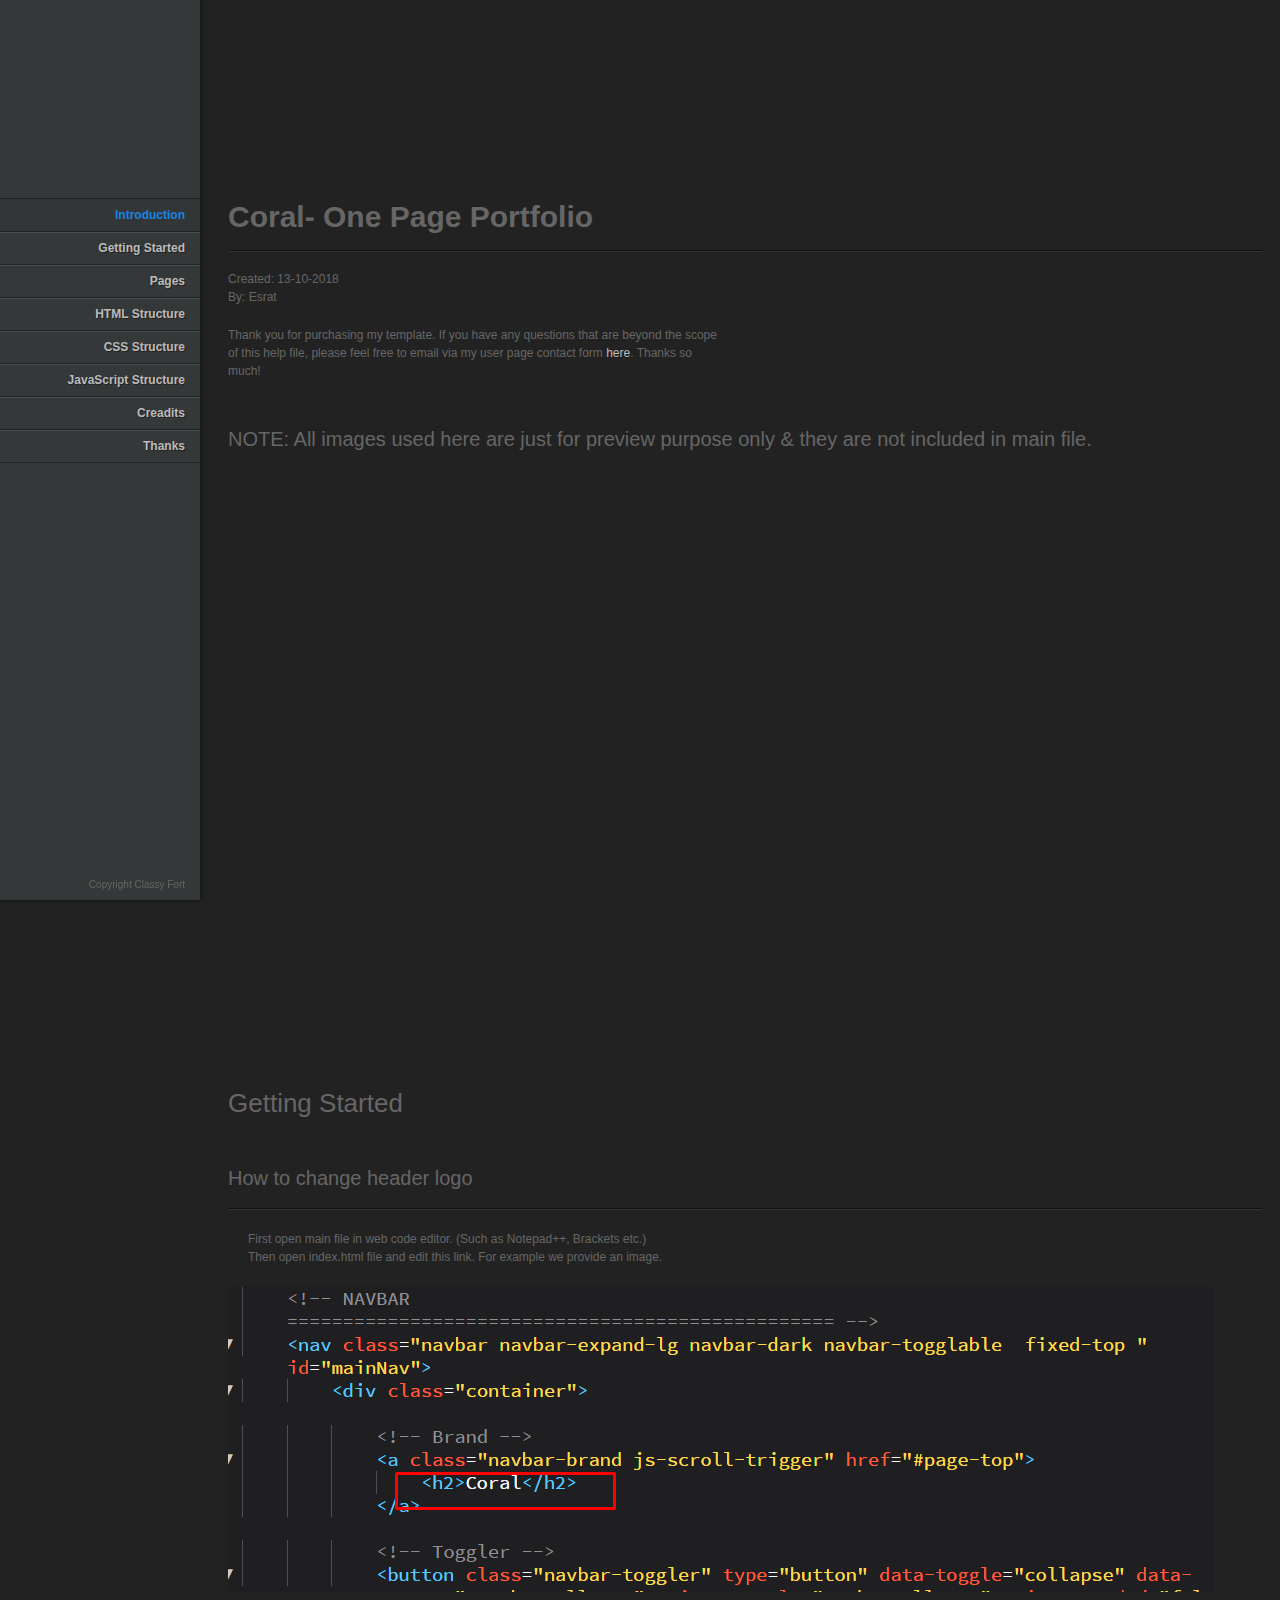
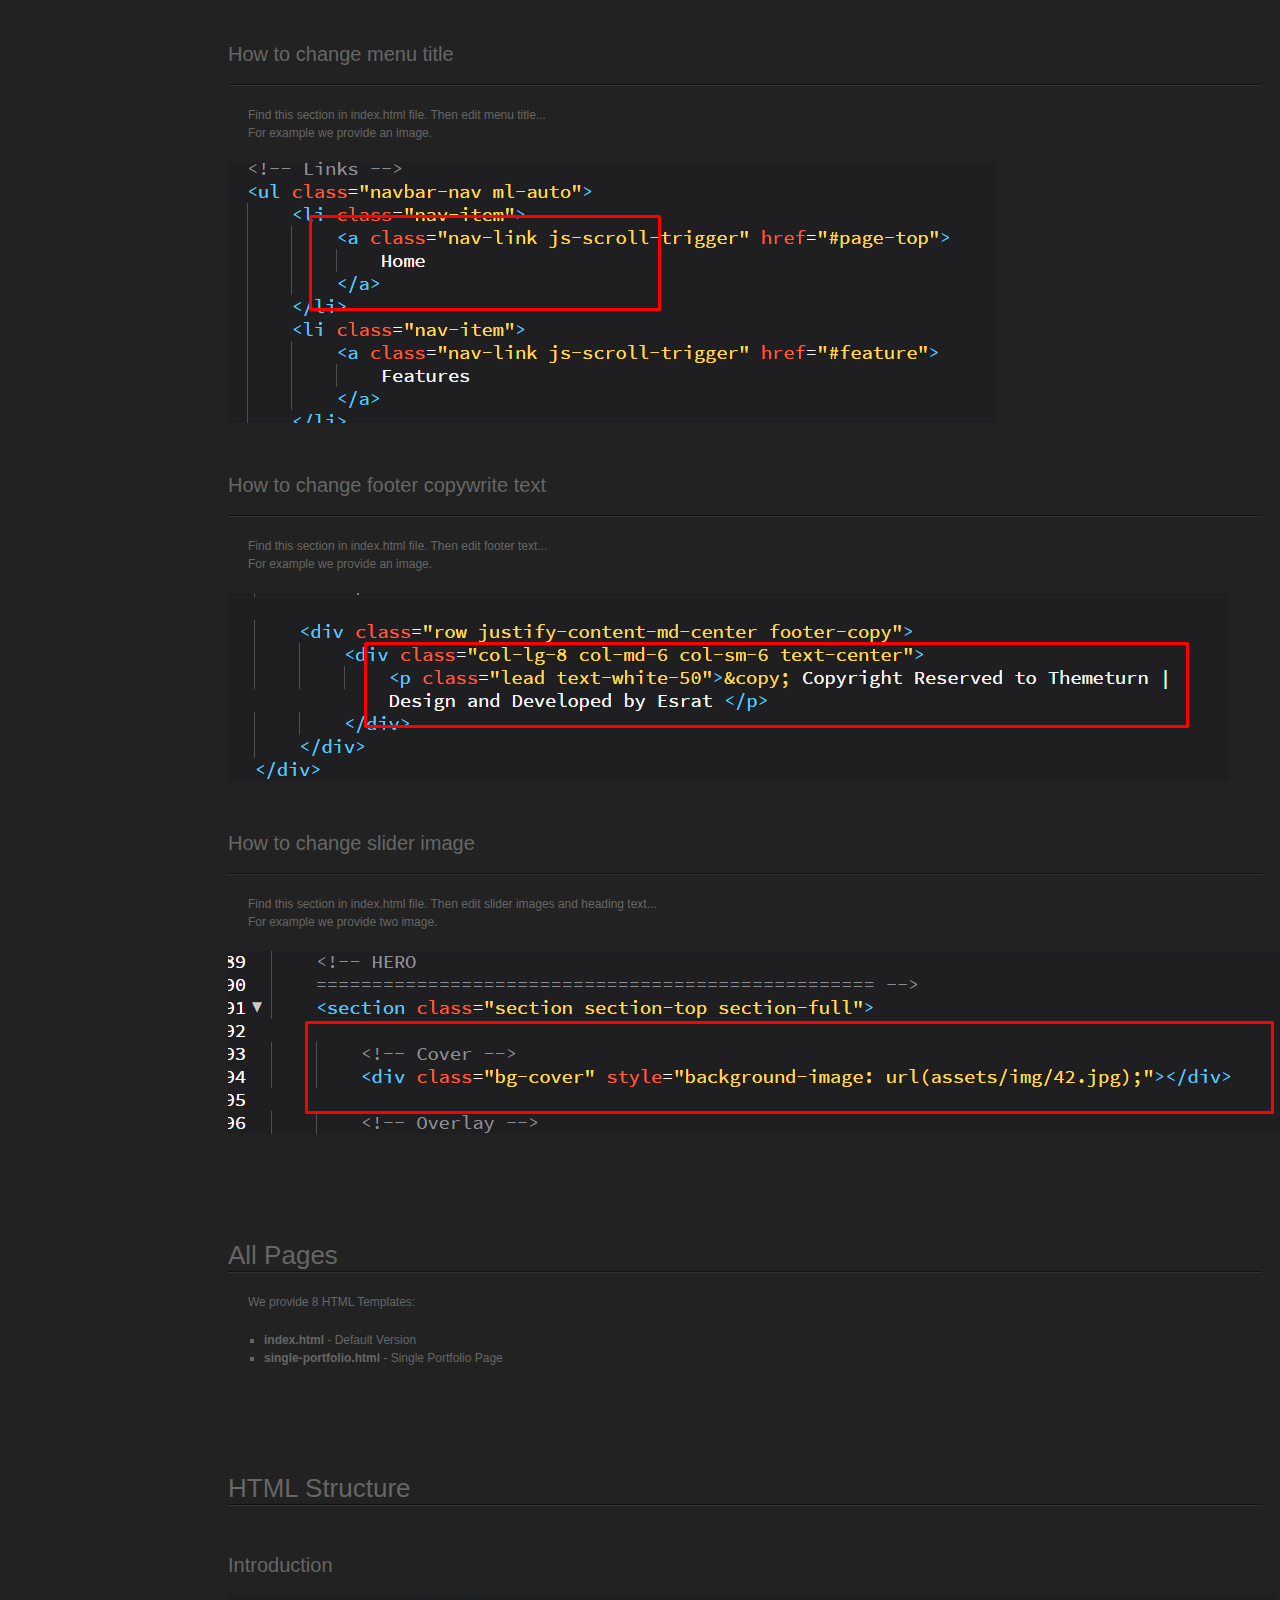
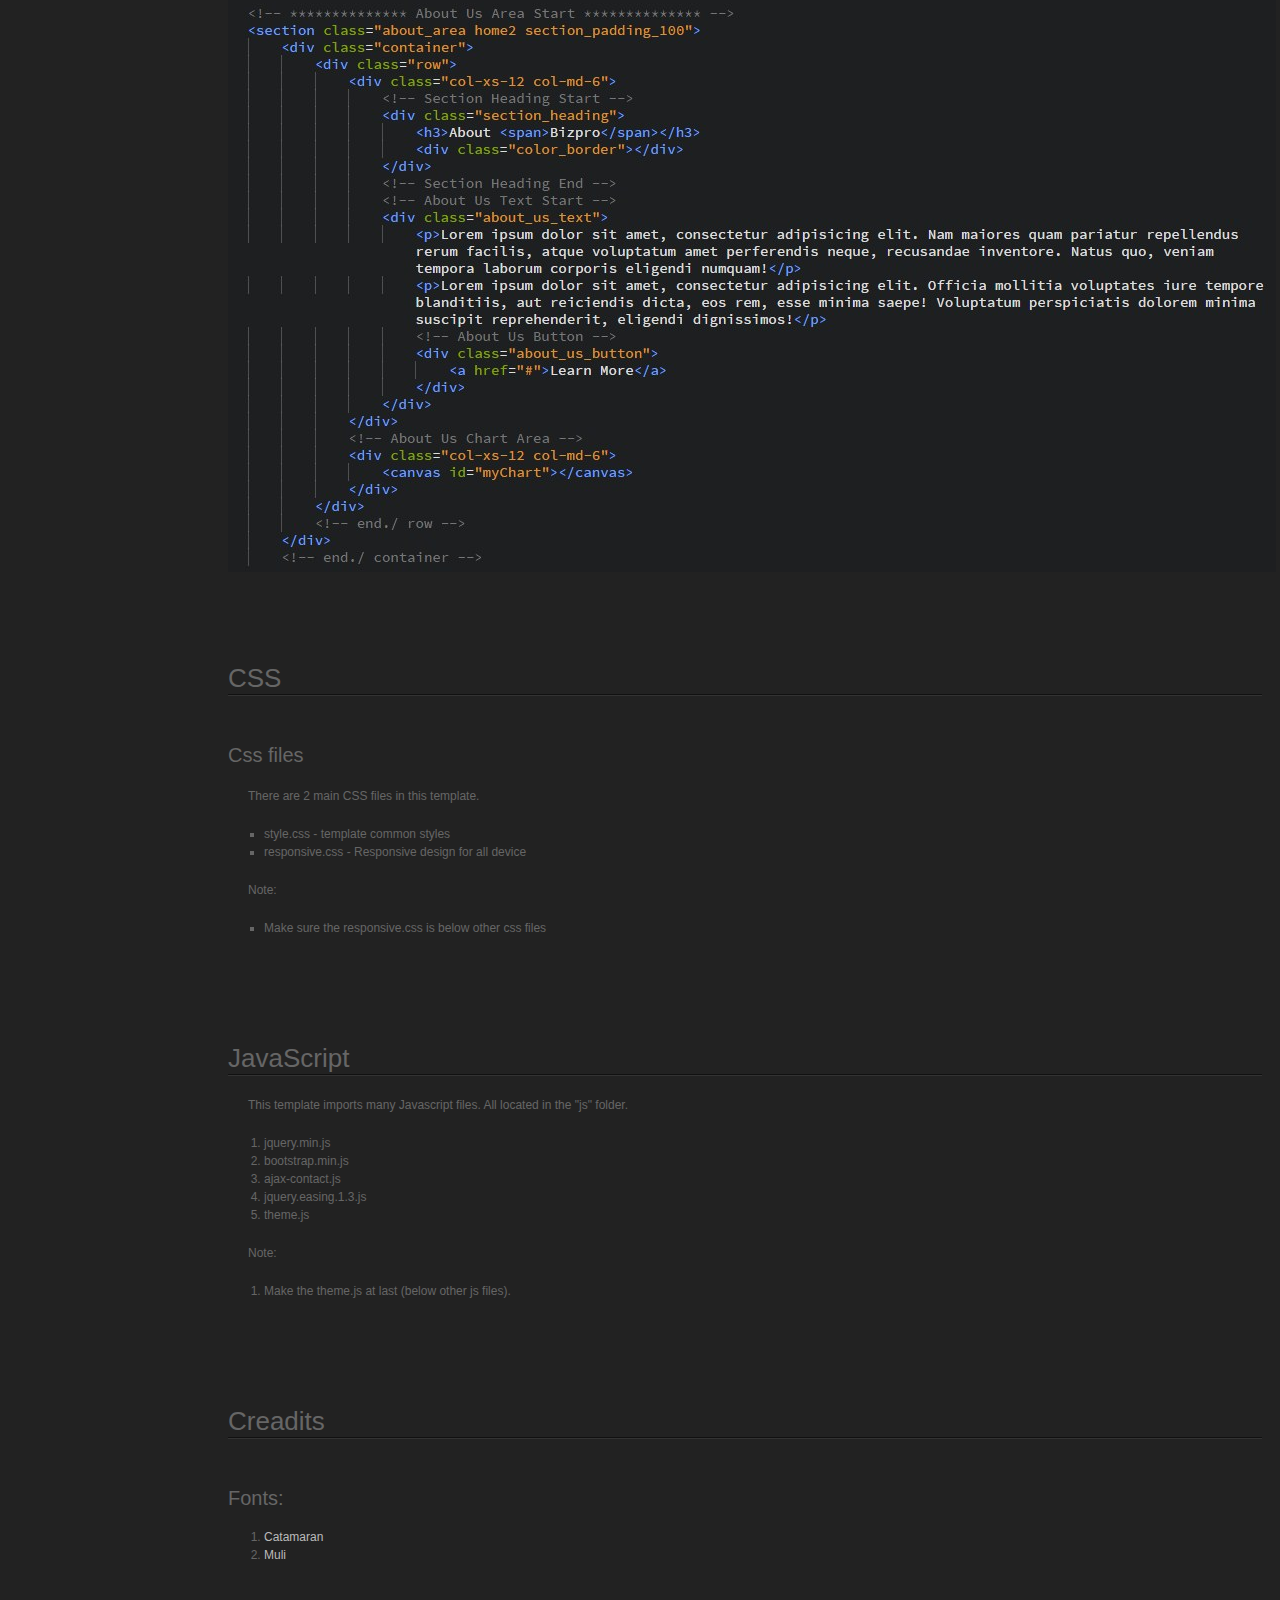
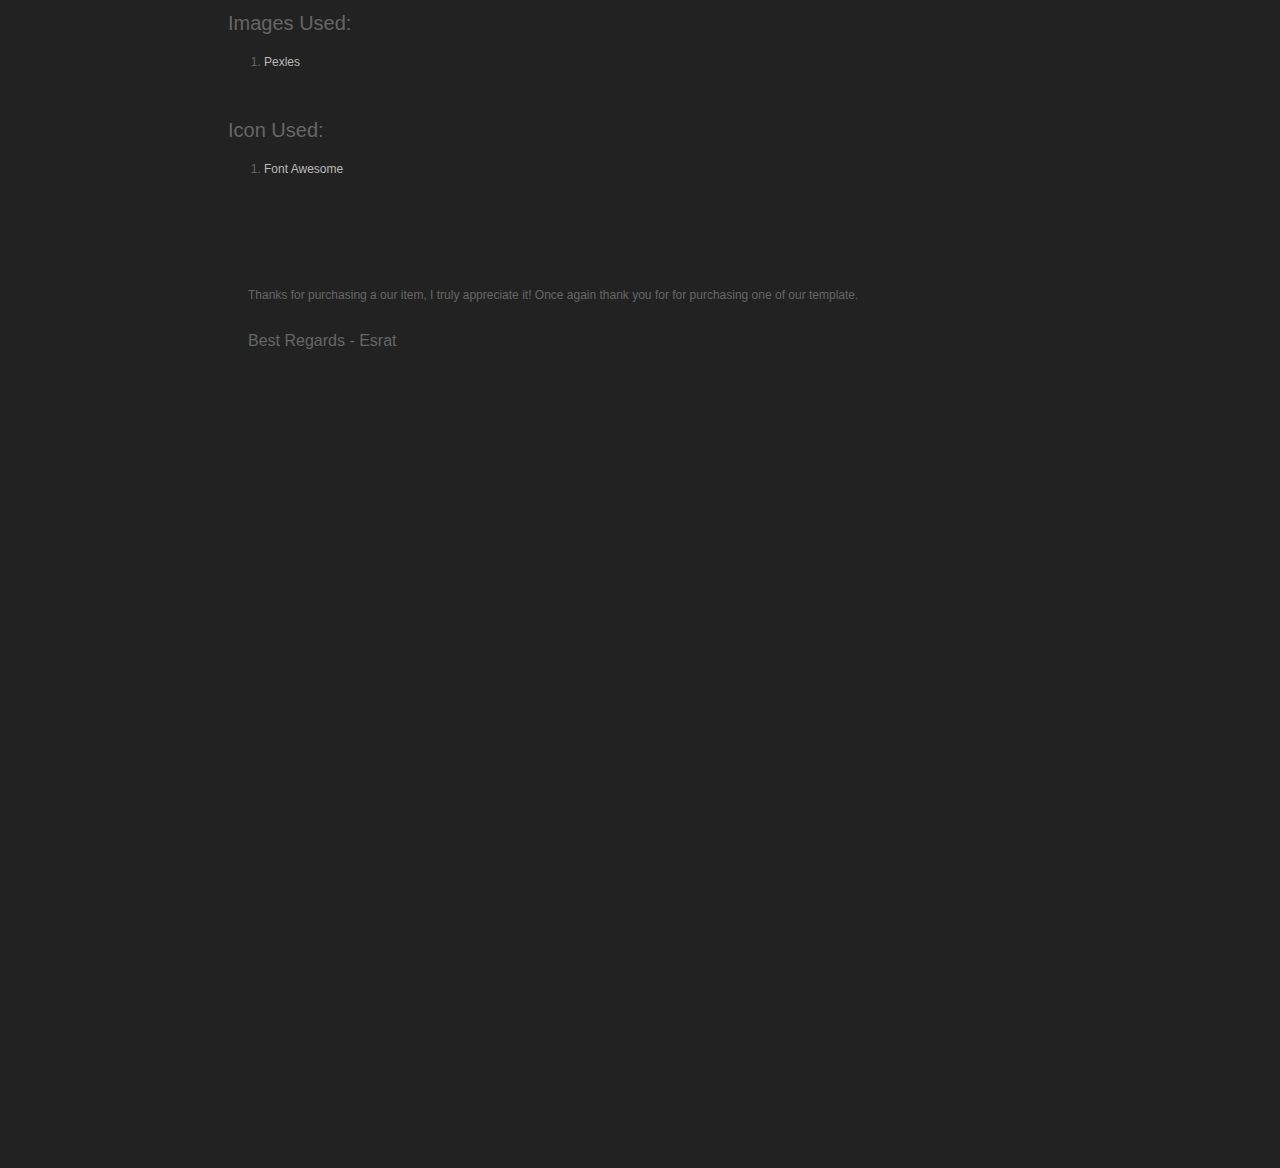
<file: documentation/index.html>
<!DOCTYPE html>
<html lang="en-us">

<head>
    <meta charset="utf-8">
    <meta name="description" content="">
    <meta http-equiv="X-UA-Compatible" content="IE=edge">
    <meta name="viewport" content="width=device-width, initial-scale=1.0">

    <title>Coral | Documentation </title>

    <link rel="stylesheet" href="assets/css/documenter_style.css">
    <script src="assets/js/jquery.js"></script>
    <script src="assets/js/jquery.scrollTo.js"></script>
    <script src="assets/js/jquery.easing.js"></script>

    <script>
        document.createElement('section');
        var duration = '500',
            easing = 'swing';
    </script>
    <script src="assets/js/script.js"></script>

    <style>
        html {
            background-color: #222222;
            color: #666666;
        }
        
        ::-moz-selection {
            background: #204E5E;
            color: #ccc;
        }
        
        ::selection {
            background: #204E5E;
            color: #ccc;
        }
        
        #documenter_sidebar #documenter_logo {
            background-image: url();
        }
        
        a {
            color: #BBBBBB;
        }
        
        .btn {
            color: #666;
            border-color: #666;
        }
        
        .btn-primary:hover,
        .btn-primary:active,
        .btn-primary.active,
        .btn-primary.disabled,
        .btn-primary[disabled] {}
        
        hr {
            border-top: 1px solid #111111;
            border-bottom: 1px solid #333333;
        }
        
        #documenter_sidebar,
        #documenter_sidebar ul a {
            background-color: #343838;
            color: #222222;
        }
        
        #documenter_sidebar ul a {
            -webkit-text-shadow: 1px 1px 0px #222222;
            -moz-text-shadow: 1px 1px 0px #222222;
            text-shadow: 1px 1px 0px #222222;
        }
        
        #documenter_sidebar ul {
            border-top: 1px solid #212424;
        }
        
        #documenter_sidebar ul a {
            border-top: 1px solid #494F4F;
            border-bottom: 1px solid #212424;
            color: #BBBBBB;
        }
        
        #documenter_sidebar ul a:hover {
            background: #333636;
            color: rgb(22, 133, 228);
            border-top: 1px solid #333636;
        }
        
        #documenter_sidebar ul a.current {
            background: #333636;
            color: rgb(22, 133, 228);
            border-top: 1px solid #333636;
        }
        
        #documenter_copyright {
            display: block !important;
            visibility: visible !important;
            color: #666;
        }
        
        #documenter_copyright a {
            color: #666;
        }
        
        #documenter_content h4 {
            margin: 48px 0 18px;
        }
        
        #documenter_content h5,
        #documenter_content h6 {
            margin: 28px 0 18px 20px;
        }
        
        .prettyprint.linenums {
            margin-left: 20px;
        }
        
        img.main {
            margin-left: 20px;
        }
        
        #documenter_content p {
            margin: 20px 0 20px 20px;
        }
        
        ol.linenums li {
            text-shadow: 0 1px 0 #111;
        }
        
        .prettyprint.linenums {
            -webkit-box-shadow: inset 30px 0 0 #444, inset 31px 0 0 #444;
            -moz-box-shadow: inset 30px 0 0 #444, inset 31px 0 0 #444;
            box-shadow: inset 30px 0 0 #444, inset 31px 0 0 #444;
        }
        
        .prettyprint {
            background-color: #222;
            border: 1px solid #444;
        }
        
        .pln {
            color: #999;
        }
        
        .kwd,
        .linenums .tag {
            color: #2B48A7;
        }
    </style>

</head>

<body>
    <div id="documenter_sidebar">
        <a href="#documenter_cover" id="documenter_logo"></a>

        <ul id="documenter_nav">
            <li><a class="current" href="#documenter_cover">Introduction</a></li>
            <li><a class="current" href="#get_start">Getting Started</a></li>
            <li><a href="#pages">Pages</a></li>
            <li><a href="#html_structure" title="HTML Structure">HTML Structure</a></li>
            <li><a href="#css_files_and_structure" title="CSS Files and Structure">CSS Structure</a></li>
            <li><a href="#javascript" title="JavaScript">JavaScript Structure</a></li>
            <li><a href="#creadits" title="JavaScript">Creadits</a></li>
            <li><a href="#help_support" title="Thanks">Thanks</a></li>

        </ul>
        <div id="documenter_copyright">Copyright <a href="#" target="_blank">Classy Fort</a>
        </div>
    </div>


    <div id="documenter_content">


        <section id="documenter_cover">
            <h1>Coral- One Page Portfolio</h1>
            <hr>
            <ul>
                <li>Created: 13-10-2018</li>
                <li>By: Esrat</li>
            </ul>
            <p style="margin-left:0">Thank you for purchasing my template. If you have any questions that are beyond the scope of this help file, please feel free to email via my user page contact form <a href="https://themeforest.net/user/themeturn">here</a>. Thanks so much!</p>
            <h4>NOTE: All images used here are just for preview purpose only &amp; they are not included in main file.</h4>
        </section>

        <section id="get_start">
            <h3>Getting Started</h3>
            <div class="single_part">
                <h4>How to change header logo</h4>
                <hr>
                <p>First open main file in web code editor. (Such as Notepad++, Brackets etc.)
                    <br> Then open index.html file and edit this link. For example we provide an image.</p>
                <img src="assets/images/logo.png" alt="" class="img-responsive">
            </div>
            <div class="single_part">
                <h4>How to change menu title</h4>
                <hr>
                <p>Find this section in index.html file. Then edit menu title...
                    <br>For example we provide an image.</p>
                <img src="assets/images/menu.jpg" alt="" class="img-responsive">
            </div>
            <div class="single_part">
                <h4>How to change footer copywrite text</h4>
                <hr>
                <p>Find this section in index.html file. Then edit footer text...
                    <br> For example we provide an image.</p>
                <img src="assets/images/footer.jpg" alt="" class="img-responsive">
            </div>
            <div class="single_part">
                <h4>How to change slider image</h4>
                <hr>
                <p>Find this section in index.html file. Then edit slider images and heading text...
                    <br>For example we provide two image.</p>
                <img src="assets/images/slider-1.jpg" alt="" class="img-responsive">
                <div class="padding" style="padding-top: 15px;"></div>
            </div>
        </section>

        <section id="pages">
            <h3>All Pages</h3>
            <hr class="notop">
            <p>We provide 8 HTML Templates:</p>
            <ul>
                <li><strong>index.html</strong> - Default  Version</li>
                <li><strong>single-portfolio.html</strong> - Single Portfolio Page</li>
                
            </ul>
        </section>

        <section id="html_structure">
            <div class="page-header">
                <h3>HTML Structure</h3>
                <hr class="notop">
            </div>

            <h4>Introduction</h4>
            <img src="assets/images/html.jpg" alt="">
        </section>

        <section id="css_files_and_structure">
            <div class="page-header">
                <h3>CSS</h3>
                <hr class="notop">
            </div>

            <h4>Css files</h4>
            <p>There are 2 main CSS files in this template.</p>
            <ul>
                <li>style.css - template common styles</li>
                <li>responsive.css - Responsive design for all device</li>
            </ul>
            <p>Note:</p>
            <ul>
                <li>Make sure the responsive.css is below other css files</li>
            </ul>
        </section>

        <section id="javascript">
            <div class="page-header">
                <h3>JavaScript</h3>
                <hr class="notop">
            </div>
            <p>This template imports many Javascript files. All located in the "<span class="file">js</span>" folder.</p>
            <ol>
                <li>jquery.min.js</li>
                <li>bootstrap.min.js</li>
                <li>ajax-contact.js</li>
                <li>jquery.easing.1.3.js</li>
                <li>theme.js</li>
            </ol>
            <p>Note:</p>
            <ol>
                <li>
                    Make the theme.js at last (below other js files).
                </li>
            </ol>
        </section>

        <section id="creadits">
            <div class="page-header">
                <h3>Creadits</h3>
                <hr class="notop">
            </div>

            <h4>Fonts:</h4>
            <ol>
                <li><a href="https://fonts.google.com">Catamaran</a></li>
                <li><a href="https://fonts.google.com">Muli</a></li>
            </ol>

            <h4>Images Used:</h4>
            <ol>
                <li><a href="https://www.pexels.com/">Pexles</a></li>
            </ol>

            <h4>Icon Used:</h4>
            <ol>
                <li><a href="http://fontawesome.com/">Font Awesome</a></li>
            </ol>
        </section>

        <section id="help_support">
            <div>
                <p>Thanks for purchasing a our item, I truly appreciate it! Once again thank you for for purchasing one of our template.</p>
                <h5>Best Regards - Esrat</h5>
            </div>
        </section>
    </div>
</body>

</html>
</file>
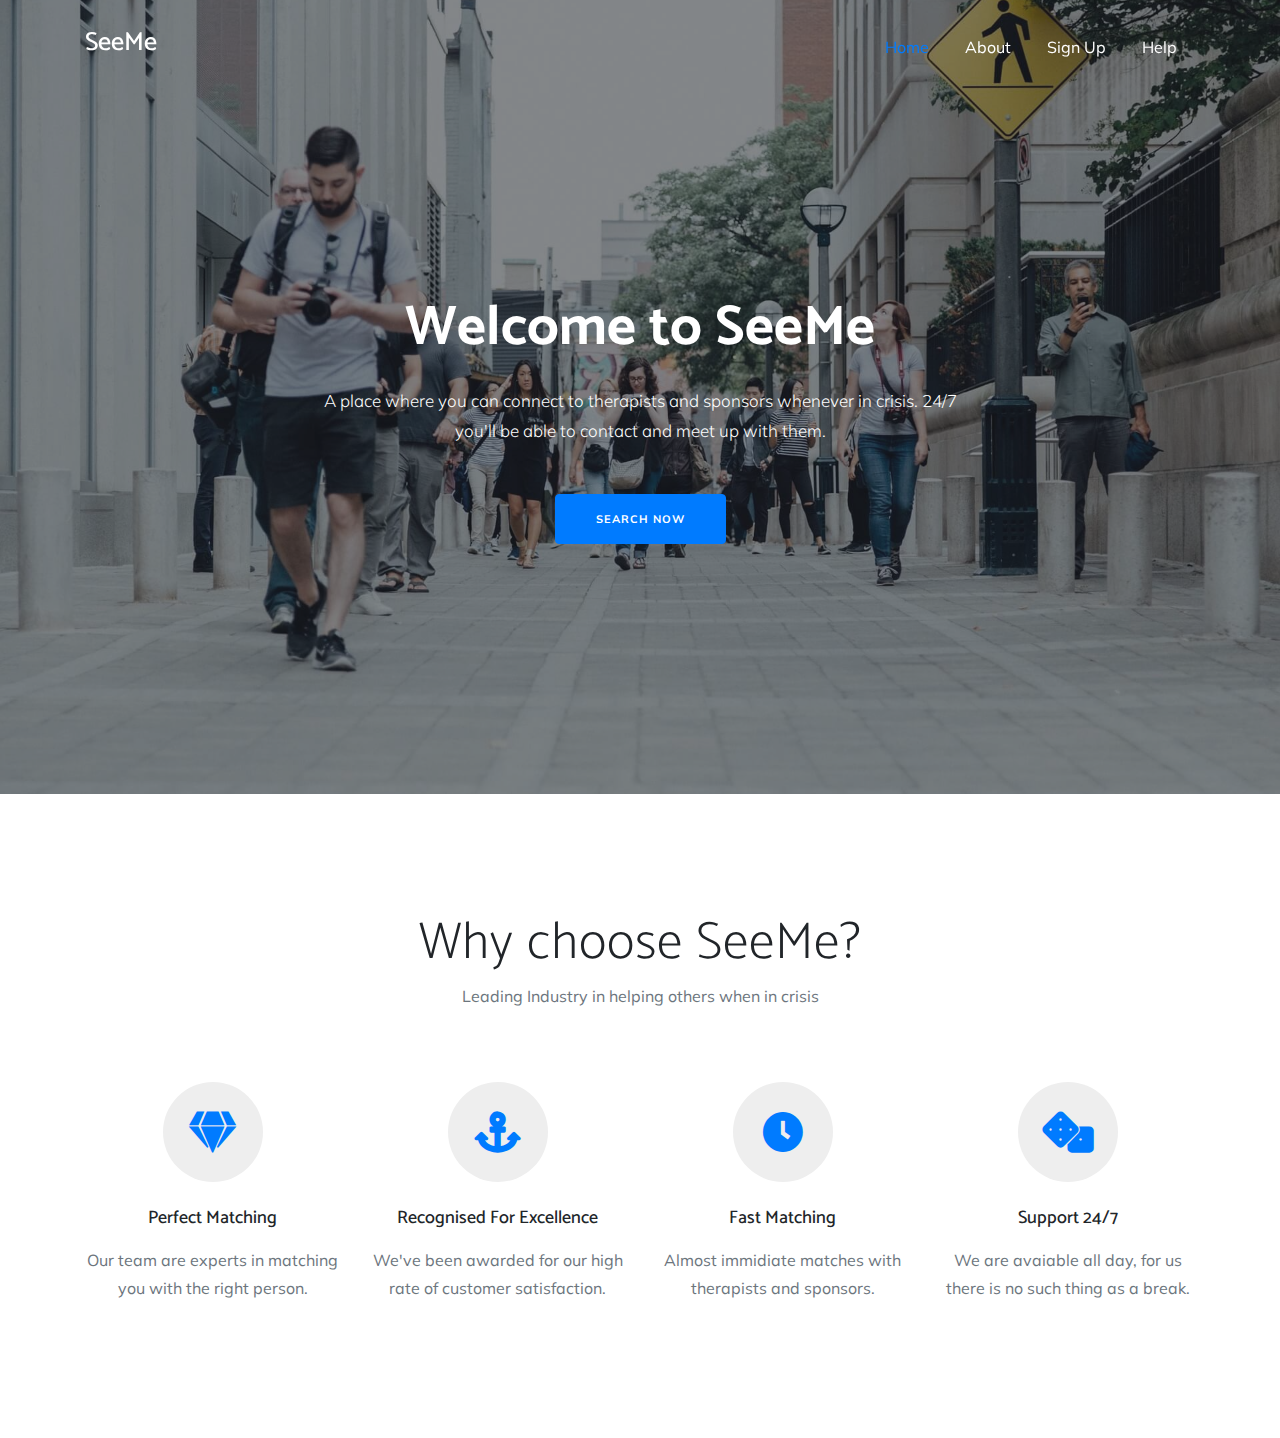
<file: File/index.html>
<!doctype html>
<html lang="en">

<head>
    <!-- Required meta tags -->
    <meta charset="utf-8">
    <meta name="viewport" content="width=device-width, initial-scale=1, shrink-to-fit=no">

    <meta name="description" content="Coral - Onepage portfolio Template">
    <meta name="author" content="esrat">

    <!-- Fontawseom Icon CSS -->
    <link rel="stylesheet" href="assets/css/all.css">

    <!-- Theme CSS -->
    <link rel="stylesheet" href="assets/css/bootstrap.min.css">
    <link rel="stylesheet" href="assets/css/style.css">
    <link rel="stylesheet" href="assets/css/responsive.css">
    <link rel="shortcut icon" type="image/x-icon" href="/Users/nataliesurielx3/Documents/GitHub/Hackathon/techHER2019/File/assets/img/modern.jpg" />

    <title>SeeMe: ...</title>
</head>

<body id="page-top">

    <!-- NAVBAR
    ================================================= -->
    <nav class="navbar navbar-expand-lg navbar-dark navbar-togglable  fixed-top " id="mainNav">
        <div class="container">

            <!-- Brand -->
            <a class="navbar-brand js-scroll-trigger" href="#page-top">
                <h2>SeeMe</h2>
            </a>

            <!-- Toggler -->
            <button class="navbar-toggler" type="button" data-toggle="collapse" data-target="#navbarCollapse" aria-controls="navbarCollapse" aria-expanded="false" aria-label="Toggle navigation">
                <span class="navbar-toggler-icon-bar">
                    <i class="fa fa-bars"></i>
                </span>
            </button>




            <!-- Collapse -->
            <div class="collapse navbar-collapse" id="navbarCollapse">
                <!-- Links -->
                <ul class="navbar-nav ml-auto">
                    <li class="nav-item">
                        <a class="nav-link js-scroll-trigger" href="#page-top">
                            Home
                        </a>
                    </li>
                    <li class="nav-item">
                        <a class="nav-link js-scroll-trigger" href="#feature">
                            About
                        </a>
                    </li>
                    <li class="nav-item">
                        <a class="nav-link js-scroll-trigger" href="/SignUp/index.html">
                            Sign Up
                        </a>
                    </li>
                    <li class="nav-item">
                        <a class="nav-link js-scroll-trigger" href="#service">
                            Help
                        </a>
                    </li>
                </ul>
            </div>
            <!-- / .navbar-collapse -->
        </div>
        <!-- / .container -->
    </nav>

    <!-- HERO
    ================================================== -->
    <section class="section section-top section-full">

        <!-- Cover -->
        <div class="bg-cover" style="background-image: url(assets/img/56.jpg);"></div>

        <!-- Overlay -->
        <div class="bg-overlay"></div>
        <!-- Content -->
        <div class="container">
            <div class="row justify-content-center align-items-center">
                <div class="col-md-10 col-lg-7 ">
                    <div class="banner-content">
                        <!-- Preheading -->
                        <!-- <p class="text-white text-uppercase text-center text-xs">
                            Meet <span>John Doe</span>
                        </p> -->

                        <!-- Heading -->
                        <h1 class="text-white text-center mb-4 display-4 font-weight-bold">
                           Welcome to SeeMe 
                        </h1>

                        <!-- Subheading -->
                        <p class="lead text-white text-center mb-5">
                            A place where you can connect to therapists and sponsors whenever in crisis. 24/7 you'll be able to contact and meet up with them.
                        </p>

                        <!-- Button -->
                        <p class="text-center mb-0" >
                            <a href="/listing/index.html" class="btn btn-primary ">
                                Search Now
                            </a>
                        </p>
                    </div>
                </div>
            </div>
            <!-- / .row -->
        </div>
        <!-- / .container -->
    </section>

    <!-- SECTIONS
    ================================================== -->
    <!-- PAGES
    ================================================== -->

    <!-- FEATURES
    ================================================== -->
    <section class="section" id="feature">
        <div class="container">
            <div class="row justify-content-center mb-4">
                <div class="col-md-8 col-lg-6 text-center">

                    <!-- Heading -->
                    <h2 class="lg-title mb-2">
                        Why choose SeeMe?
                    </h2>

                    <!-- Subheading -->
                    <p class="mb-5 ">
                        Leading Industry in helping others when in crisis
                    </p>

                </div>
            </div>
            <!-- / .row -->

            <div class="row justy-content-center">
                <div class="col-lg-3 col-md-6">
                    <div class="text-center feature-block">
                        <div class="feature-icon-block mb-4">
                            <i class="fa fa-gem"></i>
                        </div>
                        <h4 class="mb-3 ">Perfect Matching</h4>
                        <p>Our team are experts in matching you with the right person.</p>
                    </div>
                </div>

                <div class="col-lg-3 col-md-6">
                    <div class="text-center feature-block">
                        <div class="feature-icon-block mb-4">
                            <i class="fa fa-anchor"></i>
                        </div>
                        <h4 class="mb-3">Recognised for excellence</h4>
                        <p>We've been awarded for our high rate of customer satisfaction.</p>
                    </div>
                </div>

                <div class="col-lg-3 col-md-6">
                    <div class="text-center feature-block">
                        <div class="feature-icon-block mb-4">
                            <i class="fa fa-clock"></i>
                        </div>
                        <h4 class="mb-3">Fast Matching</h4>
                        <p>Almost immidiate matches with therapists and sponsors.</p>
                    </div>
                </div>

                <div class="col-lg-3 col-md-6">
                    <div class="text-center feature-block">
                        <div class="feature-icon-block mb-4">
                            <i class="fa fa-dice"></i>
                        </div>
                        <h4 class="mb-3">Support 24/7</h4>
                        <p>We are avaiable all day, for us there is no such thing as a break.</p>
                    </div>
                </div>
            </div>
        </div>
        <!-- / .container -->
    </section>


    <script src="https://static.landbot.io/landbot-widget/landbot-widget-1.0.0.js"></script>
    <script>
     var myLandbotLivechat = new LandbotLivechat({
       index: 'https://landbot.io/u/H-174683-NSTNWKIEPS3Z3RCV/index.html',
     });
    </script>
    <script>
     // Show a proactive message after 4 seconds
     setTimeout(() => {
       myLandbotLivechat.sendProactive("Hello there!");
     }, 4000);
    </script>
    

    <!-- JAVASCRIPT
    ================================================== -->
    <!-- Global JS -->
    <script src="assets/libs/jquery/jquery.min.js"></script>
    <script src="assets/libs/bootstrap/bootstrap.bundle.min.js"></script>

    <!-- Plugin JavaScript -->
    <script src="assets/js/jquery.easing.min.js"></script>
    <script src="assets/js/ajax-contact.js"></script>

    <!-- Theme JS -->
    <script src="assets/js/theme.js"></script>

</body>

</html>
</file>
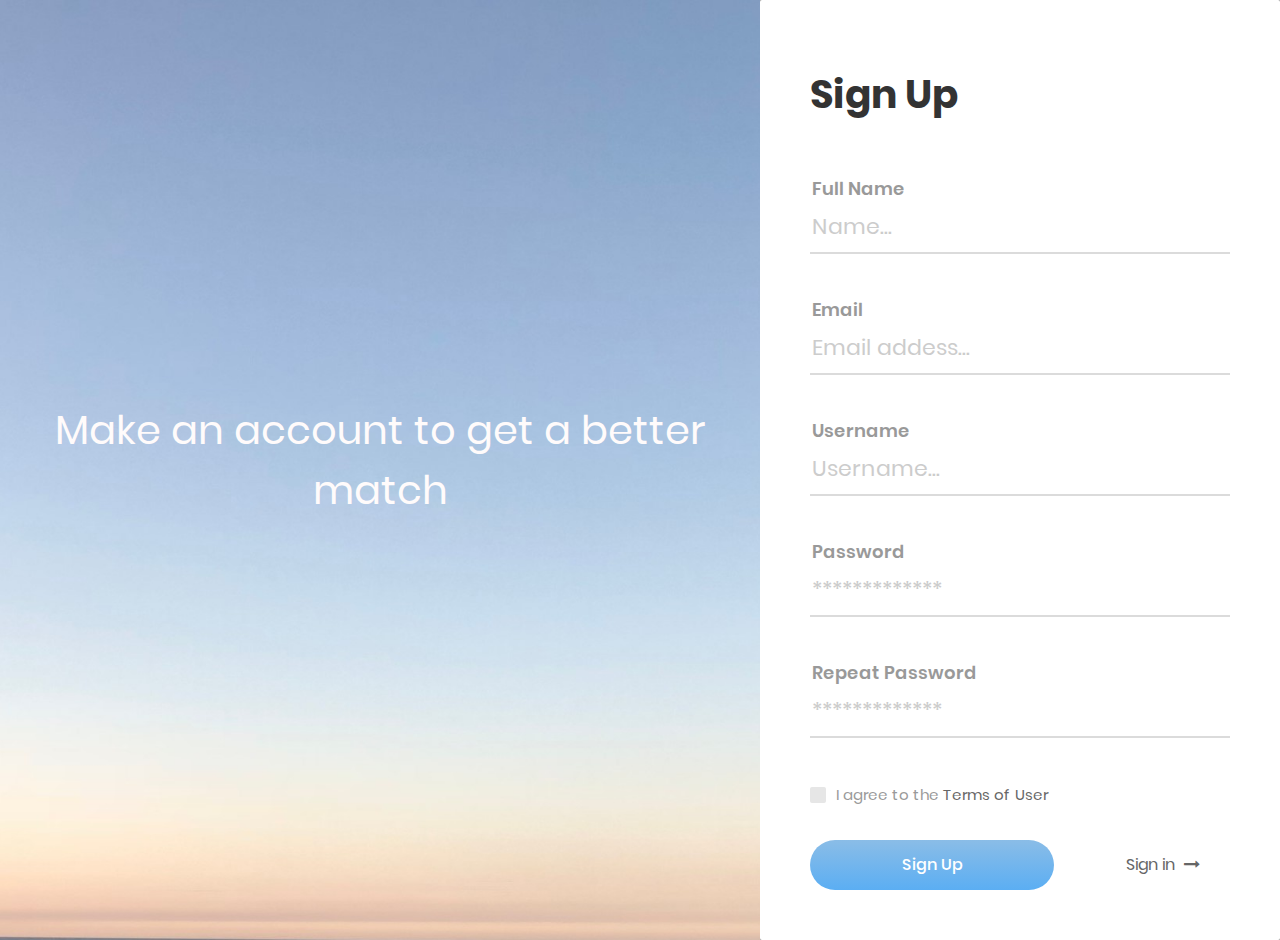
<file: SignUp/index.html>
<!DOCTYPE html>
<html lang="en">

<head>

	
	<title>Login V13</title>
	<meta charset="UTF-8">
	<meta name="viewport" content="width=device-width, initial-scale=1">
	<!--===============================================================================================-->
	<link rel="icon" type="image/png" href="images/icons/favicon.ico" />
	<!--===============================================================================================-->
	<link rel="stylesheet" type="text/css" href="vendor/bootstrap/css/bootstrap.min.css">
	<!--===============================================================================================-->
	<link rel="stylesheet" type="text/css" href="fonts/font-awesome-4.7.0/css/font-awesome.min.css">
	<!--===============================================================================================-->
	<link rel="stylesheet" type="text/css" href="fonts/Linearicons-Free-v1.0.0/icon-font.min.css">
	<!--===============================================================================================-->
	<link rel="stylesheet" type="text/css" href="fonts/iconic/css/material-design-iconic-font.min.css">
	<!--===============================================================================================-->
	<link rel="stylesheet" type="text/css" href="vendor/animate/animate.css">
	<!--===============================================================================================-->
	<link rel="stylesheet" type="text/css" href="vendor/css-hamburgers/hamburgers.min.css">
	<!--===============================================================================================-->
	<link rel="stylesheet" type="text/css" href="vendor/animsition/css/animsition.min.css">
	<!--===============================================================================================-->
	<link rel="stylesheet" type="text/css" href="vendor/select2/select2.min.css">
	<!--===============================================================================================-->
	<link rel="stylesheet" type="text/css" href="vendor/daterangepicker/daterangepicker.css">
	<!--===============================================================================================-->
	<link rel="stylesheet" type="text/css" href="css/util.css">
	<link rel="stylesheet" type="text/css" href="css/main.css">
	<!--===============================================================================================-->
</head>

<body style="background-color: #999999;">

	<div class="limiter">
		<div class="container-login100">
			<div class="login100-more" style="background-image: url('images/bg-01.jpg');">


				<div class="sign-in">Make an account to get a better match</div>
				

			

		</div>
		<div class="wrap-login100 p-l-50 p-r-50 p-t-72 p-b-50">
			<form class="login100-form validate-form">
				<span class="login100-form-title p-b-59">
					Sign Up
				</span>

				<div class="wrap-input100 validate-input" data-validate="Name is required">
					<span class="label-input100">Full Name</span>
					<input class="input100" type="text" name="name" placeholder="Name...">
					<span class="focus-input100"></span>
				</div>

				<div class="wrap-input100 validate-input" data-validate="Valid email is required: ex@abc.xyz">
					<span class="label-input100">Email</span>
					<input class="input100" type="text" name="email" placeholder="Email addess...">
					<span class="focus-input100"></span>
				</div>

				<div class="wrap-input100 validate-input" data-validate="Username is required">
					<span class="label-input100">Username</span>
					<input class="input100" type="text" name="username" placeholder="Username...">
					<span class="focus-input100"></span>
				</div>

				<div class="wrap-input100 validate-input" data-validate="Password is required">
					<span class="label-input100">Password</span>
					<input class="input100" type="text" name="pass" placeholder="*************">
					<span class="focus-input100"></span>
				</div>

				<div class="wrap-input100 validate-input" data-validate="Repeat Password is required">
					<span class="label-input100">Repeat Password</span>
					<input class="input100" type="text" name="repeat-pass" placeholder="*************">
					<span class="focus-input100"></span>
				</div>

				<div class="flex-m w-full p-b-33">
					<div class="contact100-form-checkbox">
						<input class="input-checkbox100" id="ckb1" type="checkbox" name="remember-me">
						<label class="label-checkbox100" for="ckb1">
							<span class="txt1">
								I agree to the
								<a href="#" class="txt2 hov1">
									Terms of User
								</a>
							</span>
						</label>
					</div>


				</div>

				<div class="container-login100-form-btn">
					<div class="wrap-login100-form-btn">
						<div class="login100-form-bgbtn"></div>
						<button class="login100-form-btn">
							Sign Up
						</button>
					</div>

					<a href="#" class="dis-block txt3 hov1 p-r-30 p-t-10 p-b-10 p-l-30">
						Sign in
						<i class="fa fa-long-arrow-right m-l-5"></i>
					</a>
				</div>
			</form>
		</div>
	</div>
	</div>

	<!--===============================================================================================-->
	<script src="vendor/jquery/jquery-3.2.1.min.js"></script>
	<!--===============================================================================================-->
	<script src="vendor/animsition/js/animsition.min.js"></script>
	<!--===============================================================================================-->
	<script src="vendor/bootstrap/js/popper.js"></script>
	<script src="vendor/bootstrap/js/bootstrap.min.js"></script>
	<!--===============================================================================================-->
	<script src="vendor/select2/select2.min.js"></script>
	<!--===============================================================================================-->
	<script src="vendor/daterangepicker/moment.min.js"></script>
	<script src="vendor/daterangepicker/daterangepicker.js"></script>
	<!--===============================================================================================-->
	<script src="vendor/countdowntime/countdowntime.js"></script>
	<!--===============================================================================================-->
	<script src="js/main.js"></script>

</body>

</html>
</file>
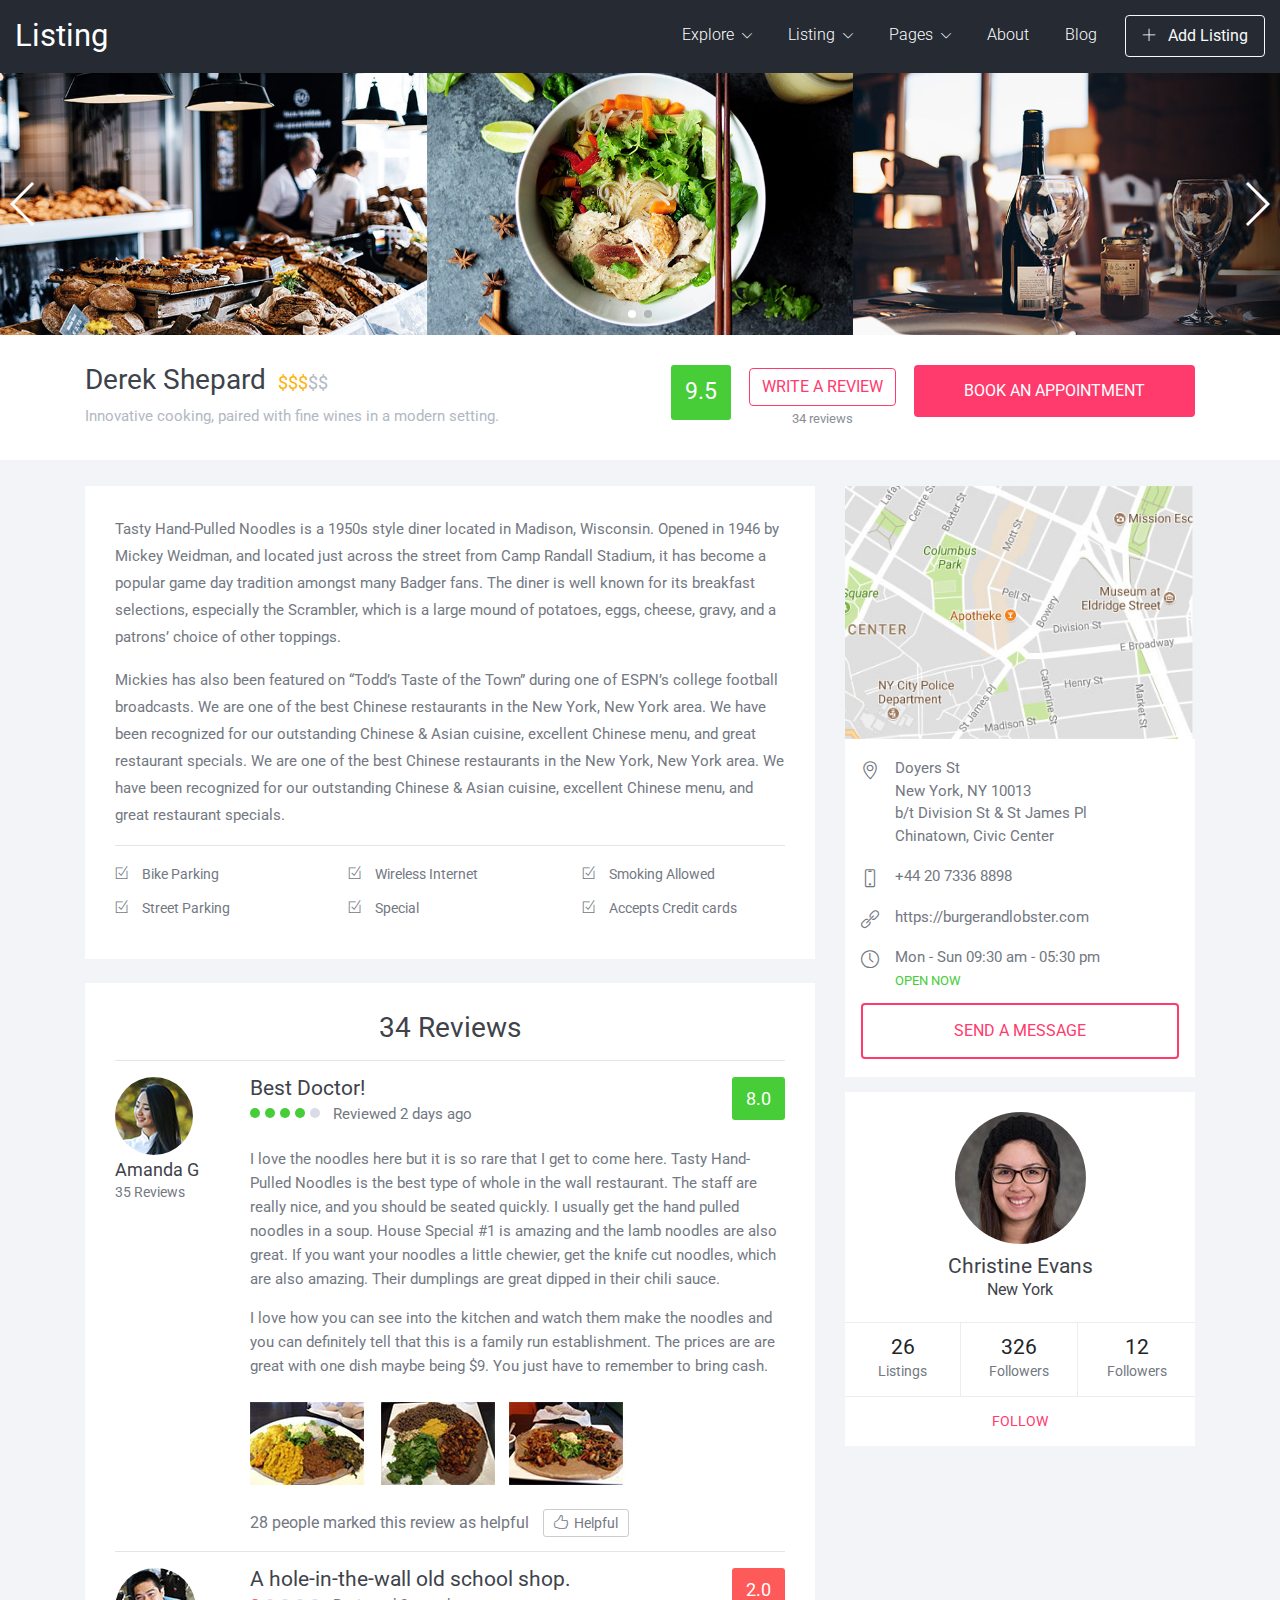
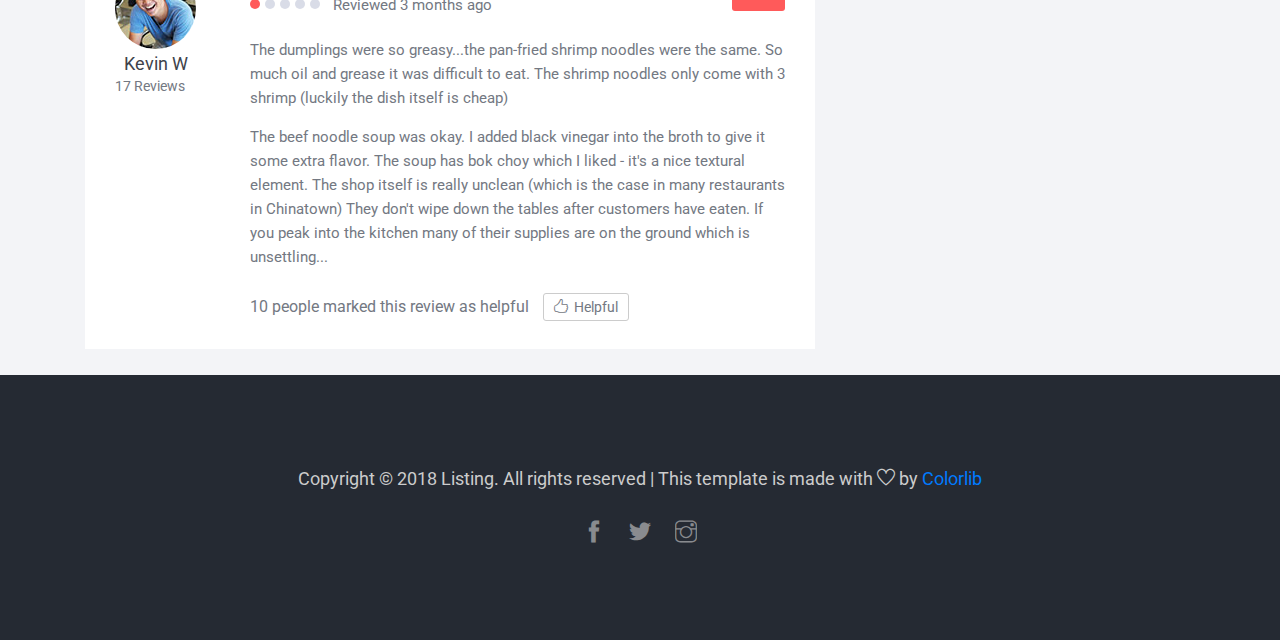
<file: listing/detail.html>
<!DOCTYPE html>
<html lang="en">

<head>
    <!-- Required meta tags -->
    <meta charset="utf-8">
    <meta http-equiv="X-UA-Compatible" content="IE=edge">
    <meta name="viewport" content="width=device-width, initial-scale=1, shrink-to-fit=no">
    <meta name="author" content="Colorlib">
    <meta name="description" content="#">
    <meta name="keywords" content="#">
    <!-- Favicons -->
    <link rel="shortcut icon" href="#">
    <!-- Page Title -->
    <title>Listing &amp; Directory Website Template</title>
    <!-- Bootstrap CSS -->
    <link rel="stylesheet" href="css/bootstrap.min.css">
    <!-- Google Fonts -->
    <link href="https://fonts.googleapis.com/css?family=Roboto:300,400,400i,500,700,900" rel="stylesheet">
    <!-- Simple line Icon -->
    <link rel="stylesheet" href="css/simple-line-icons.css">
    <!-- Themify Icon -->
    <link rel="stylesheet" href="css/themify-icons.css">
    <!-- Hover Effects -->
    <link rel="stylesheet" href="css/set1.css">
    <!-- Swipper Slider -->
    <link rel="stylesheet" href="css/swiper.min.css">
    <!-- Magnific Popup CSS -->
    <link rel="stylesheet" href="css/magnific-popup.css">
    <!-- Main CSS -->
    <link rel="stylesheet" href="css/style.css">
</head>

<body>
    <!--============================= HEADER =============================-->
    <div class="dark-bg sticky-top">
        <div class="container-fluid">
            <div class="row">
                <div class="col-md-12">
                    <nav class="navbar navbar-expand-lg navbar-light">
                        <a class="navbar-brand" href="index.html">Listing</a>
                        <button class="navbar-toggler" type="button" data-toggle="collapse" data-target="#navbarNavDropdown" aria-controls="navbarNavDropdown" aria-expanded="false" aria-label="Toggle navigation">
              <span class="icon-menu"></span>
            </button>
                        <div class="collapse navbar-collapse justify-content-end" id="navbarNavDropdown">
                            <ul class="navbar-nav">
                                <li class="nav-item dropdown">
                                    <a class="nav-link" href="#" id="navbarDropdownMenuLink" data-toggle="dropdown" aria-haspopup="true" aria-expanded="false">
                   Explore
                   <span class="icon-arrow-down"></span>
                 </a>
                                    <div class="dropdown-menu" aria-labelledby="navbarDropdownMenuLink">
                                        <a class="dropdown-item" href="#">Action</a>
                                        <a class="dropdown-item" href="#">Another action</a>
                                        <a class="dropdown-item" href="#">Something else here</a>
                                    </div>
                                </li>
                                <li class="nav-item dropdown">
                                    <a class="nav-link" href="#" id="navbarDropdownMenuLink1" data-toggle="dropdown" aria-haspopup="true" aria-expanded="false">
                  Listing
                  <span class="icon-arrow-down"></span>
                </a>
                                    <div class="dropdown-menu" aria-labelledby="navbarDropdownMenuLink">
                                        <a class="dropdown-item" href="#">Action</a>
                                        <a class="dropdown-item" href="#">Another action</a>
                                        <a class="dropdown-item" href="#">Something else here</a>
                                    </div>
                                </li>
                                <li class="nav-item dropdown">
                                    <a class="nav-link" href="#" id="navbarDropdownMenuLink2" data-toggle="dropdown" aria-haspopup="true" aria-expanded="false">
                  Pages
                  <span class="icon-arrow-down"></span>
                </a>
                                    <div class="dropdown-menu" aria-labelledby="navbarDropdownMenuLink">
                                        <a class="dropdown-item" href="#">Action</a>
                                        <a class="dropdown-item" href="#">Another action</a>
                                        <a class="dropdown-item" href="#">Something else here</a>
                                    </div>
                                </li>
                                <li class="nav-item active">
                                    <a class="nav-link" href="#">About</a>
                                </li>
                                <li class="nav-item">
                                    <a class="nav-link" href="#">Blog</a>
                                </li>
                                <li><a href="#" class="btn btn-outline-light top-btn"><span class="ti-plus"></span> Add Listing</a></li>
                            </ul>
                        </div>
                    </nav>
                </div>
            </div>
        </div>
    </div>
    <!--//END HEADER -->
    <!--============================= BOOKING =============================-->
    <div>
        <!-- Swiper -->
        <div class="swiper-container">
            <div class="swiper-wrapper">

                <div class="swiper-slide">
                    <a href="images/reserve-slide2.jpg" class="grid image-link">
                        <img src="images/reserve-slide2.jpg" class="img-fluid" alt="#">
                    </a>
                </div>
                <div class="swiper-slide">
                    <a href="images/reserve-slide1.jpg" class="grid image-link">
                        <img src="images/reserve-slide1.jpg" class="img-fluid" alt="#">
                    </a>
                </div>
                <div class="swiper-slide">
                    <a href="images/reserve-slide3.jpg" class="grid image-link">
                        <img src="images/reserve-slide3.jpg" class="img-fluid" alt="#">
                    </a>
                </div>
                <div class="swiper-slide">
                    <a href="images/reserve-slide1.jpg" class="grid image-link">
                        <img src="images/reserve-slide1.jpg" class="img-fluid" alt="#">
                    </a>
                </div>
                <div class="swiper-slide">
                    <a href="images/reserve-slide2.jpg" class="grid image-link">
                        <img src="images/reserve-slide2.jpg" class="img-fluid" alt="#">
                    </a>
                </div>
                <div class="swiper-slide">
                    <a href="images/reserve-slide3.jpg" class="grid image-link">
                        <img src="images/reserve-slide3.jpg" class="img-fluid" alt="#">
                    </a>
                </div>
            </div>
            <!-- Add Pagination -->
            <div class="swiper-pagination swiper-pagination-white"></div>
            <!-- Add Arrows -->
            <div class="swiper-button-next swiper-button-white"></div>
            <div class="swiper-button-prev swiper-button-white"></div>
        </div>
    </div>
    <!--//END BOOKING -->
    <!--============================= RESERVE A SEAT =============================-->
    <section class="reserve-block">
        <div class="container">
            <div class="row">
                <div class="col-md-6">
                    <h5>Derek Shepard</h5>
                    <p><span>$$$</span>$$</p>
                    <p class="reserve-description">Innovative cooking, paired with fine wines in a modern setting.</p>
                </div>
                <div class="col-md-6">
                    <div class="reserve-seat-block">
                        <div class="reserve-rating">
                            <span>9.5</span>
                        </div>
                        <div class="review-btn">
                            <a href="#" class="btn btn-outline-danger">WRITE A REVIEW</a>
                            <span>34 reviews</span>
                        </div>
                        <div class="reserve-btn">
                            <div class="featured-btn-wrap">
                                <a href="#" class="btn btn-danger">BOOK AN APPOINTMENT</a>
                            </div>
                        </div>
                    </div>
                </div>
            </div>
        </div>
    </section>
    <!--//END RESERVE A SEAT -->
    <!--============================= BOOKING DETAILS =============================-->
    <section class="light-bg booking-details_wrap">
        <div class="container">
            <div class="row">
                <div class="col-md-8 responsive-wrap">
                    <div class="booking-checkbox_wrap">
                        <div class="booking-checkbox">
                            <p>Tasty Hand-Pulled Noodles is a 1950s style diner located in Madison, Wisconsin. Opened in 1946 by Mickey Weidman, and located just across the street from Camp Randall Stadium, it has become a popular game day tradition amongst
                                many Badger fans. The diner is well known for its breakfast selections, especially the Scrambler, which is a large mound of potatoes, eggs, cheese, gravy, and a patrons’ choice of other toppings.</p>
                            <p>Mickies has also been featured on “Todd’s Taste of the Town” during one of ESPN’s college football broadcasts. We are one of the best Chinese restaurants in the New York, New York area. We have been recognized for our outstanding
                                Chinese & Asian cuisine, excellent Chinese menu, and great restaurant specials. We are one of the best Chinese restaurants in the New York, New York area. We have been recognized for our outstanding Chinese & Asian cuisine,
                                excellent Chinese menu, and great restaurant specials.</p>
                            <hr>
                        </div>
                        <div class="row">
                            <div class="col-md-4">
                                <label class="custom-checkbox">
                        <span class="ti-check-box"></span>
                        <span class="custom-control-description">Bike Parking</span>
                      </label> </div>
                            <div class="col-md-4">
                                <label class="custom-checkbox">
                       <span class="ti-check-box"></span>
                       <span class="custom-control-description">Wireless Internet  </span>
                     </label>
                            </div>
                            <div class="col-md-4">
                                <label class="custom-checkbox">
                     <span class="ti-check-box"></span>
                     <span class="custom-control-description">Smoking Allowed  </span>
                   </label> </div>
                            <div class="col-md-4">
                                <label class="custom-checkbox">
                    <span class="ti-check-box"></span>
                    <span class="custom-control-description">Street Parking</span>
                  </label>
                            </div>
                            <div class="col-md-4">
                                <label class="custom-checkbox">
                   <span class="ti-check-box"></span>
                   <span class="custom-control-description">Special</span>
                 </label> </div>
                            <div class="col-md-4">
                                <label class="custom-checkbox">
                  <span class="ti-check-box"></span>
                  <span class="custom-control-description">Accepts Credit cards</span>
                </label>
                            </div>
                        </div>
                    </div>
                    <div class="booking-checkbox_wrap mt-4">
                        <h5>34 Reviews</h5>
                        <hr>
                        <div class="customer-review_wrap">
                            <div class="customer-img">
                                <img src="images/customer-img1.jpg" class="img-fluid" alt="#">
                                <p>Amanda G</p>
                                <span>35 Reviews</span>
                            </div>
                            <div class="customer-content-wrap">
                                <div class="customer-content">
                                    <div class="customer-review">
                                        <h6>Best Doctor!</h6>
                                        <span></span>
                                        <span></span>
                                        <span></span>
                                        <span></span>
                                        <span class="round-icon-blank"></span>
                                        <p>Reviewed 2 days ago</p>
                                    </div>
                                    <div class="customer-rating">8.0</div>
                                </div>
                                <p class="customer-text">I love the noodles here but it is so rare that I get to come here. Tasty Hand-Pulled Noodles is the best type of whole in the wall restaurant. The staff are really nice, and you should be seated quickly. I usually get the
                                    hand pulled noodles in a soup. House Special #1 is amazing and the lamb noodles are also great. If you want your noodles a little chewier, get the knife cut noodles, which are also amazing. Their dumplings are great
                                    dipped in their chili sauce.
                                </p>
                                <p class="customer-text">I love how you can see into the kitchen and watch them make the noodles and you can definitely tell that this is a family run establishment. The prices are are great with one dish maybe being $9. You just have to remember
                                    to bring cash.
                                </p>
                                <ul>
                                    <li><img src="images/review-img1.jpg" class="img-fluid" alt="#"></li>
                                    <li><img src="images/review-img2.jpg" class="img-fluid" alt="#"></li>
                                    <li><img src="images/review-img3.jpg" class="img-fluid" alt="#"></li>
                                </ul>
                                <span>28 people marked this review as helpful</span>
                                <a href="#"><span class="icon-like"></span>Helpful</a>
                            </div>
                        </div>
                        <hr>
                        <div class="customer-review_wrap">
                            <div class="customer-img">
                                <img src="images/customer-img2.jpg" class="img-fluid" alt="#">
                                <p>Kevin W</p>
                                <span>17 Reviews</span>
                            </div>
                            <div class="customer-content-wrap">
                                <div class="customer-content">
                                    <div class="customer-review">
                                        <h6>A hole-in-the-wall old school shop.</h6>
                                        <span class="customer-rating-red"></span>
                                        <span class="round-icon-blank"></span>
                                        <span class="round-icon-blank"></span>
                                        <span class="round-icon-blank"></span>
                                        <span class="round-icon-blank"></span>
                                        <p>Reviewed 3 months ago</p>
                                    </div>
                                    <div class="customer-rating customer-rating-red">2.0</div>
                                </div>
                                <p class="customer-text">The dumplings were so greasy...the pan-fried shrimp noodles were the same. So much oil and grease it was difficult to eat. The shrimp noodles only come with 3 shrimp (luckily the dish itself is cheap) </p>
                                <p class="customer-text">The beef noodle soup was okay. I added black vinegar into the broth to give it some extra flavor. The soup has bok choy which I liked - it's a nice textural element. The shop itself is really unclean (which is the case
                                    in many restaurants in Chinatown) They don't wipe down the tables after customers have eaten. If you peak into the kitchen many of their supplies are on the ground which is unsettling... </p>
                                <span>10 people marked this review as helpful</span>
                                <a href="#"><span class="icon-like"></span>Helpful</a>
                            </div>
                        </div>
                    </div>
                </div>
                <div class="col-md-4 responsive-wrap">
                    <div class="contact-info">
                        <img src="images/map.jpg" class="img-fluid" alt="#">
                        <div class="address">
                            <span class="icon-location-pin"></span>
                            <p> Doyers St<br> New York, NY 10013<br> b/t Division St & St James Pl <br> Chinatown, Civic Center</p>
                        </div>
                        <div class="address">
                            <span class="icon-screen-smartphone"></span>
                            <p> +44 20 7336 8898</p>
                        </div>
                        <div class="address">
                            <span class="icon-link"></span>
                            <p>https://burgerandlobster.com</p>
                        </div>
                        <div class="address">
                            <span class="icon-clock"></span>
                            <p>Mon - Sun 09:30 am - 05:30 pm <br>
                                <span class="open-now">OPEN NOW</span></p>
                        </div>
                        <a href="#" class="btn btn-outline-danger btn-contact">SEND A MESSAGE</a>
                    </div>
                    <div class="follow">
                        <div class="follow-img">
                            <img src="images/follow-img.jpg" class="img-fluid" alt="#">
                            <h6>Christine Evans</h6>
                            <span>New York</span>
                        </div>
                        <ul class="social-counts">
                            <li>
                                <h6>26</h6>
                                <span>Listings</span>
                            </li>
                            <li>
                                <h6>326</h6>
                                <span>Followers</span>
                            </li>
                            <li>
                                <h6>12</h6>
                                <span>Followers</span>
                            </li>
                        </ul>
                        <a href="#">FOLLOW</a>
                    </div>
                </div>
            </div>
        </div>
    </section>
    <!--//END BOOKING DETAILS -->
    <!--============================= FOOTER =============================-->
    <footer class="main-block dark-bg">
        <div class="container">
            <div class="row">
                <div class="col-md-12">
                    <div class="copyright">
                        <!-- Link back to Colorlib can't be removed. Template is licensed under CC BY 3.0. -->
                        <p>Copyright &copy; 2018 Listing. All rights reserved | This template is made with <i class="ti-heart" aria-hidden="true"></i> by <a href="https://colorlib.com" target="_blank">Colorlib</a></p>
                        <!-- Link back to Colorlib can't be removed. Template is licensed under CC BY 3.0. -->
                        <ul>
                            <li><a href="#"><span class="ti-facebook"></span></a></li>
                            <li><a href="#"><span class="ti-twitter-alt"></span></a></li>
                            <li><a href="#"><span class="ti-instagram"></span></a></li>
                        </ul>
                    </div>
                </div>
            </div>
        </div>
    </footer>
    <!--//END FOOTER -->




    <!-- jQuery, Bootstrap JS. -->
    <!-- jQuery first, then Popper.js, then Bootstrap JS -->
    <script src="js/jquery-3.2.1.min.js"></script>
    <script src="js/popper.min.js"></script>
    <script src="js/bootstrap.min.js"></script>
    <!-- Magnific popup JS -->
    <script src="js/jquery.magnific-popup.js"></script>
    <!-- Swipper Slider JS -->
    <script src="js/swiper.min.js"></script>
    <script>
        var swiper = new Swiper('.swiper-container', {
            slidesPerView: 3,
            slidesPerGroup: 3,
            loop: true,
            loopFillGroupWithBlank: true,
            pagination: {
                el: '.swiper-pagination',
                clickable: true,
            },
            navigation: {
                nextEl: '.swiper-button-next',
                prevEl: '.swiper-button-prev',
            },
        });
    </script>
    <script>
        if ($('.image-link').length) {
            $('.image-link').magnificPopup({
                type: 'image',
                gallery: {
                    enabled: true
                }
            });
        }
        if ($('.image-link2').length) {
            $('.image-link2').magnificPopup({
                type: 'image',
                gallery: {
                    enabled: true
                }
            });
        }
    </script>
</body>

</html>
</file>
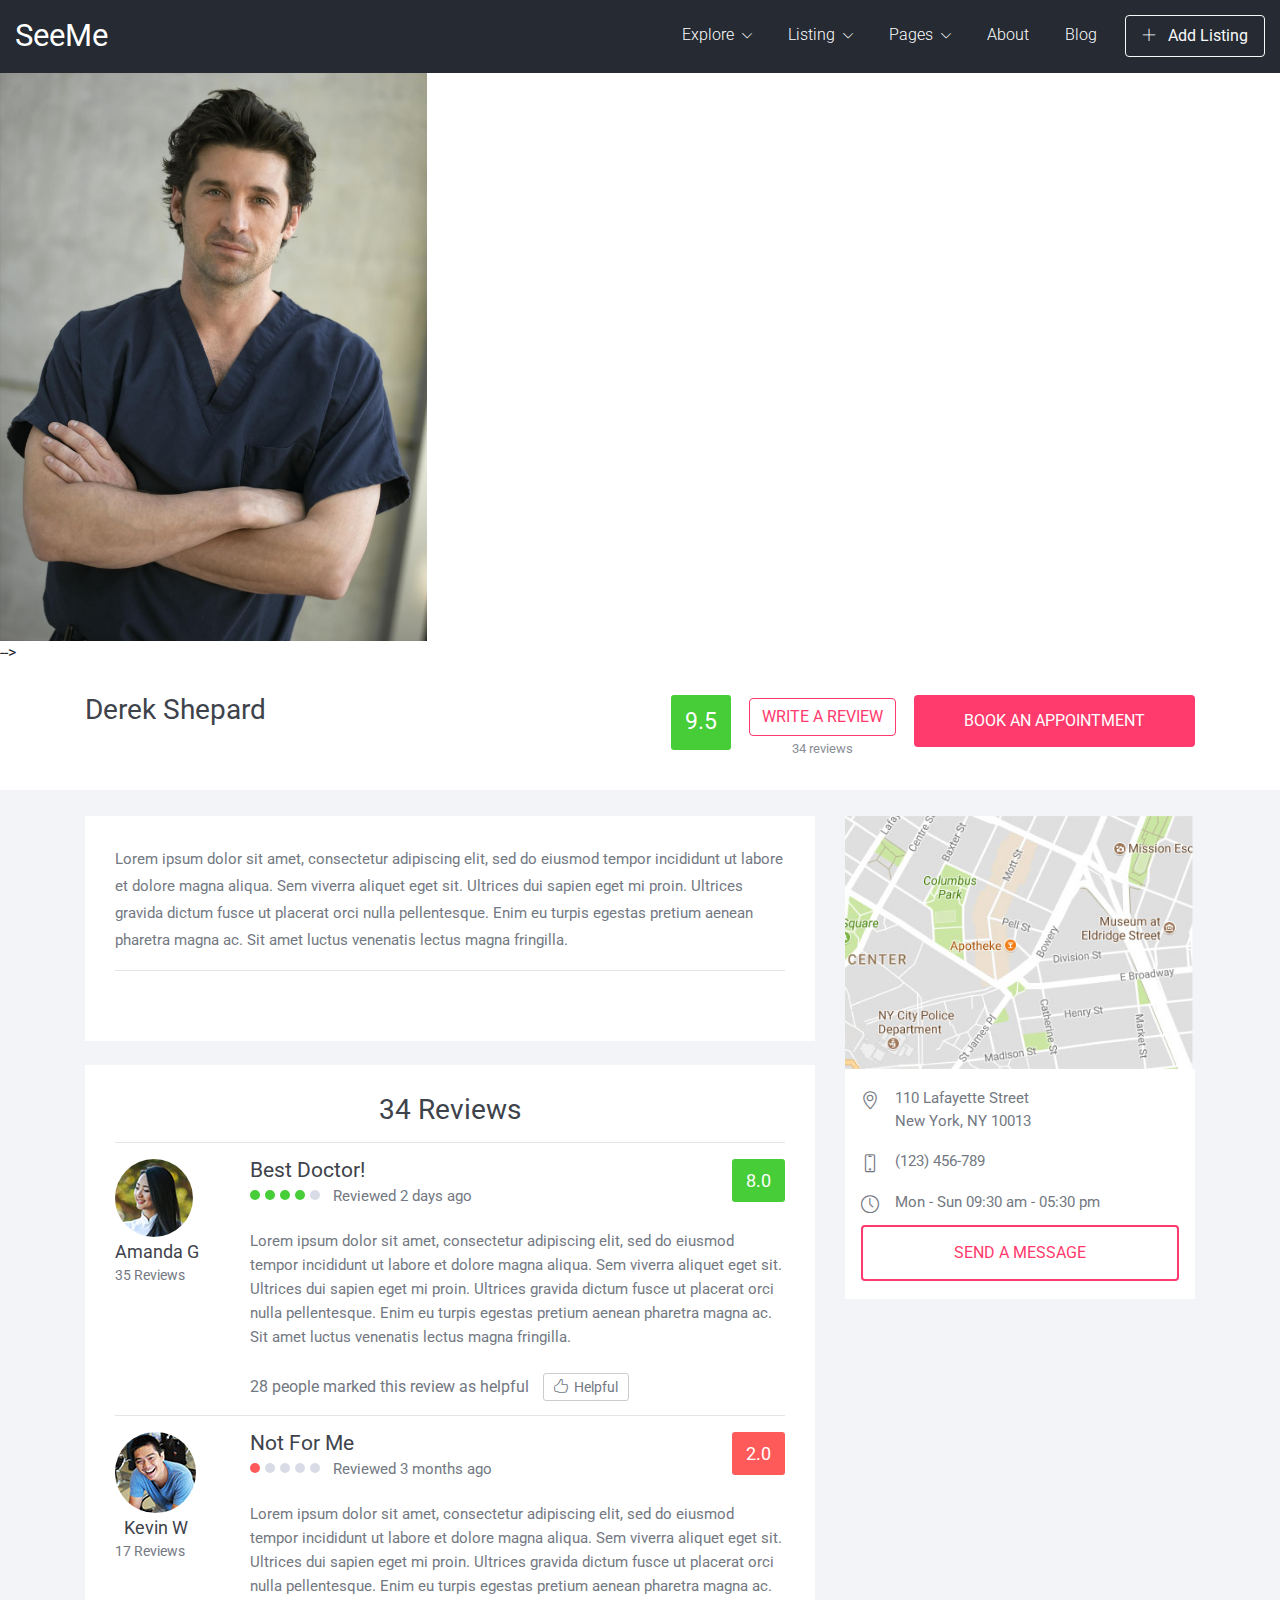
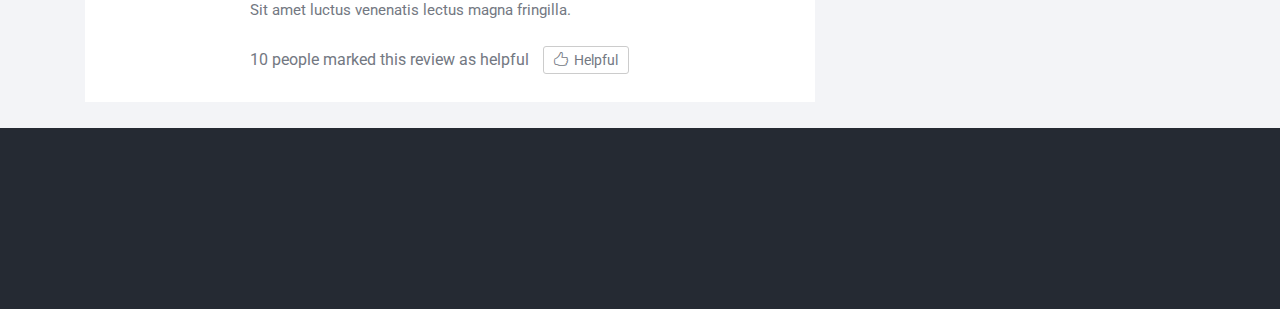
<file: listing/docpg1.html>
<!DOCTYPE html>
<html lang="en">

<head>
    <!-- Required meta tags -->
    <meta charset="utf-8">
    <meta http-equiv="X-UA-Compatible" content="IE=edge">
    <meta name="viewport" content="width=device-width, initial-scale=1, shrink-to-fit=no">
    <meta name="author" content="Colorlib">
    <meta name="description" content="#">
    <meta name="keywords" content="#">
    <!-- Favicons -->
    <link rel="shortcut icon" href="#">
    <!-- Page Title -->
    <title>Listing &amp; Directory Website Template</title>
    <!-- Bootstrap CSS -->
    <link rel="stylesheet" href="css/bootstrap.min.css">
    <!-- Google Fonts -->
    <link href="https://fonts.googleapis.com/css?family=Roboto:300,400,400i,500,700,900" rel="stylesheet">
    <!-- Simple line Icon -->
    <link rel="stylesheet" href="css/simple-line-icons.css">
    <!-- Themify Icon -->
    <link rel="stylesheet" href="css/themify-icons.css">
    <!-- Hover Effects -->
    <link rel="stylesheet" href="css/set1.css">
    <!-- Swipper Slider -->
    <link rel="stylesheet" href="css/swiper.min.css">
    <!-- Magnific Popup CSS -->
    <link rel="stylesheet" href="css/magnific-popup.css">
    <!-- Main CSS -->
    <link rel="stylesheet" href="css/style.css">
</head>

<body>
    <!--============================= HEADER =============================-->
    <div class="dark-bg sticky-top">
        <div class="container-fluid">
            <div class="row">
                <div class="col-md-12">
                    <nav class="navbar navbar-expand-lg navbar-light">
                        <a class="navbar-brand" href="index.html">SeeMe</a>
                        <button class="navbar-toggler" type="button" data-toggle="collapse" data-target="#navbarNavDropdown" aria-controls="navbarNavDropdown" aria-expanded="false" aria-label="Toggle navigation">
              <span class="icon-menu"></span>
            </button>
                        <div class="collapse navbar-collapse justify-content-end" id="navbarNavDropdown">
                            <ul class="navbar-nav">
                                <li class="nav-item dropdown">
                                    <a class="nav-link" href="#" id="navbarDropdownMenuLink" data-toggle="dropdown" aria-haspopup="true" aria-expanded="false">
                   Explore
                   <span class="icon-arrow-down"></span>
                 </a>
                                    <div class="dropdown-menu" aria-labelledby="navbarDropdownMenuLink">
                                        <a class="dropdown-item" href="#">Action</a>
                                        <a class="dropdown-item" href="#">Another action</a>
                                        <a class="dropdown-item" href="#">Something else here</a>
                                    </div>
                                </li>
                                <li class="nav-item dropdown">
                                    <a class="nav-link" href="#" id="navbarDropdownMenuLink1" data-toggle="dropdown" aria-haspopup="true" aria-expanded="false">
                  Listing
                  <span class="icon-arrow-down"></span>
                </a>
                                    <div class="dropdown-menu" aria-labelledby="navbarDropdownMenuLink">
                                        <a class="dropdown-item" href="#">Action</a>
                                        <a class="dropdown-item" href="#">Another action</a>
                                        <a class="dropdown-item" href="#">Something else here</a>
                                    </div>
                                </li>
                                <li class="nav-item dropdown">
                                    <a class="nav-link" href="#" id="navbarDropdownMenuLink2" data-toggle="dropdown" aria-haspopup="true" aria-expanded="false">
                  Pages
                  <span class="icon-arrow-down"></span>
                </a>
                                    <div class="dropdown-menu" aria-labelledby="navbarDropdownMenuLink">
                                        <a class="dropdown-item" href="#">Action</a>
                                        <a class="dropdown-item" href="#">Another action</a>
                                        <a class="dropdown-item" href="#">Something else here</a>
                                    </div>
                                </li>
                                <li class="nav-item active">
                                    <a class="nav-link" href="#">About</a>
                                </li>
                                <li class="nav-item">
                                    <a class="nav-link" href="#">Blog</a>
                                </li>
                                <li><a href="#" class="btn btn-outline-light top-btn"><span class="ti-plus"></span> Add Listing</a></li>
                            </ul>
                        </div>
                    </nav>
                </div>
            </div>
        </div>
    </div>
    <!--//END HEADER -->
    <!--============================= BOOKING =============================-->
    <div>
        <!-- Swiper -->
        <div class="swiper-container">
            <div class="swiper-wrapper">

                <div class="swiper-slide">
                    <a href="images/dr1.jpg" class="grid image-link">
                        <img src="images/dr1.jpg" class="img-fluid" alt="#">
                    </a>
                </div>
                <!-- <div class="swiper-slide">
                    <a href="images/reserve-slide1.jpg" class="grid image-link">
                        <img src="images/reserve-slide1.jpg" class="img-fluid" alt="#">
                    </a>
                </div>
                <div class="swiper-slide">
                    <a href="images/reserve-slide3.jpg" class="grid image-link">
                        <img src="images/reserve-slide3.jpg" class="img-fluid" alt="#">
                    </a>
                </div>
                <div class="swiper-slide">
                    <a href="images/reserve-slide1.jpg" class="grid image-link">
                        <img src="images/reserve-slide1.jpg" class="img-fluid" alt="#">
                    </a>
                </div>
                <div class="swiper-slide">
                    <a href="images/reserve-slide2.jpg" class="grid image-link">
                        <img src="images/reserve-slide2.jpg" class="img-fluid" alt="#">
                    </a>
                </div>
                <div class="swiper-slide">
                    <a href="images/reserve-slide3.jpg" class="grid image-link">
                        <img src="images/reserve-slide3.jpg" class="img-fluid" alt="#">
                    </a>
                </div>
            </div>
            <!-- Add Pagination -->
            <div class="swiper-pagination swiper-pagination-white"></div>
            <!-- Add Arrows -->
            <div class="swiper-button-next swiper-button-white"></div>
            <div class="swiper-button-prev swiper-button-white"></div>
        </div> -->
    </div>
    <!--//END BOOKING -->
    <!--============================= RESERVE A SEAT =============================-->
    <section class="reserve-block">
        <div class="container">
            <div class="row">
                <div class="col-md-6">
                    <h5>Derek Shepard</h5>
                </div>
                <div class="col-md-6">
                    <div class="reserve-seat-block">
                        <div class="reserve-rating">
                            <span>9.5</span>
                        </div>
                        <div class="review-btn">
                            <a href="#" class="btn btn-outline-danger">WRITE A REVIEW</a>
                            <span>34 reviews</span>
                        </div>
                        <div class="reserve-btn">
                            <div class="featured-btn-wrap">
                                <a href="#" class="btn btn-danger">BOOK AN APPOINTMENT</a>
                            </div>
                        </div>
                    </div>
                </div>
            </div>
        </div>
    </section>
    <!--//END RESERVE A SEAT -->
    <!--============================= BOOKING DETAILS =============================-->
    <section class="light-bg booking-details_wrap">
        <div class="container">
            <div class="row">
                <div class="col-md-8 responsive-wrap">
                    <div class="booking-checkbox_wrap">
                        <div class="booking-checkbox">
                            <p>Lorem ipsum dolor sit amet, consectetur adipiscing elit, sed do eiusmod tempor incididunt ut labore et dolore magna aliqua. Sem viverra aliquet eget sit. Ultrices dui sapien eget mi proin. Ultrices gravida dictum fusce ut placerat orci nulla pellentesque. Enim eu turpis egestas pretium aenean pharetra magna ac. Sit amet luctus venenatis lectus magna fringilla. </p>
                            <hr>
                        </div>
                        <div class="row">
                            <div class="col-md-4">
                                <label class="custom-checkbox">

                </label>
                            </div>
                        </div>
                    </div>
                    <div class="booking-checkbox_wrap mt-4">
                        <h5>34 Reviews</h5>
                        <hr>
                        <div class="customer-review_wrap">
                            <div class="customer-img">
                                <img src="images/customer-img1.jpg" class="img-fluid" alt="#">
                                <p>Amanda G</p>
                                <span>35 Reviews</span>
                            </div>
                            <div class="customer-content-wrap">
                                <div class="customer-content">
                                    <div class="customer-review">
                                        <h6>Best Doctor!</h6>
                                        <span></span>
                                        <span></span>
                                        <span></span>
                                        <span></span>
                                        <span class="round-icon-blank"></span>
                                        <p>Reviewed 2 days ago</p>
                                    </div>
                                    <div class="customer-rating">8.0</div>
                                </div>
                                <p class="customer-text">Lorem ipsum dolor sit amet, consectetur adipiscing elit, sed do eiusmod tempor incididunt ut labore et dolore magna aliqua. Sem viverra aliquet eget sit. Ultrices dui sapien eget mi proin. Ultrices gravida dictum fusce ut placerat orci nulla pellentesque. Enim eu turpis egestas pretium aenean pharetra magna ac. Sit amet luctus venenatis lectus magna fringilla.
                                </p>


                                <span>28 people marked this review as helpful</span>
                                <a href="#"><span class="icon-like"></span>Helpful</a>
                            </div>
                        </div>
                        <hr>
                        <div class="customer-review_wrap">
                            <div class="customer-img">
                                <img src="images/customer-img2.jpg" class="img-fluid" alt="#">
                                <p>Kevin W</p>
                                <span>17 Reviews</span>
                            </div>
                            <div class="customer-content-wrap">
                                <div class="customer-content">
                                    <div class="customer-review">
                                        <h6>Not For Me</h6>
                                        <span class="customer-rating-red"></span>
                                        <span class="round-icon-blank"></span>
                                        <span class="round-icon-blank"></span>
                                        <span class="round-icon-blank"></span>
                                        <span class="round-icon-blank"></span>
                                        <p>Reviewed 3 months ago</p>
                                    </div>
                                    <div class="customer-rating customer-rating-red">2.0</div>
                                </div>
                                <p class="customer-text"> Lorem ipsum dolor sit amet, consectetur adipiscing elit, sed do eiusmod tempor incididunt ut labore et dolore magna aliqua. Sem viverra aliquet eget sit. Ultrices dui sapien eget mi proin. Ultrices gravida dictum fusce ut placerat orci nulla pellentesque. Enim eu turpis egestas pretium aenean pharetra magna ac. Sit amet luctus venenatis lectus magna fringilla.  </p>

                                <span>10 people marked this review as helpful</span>
                                <a href="#"><span class="icon-like"></span>Helpful</a>
                            </div>
                        </div>
                    </div>
                </div>
                <div class="col-md-4 responsive-wrap">
                    <div class="contact-info">
                        <img src="images/map.jpg" class="img-fluid" alt="#">
                        <div class="address">
                            <span class="icon-location-pin"></span>
                            <p> 110 Lafayette Street<br> New York, NY 10013</p>
                        </div>
                        <div class="address">
                          
                            <span class="icon-screen-smartphone"></span>

                            <p> (123) 456-789 </p>
                        </div>

                        <div class="address">
                            <span class="icon-clock"></span>
                            <p>Mon - Sun 09:30 am - 05:30 pm <br>

                        </div>
                        <a href="#" class="btn btn-outline-danger btn-contact">SEND A MESSAGE</a>

                </div>
            </div>
        </div>
    </section>
    <!--//END BOOKING DETAILS -->
    <!--============================= FOOTER =============================-->
    <footer class="main-block dark-bg">
        <div class="container">
            <div class="row">
                <div class="col-md-12">
                    <div class="copyright">
                        <!-- Link back to Colorlib can't be removed. Template is licensed under CC BY 3.0. -->
                      <!-- Link back to Colorlib can't be removed. Template is licensed under CC BY 3.0. -->

                    </div>
                </div>
            </div>
        </div>
    </footer>
    <!--//END FOOTER -->




    <!-- jQuery, Bootstrap JS. -->
    <!-- jQuery first, then Popper.js, then Bootstrap JS -->
    <script src="js/jquery-3.2.1.min.js"></script>
    <script src="js/popper.min.js"></script>
    <script src="js/bootstrap.min.js"></script>
    <!-- Magnific popup JS -->
    <script src="js/jquery.magnific-popup.js"></script>
    <!-- Swipper Slider JS -->
    <script src="js/swiper.min.js"></script>
    <script>
        var swiper = new Swiper('.swiper-container', {
            slidesPerView: 3,
            slidesPerGroup: 3,
            loop: true,
            loopFillGroupWithBlank: true,
            pagination: {
                el: '.swiper-pagination',
                clickable: true,
            },
            navigation: {
                nextEl: '.swiper-button-next',
                prevEl: '.swiper-button-prev',
            },
        });
    </script>
    <script>
        if ($('.image-link').length) {
            $('.image-link').magnificPopup({
                type: 'image',
                gallery: {
                    enabled: true
                }
            });
        }
        if ($('.image-link2').length) {
            $('.image-link2').magnificPopup({
                type: 'image',
                gallery: {
                    enabled: true
                }
            });
        }
    </script>
</body>

</html>
</file>
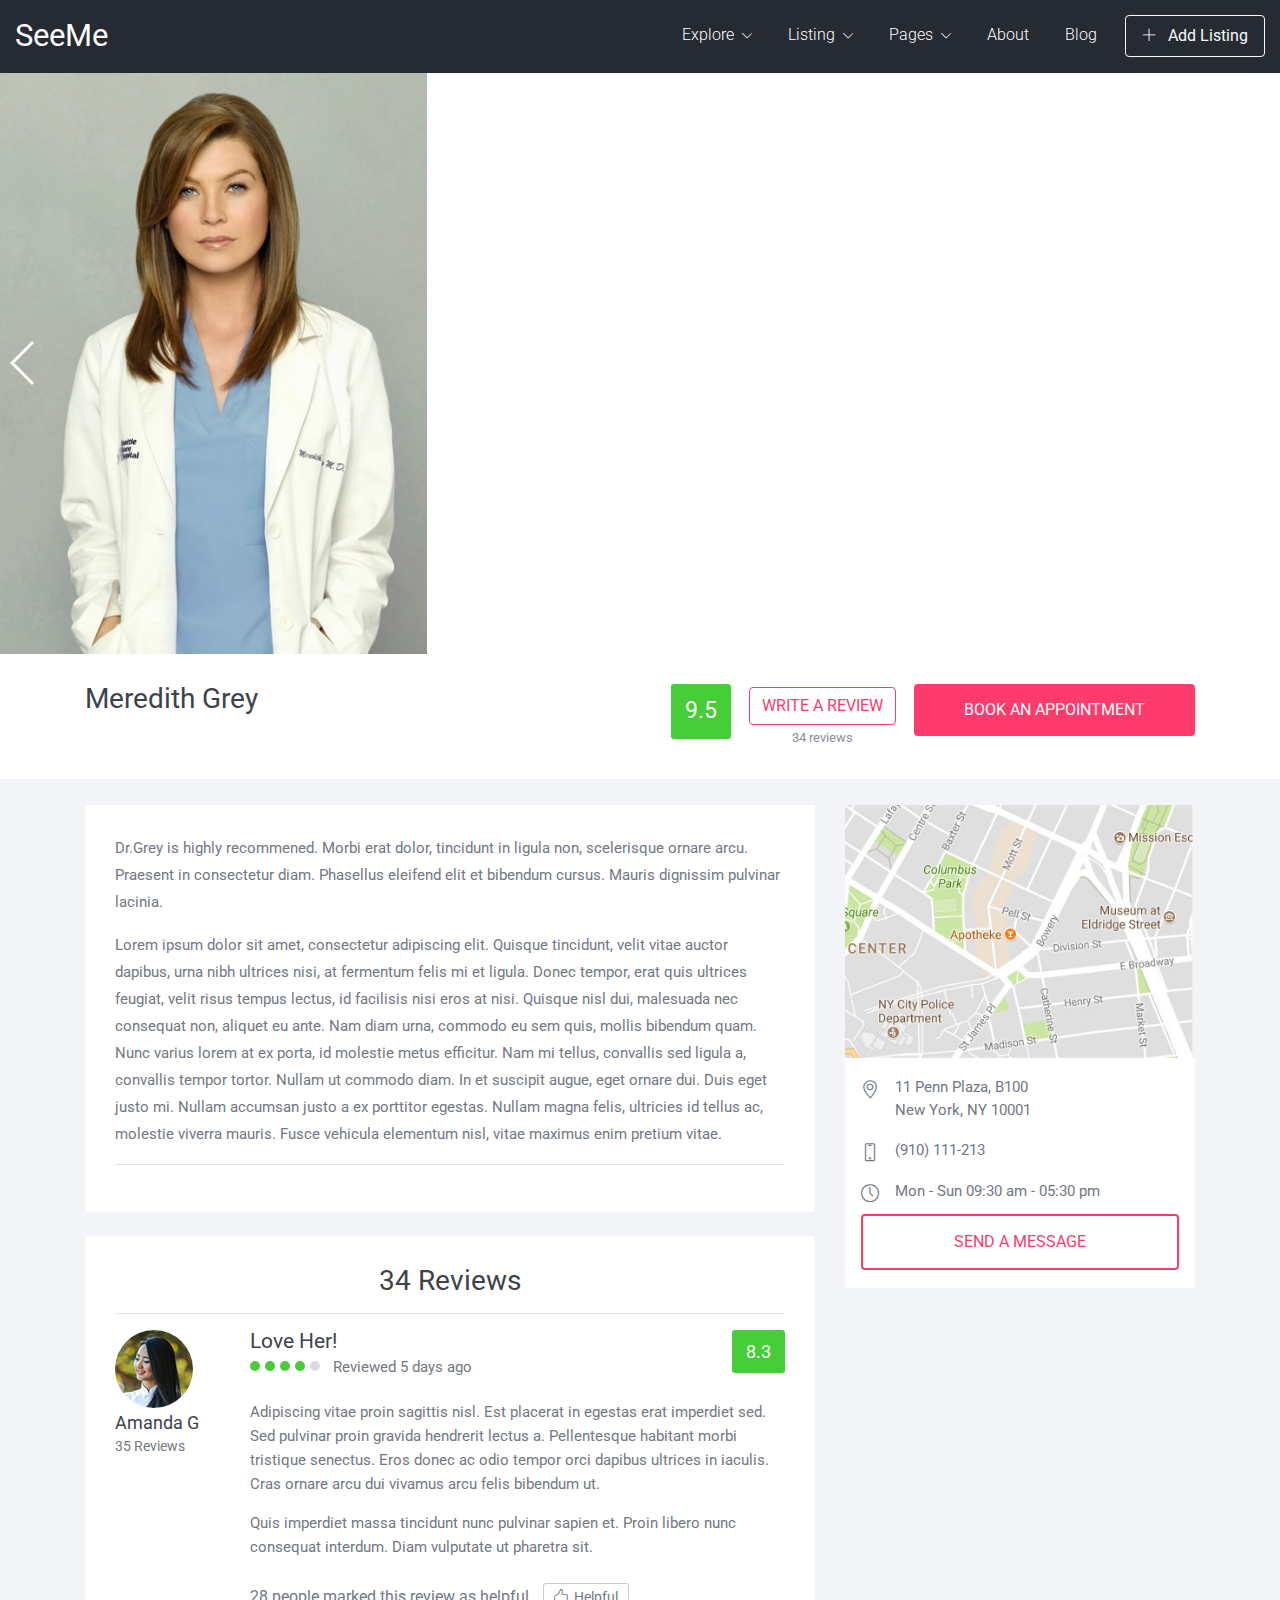
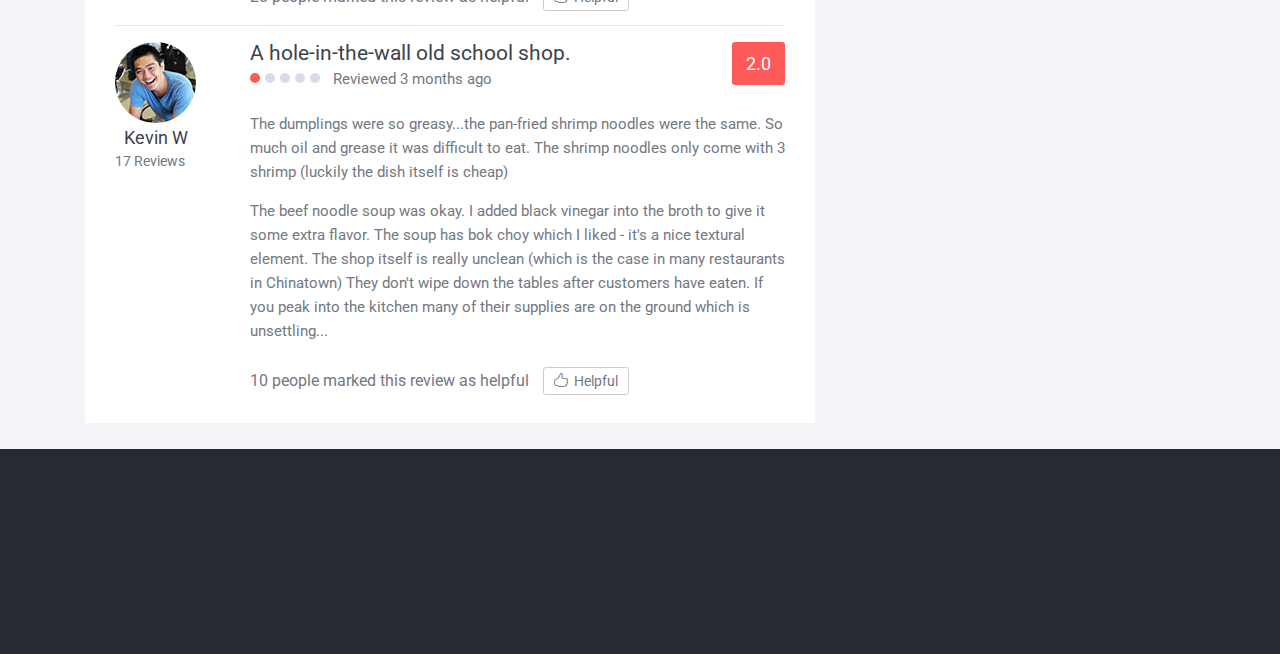
<file: listing/docpg2.html>
<!DOCTYPE html>
<html lang="en">

<head>
    <!-- Required meta tags -->
    <meta charset="utf-8">
    <meta http-equiv="X-UA-Compatible" content="IE=edge">
    <meta name="viewport" content="width=device-width, initial-scale=1, shrink-to-fit=no">
    <meta name="author" content="Colorlib">
    <meta name="description" content="#">
    <meta name="keywords" content="#">
    <!-- Favicons -->
    <link rel="shortcut icon" href="#">
    <!-- Page Title -->
    <title>Listing &amp; Directory Website Template</title>
    <!-- Bootstrap CSS -->
    <link rel="stylesheet" href="css/bootstrap.min.css">
    <!-- Google Fonts -->
    <link href="https://fonts.googleapis.com/css?family=Roboto:300,400,400i,500,700,900" rel="stylesheet">
    <!-- Simple line Icon -->
    <link rel="stylesheet" href="css/simple-line-icons.css">
    <!-- Themify Icon -->
    <link rel="stylesheet" href="css/themify-icons.css">
    <!-- Hover Effects -->
    <link rel="stylesheet" href="css/set1.css">
    <!-- Swipper Slider -->
    <link rel="stylesheet" href="css/swiper.min.css">
    <!-- Magnific Popup CSS -->
    <link rel="stylesheet" href="css/magnific-popup.css">
    <!-- Main CSS -->
    <link rel="stylesheet" href="css/style.css">
</head>

<body>
    <!--============================= HEADER =============================-->
    <div class="dark-bg sticky-top">
        <div class="container-fluid">
            <div class="row">
                <div class="col-md-12">
                    <nav class="navbar navbar-expand-lg navbar-light">
                        <a class="navbar-brand" href="index.html">SeeMe</a>
                        <button class="navbar-toggler" type="button" data-toggle="collapse" data-target="#navbarNavDropdown" aria-controls="navbarNavDropdown" aria-expanded="false" aria-label="Toggle navigation">
              <span class="icon-menu"></span>
            </button>
                        <div class="collapse navbar-collapse justify-content-end" id="navbarNavDropdown">
                            <ul class="navbar-nav">
                                <li class="nav-item dropdown">
                                    <a class="nav-link" href="#" id="navbarDropdownMenuLink" data-toggle="dropdown" aria-haspopup="true" aria-expanded="false">
                   Explore
                   <span class="icon-arrow-down"></span>
                 </a>
                                    <div class="dropdown-menu" aria-labelledby="navbarDropdownMenuLink">
                                        <a class="dropdown-item" href="#">Action</a>
                                        <a class="dropdown-item" href="#">Another action</a>
                                        <a class="dropdown-item" href="#">Something else here</a>
                                    </div>
                                </li>
                                <li class="nav-item dropdown">
                                    <a class="nav-link" href="#" id="navbarDropdownMenuLink1" data-toggle="dropdown" aria-haspopup="true" aria-expanded="false">
                  Listing
                  <span class="icon-arrow-down"></span>
                </a>
                                    <div class="dropdown-menu" aria-labelledby="navbarDropdownMenuLink">
                                        <a class="dropdown-item" href="#">Action</a>
                                        <a class="dropdown-item" href="#">Another action</a>
                                        <a class="dropdown-item" href="#">Something else here</a>
                                    </div>
                                </li>
                                <li class="nav-item dropdown">
                                    <a class="nav-link" href="#" id="navbarDropdownMenuLink2" data-toggle="dropdown" aria-haspopup="true" aria-expanded="false">
                  Pages
                  <span class="icon-arrow-down"></span>
                </a>
                                    <div class="dropdown-menu" aria-labelledby="navbarDropdownMenuLink">
                                        <a class="dropdown-item" href="#">Action</a>
                                        <a class="dropdown-item" href="#">Another action</a>
                                        <a class="dropdown-item" href="#">Something else here</a>
                                    </div>
                                </li>
                                <li class="nav-item active">
                                    <a class="nav-link" href="#">About</a>
                                </li>
                                <li class="nav-item">
                                    <a class="nav-link" href="#">Blog</a>
                                </li>
                                <li><a href="#" class="btn btn-outline-light top-btn"><span class="ti-plus"></span> Add Listing</a></li>
                            </ul>
                        </div>
                    </nav>
                </div>
            </div>
        </div>
    </div>
    <!--//END HEADER -->
    <!--============================= BOOKING =============================-->
    <div>
        <!-- Swiper -->
        <div class="swiper-container">
            <div class="swiper-wrapper">

                <div class="swiper-slide">
                    <a href="images/dr2.jpg" class="grid image-link">
                        <img src="images/dr2.jpg" class="img-fluid" alt="#">
                    </a>
                </div>
                <!-- <div class="swiper-slide">
                    <a href="images/reserve-slide1.jpg" class="grid image-link">
                        <img src="images/reserve-slide1.jpg" class="img-fluid" alt="#">
                    </a>
                </div>
                <div class="swiper-slide">
                    <a href="images/reserve-slide3.jpg" class="grid image-link">
                        <img src="images/reserve-slide3.jpg" class="img-fluid" alt="#">
                    </a>
                </div>
                <div class="swiper-slide">
                    <a href="images/reserve-slide1.jpg" class="grid image-link">
                        <img src="images/reserve-slide1.jpg" class="img-fluid" alt="#">
                    </a>
                </div>
                <div class="swiper-slide">
                    <a href="images/reserve-slide2.jpg" class="grid image-link">
                        <img src="images/reserve-slide2.jpg" class="img-fluid" alt="#">
                    </a>
                </div>
                <div class="swiper-slide">
                    <a href="images/reserve-slide3.jpg" class="grid image-link">
                        <img src="images/reserve-slide3.jpg" class="img-fluid" alt="#">
                    </a>
                </div> -->
            </div>
            <!-- Add Pagination -->
            <div class="swiper-pagination swiper-pagination-white"></div>
            <!-- Add Arrows -->
            <div class="swiper-button-next swiper-button-white"></div>
            <div class="swiper-button-prev swiper-button-white"></div>
        </div>
    </div>
    <!--//END BOOKING -->
    <!--============================= RESERVE A SEAT =============================-->
    <section class="reserve-block">
        <div class="container">
            <div class="row">
                <div class="col-md-6">
                    <h5>Meredith Grey</h5>

                    <p class="reserve-description"></p>
                </div>
                <div class="col-md-6">
                    <div class="reserve-seat-block">
                        <div class="reserve-rating">
                            <span>9.5</span>
                        </div>
                        <div class="review-btn">
                            <a href="#" class="btn btn-outline-danger">WRITE A REVIEW</a>
                            <span>34 reviews</span>
                        </div>
                        <div class="reserve-btn">
                            <div class="featured-btn-wrap">
                                <a href="#" class="btn btn-danger">BOOK AN APPOINTMENT</a>
                            </div>
                        </div>
                    </div>
                </div>
            </div>
        </div>
    </section>
    <!--//END RESERVE A SEAT -->
    <!--============================= BOOKING DETAILS =============================-->
    <section class="light-bg booking-details_wrap">
        <div class="container">
            <div class="row">
                <div class="col-md-8 responsive-wrap">
                    <div class="booking-checkbox_wrap">
                        <div class="booking-checkbox">
                            <p>Dr.Grey is highly recommened. Morbi erat dolor, tincidunt in ligula non, scelerisque ornare arcu. Praesent in consectetur diam. Phasellus eleifend elit et bibendum cursus. Mauris dignissim pulvinar lacinia.</p>
                            <p>Lorem ipsum dolor sit amet, consectetur adipiscing elit. Quisque tincidunt, velit vitae auctor dapibus, urna nibh ultrices nisi, at fermentum felis mi et ligula. Donec tempor, erat quis ultrices feugiat, velit risus tempus lectus, id facilisis nisi eros at nisi. Quisque nisl dui, malesuada nec consequat non, aliquet eu ante. Nam diam urna, commodo eu sem quis, mollis bibendum quam. Nunc varius lorem at ex porta, id molestie metus efficitur. Nam mi tellus, convallis sed ligula a, convallis tempor tortor. Nullam ut commodo diam. In et suscipit augue, eget ornare dui. Duis eget justo mi. Nullam accumsan justo a ex porttitor egestas. Nullam magna felis, ultricies id tellus ac, molestie viverra mauris. Fusce vehicula elementum nisl, vitae maximus enim pretium vitae.</p>
                            <hr>
                        </div>
                        <div class="row">
                            <div class="col-md-4">
                            </div>
                        </div>
                    </div>
                    <div class="booking-checkbox_wrap mt-4">
                        <h5>34 Reviews</h5>
                        <hr>
                        <div class="customer-review_wrap">
                            <div class="customer-img">
                                <img src="images/customer-img1.jpg" class="img-fluid" alt="#">
                                <p>Amanda G</p>
                                <span>35 Reviews</span>
                            </div>
                            <div class="customer-content-wrap">
                                <div class="customer-content">
                                    <div class="customer-review">
                                        <h6>Love Her!</h6>
                                        <span></span>
                                        <span></span>
                                        <span></span>
                                        <span></span>
                                        <span class="round-icon-blank"></span>
                                        <p>Reviewed 5 days ago</p>
                                    </div>
                                    <div class="customer-rating">8.3</div>
                                </div>
                                <p class="customer-text">Adipiscing vitae proin sagittis nisl. Est placerat in egestas erat imperdiet sed. Sed pulvinar proin gravida hendrerit lectus a. Pellentesque habitant morbi tristique senectus. Eros donec ac odio tempor orci dapibus ultrices in iaculis. Cras ornare arcu dui vivamus arcu felis bibendum ut.
                                </p>
                                <p class="customer-text">Quis imperdiet massa tincidunt nunc pulvinar sapien et. Proin libero nunc consequat interdum. Diam vulputate ut pharetra sit.
                                </p>

                                <span>28 people marked this review as helpful</span>
                                <a href="#"><span class="icon-like"></span>Helpful</a>
                            </div>
                        </div>
                        <hr>
                        <div class="customer-review_wrap">
                            <div class="customer-img">
                                <img src="images/customer-img2.jpg" class="img-fluid" alt="#">
                                <p>Kevin W</p>
                                <span>17 Reviews</span>
                            </div>
                            <div class="customer-content-wrap">
                                <div class="customer-content">
                                    <div class="customer-review">
                                        <h6>A hole-in-the-wall old school shop.</h6>
                                        <span class="customer-rating-red"></span>
                                        <span class="round-icon-blank"></span>
                                        <span class="round-icon-blank"></span>
                                        <span class="round-icon-blank"></span>
                                        <span class="round-icon-blank"></span>
                                        <p>Reviewed 3 months ago</p>
                                    </div>
                                    <div class="customer-rating customer-rating-red">2.0</div>
                                </div>
                                <p class="customer-text">The dumplings were so greasy...the pan-fried shrimp noodles were the same. So much oil and grease it was difficult to eat. The shrimp noodles only come with 3 shrimp (luckily the dish itself is cheap) </p>
                                <p class="customer-text">The beef noodle soup was okay. I added black vinegar into the broth to give it some extra flavor. The soup has bok choy which I liked - it's a nice textural element. The shop itself is really unclean (which is the case
                                    in many restaurants in Chinatown) They don't wipe down the tables after customers have eaten. If you peak into the kitchen many of their supplies are on the ground which is unsettling... </p>
                                <span>10 people marked this review as helpful</span>
                                <a href="#"><span class="icon-like"></span>Helpful</a>
                            </div>
                        </div>
                    </div>
                </div>
                <div class="col-md-4 responsive-wrap">
                    <div class="contact-info">
                        <img src="images/map.jpg" class="img-fluid" alt="#">
                        <div class="address">
                            <span class="icon-location-pin"></span>
                            <p> 11 Penn Plaza, B100<br> New York, NY 10001</p>
                        </div>
                        <div class="address">
                            <span class="icon-screen-smartphone"></span>
                            <p> (910) 111-213</p>
                        </div>

                        <div class="address">
                            <span class="icon-clock"></span>
                            <p>Mon - Sun 09:30 am - 05:30 pm <br>

                        </div>
                        <a href="#" class="btn btn-outline-danger btn-contact">SEND A MESSAGE</a>
                    </div>


                    </div>
                </div>
            </div>
        </div>
    </section>
    <!--//END BOOKING DETAILS -->
    <!--============================= FOOTER =============================-->
    <footer class="main-block dark-bg">
        <div class="container">
            <div class="row">
                <div class="col-md-12">
                    <div class="copyright">
                        <!-- Link back to Colorlib can't be removed. Template is licensed under CC BY 3.0. -->

                        <!-- Link back to Colorlib can't be removed. Template is licensed under CC BY 3.0. -->
                        <ul>

                        </ul>
                    </div>
                </div>
            </div>
        </div>
    </footer>
    <!--//END FOOTER -->




    <!-- jQuery, Bootstrap JS. -->
    <!-- jQuery first, then Popper.js, then Bootstrap JS -->
    <script src="js/jquery-3.2.1.min.js"></script>
    <script src="js/popper.min.js"></script>
    <script src="js/bootstrap.min.js"></script>
    <!-- Magnific popup JS -->
    <script src="js/jquery.magnific-popup.js"></script>
    <!-- Swipper Slider JS -->
    <script src="js/swiper.min.js"></script>
    <script>
        var swiper = new Swiper('.swiper-container', {
            slidesPerView: 3,
            slidesPerGroup: 3,
            loop: true,
            loopFillGroupWithBlank: true,
            pagination: {
                el: '.swiper-pagination',
                clickable: true,
            },
            navigation: {
                nextEl: '.swiper-button-next',
                prevEl: '.swiper-button-prev',
            },
        });
    </script>
    <script>
        if ($('.image-link').length) {
            $('.image-link').magnificPopup({
                type: 'image',
                gallery: {
                    enabled: true
                }
            });
        }
        if ($('.image-link2').length) {
            $('.image-link2').magnificPopup({
                type: 'image',
                gallery: {
                    enabled: true
                }
            });
        }
    </script>
</body>

</html>
</file>
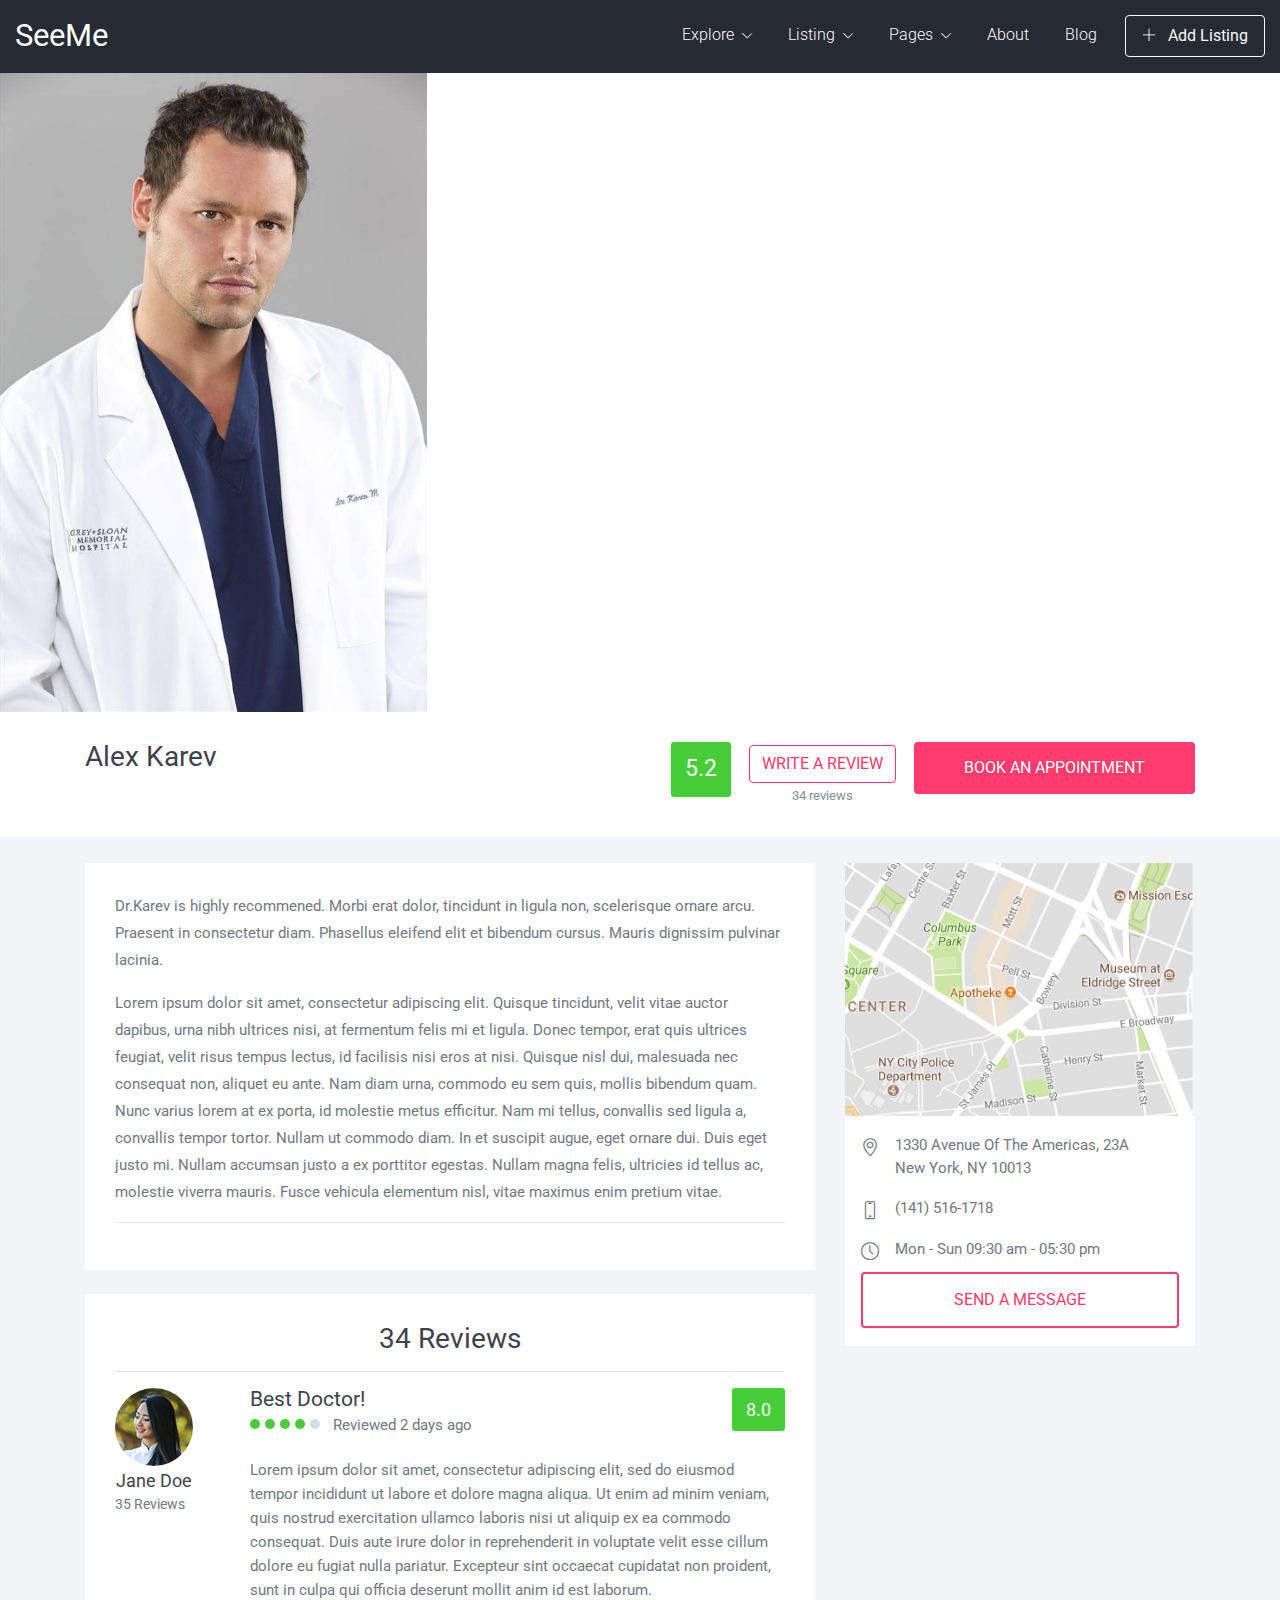
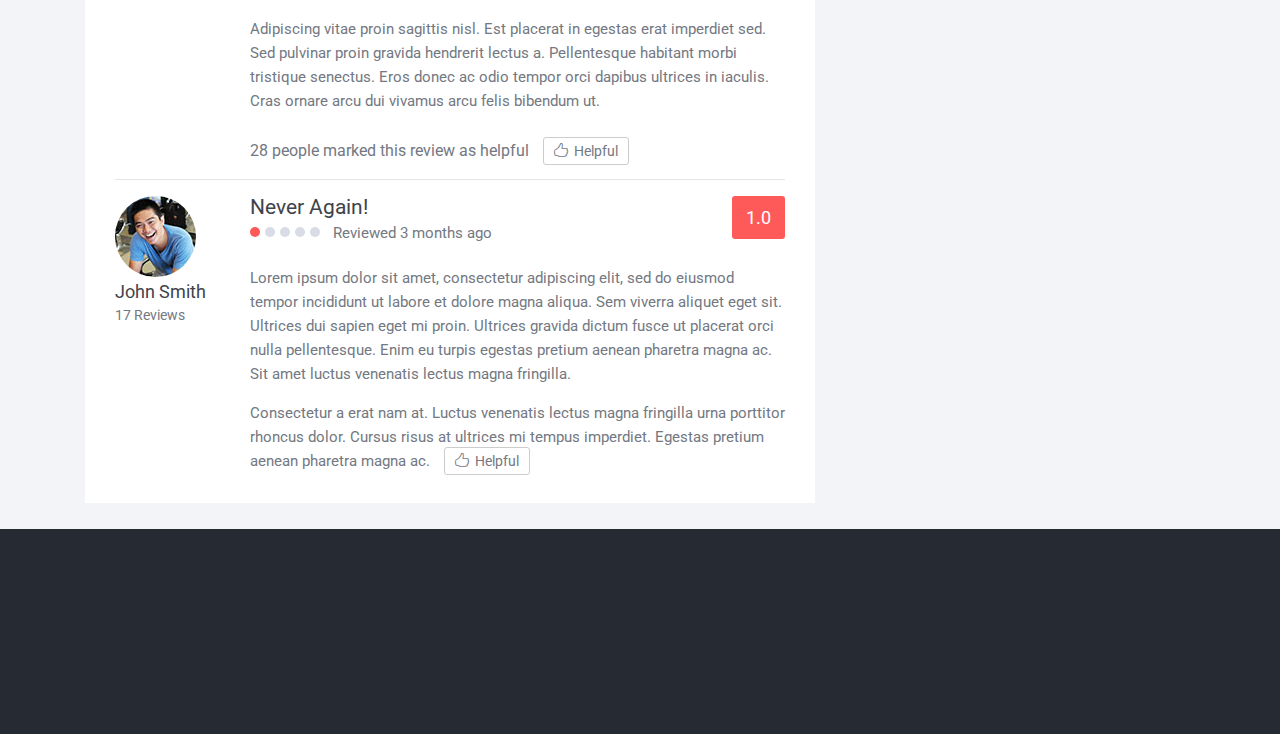
<file: listing/docpg3.html>
<!DOCTYPE html>
<html lang="en">

<head>
    <!-- Required meta tags -->
    <meta charset="utf-8">
    <meta http-equiv="X-UA-Compatible" content="IE=edge">
    <meta name="viewport" content="width=device-width, initial-scale=1, shrink-to-fit=no">
    <meta name="author" content="Colorlib">
    <meta name="description" content="#">
    <meta name="keywords" content="#">
    <!-- Favicons -->
    <link rel="shortcut icon" href="#">
    <!-- Page Title -->
    <title>SeeMe</title>
    <!-- Bootstrap CSS -->
    <link rel="stylesheet" href="css/bootstrap.min.css">
    <!-- Google Fonts -->
    <link href="https://fonts.googleapis.com/css?family=Roboto:300,400,400i,500,700,900" rel="stylesheet">
    <!-- Simple line Icon -->
    <link rel="stylesheet" href="css/simple-line-icons.css">
    <!-- Themify Icon -->
    <link rel="stylesheet" href="css/themify-icons.css">
    <!-- Hover Effects -->
    <link rel="stylesheet" href="css/set1.css">
    <!-- Swipper Slider -->
    <link rel="stylesheet" href="css/swiper.min.css">
    <!-- Magnific Popup CSS -->
    <link rel="stylesheet" href="css/magnific-popup.css">
    <!-- Main CSS -->
    <link rel="stylesheet" href="css/style.css">
</head>

<body>
    <!--============================= HEADER =============================-->
    <div class="dark-bg sticky-top">
        <div class="container-fluid">
            <div class="row">
                <div class="col-md-12">
                    <nav class="navbar navbar-expand-lg navbar-light">
                        <a class="navbar-brand" href="index.html">SeeMe</a>
                        <button class="navbar-toggler" type="button" data-toggle="collapse" data-target="#navbarNavDropdown" aria-controls="navbarNavDropdown" aria-expanded="false" aria-label="Toggle navigation">
              <span class="icon-menu"></span>
            </button>
                        <div class="collapse navbar-collapse justify-content-end" id="navbarNavDropdown">
                            <ul class="navbar-nav">
                                <li class="nav-item dropdown">
                                    <a class="nav-link" href="#" id="navbarDropdownMenuLink" data-toggle="dropdown" aria-haspopup="true" aria-expanded="false">
                   Explore
                   <span class="icon-arrow-down"></span>
                 </a>
                                    <div class="dropdown-menu" aria-labelledby="navbarDropdownMenuLink">
                                        <a class="dropdown-item" href="#">Action</a>
                                        <a class="dropdown-item" href="#">Another action</a>
                                        <a class="dropdown-item" href="#">Something else here</a>
                                    </div>
                                </li>
                                <li class="nav-item dropdown">
                                    <a class="nav-link" href="#" id="navbarDropdownMenuLink1" data-toggle="dropdown" aria-haspopup="true" aria-expanded="false">
                  Listing
                  <span class="icon-arrow-down"></span>
                </a>
                                    <div class="dropdown-menu" aria-labelledby="navbarDropdownMenuLink">
                                        <a class="dropdown-item" href="#">Action</a>
                                        <a class="dropdown-item" href="#">Another action</a>
                                        <a class="dropdown-item" href="#">Something else here</a>
                                    </div>
                                </li>
                                <li class="nav-item dropdown">
                                    <a class="nav-link" href="#" id="navbarDropdownMenuLink2" data-toggle="dropdown" aria-haspopup="true" aria-expanded="false">
                  Pages
                  <span class="icon-arrow-down"></span>
                </a>
                                    <div class="dropdown-menu" aria-labelledby="navbarDropdownMenuLink">
                                        <a class="dropdown-item" href="#">Action</a>
                                        <a class="dropdown-item" href="#">Another action</a>
                                        <a class="dropdown-item" href="#">Something else here</a>
                                    </div>
                                </li>
                                <li class="nav-item active">
                                    <a class="nav-link" href="#">About</a>
                                </li>
                                <li class="nav-item">
                                    <a class="nav-link" href="#">Blog</a>
                                </li>
                                <li><a href="#" class="btn btn-outline-light top-btn"><span class="ti-plus"></span> Add Listing</a></li>
                            </ul>
                        </div>
                    </nav>
                </div>
            </div>
        </div>
    </div>
    <!--//END HEADER -->
    <!--============================= BOOKING =============================-->
    <div>
        <!-- Swiper -->
        <div class="swiper-container">
            <div class="swiper-wrapper">

                <div class="swiper-slide">
                    <a href="images/dr3.jpg" class="grid image-link">
                        <img src="images/dr3.jpg" class="img-fluid" alt="#">
                    </a>
                </div>
                <!-- <div class="swiper-slide">
                    <a href="images/reserve-slide1.jpg" class="grid image-link">
                        <img src="images/reserve-slide1.jpg" class="img-fluid" alt="#">
                    </a>
                </div>
                <div class="swiper-slide">
                    <a href="images/reserve-slide3.jpg" class="grid image-link">
                        <img src="images/reserve-slide3.jpg" class="img-fluid" alt="#">
                    </a>
                </div>
                <div class="swiper-slide">
                    <a href="images/reserve-slide1.jpg" class="grid image-link">
                        <img src="images/reserve-slide1.jpg" class="img-fluid" alt="#">
                    </a>
                </div>
                <div class="swiper-slide">
                    <a href="images/reserve-slide2.jpg" class="grid image-link">
                        <img src="images/reserve-slide2.jpg" class="img-fluid" alt="#">
                    </a>
                </div>
                <div class="swiper-slide">
                    <a href="images/reserve-slide3.jpg" class="grid image-link">
                        <img src="images/reserve-slide3.jpg" class="img-fluid" alt="#">
                    </a>
                </div> -->
            </div>
            <!-- Add Pagination -->
            <div class="swiper-pagination swiper-pagination-white"></div>
            <!-- Add Arrows -->
            <div class="swiper-button-next swiper-button-white"></div>
            <div class="swiper-button-prev swiper-button-white"></div>
        </div>
    </div>
    <!--//END BOOKING -->
    <!--============================= RESERVE A SEAT =============================-->
    <section class="reserve-block">
        <div class="container">
            <div class="row">
                <div class="col-md-6">
                    <h5>Alex Karev</h5>
                </div>
                <div class="col-md-6">
                    <div class="reserve-seat-block">
                        <div class="reserve-rating">
                            <span>5.2</span>
                        </div>
                        <div class="review-btn">
                            <a href="#" class="btn btn-outline-danger">WRITE A REVIEW</a>
                            <span>34 reviews</span>
                        </div>
                        <div class="reserve-btn">
                            <div class="featured-btn-wrap">
                                <a href="#" class="btn btn-danger">BOOK AN APPOINTMENT</a>
                            </div>
                        </div>
                    </div>
                </div>
            </div>
        </div>
    </section>
    <!--//END RESERVE A SEAT -->
    <!--============================= BOOKING DETAILS =============================-->
    <section class="light-bg booking-details_wrap">
        <div class="container">
            <div class="row">
                <div class="col-md-8 responsive-wrap">
                    <div class="booking-checkbox_wrap">
                        <div class="booking-checkbox">
                            <p> Dr.Karev is highly recommened. Morbi erat dolor, tincidunt in ligula non, scelerisque ornare arcu. Praesent in consectetur diam. Phasellus eleifend elit et bibendum cursus. Mauris dignissim pulvinar lacinia.</p>
                            <p>Lorem ipsum dolor sit amet, consectetur adipiscing elit. Quisque tincidunt, velit vitae auctor dapibus, urna nibh ultrices nisi, at fermentum felis mi et ligula. Donec tempor, erat quis ultrices feugiat, velit risus tempus lectus, id facilisis nisi eros at nisi. Quisque nisl dui, malesuada nec consequat non, aliquet eu ante. Nam diam urna, commodo eu sem quis, mollis bibendum quam. Nunc varius lorem at ex porta, id molestie metus efficitur. Nam mi tellus, convallis sed ligula a, convallis tempor tortor. Nullam ut commodo diam. In et suscipit augue, eget ornare dui. Duis eget justo mi. Nullam accumsan justo a ex porttitor egestas. Nullam magna felis, ultricies id tellus ac, molestie viverra mauris. Fusce vehicula elementum nisl, vitae maximus enim pretium vitae.</p>
                            <hr>
                        </div>
                        <div class="row">
                            <div class="col-md-4">

                            </div>
                        </div>
                    </div>
                    <div class="booking-checkbox_wrap mt-4">
                        <h5>34 Reviews</h5>
                        <hr>
                        <div class="customer-review_wrap">
                            <div class="customer-img">
                                <img src="images/customer-img1.jpg" class="img-fluid" alt="#">
                                <p>Jane Doe </p>
                                <span>35 Reviews</span>
                            </div>
                            <div class="customer-content-wrap">
                                <div class="customer-content">
                                    <div class="customer-review">
                                        <h6>Best Doctor!</h6>
                                        <span></span>
                                        <span></span>
                                        <span></span>
                                        <span></span>
                                        <span class="round-icon-blank"></span>
                                        <p>Reviewed 2 days ago</p>
                                    </div>
                                    <div class="customer-rating">8.0</div>
                                </div>
                                <p class="customer-text">Lorem ipsum dolor sit amet, consectetur adipiscing elit, sed do eiusmod tempor incididunt ut labore et dolore magna aliqua. Ut enim ad minim veniam, quis nostrud exercitation ullamco laboris nisi ut aliquip ex ea commodo consequat. Duis aute irure dolor in reprehenderit in voluptate velit esse cillum dolore eu fugiat nulla pariatur. Excepteur sint occaecat cupidatat non proident, sunt in culpa qui officia deserunt mollit anim id est laborum.
                                </p>
                                <p class="customer-text">Adipiscing vitae proin sagittis nisl. Est placerat in egestas erat imperdiet sed. Sed pulvinar proin gravida hendrerit lectus a. Pellentesque habitant morbi tristique senectus. Eros donec ac odio tempor orci dapibus ultrices in iaculis. Cras ornare arcu dui vivamus arcu felis bibendum ut.
                                </p>

                                <span>28 people marked this review as helpful</span>
                                <a href="#"><span class="icon-like"></span>Helpful</a>
                            </div>
                        </div>
                        <hr>
                        <div class="customer-review_wrap">
                            <div class="customer-img">
                                <img src="images/customer-img2.jpg" class="img-fluid" alt="#">
                                <p>John Smith </p>
                                <span>17 Reviews</span>
                            </div>
                            <div class="customer-content-wrap">
                                <div class="customer-content">
                                    <div class="customer-review">
                                        <h6>Never Again!</h6>
                                        <span class="customer-rating-red"></span>
                                        <span class="round-icon-blank"></span>
                                        <span class="round-icon-blank"></span>
                                        <span class="round-icon-blank"></span>
                                        <span class="round-icon-blank"></span>
                                        <p>Reviewed 3 months ago</p>
                                    </div>
                                    <div class="customer-rating customer-rating-red">1.0</div>
                                </div>
                                <p class="customer-text">Lorem ipsum dolor sit amet, consectetur adipiscing elit, sed do eiusmod tempor incididunt ut labore et dolore magna aliqua. Sem viverra aliquet eget sit. Ultrices dui sapien eget mi proin. Ultrices gravida dictum fusce ut placerat orci nulla pellentesque. Enim eu turpis egestas pretium aenean pharetra magna ac. Sit amet luctus venenatis lectus magna fringilla. </p>
                                <p class="customer-text">Consectetur a erat nam at. Luctus venenatis lectus magna fringilla urna porttitor rhoncus dolor. Cursus risus at ultrices mi tempus imperdiet. Egestas pretium aenean pharetra magna ac. </span>
                                <a href="#"><span class="icon-like"></span>Helpful</a>
                            </div>
                        </div>
                    </div>
                </div>
                <div class="col-md-4 responsive-wrap">
                    <div class="contact-info">
                        <img src="images/map.jpg" class="img-fluid" alt="#">
                        <div class="address">
                            <span class="icon-location-pin"></span>
                            <p> 1330 Avenue Of The Americas, 23A <br> New York, NY 10013</p>
                        </div>
                        <div class="address">
                            <span class="icon-screen-smartphone"></span>
                            <p> (141) 516-1718 </p>
                        </div>
                        <div class="address">
                            <span class="icon-clock"></span>
                            <p>Mon - Sun 09:30 am - 05:30 pm <br>
                        </div>
                        <a href="#" class="btn btn-outline-danger btn-contact">SEND A MESSAGE</a>
                    </div>
            </div>
        </div>
    </section>
    <!--//END BOOKING DETAILS -->
    <!--============================= FOOTER =============================-->
    <footer class="main-block dark-bg">
        <div class="container">
            <div class="row">
                <div class="col-md-12">
                    <div class="copyright">
                        <!-- Link back to Colorlib can't be removed. Template is licensed under CC BY 3.0. -->

                        <!-- Link back to Colorlib can't be removed. Template is licensed under CC BY 3.0. -->
                        <ul>

                        </ul>
                    </div>
                </div>
            </div>
        </div>
    </footer>
    <!--//END FOOTER -->




    <!-- jQuery, Bootstrap JS. -->
    <!-- jQuery first, then Popper.js, then Bootstrap JS -->
    <script src="js/jquery-3.2.1.min.js"></script>
    <script src="js/popper.min.js"></script>
    <script src="js/bootstrap.min.js"></script>
    <!-- Magnific popup JS -->
    <script src="js/jquery.magnific-popup.js"></script>
    <!-- Swipper Slider JS -->
    <script src="js/swiper.min.js"></script>
    <script>
        var swiper = new Swiper('.swiper-container', {
            slidesPerView: 3,
            slidesPerGroup: 3,
            loop: true,
            loopFillGroupWithBlank: true,
            pagination: {
                el: '.swiper-pagination',
                clickable: true,
            },
            navigation: {
                nextEl: '.swiper-button-next',
                prevEl: '.swiper-button-prev',
            },
        });
    </script>
    <script>
        if ($('.image-link').length) {
            $('.image-link').magnificPopup({
                type: 'image',
                gallery: {
                    enabled: true
                }
            });
        }
        if ($('.image-link2').length) {
            $('.image-link2').magnificPopup({
                type: 'image',
                gallery: {
                    enabled: true
                }
            });
        }
    </script>
</body>

</html>
</file>
<file: documentation/assets/css/documenter_style.css>
/*!
 * Documenter 2.0
 * http://rxa.li/documenter
 *
 * Copyright 2011, Xaver Birsak
 * http://revaxarts.com
 *
 */
html,body,div,span,applet,object,iframe,h1,h2,h3,h4,h5,h6,p,blockquote,a,abbr,acronym,address,big,cite,code,del,dfn,em,font,img,ins,kbd,q,s,samp,small,strike,strong,sub,sup,tt,var,dl,dt,dd,ol,ul,li,fieldset,form,label,legend,table,caption,tbody,tfoot,thead,tr,th,td{
	margin:0;
	padding:0;
	border:0;
	outline:0;
	font-weight:inherit;
	font-style:inherit;
	font-size:100%;
	font-family:inherit;
	vertical-align:baseline;
}
html { 
	font-size:101%;
	font-family:Arial,verdana,arial,sans-serif;
	font-size:12px;
	-webkit-text-size-adjust:none;
	color:#6F6F6F;
	background-color:#efefef;
}
body{
	min-height:100%;
	height:auto;
	width:100%;
}
footer, header, section {
	display:block;
}
a{ color:#6F6F6F; text-decoration:none; cursor:pointer; }
a:hover { text-decoration:underline }
p, ul, ol{
	margin:18px 0;
	line-height:1.5em;
}
li{
	list-style:none;
}
li.placeholder{
	height:70px;
	width:100%;
	font-size:16px;
}
hr { 
	display:block;
	height:0px;
	line-height:0px;
	border:0;
	border-top:1px solid #ddd;
	border-bottom:1px solid #aaa;
	margin:16px 0;
	padding:0;
	clear:both;
	float:none;
}
hr.notop{
	margin-top:0;
}
strong{
	font-weight:700;
}
#documenter_buttons{
	position:absolute;
	right:10px;
	margin-top:-30px;
}
.btn{
	cursor:pointer;
	width:auto;
	padding:7px 7px 8px;
	border-radius:3px;
	border:1px solid #ccc;
}
.btn:hover{
	border:1px solid #B1B4B0;
	box-shadow:0px 2px 2px rgba(0,0,0,0.1);
	-moz-box-shadow:0px 2px 2px rgba(0,0,0,0.1);
	-webkit-box-shadow:0px 2px 2px rgba(0,0,0,0.1);
	text-decoration:none;
}
.btn:active{
	border:1px solid #B1B4B0;
	box-shadow:inset 0px 2px 2px rgba(0,0,0,0.1);
	-moz-box-shadow:inset 0px 2px 2px rgba(0,0,0,0.1);
	-webkit-box-shadow:inset 0px 2px 2px rgba(0,0,0,0.1);
	background-color:#eee;
}

#documenter_content{
	position:absolute;
	right:18px;
	left:218px;
	padding-left:10px;
	padding-bottom:800px;
	min-height:100%;
	height:auto;
	z-index:1;
}
#documenter_sidebar{
	-moz-box-shadow:0 0 6px rgba(3,3,3,0.6);
	-webkit-box-shadow:0 0 6px rgba(3,3,3,0.6);
	box-shadow:0 0 6px rgba(3,3,3,0.6);
	position:fixed;
	left:0;
	width:200px;
	height:100%;
	min-height:100%;
	z-index:100;
}
#documenter_sidebar a{
	position:relative;
	z-index:100;
}
img{
	border:0;
}
#documenter_copyright{
	position:absolute;
	bottom:10px;
	font-size:10px;
	right:15px;
	width:200px;
	text-align:right;
	z-index:1
}
noscript{
	display:block;
	position:absolute;
	top:238px;
	margin:0 auto;
	width:800px;
	bottom:0;
	z-index:20;
}
noscript p{
	width:800px;
	font-size:20px;
	padding-top:20px;
	margin:0 auto;
	color:#4D4D4D;
}
.small{
	font-size:10px;
	letter-spacing:0;
}

/*----------------------------------------------------------------------*/
/* Sidebar
/*----------------------------------------------------------------------*/

#documenter_sidebar #documenter_logo{
	display:block;
	height:20%;
	max-height:200px;
	min-height:70px;
	width:200px;
	background-position:center center;
	background-repeat:no-repeat;
}
#documenter_sidebar ul{
	font-size:12px;
	font-weight:700;
	min-height:150px;
	height:75%;
	overflow:auto;
}

#documenter_sidebar ul li{
	text-align:right;
	padding:0;
}
#documenter_sidebar ul a{
	display:block;
	border-top:1px solid #ddd;
	border-bottom:1px solid #aaa;
	padding:6px 15px 7px 0;
	text-align:right;
}
#documenter_sidebar ul a:hover,#documenter_sidebar ul a.current{
	-webkit-text-shadow:none;
	-moz-text-shadow:none;
	text-shadow:none;
	text-decoration:none;
}
#documenter_sidebar ul li ul{
	border-top:0;
	font-size:10px;
	min-height:10px;
	height:auto;
	overflow:auto;
	margin:0;
	display:none;
}
#documenter_sidebar ul li ul li a{
	display:block;
	padding:4px 15px 5px 0;
	text-align:right;
}

/*----------------------------------------------------------------------*/
/* Content
/*----------------------------------------------------------------------*/

#documenter_cover{
	position:relative;
	height:800px;
	padding-top:200px !important;
}
#documenter_cover li{
	list-style:none !important;
	margin-left:0 !important;
}
#documenter_cover p{
	width:500px;
}
#documenter_content section{
	padding-top:70px;
}
#documenter_content h1{
	font-size:30px;
	font-weight:700;
}
#documenter_content h2{
	font-size:20px;
	margin-bottom:18px;
	font-weight:100;
}
#documenter_content h3{
	font-size:26px;
	margin:18px 0 0;
	font-weight:100;
}
#documenter_content h4{
	font-size:20px;
	margin:18px 0;
	font-weight:100;
}
#documenter_content h5{
	font-size:16px;
	margin:18px 0;
	font-weight:100;
}
#documenter_content h6{
	font-size:14px;
	margin:18px 0;
	font-weight:100;
}
#documenter_content p{
	margin:18px 0;
}
#documenter_content ol li{
	list-style:decimal;
	margin-left:36px;
}
#documenter_content ul li{
	list-style:square;
	margin-left:36px;
}
#documenter_content dl{
}
#documenter_content dl dt{
	padding-top:12px;
	font-weight:700;
	font-size:14px;
}
#documenter_content dl dd{
	padding-top:3px;
	margin-left:18px;
}
#documenter_content table{
	border-collapse:collapse;
}
#documenter_content table th{
	font-weight:700;
}
#documenter_content table th, #documenter_content table td{
	padding:3px;
	text-align:left;
}
#documenter_content code{
	font-family:"Courier New", Courier, monospace;
	font-size:12px;
}
#documenter_content .warning{
	padding:10px 10px 10px 30px;
	border:1px solid #D5D458;
	background-color:#F0FEB1;
	background-image:url(img/warning.png);
	background-repeat:no-repeat;
	background-position: 8px 11px;
}
#documenter_content .info{
	padding:10px 10px 10px 30px;
	border:1px solid #6AB3FF;
	background-color:#A3D0FF;
	background-image:url(img/info.png);
	background-repeat:no-repeat;
	background-position: 8px 11px;
}
#documenter_content div.alert {
  padding: 8px 35px 8px 14px;
  text-shadow: 0 1px 0 rgba(255, 255, 255, 0.5);
  background-color: #fcf8e3;
  border: 1px solid #fbeed5;
  -webkit-border-radius: 4px;
  -moz-border-radius: 4px;
  border-radius: 4px;
}
#documenter_content div.alert-success,#documenter_content  div.alert-success div.alert-heading {
  color: #468847;
}
#documenter_content div.alert-danger,#documenter_content  div.alert-error {
  background-color: #f2dede;
  border-color: #eed3d7;
}
#documenter_content div.alert-danger,
#documenter_content div.alert-error,
#documenter_content div.alert-danger div.alert-heading,
#documenter_content div.alert-error div.alert-heading {
  color: #b94a48;
}
#documenter_content div.alert-info {
  background-color: #d9edf7;
  border-color: #bce8f1;
}
#documenter_content div.alert-info,#documenter_content  div.alert-info div.alert-heading {
  color: #3a87ad;
}
#documenter_content div.alert-block {
  padding-top: 14px;
  padding-bottom: 14px;
}
#documenter_content div.alert-block > p,#documenter_content  div.alert-block > ul {
  margin-bottom: 0;
}
#documenter_content div.alert-block p + p {
  margin-top: 5px;
}


span.pre{ background-color:#999; color:#333;}


/*----------------------------------------------------------------------*/
/* Print Styles
/*----------------------------------------------------------------------*/

@media print {
	 * { background: transparent !important; color: black !important; text-shadow: none !important; filter:none !important;
	-ms-filter: none !important; } /* Black prints faster: sanbeiji.com/archives/953 */
	a, a:visited { color: #444 !important; text-decoration: underline; }
	a[href]:after { content: " (" attr(href) ")"; }
	abbr[title]:after { content: " (" attr(title) ")"; }
	.ir a:after, a[href^="javascript:"]:after, a[href^="#"]:after { content: ""; }  /* Don't show links for images, or javascript/internal links */
	pre, blockquote { border: 1px solid #999; page-break-inside: avoid; }
	thead { display: table-header-group; } /* css-discuss.incutio.com/wiki/Printing_Tables */
	tr, img { page-break-inside: avoid; }
	@page { margin: 0.5cm; }
	p, h2, h3 { orphans: 3; widows: 3; }
	h2, h3{ page-break-after: avoid; }
	hr { border-top:1px solid #000 !important;border-bottom:0 !important; }
	
	#documenter_sidebar{
		-moz-box-shadow:none;
		-webkit-box-shadow:none;
		box-shadow:none;
		position:absolute;
		left:10px;
		top:0;
		width:100%;
		margin-top:500px;
	}
	#documenter_sidebar ul:before { content: "Table of Contents"; }
	
	#documenter_sidebar ul{
		border:0 !important;
	}
	#documenter_sidebar ul li{
		border:0 !important;
		text-align:left;
	}
	#documenter_sidebar ul li a{
		border:0 !important;
		text-align:left;
		padding:4px;
	}
	#documenter_sidebar ul li a:hover{
		border:0 !important;
	}
	#documenter_sidebar #documenter_logo{
		display:none;
	}
	#documenter_sidebar #documenter_copyright{
		display:none;
	}
	#documenter_content{
		left:10px;
	}
	#documenter_cover{
		margin-bottom:300px;
	}
	#documenter_content .warning{
		background-image:url(img/warning.png) !important;
		background-repeat:no-repeat !important;
		background-position: 8px 11px !important;
	}
	#documenter_content .info{
		background-image:url(img/info.png) !important;
		background-repeat:no-repeat !important;
		background-position: 8px 11px !important;
	}
}
</file>
<file: File/assets/css/style.css>
@import url('https://fonts.googleapis.com/css?family=Muli:300,400,500|Catamaran:100,200,300,400,500,600,700,800,900');


html {
    line-height: 1.15;
    -webkit-text-size-adjust: 100%;
    -ms-text-size-adjust: 100%;
    -ms-overflow-style: scrollbar;
    -webkit-tap-highlight-color: rgba(0, 0, 0, 0);
    overflow-x: hidden;
}
body {
    font-family: Muli,Helvetica,Arial,sans-serif;
    font-size: 16px;
    line-height: 1.75;
    margin: 0;
    background-color: #fff;
    font-weight: 400;
    color: #6c757d;
}

img{
    max-width: 100%;
    height: auto;
}


/*--------------------
 TYPOGRAPHY
-----------------*/

.h1,
.h2,
.h3,
.h4,
.h5,
.h6,
h1,
h2,
h3,
h4,
h5,
h6 {
    font-family: Catamaran,Helvetica,Arial,sans-serif;
    font-weight: 500;
    line-height: 1.35;
    margin-bottom: .5rem;
    color: #212529
}

.h1,
h1 {
    font-size: 2.125rem
}

.h2,
h2 {
    font-size: 1.625rem
}

.h3,
h3 {
    font-size: 1.375rem
}

.h4,
h4 {
    font-size: 1.125rem
}

.h5,
h5 {
    font-size: .9375rem
}

.h6,
h6 {
    font-size: .75rem
}

.lead {
    font-size: 1.0625rem;
    font-weight: 300
}


@media (max-width:767.98px) {
    h1 {
        font-size: 1.5rem
    }
    h2 {
        font-size: 1.375rem
    }
    h3 {
        font-size: 1.25rem
    }
    h4 {
        font-size: 1.125rem
    }
    h5 {
        font-size: .9375rem
    }
    h6 {
        font-size: .75rem
    }
}


.lg-title{
    font-size: 52px;
    font-weight: 200;
    letter-spacing: 1px;
    line-height: 60px;
    color: rgb(33, 37, 41);
}

.display-5{
    font-size: 2.5rem;
    font-weight: 300;
    line-height: 1.2;
}

/*--------------------

-----------------*/


img {
    vertical-align: middle;
    border-style: none;

}
.img-thumbnail {
    padding: .25rem;
    border: 1px solid #dee2e6;
    background-color: #fff
}


.section {
    position: relative;
    padding: 8.125rem 0;
}
@media (min-width:768px) {
    .section {
        padding: 7.5rem 0
    }
}

.section-top {
    padding-top: 8.125rem;
}

.section-bottom{
    padding-bottom: 8.125rem;
}

@media (min-width:768px) {
    .section-top {
        padding-top: 10.3125rem
    }
}



/*-------------------
  BUTTONS STYLE
----------------=----*/

.btn {
    padding: 1rem 2.5rem !important;
    transition: all 0.2s ease-in-out;
    text-transform: uppercase;
    font-size: .6875rem;
    font-weight: 700;
    letter-spacing: 1px;
}

.btn-white{
    background: #fff;
    color: #111;
}

.btn[class*=outline] {
    color: #212529
}

.btn[class*=outline].dropdown-toggle,
.btn[class*=outline]:active,
.btn[class*=outline]:active:focus,
.btn[class*=outline]:focus,
.btn[class*=outline]:hover {
    background-color: transparent
}

.btn[class*=outline][class*=primary]:active,
.btn[class*=outline][class*=primary]:active:focus,
.btn[class*=outline][class*=primary]:focus,
.btn[class*=outline][class*=primary]:hover {
    color: #f5ba4b
}

.btn-circle {
    display: inline-flex;
    width: 4.20313rem !important;
    height: 4.20313rem !important;
    padding: 0 !important;
    border-radius: 50%;
    align-items: center;
    justify-content: center
}

.btn:focus {
    box-shadow: none !important
}


/*-------------------
   MENU
----------------------*/

.navbar-toggler-icon {
    display: inline-block;
    width: 1.5em;
    height: 1.5em;
    content: "";
    vertical-align: middle;
    background: no-repeat 50%;
    background-size: 100% 100%
}


.navbar-nav .nav-link {
    padding-right: 1rem;
    padding-left: 1rem
}

.navbar-nav .nav-item {
    padding: 0px 10px;
}


.navbar-dark .navbar-nav .nav-link {
    color: #fff;
}
.navbar-light .navbar-nav .nav-link ,.navbar-light .navbar-nav .nav-link:hover,.navbar-light .navbar-nav .nav-link:focus{
    color: #111;
}


.navbar-dark .navbar-nav .active > .nav-link, .navbar-dark .navbar-nav .nav-link.active, .navbar-dark .navbar-nav .nav-link.show, .navbar-dark .navbar-nav .show > .nav-link{
    color: #007bff!important;
}
.navbar {
    position: relative;
    padding: 1.25rem 1rem;
}

.fixed-top {
    position: fixed;
    z-index: 1030;
    right: 0;
    left: 0;
}


.navbar-dark {
    color: #fff;
}
.navbar-light {
    background: #fff;
}

.navbar-light::before {
    opacity: 1;
}
.navbar-light {
    color: #212529;
}


.navbar .nav-item-divider {
    display: none
}

@media (min-width:1200px) {
    .navbar .nav-item-divider {
        display: block
    }
}

.navbar .nav-item-divider .nav-link {
    opacity: .25
}

.navbar .nav-item-divider .nav-link > span {
    border-left: 1px solid
}

@media (max-width:1199.98px) {
    .navbar .dropdown-menu {
        padding-top: 0;
        padding-bottom: 0;
        border: 0
    }
}

@media (min-width:1200px) {
    .navbar .dropdown-menu {
        transform: translateY(.5rem);
        opacity: 0
    }
    .navbar .dropdown-menu.show {
        animation: .2s forwards d
    }
    @keyframes d {
        to {
            transform: translateY(0);
            opacity: 1
        }
    }
}

.navbar-brand h2{
    color: #fff;
}


.navbar-light .navbar-brand h2{
    color: #111;
}



/*-------------------
  DROPDOWN MENU
----------------------*/


.dropdown-menu {
    opacity: 0
}

.dropdown-menu.show {
    animation: .2s forwards b
}

@keyframes b {
    to {
        opacity: 1
    }
}

.dropdown-item {
    font-size: .6875rem;
    font-weight: 500;
    padding-top: .5rem;
    padding-bottom: .5rem;
    transition: background-color .1s;
    text-transform: uppercase
}

@media (min-width:1200px) {
    .dropdown-item {
        padding-top: .75rem;
        padding-bottom: .75rem
    }
}

@media (min-width:1200px) {
    .dropdown-item + .dropdown-item {
        border-top: 1px solid rgba(0, 0, 0, .1)
    }
}


/*------------------------
 BACKGROUND
----------------------------*/


.bg-cover {
    background-repeat: no-repeat;
    background-position: 50%;
    background-size: cover
}

.bg-cover,
.bg-overlay,
.bg-overlay:before {
    position: absolute;
    top: 0;
    right: 0;
    bottom: 0;
    left: 0
}

.bg-overlay:before {
    content: "";
    opacity: .55;
    background-color: #212529
}


.box-shadow {
    box-shadow: 0 25px 100px -5px rgba(0, 0, 0, .15)
}



/*----------------------
 Banner STYLE
-----------------------*/
.banner-content{
    padding: 130px 0px;
}


/*----------------------
 FEATURE STYLE
-----------------------*/

.feature-block h4{
    text-transform: capitalize;
}
.feature-icon-block{
    font-size: 40px;
    width: 100px;
    height: 100px;
    background:#eee;
    color: #007bff;
    text-align: center;
    margin: 0 auto;
    border-radius: 100%;
    padding-top: 15px;
    -webkit-transition: all .3s ease 0s;
    -o-transition: all .3s ease 0s;
    transition:all .3s ease 0s ;
    
}

.feature-block:hover .feature-icon-block{
     background:#007bff;
    color: #fff;
}

/*----------------------
 ABOUT STYLE
-----------------------*/
.skill-list{
    padding-left: 30px;
    margin-top: 15px;
}
.skill-list li{
    position: relative;
    color: #222;
    padding: 0px 0px 7px 30px;
}
.skill-list li:before{
    position: absolute;
    content:"\f560";
    font-family: "Font Awesome 5 Free";
    left: 0px;
    top: 0px;
    color: #007bff;
}


.about-content{
    padding-left: 30px;
}
.about-content-2 {
    padding-right: 40px;
}
.about-content-2  p,.about-content p{
    margin: 20px 0px 30px;
}


.about-img{
    position: relative;
    z-index: 222;
    padding: 20px;
}


.about-img:after{
    position: absolute;
    content:"";
    right: 0px;
    bottom:0px;
    width: 150px;
    height: 150px;
    background: #fff;
    z-index: -1;
    -webkit-box-shadow: 0px 0px 20px #eee;
    box-shadow:  0px 0px 20px #eee;
}
.about-img:before{
    position: absolute;
    content:"";
    left: 0px;
    top: 0px;
    width: 150px;
    height: 150px;
    background: #fff;
    z-index: -1;
    -webkit-box-shadow: 0px 0px 20px #eee;
    box-shadow:  0px 0px 20px #eee;
}



/*----------------------
 SERVICE
-----------------------*/
.service-icon{
    font-size: 30px;
    margin-right: 25px;
    margin-top: 10px;
}
.service-content{
    margin-top: 20px;
}
.service-content h4 {
    margin-bottom: 10px;
    line-height: 26px;
    font-weight: 700;
    text-transform: uppercase;
}
.service-content h4 span{
    font-weight: 400;
}



/*----------------------
 PORTFOLIO
-----------------------*/
.portfolio-block{
    position: relative;
    text-align: center;
    -webkit-box-shadow: 0px 0px 20px #eee;
    box-shadow:  0px 0px 20px #eee;
}
.portfolio-block img{
    margin-bottom: 15px;
}


.portfolio-content{
    padding: 20px 0px 40px;
}
.work-cat{
     color: #007bff;
}



.overlay-content{
    position: absolute;
    content:"";
    margin-top: -15%;
    top: 50%;
    left: 40%;
    opacity: 0;
    visibility: hidden;
    -webkit-transition: all .3s ease-in-out;
    -o-transition: all .3s ease-in-out;
    transition:all .3s ease-in-out ;
}
.overlay-content i{
    width: 60px;
    height: 60px;
    display: block;
    background: #fff;
    text-align: center;
    padding-top: 22px;
    border-radius: 100%;
}

.portfolio-block:before{
    position: absolute;
    content:"";
    width: 100%;
    height: 100%;
    background:rgba(0,0,0,0.5);
    opacity: 0;
    visibility: hidden;
    -webkit-transition: all .3s ease-in-out;
    -o-transition: all .3s ease-in-out;
    transition:all .3s ease-in-out ;
}
.portfolio-block:hover .overlay-content,.portfolio-block:hover:before{
    opacity: 1;
    visibility: visible;
}

.overlay-content a:focus, .overlay-content a:hover{
    text-decoration: none;
}


/*----------------------
 PRICING
-----------------------*/

.pricing-block{
    text-align: center;
    padding: 30px 40px;
    border: 1px solid#ddd;
}
.price{
    font-size: 80px;
    font-weight: 700;
}

.price small{
    font-size: 18px;
}
.pricing-block ul{
    margin-bottom: 30px;
}
.pricing-block li{
    padding: 6px 0px;
    border-top: 1px solid#eee;
}

/*----------------------
 TESTIMONIAL
-----------------------*/
.test-content{
   color: #fff;
}

.test-content p.lead{
    margin: 30px 0px;
    color: #fff;
    opacity: .8;
}

.client-info{
    margin-top: 50px;
}
.client-img img{
    width: 100px;
    height: 100px;
    border-radius: 100%;
    border: 5px solid#ddd;
    text-align: center;
}

.client-text{
    margin-top: 20px;
}
.client-text h3{
    margin-bottom: 0px;
    color: #fff;
}
.client-text h6{
    color: #888;
    margin-bottom: 0px;
}

.test-content{
    margin-bottom: 80px;
}

/*----------------------
 CONTACT
-----------------------*/

.form-control{
    border-radius: 3px;
    height: 50px;
    padding-left: 15px;
    border: 1px solid#ddd;
}

.form-group {
    margin-bottom: 20px;
}


.submit{
    margin-top: 15px;
}
::-webkit-input-placeholder { /* Chrome/Opera/Safari */
  font-size: 13px;
}
::-moz-placeholder { /* Firefox 19+ */
  font-size: 13px;
}
:-ms-input-placeholder { /* IE 10+ */
  font-size: 13px;
}
:-moz-placeholder { /* Firefox 18- */
 font-size: 13px;
}



/*----------------------
 FOOTER
-----------------------*/
.top-padding{
    padding-top: 70px;
}
.footer-widget{
    margin-bottom: 50px;
}


.footer-widget a{
    font-size: 30px;
}

.footer-widget p{
    color: #eee;
}
.footer-link{
    padding-left: 0;
    list-style-type: none
}

.footer-link li{
    color: #fff;
}
.footer-link > li + li {
    margin: .5rem 0 0
}
.footer-link i{
    margin-right: 10px;
}

.footer-copy{
    padding: 40px 0px;
    border-top: 1px solid#444;
}



/*--------------------

-----------------------*/

.large-image{
    margin-bottom: 30px;
}
.portfolio-details{
    margin-top: 30px;
}

.project-meta{
    margin-bottom: 20px;
}

.feature-title{
    font-weight: 700;
    margin: 30px 0px 20px;
    font-size: 22px;
}
</file>
<file: File/assets/css/responsive.css>
/* Responsive styles
================================================== */

/* Large Devices, Wide Screens */
@media (min-width : 1200px) {
	.dropdown i{
		display: none;
	}
}


/* Medium Devices, Desktops */
@media (min-width : 992px) {
	

}

/* Small Devices, Tablets */
@media (min-width : 768px) and (max-width: 991px) {

 .navbar-light .navbar-toggler{
        color: rgba(0,0,0,.5);
        border-color: rgba(0,0,0,.1);
        padding: 10px 10px;
         border-radius: 0px;
    }
    
    .navbar-nav{
        background: #000;
    }
    
    .navbar-light .navbar-nav{
        background: #fff;
    }
    
   .navbar-light .navbar-toggler-icon-bar{
       background: #fff;
       height: auto;
    }
    
/*================
     FEATURE
    =========================*/
    
    .feature-block{
        margin-bottom: 40px;
    }
    
    .about-img,.about-content-2,.footer-link{
        margin-bottom: 30px;
    }


}

/* Small Devices Potrait */
@media (max-width : 767px){

    .navbar-light .navbar-toggler{
        color: rgba(0,0,0,.5);
        border-color: rgba(0,0,0,.1);
        padding: 10px 10px;
         border-radius: 0px;
    }
    
    .navbar-nav{
        background: #000;
    }
    
    .navbar-light .navbar-nav{
        background: #fff;
    }
    
   .navbar-light .navbar-toggler-icon-bar{
       background: #fff;
       height: auto;
    }
    
/*================
     FEATURE
    =========================*/
    
    .feature-block{
        margin-bottom: 40px;
    }
    
    .about-img,.about-content-2,.footer-link{
        margin-bottom: 30px;
    }
	
}

/* Extra Small Devices, Phones */ 
@media (min-width : 480px) and (max-width:767px){

    .navbar-light .navbar-toggler {
        color: rgba(0,0,0,.5);
        border-color: rgba(0,0,0,.1);
        padding: 10px 10px;
         border-radius: 0px;
    }
    
    .navbar-nav{
        background: #000;
    }
    
    .navbar-light .navbar-nav{
        background: #fff;
    }
    
   .navbar-light .navbar-toggler-icon-bar{
       background: #fff;
       height: auto;
    }
    
/*================
     FEATURE
    =========================*/
    
    .feature-block{
        margin-bottom: 40px;
    }
    
    .about-img,.about-content-2,.footer-link{
        margin-bottom: 30px;
    }

    
    
    .pricing-block{
        margin-bottom: 20px;
        margin-top: 30px;
    }

}

/* Custom, iPhone Retina */ 
@media (min-width : 320px) and (max-width: 478px)  {

    .navbar-light .navbar-toggler {
        color: rgba(0,0,0,.5);
        border-color: rgba(0,0,0,.1);
        padding: 10px 10px;
        border-radius: 0px;
    }
    
    .navbar-nav{
        background: #000;
    }
    
    .navbar-light .navbar-nav{
        background: #fff;
    }
    
   .navbar-light .navbar-toggler-icon-bar{
        background: #fff;
       height: auto;
    }
    
/*================
     FEATURE
    =========================*/
    
    .feature-block{
        margin-bottom: 40px;
    }
    
    .about-img,.about-content-2,.footer-link{
        margin-bottom: 30px;
    }

    
    .pricing-block{
        margin-bottom: 30px;
        margin-top: 30px;
    }



}
</file>
<file: SignUp/vendor/daterangepicker/daterangepicker.css>
.daterangepicker {
  position: absolute;
  color: inherit;
  background-color: #fff;
  border-radius: 4px;
  width: 278px;
  padding: 4px;
  margin-top: 1px;
  top: 100px;
  left: 20px;
  /* Calendars */ }
  .daterangepicker:before, .daterangepicker:after {
    position: absolute;
    display: inline-block;
    border-bottom-color: rgba(0, 0, 0, 0.2);
    content: ''; }
  .daterangepicker:before {
    top: -7px;
    border-right: 7px solid transparent;
    border-left: 7px solid transparent;
    border-bottom: 7px solid #ccc; }
  .daterangepicker:after {
    top: -6px;
    border-right: 6px solid transparent;
    border-bottom: 6px solid #fff;
    border-left: 6px solid transparent; }
  .daterangepicker.opensleft:before {
    right: 9px; }
  .daterangepicker.opensleft:after {
    right: 10px; }
  .daterangepicker.openscenter:before {
    left: 0;
    right: 0;
    width: 0;
    margin-left: auto;
    margin-right: auto; }
  .daterangepicker.openscenter:after {
    left: 0;
    right: 0;
    width: 0;
    margin-left: auto;
    margin-right: auto; }
  .daterangepicker.opensright:before {
    left: 9px; }
  .daterangepicker.opensright:after {
    left: 10px; }
  .daterangepicker.dropup {
    margin-top: -5px; }
    .daterangepicker.dropup:before {
      top: initial;
      bottom: -7px;
      border-bottom: initial;
      border-top: 7px solid #ccc; }
    .daterangepicker.dropup:after {
      top: initial;
      bottom: -6px;
      border-bottom: initial;
      border-top: 6px solid #fff; }
  .daterangepicker.dropdown-menu {
    max-width: none;
    z-index: 3001; }
  .daterangepicker.single .ranges, .daterangepicker.single .calendar {
    float: none; }
  .daterangepicker.show-calendar .calendar {
    display: block; }
  .daterangepicker .calendar {
    display: none;
    max-width: 270px;
    margin: 4px; }
    .daterangepicker .calendar.single .calendar-table {
      border: none; }
    .daterangepicker .calendar th, .daterangepicker .calendar td {
      white-space: nowrap;
      text-align: center;
      min-width: 32px; }
  .daterangepicker .calendar-table {
    border: 1px solid #fff;
    padding: 4px;
    border-radius: 4px;
    background-color: #fff; }
  .daterangepicker table {
    width: 100%;
    margin: 0; }
  .daterangepicker td, .daterangepicker th {
    text-align: center;
    width: 20px;
    height: 20px;
    border-radius: 4px;
    border: 1px solid transparent;
    white-space: nowrap;
    cursor: pointer; }
    .daterangepicker td.available:hover, .daterangepicker th.available:hover {
      background-color: #eee;
      border-color: transparent;
      color: inherit; }
    .daterangepicker td.week, .daterangepicker th.week {
      font-size: 80%;
      color: #ccc; }
  .daterangepicker td.off, .daterangepicker td.off.in-range, .daterangepicker td.off.start-date, .daterangepicker td.off.end-date {
    background-color: #fff;
    border-color: transparent;
    color: #999; }
  .daterangepicker td.in-range {
    background-color: #ebf4f8;
    border-color: transparent;
    color: #000;
    border-radius: 0; }
  .daterangepicker td.start-date {
    border-radius: 4px 0 0 4px; }
  .daterangepicker td.end-date {
    border-radius: 0 4px 4px 0; }
  .daterangepicker td.start-date.end-date {
    border-radius: 4px; }
  .daterangepicker td.active, .daterangepicker td.active:hover {
    background-color: #357ebd;
    border-color: transparent;
    color: #fff; }
  .daterangepicker th.month {
    width: auto; }
  .daterangepicker td.disabled, .daterangepicker option.disabled {
    color: #999;
    cursor: not-allowed;
    text-decoration: line-through; }
  .daterangepicker select.monthselect, .daterangepicker select.yearselect {
    font-size: 12px;
    padding: 1px;
    height: auto;
    margin: 0;
    cursor: default; }
  .daterangepicker select.monthselect {
    margin-right: 2%;
    width: 56%; }
  .daterangepicker select.yearselect {
    width: 40%; }
  .daterangepicker select.hourselect, .daterangepicker select.minuteselect, .daterangepicker select.secondselect, .daterangepicker select.ampmselect {
    width: 50px;
    margin-bottom: 0; }
  .daterangepicker .input-mini {
    border: 1px solid #ccc;
    border-radius: 4px;
    color: #555;
    height: 30px;
    line-height: 30px;
    display: block;
    vertical-align: middle;
    margin: 0 0 5px 0;
    padding: 0 6px 0 28px;
    width: 100%; }
    .daterangepicker .input-mini.active {
      border: 1px solid #08c;
      border-radius: 4px; }
  .daterangepicker .daterangepicker_input {
    position: relative; }
    .daterangepicker .daterangepicker_input i {
      position: absolute;
      left: 8px;
      top: 8px; }
  .daterangepicker.rtl .input-mini {
    padding-right: 28px;
    padding-left: 6px; }
  .daterangepicker.rtl .daterangepicker_input i {
    left: auto;
    right: 8px; }
  .daterangepicker .calendar-time {
    text-align: center;
    margin: 5px auto;
    line-height: 30px;
    position: relative;
    padding-left: 28px; }
    .daterangepicker .calendar-time select.disabled {
      color: #ccc;
      cursor: not-allowed; }

.ranges {
  font-size: 11px;
  float: none;
  margin: 4px;
  text-align: left; }
  .ranges ul {
    list-style: none;
    margin: 0 auto;
    padding: 0;
    width: 100%; }
  .ranges li {
    font-size: 13px;
    background-color: #f5f5f5;
    border: 1px solid #f5f5f5;
    border-radius: 4px;
    color: #08c;
    padding: 3px 12px;
    margin-bottom: 8px;
    cursor: pointer; }
    .ranges li:hover {
      background-color: #08c;
      border: 1px solid #08c;
      color: #fff; }
    .ranges li.active {
      background-color: #08c;
      border: 1px solid #08c;
      color: #fff; }

/*  Larger Screen Styling */
@media (min-width: 564px) {
  .daterangepicker {
    width: auto; }
    .daterangepicker .ranges ul {
      width: 160px; }
    .daterangepicker.single .ranges ul {
      width: 100%; }
    .daterangepicker.single .calendar.left {
      clear: none; }
    .daterangepicker.single.ltr .ranges, .daterangepicker.single.ltr .calendar {
      float: left; }
    .daterangepicker.single.rtl .ranges, .daterangepicker.single.rtl .calendar {
      float: right; }
    .daterangepicker.ltr {
      direction: ltr;
      text-align: left; }
      .daterangepicker.ltr .calendar.left {
        clear: left;
        margin-right: 0; }
        .daterangepicker.ltr .calendar.left .calendar-table {
          border-right: none;
          border-top-right-radius: 0;
          border-bottom-right-radius: 0; }
      .daterangepicker.ltr .calendar.right {
        margin-left: 0; }
        .daterangepicker.ltr .calendar.right .calendar-table {
          border-left: none;
          border-top-left-radius: 0;
          border-bottom-left-radius: 0; }
      .daterangepicker.ltr .left .daterangepicker_input {
        padding-right: 12px; }
      .daterangepicker.ltr .calendar.left .calendar-table {
        padding-right: 12px; }
      .daterangepicker.ltr .ranges, .daterangepicker.ltr .calendar {
        float: left; }
    .daterangepicker.rtl {
      direction: rtl;
      text-align: right; }
      .daterangepicker.rtl .calendar.left {
        clear: right;
        margin-left: 0; }
        .daterangepicker.rtl .calendar.left .calendar-table {
          border-left: none;
          border-top-left-radius: 0;
          border-bottom-left-radius: 0; }
      .daterangepicker.rtl .calendar.right {
        margin-right: 0; }
        .daterangepicker.rtl .calendar.right .calendar-table {
          border-right: none;
          border-top-right-radius: 0;
          border-bottom-right-radius: 0; }
      .daterangepicker.rtl .left .daterangepicker_input {
        padding-left: 12px; }
      .daterangepicker.rtl .calendar.left .calendar-table {
        padding-left: 12px; }
      .daterangepicker.rtl .ranges, .daterangepicker.rtl .calendar {
        text-align: right;
        float: right; } }
@media (min-width: 730px) {
  .daterangepicker .ranges {
    width: auto; }
  .daterangepicker.ltr .ranges {
    float: left; }
  .daterangepicker.rtl .ranges {
    float: right; }
  .daterangepicker .calendar.left {
    clear: none !important; } }
</file>
<file: SignUp/css/util.css>
/*[ FONT SIZE ]
///////////////////////////////////////////////////////////
*/
.fs-1 {font-size: 1px;}
.fs-2 {font-size: 2px;}
.fs-3 {font-size: 3px;}
.fs-4 {font-size: 4px;}
.fs-5 {font-size: 5px;}
.fs-6 {font-size: 6px;}
.fs-7 {font-size: 7px;}
.fs-8 {font-size: 8px;}
.fs-9 {font-size: 9px;}
.fs-10 {font-size: 10px;}
.fs-11 {font-size: 11px;}
.fs-12 {font-size: 12px;}
.fs-13 {font-size: 13px;}
.fs-14 {font-size: 14px;}
.fs-15 {font-size: 15px;}
.fs-16 {font-size: 16px;}
.fs-17 {font-size: 17px;}
.fs-18 {font-size: 18px;}
.fs-19 {font-size: 19px;}
.fs-20 {font-size: 20px;}
.fs-21 {font-size: 21px;}
.fs-22 {font-size: 22px;}
.fs-23 {font-size: 23px;}
.fs-24 {font-size: 24px;}
.fs-25 {font-size: 25px;}
.fs-26 {font-size: 26px;}
.fs-27 {font-size: 27px;}
.fs-28 {font-size: 28px;}
.fs-29 {font-size: 29px;}
.fs-30 {font-size: 30px;}
.fs-31 {font-size: 31px;}
.fs-32 {font-size: 32px;}
.fs-33 {font-size: 33px;}
.fs-34 {font-size: 34px;}
.fs-35 {font-size: 35px;}
.fs-36 {font-size: 36px;}
.fs-37 {font-size: 37px;}
.fs-38 {font-size: 38px;}
.fs-39 {font-size: 39px;}
.fs-40 {font-size: 40px;}
.fs-41 {font-size: 41px;}
.fs-42 {font-size: 42px;}
.fs-43 {font-size: 43px;}
.fs-44 {font-size: 44px;}
.fs-45 {font-size: 45px;}
.fs-46 {font-size: 46px;}
.fs-47 {font-size: 47px;}
.fs-48 {font-size: 48px;}
.fs-49 {font-size: 49px;}
.fs-50 {font-size: 50px;}
.fs-51 {font-size: 51px;}
.fs-52 {font-size: 52px;}
.fs-53 {font-size: 53px;}
.fs-54 {font-size: 54px;}
.fs-55 {font-size: 55px;}
.fs-56 {font-size: 56px;}
.fs-57 {font-size: 57px;}
.fs-58 {font-size: 58px;}
.fs-59 {font-size: 59px;}
.fs-60 {font-size: 60px;}
.fs-61 {font-size: 61px;}
.fs-62 {font-size: 62px;}
.fs-63 {font-size: 63px;}
.fs-64 {font-size: 64px;}
.fs-65 {font-size: 65px;}
.fs-66 {font-size: 66px;}
.fs-67 {font-size: 67px;}
.fs-68 {font-size: 68px;}
.fs-69 {font-size: 69px;}
.fs-70 {font-size: 70px;}
.fs-71 {font-size: 71px;}
.fs-72 {font-size: 72px;}
.fs-73 {font-size: 73px;}
.fs-74 {font-size: 74px;}
.fs-75 {font-size: 75px;}
.fs-76 {font-size: 76px;}
.fs-77 {font-size: 77px;}
.fs-78 {font-size: 78px;}
.fs-79 {font-size: 79px;}
.fs-80 {font-size: 80px;}
.fs-81 {font-size: 81px;}
.fs-82 {font-size: 82px;}
.fs-83 {font-size: 83px;}
.fs-84 {font-size: 84px;}
.fs-85 {font-size: 85px;}
.fs-86 {font-size: 86px;}
.fs-87 {font-size: 87px;}
.fs-88 {font-size: 88px;}
.fs-89 {font-size: 89px;}
.fs-90 {font-size: 90px;}
.fs-91 {font-size: 91px;}
.fs-92 {font-size: 92px;}
.fs-93 {font-size: 93px;}
.fs-94 {font-size: 94px;}
.fs-95 {font-size: 95px;}
.fs-96 {font-size: 96px;}
.fs-97 {font-size: 97px;}
.fs-98 {font-size: 98px;}
.fs-99 {font-size: 99px;}
.fs-100 {font-size: 100px;}
.fs-101 {font-size: 101px;}
.fs-102 {font-size: 102px;}
.fs-103 {font-size: 103px;}
.fs-104 {font-size: 104px;}
.fs-105 {font-size: 105px;}
.fs-106 {font-size: 106px;}
.fs-107 {font-size: 107px;}
.fs-108 {font-size: 108px;}
.fs-109 {font-size: 109px;}
.fs-110 {font-size: 110px;}
.fs-111 {font-size: 111px;}
.fs-112 {font-size: 112px;}
.fs-113 {font-size: 113px;}
.fs-114 {font-size: 114px;}
.fs-115 {font-size: 115px;}
.fs-116 {font-size: 116px;}
.fs-117 {font-size: 117px;}
.fs-118 {font-size: 118px;}
.fs-119 {font-size: 119px;}
.fs-120 {font-size: 120px;}
.fs-121 {font-size: 121px;}
.fs-122 {font-size: 122px;}
.fs-123 {font-size: 123px;}
.fs-124 {font-size: 124px;}
.fs-125 {font-size: 125px;}
.fs-126 {font-size: 126px;}
.fs-127 {font-size: 127px;}
.fs-128 {font-size: 128px;}
.fs-129 {font-size: 129px;}
.fs-130 {font-size: 130px;}
.fs-131 {font-size: 131px;}
.fs-132 {font-size: 132px;}
.fs-133 {font-size: 133px;}
.fs-134 {font-size: 134px;}
.fs-135 {font-size: 135px;}
.fs-136 {font-size: 136px;}
.fs-137 {font-size: 137px;}
.fs-138 {font-size: 138px;}
.fs-139 {font-size: 139px;}
.fs-140 {font-size: 140px;}
.fs-141 {font-size: 141px;}
.fs-142 {font-size: 142px;}
.fs-143 {font-size: 143px;}
.fs-144 {font-size: 144px;}
.fs-145 {font-size: 145px;}
.fs-146 {font-size: 146px;}
.fs-147 {font-size: 147px;}
.fs-148 {font-size: 148px;}
.fs-149 {font-size: 149px;}
.fs-150 {font-size: 150px;}
.fs-151 {font-size: 151px;}
.fs-152 {font-size: 152px;}
.fs-153 {font-size: 153px;}
.fs-154 {font-size: 154px;}
.fs-155 {font-size: 155px;}
.fs-156 {font-size: 156px;}
.fs-157 {font-size: 157px;}
.fs-158 {font-size: 158px;}
.fs-159 {font-size: 159px;}
.fs-160 {font-size: 160px;}
.fs-161 {font-size: 161px;}
.fs-162 {font-size: 162px;}
.fs-163 {font-size: 163px;}
.fs-164 {font-size: 164px;}
.fs-165 {font-size: 165px;}
.fs-166 {font-size: 166px;}
.fs-167 {font-size: 167px;}
.fs-168 {font-size: 168px;}
.fs-169 {font-size: 169px;}
.fs-170 {font-size: 170px;}
.fs-171 {font-size: 171px;}
.fs-172 {font-size: 172px;}
.fs-173 {font-size: 173px;}
.fs-174 {font-size: 174px;}
.fs-175 {font-size: 175px;}
.fs-176 {font-size: 176px;}
.fs-177 {font-size: 177px;}
.fs-178 {font-size: 178px;}
.fs-179 {font-size: 179px;}
.fs-180 {font-size: 180px;}
.fs-181 {font-size: 181px;}
.fs-182 {font-size: 182px;}
.fs-183 {font-size: 183px;}
.fs-184 {font-size: 184px;}
.fs-185 {font-size: 185px;}
.fs-186 {font-size: 186px;}
.fs-187 {font-size: 187px;}
.fs-188 {font-size: 188px;}
.fs-189 {font-size: 189px;}
.fs-190 {font-size: 190px;}
.fs-191 {font-size: 191px;}
.fs-192 {font-size: 192px;}
.fs-193 {font-size: 193px;}
.fs-194 {font-size: 194px;}
.fs-195 {font-size: 195px;}
.fs-196 {font-size: 196px;}
.fs-197 {font-size: 197px;}
.fs-198 {font-size: 198px;}
.fs-199 {font-size: 199px;}
.fs-200 {font-size: 200px;}

/*[ PADDING ]
///////////////////////////////////////////////////////////
*/
.p-t-0 {padding-top: 0px;}
.p-t-1 {padding-top: 1px;}
.p-t-2 {padding-top: 2px;}
.p-t-3 {padding-top: 3px;}
.p-t-4 {padding-top: 4px;}
.p-t-5 {padding-top: 5px;}
.p-t-6 {padding-top: 6px;}
.p-t-7 {padding-top: 7px;}
.p-t-8 {padding-top: 8px;}
.p-t-9 {padding-top: 9px;}
.p-t-10 {padding-top: 10px;}
.p-t-11 {padding-top: 11px;}
.p-t-12 {padding-top: 12px;}
.p-t-13 {padding-top: 13px;}
.p-t-14 {padding-top: 14px;}
.p-t-15 {padding-top: 15px;}
.p-t-16 {padding-top: 16px;}
.p-t-17 {padding-top: 17px;}
.p-t-18 {padding-top: 18px;}
.p-t-19 {padding-top: 19px;}
.p-t-20 {padding-top: 20px;}
.p-t-21 {padding-top: 21px;}
.p-t-22 {padding-top: 22px;}
.p-t-23 {padding-top: 23px;}
.p-t-24 {padding-top: 24px;}
.p-t-25 {padding-top: 25px;}
.p-t-26 {padding-top: 26px;}
.p-t-27 {padding-top: 27px;}
.p-t-28 {padding-top: 28px;}
.p-t-29 {padding-top: 29px;}
.p-t-30 {padding-top: 30px;}
.p-t-31 {padding-top: 31px;}
.p-t-32 {padding-top: 32px;}
.p-t-33 {padding-top: 33px;}
.p-t-34 {padding-top: 34px;}
.p-t-35 {padding-top: 35px;}
.p-t-36 {padding-top: 36px;}
.p-t-37 {padding-top: 37px;}
.p-t-38 {padding-top: 38px;}
.p-t-39 {padding-top: 39px;}
.p-t-40 {padding-top: 40px;}
.p-t-41 {padding-top: 41px;}
.p-t-42 {padding-top: 42px;}
.p-t-43 {padding-top: 43px;}
.p-t-44 {padding-top: 44px;}
.p-t-45 {padding-top: 45px;}
.p-t-46 {padding-top: 46px;}
.p-t-47 {padding-top: 47px;}
.p-t-48 {padding-top: 48px;}
.p-t-49 {padding-top: 49px;}
.p-t-50 {padding-top: 50px;}
.p-t-51 {padding-top: 51px;}
.p-t-52 {padding-top: 52px;}
.p-t-53 {padding-top: 53px;}
.p-t-54 {padding-top: 54px;}
.p-t-55 {padding-top: 55px;}
.p-t-56 {padding-top: 56px;}
.p-t-57 {padding-top: 57px;}
.p-t-58 {padding-top: 58px;}
.p-t-59 {padding-top: 59px;}
.p-t-60 {padding-top: 60px;}
.p-t-61 {padding-top: 61px;}
.p-t-62 {padding-top: 62px;}
.p-t-63 {padding-top: 63px;}
.p-t-64 {padding-top: 64px;}
.p-t-65 {padding-top: 65px;}
.p-t-66 {padding-top: 66px;}
.p-t-67 {padding-top: 67px;}
.p-t-68 {padding-top: 68px;}
.p-t-69 {padding-top: 69px;}
.p-t-70 {padding-top: 70px;}
.p-t-71 {padding-top: 71px;}
.p-t-72 {padding-top: 72px;}
.p-t-73 {padding-top: 73px;}
.p-t-74 {padding-top: 74px;}
.p-t-75 {padding-top: 75px;}
.p-t-76 {padding-top: 76px;}
.p-t-77 {padding-top: 77px;}
.p-t-78 {padding-top: 78px;}
.p-t-79 {padding-top: 79px;}
.p-t-80 {padding-top: 80px;}
.p-t-81 {padding-top: 81px;}
.p-t-82 {padding-top: 82px;}
.p-t-83 {padding-top: 83px;}
.p-t-84 {padding-top: 84px;}
.p-t-85 {padding-top: 85px;}
.p-t-86 {padding-top: 86px;}
.p-t-87 {padding-top: 87px;}
.p-t-88 {padding-top: 88px;}
.p-t-89 {padding-top: 89px;}
.p-t-90 {padding-top: 90px;}
.p-t-91 {padding-top: 91px;}
.p-t-92 {padding-top: 92px;}
.p-t-93 {padding-top: 93px;}
.p-t-94 {padding-top: 94px;}
.p-t-95 {padding-top: 95px;}
.p-t-96 {padding-top: 96px;}
.p-t-97 {padding-top: 97px;}
.p-t-98 {padding-top: 98px;}
.p-t-99 {padding-top: 99px;}
.p-t-100 {padding-top: 100px;}
.p-t-101 {padding-top: 101px;}
.p-t-102 {padding-top: 102px;}
.p-t-103 {padding-top: 103px;}
.p-t-104 {padding-top: 104px;}
.p-t-105 {padding-top: 105px;}
.p-t-106 {padding-top: 106px;}
.p-t-107 {padding-top: 107px;}
.p-t-108 {padding-top: 108px;}
.p-t-109 {padding-top: 109px;}
.p-t-110 {padding-top: 110px;}
.p-t-111 {padding-top: 111px;}
.p-t-112 {padding-top: 112px;}
.p-t-113 {padding-top: 113px;}
.p-t-114 {padding-top: 114px;}
.p-t-115 {padding-top: 115px;}
.p-t-116 {padding-top: 116px;}
.p-t-117 {padding-top: 117px;}
.p-t-118 {padding-top: 118px;}
.p-t-119 {padding-top: 119px;}
.p-t-120 {padding-top: 120px;}
.p-t-121 {padding-top: 121px;}
.p-t-122 {padding-top: 122px;}
.p-t-123 {padding-top: 123px;}
.p-t-124 {padding-top: 124px;}
.p-t-125 {padding-top: 125px;}
.p-t-126 {padding-top: 126px;}
.p-t-127 {padding-top: 127px;}
.p-t-128 {padding-top: 128px;}
.p-t-129 {padding-top: 129px;}
.p-t-130 {padding-top: 130px;}
.p-t-131 {padding-top: 131px;}
.p-t-132 {padding-top: 132px;}
.p-t-133 {padding-top: 133px;}
.p-t-134 {padding-top: 134px;}
.p-t-135 {padding-top: 135px;}
.p-t-136 {padding-top: 136px;}
.p-t-137 {padding-top: 137px;}
.p-t-138 {padding-top: 138px;}
.p-t-139 {padding-top: 139px;}
.p-t-140 {padding-top: 140px;}
.p-t-141 {padding-top: 141px;}
.p-t-142 {padding-top: 142px;}
.p-t-143 {padding-top: 143px;}
.p-t-144 {padding-top: 144px;}
.p-t-145 {padding-top: 145px;}
.p-t-146 {padding-top: 146px;}
.p-t-147 {padding-top: 147px;}
.p-t-148 {padding-top: 148px;}
.p-t-149 {padding-top: 149px;}
.p-t-150 {padding-top: 150px;}
.p-t-151 {padding-top: 151px;}
.p-t-152 {padding-top: 152px;}
.p-t-153 {padding-top: 153px;}
.p-t-154 {padding-top: 154px;}
.p-t-155 {padding-top: 155px;}
.p-t-156 {padding-top: 156px;}
.p-t-157 {padding-top: 157px;}
.p-t-158 {padding-top: 158px;}
.p-t-159 {padding-top: 159px;}
.p-t-160 {padding-top: 160px;}
.p-t-161 {padding-top: 161px;}
.p-t-162 {padding-top: 162px;}
.p-t-163 {padding-top: 163px;}
.p-t-164 {padding-top: 164px;}
.p-t-165 {padding-top: 165px;}
.p-t-166 {padding-top: 166px;}
.p-t-167 {padding-top: 167px;}
.p-t-168 {padding-top: 168px;}
.p-t-169 {padding-top: 169px;}
.p-t-170 {padding-top: 170px;}
.p-t-171 {padding-top: 171px;}
.p-t-172 {padding-top: 172px;}
.p-t-173 {padding-top: 173px;}
.p-t-174 {padding-top: 174px;}
.p-t-175 {padding-top: 175px;}
.p-t-176 {padding-top: 176px;}
.p-t-177 {padding-top: 177px;}
.p-t-178 {padding-top: 178px;}
.p-t-179 {padding-top: 179px;}
.p-t-180 {padding-top: 180px;}
.p-t-181 {padding-top: 181px;}
.p-t-182 {padding-top: 182px;}
.p-t-183 {padding-top: 183px;}
.p-t-184 {padding-top: 184px;}
.p-t-185 {padding-top: 185px;}
.p-t-186 {padding-top: 186px;}
.p-t-187 {padding-top: 187px;}
.p-t-188 {padding-top: 188px;}
.p-t-189 {padding-top: 189px;}
.p-t-190 {padding-top: 190px;}
.p-t-191 {padding-top: 191px;}
.p-t-192 {padding-top: 192px;}
.p-t-193 {padding-top: 193px;}
.p-t-194 {padding-top: 194px;}
.p-t-195 {padding-top: 195px;}
.p-t-196 {padding-top: 196px;}
.p-t-197 {padding-top: 197px;}
.p-t-198 {padding-top: 198px;}
.p-t-199 {padding-top: 199px;}
.p-t-200 {padding-top: 200px;}
.p-t-201 {padding-top: 201px;}
.p-t-202 {padding-top: 202px;}
.p-t-203 {padding-top: 203px;}
.p-t-204 {padding-top: 204px;}
.p-t-205 {padding-top: 205px;}
.p-t-206 {padding-top: 206px;}
.p-t-207 {padding-top: 207px;}
.p-t-208 {padding-top: 208px;}
.p-t-209 {padding-top: 209px;}
.p-t-210 {padding-top: 210px;}
.p-t-211 {padding-top: 211px;}
.p-t-212 {padding-top: 212px;}
.p-t-213 {padding-top: 213px;}
.p-t-214 {padding-top: 214px;}
.p-t-215 {padding-top: 215px;}
.p-t-216 {padding-top: 216px;}
.p-t-217 {padding-top: 217px;}
.p-t-218 {padding-top: 218px;}
.p-t-219 {padding-top: 219px;}
.p-t-220 {padding-top: 220px;}
.p-t-221 {padding-top: 221px;}
.p-t-222 {padding-top: 222px;}
.p-t-223 {padding-top: 223px;}
.p-t-224 {padding-top: 224px;}
.p-t-225 {padding-top: 225px;}
.p-t-226 {padding-top: 226px;}
.p-t-227 {padding-top: 227px;}
.p-t-228 {padding-top: 228px;}
.p-t-229 {padding-top: 229px;}
.p-t-230 {padding-top: 230px;}
.p-t-231 {padding-top: 231px;}
.p-t-232 {padding-top: 232px;}
.p-t-233 {padding-top: 233px;}
.p-t-234 {padding-top: 234px;}
.p-t-235 {padding-top: 235px;}
.p-t-236 {padding-top: 236px;}
.p-t-237 {padding-top: 237px;}
.p-t-238 {padding-top: 238px;}
.p-t-239 {padding-top: 239px;}
.p-t-240 {padding-top: 240px;}
.p-t-241 {padding-top: 241px;}
.p-t-242 {padding-top: 242px;}
.p-t-243 {padding-top: 243px;}
.p-t-244 {padding-top: 244px;}
.p-t-245 {padding-top: 245px;}
.p-t-246 {padding-top: 246px;}
.p-t-247 {padding-top: 247px;}
.p-t-248 {padding-top: 248px;}
.p-t-249 {padding-top: 249px;}
.p-t-250 {padding-top: 250px;}
.p-b-0 {padding-bottom: 0px;}
.p-b-1 {padding-bottom: 1px;}
.p-b-2 {padding-bottom: 2px;}
.p-b-3 {padding-bottom: 3px;}
.p-b-4 {padding-bottom: 4px;}
.p-b-5 {padding-bottom: 5px;}
.p-b-6 {padding-bottom: 6px;}
.p-b-7 {padding-bottom: 7px;}
.p-b-8 {padding-bottom: 8px;}
.p-b-9 {padding-bottom: 9px;}
.p-b-10 {padding-bottom: 10px;}
.p-b-11 {padding-bottom: 11px;}
.p-b-12 {padding-bottom: 12px;}
.p-b-13 {padding-bottom: 13px;}
.p-b-14 {padding-bottom: 14px;}
.p-b-15 {padding-bottom: 15px;}
.p-b-16 {padding-bottom: 16px;}
.p-b-17 {padding-bottom: 17px;}
.p-b-18 {padding-bottom: 18px;}
.p-b-19 {padding-bottom: 19px;}
.p-b-20 {padding-bottom: 20px;}
.p-b-21 {padding-bottom: 21px;}
.p-b-22 {padding-bottom: 22px;}
.p-b-23 {padding-bottom: 23px;}
.p-b-24 {padding-bottom: 24px;}
.p-b-25 {padding-bottom: 25px;}
.p-b-26 {padding-bottom: 26px;}
.p-b-27 {padding-bottom: 27px;}
.p-b-28 {padding-bottom: 28px;}
.p-b-29 {padding-bottom: 29px;}
.p-b-30 {padding-bottom: 30px;}
.p-b-31 {padding-bottom: 31px;}
.p-b-32 {padding-bottom: 32px;}
.p-b-33 {padding-bottom: 33px;}
.p-b-34 {padding-bottom: 34px;}
.p-b-35 {padding-bottom: 35px;}
.p-b-36 {padding-bottom: 36px;}
.p-b-37 {padding-bottom: 37px;}
.p-b-38 {padding-bottom: 38px;}
.p-b-39 {padding-bottom: 39px;}
.p-b-40 {padding-bottom: 40px;}
.p-b-41 {padding-bottom: 41px;}
.p-b-42 {padding-bottom: 42px;}
.p-b-43 {padding-bottom: 43px;}
.p-b-44 {padding-bottom: 44px;}
.p-b-45 {padding-bottom: 45px;}
.p-b-46 {padding-bottom: 46px;}
.p-b-47 {padding-bottom: 47px;}
.p-b-48 {padding-bottom: 48px;}
.p-b-49 {padding-bottom: 49px;}
.p-b-50 {padding-bottom: 50px;}
.p-b-51 {padding-bottom: 51px;}
.p-b-52 {padding-bottom: 52px;}
.p-b-53 {padding-bottom: 53px;}
.p-b-54 {padding-bottom: 54px;}
.p-b-55 {padding-bottom: 55px;}
.p-b-56 {padding-bottom: 56px;}
.p-b-57 {padding-bottom: 57px;}
.p-b-58 {padding-bottom: 58px;}
.p-b-59 {padding-bottom: 59px;}
.p-b-60 {padding-bottom: 60px;}
.p-b-61 {padding-bottom: 61px;}
.p-b-62 {padding-bottom: 62px;}
.p-b-63 {padding-bottom: 63px;}
.p-b-64 {padding-bottom: 64px;}
.p-b-65 {padding-bottom: 65px;}
.p-b-66 {padding-bottom: 66px;}
.p-b-67 {padding-bottom: 67px;}
.p-b-68 {padding-bottom: 68px;}
.p-b-69 {padding-bottom: 69px;}
.p-b-70 {padding-bottom: 70px;}
.p-b-71 {padding-bottom: 71px;}
.p-b-72 {padding-bottom: 72px;}
.p-b-73 {padding-bottom: 73px;}
.p-b-74 {padding-bottom: 74px;}
.p-b-75 {padding-bottom: 75px;}
.p-b-76 {padding-bottom: 76px;}
.p-b-77 {padding-bottom: 77px;}
.p-b-78 {padding-bottom: 78px;}
.p-b-79 {padding-bottom: 79px;}
.p-b-80 {padding-bottom: 80px;}
.p-b-81 {padding-bottom: 81px;}
.p-b-82 {padding-bottom: 82px;}
.p-b-83 {padding-bottom: 83px;}
.p-b-84 {padding-bottom: 84px;}
.p-b-85 {padding-bottom: 85px;}
.p-b-86 {padding-bottom: 86px;}
.p-b-87 {padding-bottom: 87px;}
.p-b-88 {padding-bottom: 88px;}
.p-b-89 {padding-bottom: 89px;}
.p-b-90 {padding-bottom: 90px;}
.p-b-91 {padding-bottom: 91px;}
.p-b-92 {padding-bottom: 92px;}
.p-b-93 {padding-bottom: 93px;}
.p-b-94 {padding-bottom: 94px;}
.p-b-95 {padding-bottom: 95px;}
.p-b-96 {padding-bottom: 96px;}
.p-b-97 {padding-bottom: 97px;}
.p-b-98 {padding-bottom: 98px;}
.p-b-99 {padding-bottom: 99px;}
.p-b-100 {padding-bottom: 100px;}
.p-b-101 {padding-bottom: 101px;}
.p-b-102 {padding-bottom: 102px;}
.p-b-103 {padding-bottom: 103px;}
.p-b-104 {padding-bottom: 104px;}
.p-b-105 {padding-bottom: 105px;}
.p-b-106 {padding-bottom: 106px;}
.p-b-107 {padding-bottom: 107px;}
.p-b-108 {padding-bottom: 108px;}
.p-b-109 {padding-bottom: 109px;}
.p-b-110 {padding-bottom: 110px;}
.p-b-111 {padding-bottom: 111px;}
.p-b-112 {padding-bottom: 112px;}
.p-b-113 {padding-bottom: 113px;}
.p-b-114 {padding-bottom: 114px;}
.p-b-115 {padding-bottom: 115px;}
.p-b-116 {padding-bottom: 116px;}
.p-b-117 {padding-bottom: 117px;}
.p-b-118 {padding-bottom: 118px;}
.p-b-119 {padding-bottom: 119px;}
.p-b-120 {padding-bottom: 120px;}
.p-b-121 {padding-bottom: 121px;}
.p-b-122 {padding-bottom: 122px;}
.p-b-123 {padding-bottom: 123px;}
.p-b-124 {padding-bottom: 124px;}
.p-b-125 {padding-bottom: 125px;}
.p-b-126 {padding-bottom: 126px;}
.p-b-127 {padding-bottom: 127px;}
.p-b-128 {padding-bottom: 128px;}
.p-b-129 {padding-bottom: 129px;}
.p-b-130 {padding-bottom: 130px;}
.p-b-131 {padding-bottom: 131px;}
.p-b-132 {padding-bottom: 132px;}
.p-b-133 {padding-bottom: 133px;}
.p-b-134 {padding-bottom: 134px;}
.p-b-135 {padding-bottom: 135px;}
.p-b-136 {padding-bottom: 136px;}
.p-b-137 {padding-bottom: 137px;}
.p-b-138 {padding-bottom: 138px;}
.p-b-139 {padding-bottom: 139px;}
.p-b-140 {padding-bottom: 140px;}
.p-b-141 {padding-bottom: 141px;}
.p-b-142 {padding-bottom: 142px;}
.p-b-143 {padding-bottom: 143px;}
.p-b-144 {padding-bottom: 144px;}
.p-b-145 {padding-bottom: 145px;}
.p-b-146 {padding-bottom: 146px;}
.p-b-147 {padding-bottom: 147px;}
.p-b-148 {padding-bottom: 148px;}
.p-b-149 {padding-bottom: 149px;}
.p-b-150 {padding-bottom: 150px;}
.p-b-151 {padding-bottom: 151px;}
.p-b-152 {padding-bottom: 152px;}
.p-b-153 {padding-bottom: 153px;}
.p-b-154 {padding-bottom: 154px;}
.p-b-155 {padding-bottom: 155px;}
.p-b-156 {padding-bottom: 156px;}
.p-b-157 {padding-bottom: 157px;}
.p-b-158 {padding-bottom: 158px;}
.p-b-159 {padding-bottom: 159px;}
.p-b-160 {padding-bottom: 160px;}
.p-b-161 {padding-bottom: 161px;}
.p-b-162 {padding-bottom: 162px;}
.p-b-163 {padding-bottom: 163px;}
.p-b-164 {padding-bottom: 164px;}
.p-b-165 {padding-bottom: 165px;}
.p-b-166 {padding-bottom: 166px;}
.p-b-167 {padding-bottom: 167px;}
.p-b-168 {padding-bottom: 168px;}
.p-b-169 {padding-bottom: 169px;}
.p-b-170 {padding-bottom: 170px;}
.p-b-171 {padding-bottom: 171px;}
.p-b-172 {padding-bottom: 172px;}
.p-b-173 {padding-bottom: 173px;}
.p-b-174 {padding-bottom: 174px;}
.p-b-175 {padding-bottom: 175px;}
.p-b-176 {padding-bottom: 176px;}
.p-b-177 {padding-bottom: 177px;}
.p-b-178 {padding-bottom: 178px;}
.p-b-179 {padding-bottom: 179px;}
.p-b-180 {padding-bottom: 180px;}
.p-b-181 {padding-bottom: 181px;}
.p-b-182 {padding-bottom: 182px;}
.p-b-183 {padding-bottom: 183px;}
.p-b-184 {padding-bottom: 184px;}
.p-b-185 {padding-bottom: 185px;}
.p-b-186 {padding-bottom: 186px;}
.p-b-187 {padding-bottom: 187px;}
.p-b-188 {padding-bottom: 188px;}
.p-b-189 {padding-bottom: 189px;}
.p-b-190 {padding-bottom: 190px;}
.p-b-191 {padding-bottom: 191px;}
.p-b-192 {padding-bottom: 192px;}
.p-b-193 {padding-bottom: 193px;}
.p-b-194 {padding-bottom: 194px;}
.p-b-195 {padding-bottom: 195px;}
.p-b-196 {padding-bottom: 196px;}
.p-b-197 {padding-bottom: 197px;}
.p-b-198 {padding-bottom: 198px;}
.p-b-199 {padding-bottom: 199px;}
.p-b-200 {padding-bottom: 200px;}
.p-b-201 {padding-bottom: 201px;}
.p-b-202 {padding-bottom: 202px;}
.p-b-203 {padding-bottom: 203px;}
.p-b-204 {padding-bottom: 204px;}
.p-b-205 {padding-bottom: 205px;}
.p-b-206 {padding-bottom: 206px;}
.p-b-207 {padding-bottom: 207px;}
.p-b-208 {padding-bottom: 208px;}
.p-b-209 {padding-bottom: 209px;}
.p-b-210 {padding-bottom: 210px;}
.p-b-211 {padding-bottom: 211px;}
.p-b-212 {padding-bottom: 212px;}
.p-b-213 {padding-bottom: 213px;}
.p-b-214 {padding-bottom: 214px;}
.p-b-215 {padding-bottom: 215px;}
.p-b-216 {padding-bottom: 216px;}
.p-b-217 {padding-bottom: 217px;}
.p-b-218 {padding-bottom: 218px;}
.p-b-219 {padding-bottom: 219px;}
.p-b-220 {padding-bottom: 220px;}
.p-b-221 {padding-bottom: 221px;}
.p-b-222 {padding-bottom: 222px;}
.p-b-223 {padding-bottom: 223px;}
.p-b-224 {padding-bottom: 224px;}
.p-b-225 {padding-bottom: 225px;}
.p-b-226 {padding-bottom: 226px;}
.p-b-227 {padding-bottom: 227px;}
.p-b-228 {padding-bottom: 228px;}
.p-b-229 {padding-bottom: 229px;}
.p-b-230 {padding-bottom: 230px;}
.p-b-231 {padding-bottom: 231px;}
.p-b-232 {padding-bottom: 232px;}
.p-b-233 {padding-bottom: 233px;}
.p-b-234 {padding-bottom: 234px;}
.p-b-235 {padding-bottom: 235px;}
.p-b-236 {padding-bottom: 236px;}
.p-b-237 {padding-bottom: 237px;}
.p-b-238 {padding-bottom: 238px;}
.p-b-239 {padding-bottom: 239px;}
.p-b-240 {padding-bottom: 240px;}
.p-b-241 {padding-bottom: 241px;}
.p-b-242 {padding-bottom: 242px;}
.p-b-243 {padding-bottom: 243px;}
.p-b-244 {padding-bottom: 244px;}
.p-b-245 {padding-bottom: 245px;}
.p-b-246 {padding-bottom: 246px;}
.p-b-247 {padding-bottom: 247px;}
.p-b-248 {padding-bottom: 248px;}
.p-b-249 {padding-bottom: 249px;}
.p-b-250 {padding-bottom: 250px;}
.p-l-0 {padding-left: 0px;}
.p-l-1 {padding-left: 1px;}
.p-l-2 {padding-left: 2px;}
.p-l-3 {padding-left: 3px;}
.p-l-4 {padding-left: 4px;}
.p-l-5 {padding-left: 5px;}
.p-l-6 {padding-left: 6px;}
.p-l-7 {padding-left: 7px;}
.p-l-8 {padding-left: 8px;}
.p-l-9 {padding-left: 9px;}
.p-l-10 {padding-left: 10px;}
.p-l-11 {padding-left: 11px;}
.p-l-12 {padding-left: 12px;}
.p-l-13 {padding-left: 13px;}
.p-l-14 {padding-left: 14px;}
.p-l-15 {padding-left: 15px;}
.p-l-16 {padding-left: 16px;}
.p-l-17 {padding-left: 17px;}
.p-l-18 {padding-left: 18px;}
.p-l-19 {padding-left: 19px;}
.p-l-20 {padding-left: 20px;}
.p-l-21 {padding-left: 21px;}
.p-l-22 {padding-left: 22px;}
.p-l-23 {padding-left: 23px;}
.p-l-24 {padding-left: 24px;}
.p-l-25 {padding-left: 25px;}
.p-l-26 {padding-left: 26px;}
.p-l-27 {padding-left: 27px;}
.p-l-28 {padding-left: 28px;}
.p-l-29 {padding-left: 29px;}
.p-l-30 {padding-left: 30px;}
.p-l-31 {padding-left: 31px;}
.p-l-32 {padding-left: 32px;}
.p-l-33 {padding-left: 33px;}
.p-l-34 {padding-left: 34px;}
.p-l-35 {padding-left: 35px;}
.p-l-36 {padding-left: 36px;}
.p-l-37 {padding-left: 37px;}
.p-l-38 {padding-left: 38px;}
.p-l-39 {padding-left: 39px;}
.p-l-40 {padding-left: 40px;}
.p-l-41 {padding-left: 41px;}
.p-l-42 {padding-left: 42px;}
.p-l-43 {padding-left: 43px;}
.p-l-44 {padding-left: 44px;}
.p-l-45 {padding-left: 45px;}
.p-l-46 {padding-left: 46px;}
.p-l-47 {padding-left: 47px;}
.p-l-48 {padding-left: 48px;}
.p-l-49 {padding-left: 49px;}
.p-l-50 {padding-left: 50px;}
.p-l-51 {padding-left: 51px;}
.p-l-52 {padding-left: 52px;}
.p-l-53 {padding-left: 53px;}
.p-l-54 {padding-left: 54px;}
.p-l-55 {padding-left: 55px;}
.p-l-56 {padding-left: 56px;}
.p-l-57 {padding-left: 57px;}
.p-l-58 {padding-left: 58px;}
.p-l-59 {padding-left: 59px;}
.p-l-60 {padding-left: 60px;}
.p-l-61 {padding-left: 61px;}
.p-l-62 {padding-left: 62px;}
.p-l-63 {padding-left: 63px;}
.p-l-64 {padding-left: 64px;}
.p-l-65 {padding-left: 65px;}
.p-l-66 {padding-left: 66px;}
.p-l-67 {padding-left: 67px;}
.p-l-68 {padding-left: 68px;}
.p-l-69 {padding-left: 69px;}
.p-l-70 {padding-left: 70px;}
.p-l-71 {padding-left: 71px;}
.p-l-72 {padding-left: 72px;}
.p-l-73 {padding-left: 73px;}
.p-l-74 {padding-left: 74px;}
.p-l-75 {padding-left: 75px;}
.p-l-76 {padding-left: 76px;}
.p-l-77 {padding-left: 77px;}
.p-l-78 {padding-left: 78px;}
.p-l-79 {padding-left: 79px;}
.p-l-80 {padding-left: 80px;}
.p-l-81 {padding-left: 81px;}
.p-l-82 {padding-left: 82px;}
.p-l-83 {padding-left: 83px;}
.p-l-84 {padding-left: 84px;}
.p-l-85 {padding-left: 85px;}
.p-l-86 {padding-left: 86px;}
.p-l-87 {padding-left: 87px;}
.p-l-88 {padding-left: 88px;}
.p-l-89 {padding-left: 89px;}
.p-l-90 {padding-left: 90px;}
.p-l-91 {padding-left: 91px;}
.p-l-92 {padding-left: 92px;}
.p-l-93 {padding-left: 93px;}
.p-l-94 {padding-left: 94px;}
.p-l-95 {padding-left: 95px;}
.p-l-96 {padding-left: 96px;}
.p-l-97 {padding-left: 97px;}
.p-l-98 {padding-left: 98px;}
.p-l-99 {padding-left: 99px;}
.p-l-100 {padding-left: 100px;}
.p-l-101 {padding-left: 101px;}
.p-l-102 {padding-left: 102px;}
.p-l-103 {padding-left: 103px;}
.p-l-104 {padding-left: 104px;}
.p-l-105 {padding-left: 105px;}
.p-l-106 {padding-left: 106px;}
.p-l-107 {padding-left: 107px;}
.p-l-108 {padding-left: 108px;}
.p-l-109 {padding-left: 109px;}
.p-l-110 {padding-left: 110px;}
.p-l-111 {padding-left: 111px;}
.p-l-112 {padding-left: 112px;}
.p-l-113 {padding-left: 113px;}
.p-l-114 {padding-left: 114px;}
.p-l-115 {padding-left: 115px;}
.p-l-116 {padding-left: 116px;}
.p-l-117 {padding-left: 117px;}
.p-l-118 {padding-left: 118px;}
.p-l-119 {padding-left: 119px;}
.p-l-120 {padding-left: 120px;}
.p-l-121 {padding-left: 121px;}
.p-l-122 {padding-left: 122px;}
.p-l-123 {padding-left: 123px;}
.p-l-124 {padding-left: 124px;}
.p-l-125 {padding-left: 125px;}
.p-l-126 {padding-left: 126px;}
.p-l-127 {padding-left: 127px;}
.p-l-128 {padding-left: 128px;}
.p-l-129 {padding-left: 129px;}
.p-l-130 {padding-left: 130px;}
.p-l-131 {padding-left: 131px;}
.p-l-132 {padding-left: 132px;}
.p-l-133 {padding-left: 133px;}
.p-l-134 {padding-left: 134px;}
.p-l-135 {padding-left: 135px;}
.p-l-136 {padding-left: 136px;}
.p-l-137 {padding-left: 137px;}
.p-l-138 {padding-left: 138px;}
.p-l-139 {padding-left: 139px;}
.p-l-140 {padding-left: 140px;}
.p-l-141 {padding-left: 141px;}
.p-l-142 {padding-left: 142px;}
.p-l-143 {padding-left: 143px;}
.p-l-144 {padding-left: 144px;}
.p-l-145 {padding-left: 145px;}
.p-l-146 {padding-left: 146px;}
.p-l-147 {padding-left: 147px;}
.p-l-148 {padding-left: 148px;}
.p-l-149 {padding-left: 149px;}
.p-l-150 {padding-left: 150px;}
.p-l-151 {padding-left: 151px;}
.p-l-152 {padding-left: 152px;}
.p-l-153 {padding-left: 153px;}
.p-l-154 {padding-left: 154px;}
.p-l-155 {padding-left: 155px;}
.p-l-156 {padding-left: 156px;}
.p-l-157 {padding-left: 157px;}
.p-l-158 {padding-left: 158px;}
.p-l-159 {padding-left: 159px;}
.p-l-160 {padding-left: 160px;}
.p-l-161 {padding-left: 161px;}
.p-l-162 {padding-left: 162px;}
.p-l-163 {padding-left: 163px;}
.p-l-164 {padding-left: 164px;}
.p-l-165 {padding-left: 165px;}
.p-l-166 {padding-left: 166px;}
.p-l-167 {padding-left: 167px;}
.p-l-168 {padding-left: 168px;}
.p-l-169 {padding-left: 169px;}
.p-l-170 {padding-left: 170px;}
.p-l-171 {padding-left: 171px;}
.p-l-172 {padding-left: 172px;}
.p-l-173 {padding-left: 173px;}
.p-l-174 {padding-left: 174px;}
.p-l-175 {padding-left: 175px;}
.p-l-176 {padding-left: 176px;}
.p-l-177 {padding-left: 177px;}
.p-l-178 {padding-left: 178px;}
.p-l-179 {padding-left: 179px;}
.p-l-180 {padding-left: 180px;}
.p-l-181 {padding-left: 181px;}
.p-l-182 {padding-left: 182px;}
.p-l-183 {padding-left: 183px;}
.p-l-184 {padding-left: 184px;}
.p-l-185 {padding-left: 185px;}
.p-l-186 {padding-left: 186px;}
.p-l-187 {padding-left: 187px;}
.p-l-188 {padding-left: 188px;}
.p-l-189 {padding-left: 189px;}
.p-l-190 {padding-left: 190px;}
.p-l-191 {padding-left: 191px;}
.p-l-192 {padding-left: 192px;}
.p-l-193 {padding-left: 193px;}
.p-l-194 {padding-left: 194px;}
.p-l-195 {padding-left: 195px;}
.p-l-196 {padding-left: 196px;}
.p-l-197 {padding-left: 197px;}
.p-l-198 {padding-left: 198px;}
.p-l-199 {padding-left: 199px;}
.p-l-200 {padding-left: 200px;}
.p-l-201 {padding-left: 201px;}
.p-l-202 {padding-left: 202px;}
.p-l-203 {padding-left: 203px;}
.p-l-204 {padding-left: 204px;}
.p-l-205 {padding-left: 205px;}
.p-l-206 {padding-left: 206px;}
.p-l-207 {padding-left: 207px;}
.p-l-208 {padding-left: 208px;}
.p-l-209 {padding-left: 209px;}
.p-l-210 {padding-left: 210px;}
.p-l-211 {padding-left: 211px;}
.p-l-212 {padding-left: 212px;}
.p-l-213 {padding-left: 213px;}
.p-l-214 {padding-left: 214px;}
.p-l-215 {padding-left: 215px;}
.p-l-216 {padding-left: 216px;}
.p-l-217 {padding-left: 217px;}
.p-l-218 {padding-left: 218px;}
.p-l-219 {padding-left: 219px;}
.p-l-220 {padding-left: 220px;}
.p-l-221 {padding-left: 221px;}
.p-l-222 {padding-left: 222px;}
.p-l-223 {padding-left: 223px;}
.p-l-224 {padding-left: 224px;}
.p-l-225 {padding-left: 225px;}
.p-l-226 {padding-left: 226px;}
.p-l-227 {padding-left: 227px;}
.p-l-228 {padding-left: 228px;}
.p-l-229 {padding-left: 229px;}
.p-l-230 {padding-left: 230px;}
.p-l-231 {padding-left: 231px;}
.p-l-232 {padding-left: 232px;}
.p-l-233 {padding-left: 233px;}
.p-l-234 {padding-left: 234px;}
.p-l-235 {padding-left: 235px;}
.p-l-236 {padding-left: 236px;}
.p-l-237 {padding-left: 237px;}
.p-l-238 {padding-left: 238px;}
.p-l-239 {padding-left: 239px;}
.p-l-240 {padding-left: 240px;}
.p-l-241 {padding-left: 241px;}
.p-l-242 {padding-left: 242px;}
.p-l-243 {padding-left: 243px;}
.p-l-244 {padding-left: 244px;}
.p-l-245 {padding-left: 245px;}
.p-l-246 {padding-left: 246px;}
.p-l-247 {padding-left: 247px;}
.p-l-248 {padding-left: 248px;}
.p-l-249 {padding-left: 249px;}
.p-l-250 {padding-left: 250px;}
.p-r-0 {padding-right: 0px;}
.p-r-1 {padding-right: 1px;}
.p-r-2 {padding-right: 2px;}
.p-r-3 {padding-right: 3px;}
.p-r-4 {padding-right: 4px;}
.p-r-5 {padding-right: 5px;}
.p-r-6 {padding-right: 6px;}
.p-r-7 {padding-right: 7px;}
.p-r-8 {padding-right: 8px;}
.p-r-9 {padding-right: 9px;}
.p-r-10 {padding-right: 10px;}
.p-r-11 {padding-right: 11px;}
.p-r-12 {padding-right: 12px;}
.p-r-13 {padding-right: 13px;}
.p-r-14 {padding-right: 14px;}
.p-r-15 {padding-right: 15px;}
.p-r-16 {padding-right: 16px;}
.p-r-17 {padding-right: 17px;}
.p-r-18 {padding-right: 18px;}
.p-r-19 {padding-right: 19px;}
.p-r-20 {padding-right: 20px;}
.p-r-21 {padding-right: 21px;}
.p-r-22 {padding-right: 22px;}
.p-r-23 {padding-right: 23px;}
.p-r-24 {padding-right: 24px;}
.p-r-25 {padding-right: 25px;}
.p-r-26 {padding-right: 26px;}
.p-r-27 {padding-right: 27px;}
.p-r-28 {padding-right: 28px;}
.p-r-29 {padding-right: 29px;}
.p-r-30 {padding-right: 30px;}
.p-r-31 {padding-right: 31px;}
.p-r-32 {padding-right: 32px;}
.p-r-33 {padding-right: 33px;}
.p-r-34 {padding-right: 34px;}
.p-r-35 {padding-right: 35px;}
.p-r-36 {padding-right: 36px;}
.p-r-37 {padding-right: 37px;}
.p-r-38 {padding-right: 38px;}
.p-r-39 {padding-right: 39px;}
.p-r-40 {padding-right: 40px;}
.p-r-41 {padding-right: 41px;}
.p-r-42 {padding-right: 42px;}
.p-r-43 {padding-right: 43px;}
.p-r-44 {padding-right: 44px;}
.p-r-45 {padding-right: 45px;}
.p-r-46 {padding-right: 46px;}
.p-r-47 {padding-right: 47px;}
.p-r-48 {padding-right: 48px;}
.p-r-49 {padding-right: 49px;}
.p-r-50 {padding-right: 50px;}
.p-r-51 {padding-right: 51px;}
.p-r-52 {padding-right: 52px;}
.p-r-53 {padding-right: 53px;}
.p-r-54 {padding-right: 54px;}
.p-r-55 {padding-right: 55px;}
.p-r-56 {padding-right: 56px;}
.p-r-57 {padding-right: 57px;}
.p-r-58 {padding-right: 58px;}
.p-r-59 {padding-right: 59px;}
.p-r-60 {padding-right: 60px;}
.p-r-61 {padding-right: 61px;}
.p-r-62 {padding-right: 62px;}
.p-r-63 {padding-right: 63px;}
.p-r-64 {padding-right: 64px;}
.p-r-65 {padding-right: 65px;}
.p-r-66 {padding-right: 66px;}
.p-r-67 {padding-right: 67px;}
.p-r-68 {padding-right: 68px;}
.p-r-69 {padding-right: 69px;}
.p-r-70 {padding-right: 70px;}
.p-r-71 {padding-right: 71px;}
.p-r-72 {padding-right: 72px;}
.p-r-73 {padding-right: 73px;}
.p-r-74 {padding-right: 74px;}
.p-r-75 {padding-right: 75px;}
.p-r-76 {padding-right: 76px;}
.p-r-77 {padding-right: 77px;}
.p-r-78 {padding-right: 78px;}
.p-r-79 {padding-right: 79px;}
.p-r-80 {padding-right: 80px;}
.p-r-81 {padding-right: 81px;}
.p-r-82 {padding-right: 82px;}
.p-r-83 {padding-right: 83px;}
.p-r-84 {padding-right: 84px;}
.p-r-85 {padding-right: 85px;}
.p-r-86 {padding-right: 86px;}
.p-r-87 {padding-right: 87px;}
.p-r-88 {padding-right: 88px;}
.p-r-89 {padding-right: 89px;}
.p-r-90 {padding-right: 90px;}
.p-r-91 {padding-right: 91px;}
.p-r-92 {padding-right: 92px;}
.p-r-93 {padding-right: 93px;}
.p-r-94 {padding-right: 94px;}
.p-r-95 {padding-right: 95px;}
.p-r-96 {padding-right: 96px;}
.p-r-97 {padding-right: 97px;}
.p-r-98 {padding-right: 98px;}
.p-r-99 {padding-right: 99px;}
.p-r-100 {padding-right: 100px;}
.p-r-101 {padding-right: 101px;}
.p-r-102 {padding-right: 102px;}
.p-r-103 {padding-right: 103px;}
.p-r-104 {padding-right: 104px;}
.p-r-105 {padding-right: 105px;}
.p-r-106 {padding-right: 106px;}
.p-r-107 {padding-right: 107px;}
.p-r-108 {padding-right: 108px;}
.p-r-109 {padding-right: 109px;}
.p-r-110 {padding-right: 110px;}
.p-r-111 {padding-right: 111px;}
.p-r-112 {padding-right: 112px;}
.p-r-113 {padding-right: 113px;}
.p-r-114 {padding-right: 114px;}
.p-r-115 {padding-right: 115px;}
.p-r-116 {padding-right: 116px;}
.p-r-117 {padding-right: 117px;}
.p-r-118 {padding-right: 118px;}
.p-r-119 {padding-right: 119px;}
.p-r-120 {padding-right: 120px;}
.p-r-121 {padding-right: 121px;}
.p-r-122 {padding-right: 122px;}
.p-r-123 {padding-right: 123px;}
.p-r-124 {padding-right: 124px;}
.p-r-125 {padding-right: 125px;}
.p-r-126 {padding-right: 126px;}
.p-r-127 {padding-right: 127px;}
.p-r-128 {padding-right: 128px;}
.p-r-129 {padding-right: 129px;}
.p-r-130 {padding-right: 130px;}
.p-r-131 {padding-right: 131px;}
.p-r-132 {padding-right: 132px;}
.p-r-133 {padding-right: 133px;}
.p-r-134 {padding-right: 134px;}
.p-r-135 {padding-right: 135px;}
.p-r-136 {padding-right: 136px;}
.p-r-137 {padding-right: 137px;}
.p-r-138 {padding-right: 138px;}
.p-r-139 {padding-right: 139px;}
.p-r-140 {padding-right: 140px;}
.p-r-141 {padding-right: 141px;}
.p-r-142 {padding-right: 142px;}
.p-r-143 {padding-right: 143px;}
.p-r-144 {padding-right: 144px;}
.p-r-145 {padding-right: 145px;}
.p-r-146 {padding-right: 146px;}
.p-r-147 {padding-right: 147px;}
.p-r-148 {padding-right: 148px;}
.p-r-149 {padding-right: 149px;}
.p-r-150 {padding-right: 150px;}
.p-r-151 {padding-right: 151px;}
.p-r-152 {padding-right: 152px;}
.p-r-153 {padding-right: 153px;}
.p-r-154 {padding-right: 154px;}
.p-r-155 {padding-right: 155px;}
.p-r-156 {padding-right: 156px;}
.p-r-157 {padding-right: 157px;}
.p-r-158 {padding-right: 158px;}
.p-r-159 {padding-right: 159px;}
.p-r-160 {padding-right: 160px;}
.p-r-161 {padding-right: 161px;}
.p-r-162 {padding-right: 162px;}
.p-r-163 {padding-right: 163px;}
.p-r-164 {padding-right: 164px;}
.p-r-165 {padding-right: 165px;}
.p-r-166 {padding-right: 166px;}
.p-r-167 {padding-right: 167px;}
.p-r-168 {padding-right: 168px;}
.p-r-169 {padding-right: 169px;}
.p-r-170 {padding-right: 170px;}
.p-r-171 {padding-right: 171px;}
.p-r-172 {padding-right: 172px;}
.p-r-173 {padding-right: 173px;}
.p-r-174 {padding-right: 174px;}
.p-r-175 {padding-right: 175px;}
.p-r-176 {padding-right: 176px;}
.p-r-177 {padding-right: 177px;}
.p-r-178 {padding-right: 178px;}
.p-r-179 {padding-right: 179px;}
.p-r-180 {padding-right: 180px;}
.p-r-181 {padding-right: 181px;}
.p-r-182 {padding-right: 182px;}
.p-r-183 {padding-right: 183px;}
.p-r-184 {padding-right: 184px;}
.p-r-185 {padding-right: 185px;}
.p-r-186 {padding-right: 186px;}
.p-r-187 {padding-right: 187px;}
.p-r-188 {padding-right: 188px;}
.p-r-189 {padding-right: 189px;}
.p-r-190 {padding-right: 190px;}
.p-r-191 {padding-right: 191px;}
.p-r-192 {padding-right: 192px;}
.p-r-193 {padding-right: 193px;}
.p-r-194 {padding-right: 194px;}
.p-r-195 {padding-right: 195px;}
.p-r-196 {padding-right: 196px;}
.p-r-197 {padding-right: 197px;}
.p-r-198 {padding-right: 198px;}
.p-r-199 {padding-right: 199px;}
.p-r-200 {padding-right: 200px;}
.p-r-201 {padding-right: 201px;}
.p-r-202 {padding-right: 202px;}
.p-r-203 {padding-right: 203px;}
.p-r-204 {padding-right: 204px;}
.p-r-205 {padding-right: 205px;}
.p-r-206 {padding-right: 206px;}
.p-r-207 {padding-right: 207px;}
.p-r-208 {padding-right: 208px;}
.p-r-209 {padding-right: 209px;}
.p-r-210 {padding-right: 210px;}
.p-r-211 {padding-right: 211px;}
.p-r-212 {padding-right: 212px;}
.p-r-213 {padding-right: 213px;}
.p-r-214 {padding-right: 214px;}
.p-r-215 {padding-right: 215px;}
.p-r-216 {padding-right: 216px;}
.p-r-217 {padding-right: 217px;}
.p-r-218 {padding-right: 218px;}
.p-r-219 {padding-right: 219px;}
.p-r-220 {padding-right: 220px;}
.p-r-221 {padding-right: 221px;}
.p-r-222 {padding-right: 222px;}
.p-r-223 {padding-right: 223px;}
.p-r-224 {padding-right: 224px;}
.p-r-225 {padding-right: 225px;}
.p-r-226 {padding-right: 226px;}
.p-r-227 {padding-right: 227px;}
.p-r-228 {padding-right: 228px;}
.p-r-229 {padding-right: 229px;}
.p-r-230 {padding-right: 230px;}
.p-r-231 {padding-right: 231px;}
.p-r-232 {padding-right: 232px;}
.p-r-233 {padding-right: 233px;}
.p-r-234 {padding-right: 234px;}
.p-r-235 {padding-right: 235px;}
.p-r-236 {padding-right: 236px;}
.p-r-237 {padding-right: 237px;}
.p-r-238 {padding-right: 238px;}
.p-r-239 {padding-right: 239px;}
.p-r-240 {padding-right: 240px;}
.p-r-241 {padding-right: 241px;}
.p-r-242 {padding-right: 242px;}
.p-r-243 {padding-right: 243px;}
.p-r-244 {padding-right: 244px;}
.p-r-245 {padding-right: 245px;}
.p-r-246 {padding-right: 246px;}
.p-r-247 {padding-right: 247px;}
.p-r-248 {padding-right: 248px;}
.p-r-249 {padding-right: 249px;}
.p-r-250 {padding-right: 250px;}

/*[ MARGIN ]
///////////////////////////////////////////////////////////
*/
.m-t-0 {margin-top: 0px;}
.m-t-1 {margin-top: 1px;}
.m-t-2 {margin-top: 2px;}
.m-t-3 {margin-top: 3px;}
.m-t-4 {margin-top: 4px;}
.m-t-5 {margin-top: 5px;}
.m-t-6 {margin-top: 6px;}
.m-t-7 {margin-top: 7px;}
.m-t-8 {margin-top: 8px;}
.m-t-9 {margin-top: 9px;}
.m-t-10 {margin-top: 10px;}
.m-t-11 {margin-top: 11px;}
.m-t-12 {margin-top: 12px;}
.m-t-13 {margin-top: 13px;}
.m-t-14 {margin-top: 14px;}
.m-t-15 {margin-top: 15px;}
.m-t-16 {margin-top: 16px;}
.m-t-17 {margin-top: 17px;}
.m-t-18 {margin-top: 18px;}
.m-t-19 {margin-top: 19px;}
.m-t-20 {margin-top: 20px;}
.m-t-21 {margin-top: 21px;}
.m-t-22 {margin-top: 22px;}
.m-t-23 {margin-top: 23px;}
.m-t-24 {margin-top: 24px;}
.m-t-25 {margin-top: 25px;}
.m-t-26 {margin-top: 26px;}
.m-t-27 {margin-top: 27px;}
.m-t-28 {margin-top: 28px;}
.m-t-29 {margin-top: 29px;}
.m-t-30 {margin-top: 30px;}
.m-t-31 {margin-top: 31px;}
.m-t-32 {margin-top: 32px;}
.m-t-33 {margin-top: 33px;}
.m-t-34 {margin-top: 34px;}
.m-t-35 {margin-top: 35px;}
.m-t-36 {margin-top: 36px;}
.m-t-37 {margin-top: 37px;}
.m-t-38 {margin-top: 38px;}
.m-t-39 {margin-top: 39px;}
.m-t-40 {margin-top: 40px;}
.m-t-41 {margin-top: 41px;}
.m-t-42 {margin-top: 42px;}
.m-t-43 {margin-top: 43px;}
.m-t-44 {margin-top: 44px;}
.m-t-45 {margin-top: 45px;}
.m-t-46 {margin-top: 46px;}
.m-t-47 {margin-top: 47px;}
.m-t-48 {margin-top: 48px;}
.m-t-49 {margin-top: 49px;}
.m-t-50 {margin-top: 50px;}
.m-t-51 {margin-top: 51px;}
.m-t-52 {margin-top: 52px;}
.m-t-53 {margin-top: 53px;}
.m-t-54 {margin-top: 54px;}
.m-t-55 {margin-top: 55px;}
.m-t-56 {margin-top: 56px;}
.m-t-57 {margin-top: 57px;}
.m-t-58 {margin-top: 58px;}
.m-t-59 {margin-top: 59px;}
.m-t-60 {margin-top: 60px;}
.m-t-61 {margin-top: 61px;}
.m-t-62 {margin-top: 62px;}
.m-t-63 {margin-top: 63px;}
.m-t-64 {margin-top: 64px;}
.m-t-65 {margin-top: 65px;}
.m-t-66 {margin-top: 66px;}
.m-t-67 {margin-top: 67px;}
.m-t-68 {margin-top: 68px;}
.m-t-69 {margin-top: 69px;}
.m-t-70 {margin-top: 70px;}
.m-t-71 {margin-top: 71px;}
.m-t-72 {margin-top: 72px;}
.m-t-73 {margin-top: 73px;}
.m-t-74 {margin-top: 74px;}
.m-t-75 {margin-top: 75px;}
.m-t-76 {margin-top: 76px;}
.m-t-77 {margin-top: 77px;}
.m-t-78 {margin-top: 78px;}
.m-t-79 {margin-top: 79px;}
.m-t-80 {margin-top: 80px;}
.m-t-81 {margin-top: 81px;}
.m-t-82 {margin-top: 82px;}
.m-t-83 {margin-top: 83px;}
.m-t-84 {margin-top: 84px;}
.m-t-85 {margin-top: 85px;}
.m-t-86 {margin-top: 86px;}
.m-t-87 {margin-top: 87px;}
.m-t-88 {margin-top: 88px;}
.m-t-89 {margin-top: 89px;}
.m-t-90 {margin-top: 90px;}
.m-t-91 {margin-top: 91px;}
.m-t-92 {margin-top: 92px;}
.m-t-93 {margin-top: 93px;}
.m-t-94 {margin-top: 94px;}
.m-t-95 {margin-top: 95px;}
.m-t-96 {margin-top: 96px;}
.m-t-97 {margin-top: 97px;}
.m-t-98 {margin-top: 98px;}
.m-t-99 {margin-top: 99px;}
.m-t-100 {margin-top: 100px;}
.m-t-101 {margin-top: 101px;}
.m-t-102 {margin-top: 102px;}
.m-t-103 {margin-top: 103px;}
.m-t-104 {margin-top: 104px;}
.m-t-105 {margin-top: 105px;}
.m-t-106 {margin-top: 106px;}
.m-t-107 {margin-top: 107px;}
.m-t-108 {margin-top: 108px;}
.m-t-109 {margin-top: 109px;}
.m-t-110 {margin-top: 110px;}
.m-t-111 {margin-top: 111px;}
.m-t-112 {margin-top: 112px;}
.m-t-113 {margin-top: 113px;}
.m-t-114 {margin-top: 114px;}
.m-t-115 {margin-top: 115px;}
.m-t-116 {margin-top: 116px;}
.m-t-117 {margin-top: 117px;}
.m-t-118 {margin-top: 118px;}
.m-t-119 {margin-top: 119px;}
.m-t-120 {margin-top: 120px;}
.m-t-121 {margin-top: 121px;}
.m-t-122 {margin-top: 122px;}
.m-t-123 {margin-top: 123px;}
.m-t-124 {margin-top: 124px;}
.m-t-125 {margin-top: 125px;}
.m-t-126 {margin-top: 126px;}
.m-t-127 {margin-top: 127px;}
.m-t-128 {margin-top: 128px;}
.m-t-129 {margin-top: 129px;}
.m-t-130 {margin-top: 130px;}
.m-t-131 {margin-top: 131px;}
.m-t-132 {margin-top: 132px;}
.m-t-133 {margin-top: 133px;}
.m-t-134 {margin-top: 134px;}
.m-t-135 {margin-top: 135px;}
.m-t-136 {margin-top: 136px;}
.m-t-137 {margin-top: 137px;}
.m-t-138 {margin-top: 138px;}
.m-t-139 {margin-top: 139px;}
.m-t-140 {margin-top: 140px;}
.m-t-141 {margin-top: 141px;}
.m-t-142 {margin-top: 142px;}
.m-t-143 {margin-top: 143px;}
.m-t-144 {margin-top: 144px;}
.m-t-145 {margin-top: 145px;}
.m-t-146 {margin-top: 146px;}
.m-t-147 {margin-top: 147px;}
.m-t-148 {margin-top: 148px;}
.m-t-149 {margin-top: 149px;}
.m-t-150 {margin-top: 150px;}
.m-t-151 {margin-top: 151px;}
.m-t-152 {margin-top: 152px;}
.m-t-153 {margin-top: 153px;}
.m-t-154 {margin-top: 154px;}
.m-t-155 {margin-top: 155px;}
.m-t-156 {margin-top: 156px;}
.m-t-157 {margin-top: 157px;}
.m-t-158 {margin-top: 158px;}
.m-t-159 {margin-top: 159px;}
.m-t-160 {margin-top: 160px;}
.m-t-161 {margin-top: 161px;}
.m-t-162 {margin-top: 162px;}
.m-t-163 {margin-top: 163px;}
.m-t-164 {margin-top: 164px;}
.m-t-165 {margin-top: 165px;}
.m-t-166 {margin-top: 166px;}
.m-t-167 {margin-top: 167px;}
.m-t-168 {margin-top: 168px;}
.m-t-169 {margin-top: 169px;}
.m-t-170 {margin-top: 170px;}
.m-t-171 {margin-top: 171px;}
.m-t-172 {margin-top: 172px;}
.m-t-173 {margin-top: 173px;}
.m-t-174 {margin-top: 174px;}
.m-t-175 {margin-top: 175px;}
.m-t-176 {margin-top: 176px;}
.m-t-177 {margin-top: 177px;}
.m-t-178 {margin-top: 178px;}
.m-t-179 {margin-top: 179px;}
.m-t-180 {margin-top: 180px;}
.m-t-181 {margin-top: 181px;}
.m-t-182 {margin-top: 182px;}
.m-t-183 {margin-top: 183px;}
.m-t-184 {margin-top: 184px;}
.m-t-185 {margin-top: 185px;}
.m-t-186 {margin-top: 186px;}
.m-t-187 {margin-top: 187px;}
.m-t-188 {margin-top: 188px;}
.m-t-189 {margin-top: 189px;}
.m-t-190 {margin-top: 190px;}
.m-t-191 {margin-top: 191px;}
.m-t-192 {margin-top: 192px;}
.m-t-193 {margin-top: 193px;}
.m-t-194 {margin-top: 194px;}
.m-t-195 {margin-top: 195px;}
.m-t-196 {margin-top: 196px;}
.m-t-197 {margin-top: 197px;}
.m-t-198 {margin-top: 198px;}
.m-t-199 {margin-top: 199px;}
.m-t-200 {margin-top: 200px;}
.m-t-201 {margin-top: 201px;}
.m-t-202 {margin-top: 202px;}
.m-t-203 {margin-top: 203px;}
.m-t-204 {margin-top: 204px;}
.m-t-205 {margin-top: 205px;}
.m-t-206 {margin-top: 206px;}
.m-t-207 {margin-top: 207px;}
.m-t-208 {margin-top: 208px;}
.m-t-209 {margin-top: 209px;}
.m-t-210 {margin-top: 210px;}
.m-t-211 {margin-top: 211px;}
.m-t-212 {margin-top: 212px;}
.m-t-213 {margin-top: 213px;}
.m-t-214 {margin-top: 214px;}
.m-t-215 {margin-top: 215px;}
.m-t-216 {margin-top: 216px;}
.m-t-217 {margin-top: 217px;}
.m-t-218 {margin-top: 218px;}
.m-t-219 {margin-top: 219px;}
.m-t-220 {margin-top: 220px;}
.m-t-221 {margin-top: 221px;}
.m-t-222 {margin-top: 222px;}
.m-t-223 {margin-top: 223px;}
.m-t-224 {margin-top: 224px;}
.m-t-225 {margin-top: 225px;}
.m-t-226 {margin-top: 226px;}
.m-t-227 {margin-top: 227px;}
.m-t-228 {margin-top: 228px;}
.m-t-229 {margin-top: 229px;}
.m-t-230 {margin-top: 230px;}
.m-t-231 {margin-top: 231px;}
.m-t-232 {margin-top: 232px;}
.m-t-233 {margin-top: 233px;}
.m-t-234 {margin-top: 234px;}
.m-t-235 {margin-top: 235px;}
.m-t-236 {margin-top: 236px;}
.m-t-237 {margin-top: 237px;}
.m-t-238 {margin-top: 238px;}
.m-t-239 {margin-top: 239px;}
.m-t-240 {margin-top: 240px;}
.m-t-241 {margin-top: 241px;}
.m-t-242 {margin-top: 242px;}
.m-t-243 {margin-top: 243px;}
.m-t-244 {margin-top: 244px;}
.m-t-245 {margin-top: 245px;}
.m-t-246 {margin-top: 246px;}
.m-t-247 {margin-top: 247px;}
.m-t-248 {margin-top: 248px;}
.m-t-249 {margin-top: 249px;}
.m-t-250 {margin-top: 250px;}
.m-b-0 {margin-bottom: 0px;}
.m-b-1 {margin-bottom: 1px;}
.m-b-2 {margin-bottom: 2px;}
.m-b-3 {margin-bottom: 3px;}
.m-b-4 {margin-bottom: 4px;}
.m-b-5 {margin-bottom: 5px;}
.m-b-6 {margin-bottom: 6px;}
.m-b-7 {margin-bottom: 7px;}
.m-b-8 {margin-bottom: 8px;}
.m-b-9 {margin-bottom: 9px;}
.m-b-10 {margin-bottom: 10px;}
.m-b-11 {margin-bottom: 11px;}
.m-b-12 {margin-bottom: 12px;}
.m-b-13 {margin-bottom: 13px;}
.m-b-14 {margin-bottom: 14px;}
.m-b-15 {margin-bottom: 15px;}
.m-b-16 {margin-bottom: 16px;}
.m-b-17 {margin-bottom: 17px;}
.m-b-18 {margin-bottom: 18px;}
.m-b-19 {margin-bottom: 19px;}
.m-b-20 {margin-bottom: 20px;}
.m-b-21 {margin-bottom: 21px;}
.m-b-22 {margin-bottom: 22px;}
.m-b-23 {margin-bottom: 23px;}
.m-b-24 {margin-bottom: 24px;}
.m-b-25 {margin-bottom: 25px;}
.m-b-26 {margin-bottom: 26px;}
.m-b-27 {margin-bottom: 27px;}
.m-b-28 {margin-bottom: 28px;}
.m-b-29 {margin-bottom: 29px;}
.m-b-30 {margin-bottom: 30px;}
.m-b-31 {margin-bottom: 31px;}
.m-b-32 {margin-bottom: 32px;}
.m-b-33 {margin-bottom: 33px;}
.m-b-34 {margin-bottom: 34px;}
.m-b-35 {margin-bottom: 35px;}
.m-b-36 {margin-bottom: 36px;}
.m-b-37 {margin-bottom: 37px;}
.m-b-38 {margin-bottom: 38px;}
.m-b-39 {margin-bottom: 39px;}
.m-b-40 {margin-bottom: 40px;}
.m-b-41 {margin-bottom: 41px;}
.m-b-42 {margin-bottom: 42px;}
.m-b-43 {margin-bottom: 43px;}
.m-b-44 {margin-bottom: 44px;}
.m-b-45 {margin-bottom: 45px;}
.m-b-46 {margin-bottom: 46px;}
.m-b-47 {margin-bottom: 47px;}
.m-b-48 {margin-bottom: 48px;}
.m-b-49 {margin-bottom: 49px;}
.m-b-50 {margin-bottom: 50px;}
.m-b-51 {margin-bottom: 51px;}
.m-b-52 {margin-bottom: 52px;}
.m-b-53 {margin-bottom: 53px;}
.m-b-54 {margin-bottom: 54px;}
.m-b-55 {margin-bottom: 55px;}
.m-b-56 {margin-bottom: 56px;}
.m-b-57 {margin-bottom: 57px;}
.m-b-58 {margin-bottom: 58px;}
.m-b-59 {margin-bottom: 59px;}
.m-b-60 {margin-bottom: 60px;}
.m-b-61 {margin-bottom: 61px;}
.m-b-62 {margin-bottom: 62px;}
.m-b-63 {margin-bottom: 63px;}
.m-b-64 {margin-bottom: 64px;}
.m-b-65 {margin-bottom: 65px;}
.m-b-66 {margin-bottom: 66px;}
.m-b-67 {margin-bottom: 67px;}
.m-b-68 {margin-bottom: 68px;}
.m-b-69 {margin-bottom: 69px;}
.m-b-70 {margin-bottom: 70px;}
.m-b-71 {margin-bottom: 71px;}
.m-b-72 {margin-bottom: 72px;}
.m-b-73 {margin-bottom: 73px;}
.m-b-74 {margin-bottom: 74px;}
.m-b-75 {margin-bottom: 75px;}
.m-b-76 {margin-bottom: 76px;}
.m-b-77 {margin-bottom: 77px;}
.m-b-78 {margin-bottom: 78px;}
.m-b-79 {margin-bottom: 79px;}
.m-b-80 {margin-bottom: 80px;}
.m-b-81 {margin-bottom: 81px;}
.m-b-82 {margin-bottom: 82px;}
.m-b-83 {margin-bottom: 83px;}
.m-b-84 {margin-bottom: 84px;}
.m-b-85 {margin-bottom: 85px;}
.m-b-86 {margin-bottom: 86px;}
.m-b-87 {margin-bottom: 87px;}
.m-b-88 {margin-bottom: 88px;}
.m-b-89 {margin-bottom: 89px;}
.m-b-90 {margin-bottom: 90px;}
.m-b-91 {margin-bottom: 91px;}
.m-b-92 {margin-bottom: 92px;}
.m-b-93 {margin-bottom: 93px;}
.m-b-94 {margin-bottom: 94px;}
.m-b-95 {margin-bottom: 95px;}
.m-b-96 {margin-bottom: 96px;}
.m-b-97 {margin-bottom: 97px;}
.m-b-98 {margin-bottom: 98px;}
.m-b-99 {margin-bottom: 99px;}
.m-b-100 {margin-bottom: 100px;}
.m-b-101 {margin-bottom: 101px;}
.m-b-102 {margin-bottom: 102px;}
.m-b-103 {margin-bottom: 103px;}
.m-b-104 {margin-bottom: 104px;}
.m-b-105 {margin-bottom: 105px;}
.m-b-106 {margin-bottom: 106px;}
.m-b-107 {margin-bottom: 107px;}
.m-b-108 {margin-bottom: 108px;}
.m-b-109 {margin-bottom: 109px;}
.m-b-110 {margin-bottom: 110px;}
.m-b-111 {margin-bottom: 111px;}
.m-b-112 {margin-bottom: 112px;}
.m-b-113 {margin-bottom: 113px;}
.m-b-114 {margin-bottom: 114px;}
.m-b-115 {margin-bottom: 115px;}
.m-b-116 {margin-bottom: 116px;}
.m-b-117 {margin-bottom: 117px;}
.m-b-118 {margin-bottom: 118px;}
.m-b-119 {margin-bottom: 119px;}
.m-b-120 {margin-bottom: 120px;}
.m-b-121 {margin-bottom: 121px;}
.m-b-122 {margin-bottom: 122px;}
.m-b-123 {margin-bottom: 123px;}
.m-b-124 {margin-bottom: 124px;}
.m-b-125 {margin-bottom: 125px;}
.m-b-126 {margin-bottom: 126px;}
.m-b-127 {margin-bottom: 127px;}
.m-b-128 {margin-bottom: 128px;}
.m-b-129 {margin-bottom: 129px;}
.m-b-130 {margin-bottom: 130px;}
.m-b-131 {margin-bottom: 131px;}
.m-b-132 {margin-bottom: 132px;}
.m-b-133 {margin-bottom: 133px;}
.m-b-134 {margin-bottom: 134px;}
.m-b-135 {margin-bottom: 135px;}
.m-b-136 {margin-bottom: 136px;}
.m-b-137 {margin-bottom: 137px;}
.m-b-138 {margin-bottom: 138px;}
.m-b-139 {margin-bottom: 139px;}
.m-b-140 {margin-bottom: 140px;}
.m-b-141 {margin-bottom: 141px;}
.m-b-142 {margin-bottom: 142px;}
.m-b-143 {margin-bottom: 143px;}
.m-b-144 {margin-bottom: 144px;}
.m-b-145 {margin-bottom: 145px;}
.m-b-146 {margin-bottom: 146px;}
.m-b-147 {margin-bottom: 147px;}
.m-b-148 {margin-bottom: 148px;}
.m-b-149 {margin-bottom: 149px;}
.m-b-150 {margin-bottom: 150px;}
.m-b-151 {margin-bottom: 151px;}
.m-b-152 {margin-bottom: 152px;}
.m-b-153 {margin-bottom: 153px;}
.m-b-154 {margin-bottom: 154px;}
.m-b-155 {margin-bottom: 155px;}
.m-b-156 {margin-bottom: 156px;}
.m-b-157 {margin-bottom: 157px;}
.m-b-158 {margin-bottom: 158px;}
.m-b-159 {margin-bottom: 159px;}
.m-b-160 {margin-bottom: 160px;}
.m-b-161 {margin-bottom: 161px;}
.m-b-162 {margin-bottom: 162px;}
.m-b-163 {margin-bottom: 163px;}
.m-b-164 {margin-bottom: 164px;}
.m-b-165 {margin-bottom: 165px;}
.m-b-166 {margin-bottom: 166px;}
.m-b-167 {margin-bottom: 167px;}
.m-b-168 {margin-bottom: 168px;}
.m-b-169 {margin-bottom: 169px;}
.m-b-170 {margin-bottom: 170px;}
.m-b-171 {margin-bottom: 171px;}
.m-b-172 {margin-bottom: 172px;}
.m-b-173 {margin-bottom: 173px;}
.m-b-174 {margin-bottom: 174px;}
.m-b-175 {margin-bottom: 175px;}
.m-b-176 {margin-bottom: 176px;}
.m-b-177 {margin-bottom: 177px;}
.m-b-178 {margin-bottom: 178px;}
.m-b-179 {margin-bottom: 179px;}
.m-b-180 {margin-bottom: 180px;}
.m-b-181 {margin-bottom: 181px;}
.m-b-182 {margin-bottom: 182px;}
.m-b-183 {margin-bottom: 183px;}
.m-b-184 {margin-bottom: 184px;}
.m-b-185 {margin-bottom: 185px;}
.m-b-186 {margin-bottom: 186px;}
.m-b-187 {margin-bottom: 187px;}
.m-b-188 {margin-bottom: 188px;}
.m-b-189 {margin-bottom: 189px;}
.m-b-190 {margin-bottom: 190px;}
.m-b-191 {margin-bottom: 191px;}
.m-b-192 {margin-bottom: 192px;}
.m-b-193 {margin-bottom: 193px;}
.m-b-194 {margin-bottom: 194px;}
.m-b-195 {margin-bottom: 195px;}
.m-b-196 {margin-bottom: 196px;}
.m-b-197 {margin-bottom: 197px;}
.m-b-198 {margin-bottom: 198px;}
.m-b-199 {margin-bottom: 199px;}
.m-b-200 {margin-bottom: 200px;}
.m-b-201 {margin-bottom: 201px;}
.m-b-202 {margin-bottom: 202px;}
.m-b-203 {margin-bottom: 203px;}
.m-b-204 {margin-bottom: 204px;}
.m-b-205 {margin-bottom: 205px;}
.m-b-206 {margin-bottom: 206px;}
.m-b-207 {margin-bottom: 207px;}
.m-b-208 {margin-bottom: 208px;}
.m-b-209 {margin-bottom: 209px;}
.m-b-210 {margin-bottom: 210px;}
.m-b-211 {margin-bottom: 211px;}
.m-b-212 {margin-bottom: 212px;}
.m-b-213 {margin-bottom: 213px;}
.m-b-214 {margin-bottom: 214px;}
.m-b-215 {margin-bottom: 215px;}
.m-b-216 {margin-bottom: 216px;}
.m-b-217 {margin-bottom: 217px;}
.m-b-218 {margin-bottom: 218px;}
.m-b-219 {margin-bottom: 219px;}
.m-b-220 {margin-bottom: 220px;}
.m-b-221 {margin-bottom: 221px;}
.m-b-222 {margin-bottom: 222px;}
.m-b-223 {margin-bottom: 223px;}
.m-b-224 {margin-bottom: 224px;}
.m-b-225 {margin-bottom: 225px;}
.m-b-226 {margin-bottom: 226px;}
.m-b-227 {margin-bottom: 227px;}
.m-b-228 {margin-bottom: 228px;}
.m-b-229 {margin-bottom: 229px;}
.m-b-230 {margin-bottom: 230px;}
.m-b-231 {margin-bottom: 231px;}
.m-b-232 {margin-bottom: 232px;}
.m-b-233 {margin-bottom: 233px;}
.m-b-234 {margin-bottom: 234px;}
.m-b-235 {margin-bottom: 235px;}
.m-b-236 {margin-bottom: 236px;}
.m-b-237 {margin-bottom: 237px;}
.m-b-238 {margin-bottom: 238px;}
.m-b-239 {margin-bottom: 239px;}
.m-b-240 {margin-bottom: 240px;}
.m-b-241 {margin-bottom: 241px;}
.m-b-242 {margin-bottom: 242px;}
.m-b-243 {margin-bottom: 243px;}
.m-b-244 {margin-bottom: 244px;}
.m-b-245 {margin-bottom: 245px;}
.m-b-246 {margin-bottom: 246px;}
.m-b-247 {margin-bottom: 247px;}
.m-b-248 {margin-bottom: 248px;}
.m-b-249 {margin-bottom: 249px;}
.m-b-250 {margin-bottom: 250px;}
.m-l-0 {margin-left: 0px;}
.m-l-1 {margin-left: 1px;}
.m-l-2 {margin-left: 2px;}
.m-l-3 {margin-left: 3px;}
.m-l-4 {margin-left: 4px;}
.m-l-5 {margin-left: 5px;}
.m-l-6 {margin-left: 6px;}
.m-l-7 {margin-left: 7px;}
.m-l-8 {margin-left: 8px;}
.m-l-9 {margin-left: 9px;}
.m-l-10 {margin-left: 10px;}
.m-l-11 {margin-left: 11px;}
.m-l-12 {margin-left: 12px;}
.m-l-13 {margin-left: 13px;}
.m-l-14 {margin-left: 14px;}
.m-l-15 {margin-left: 15px;}
.m-l-16 {margin-left: 16px;}
.m-l-17 {margin-left: 17px;}
.m-l-18 {margin-left: 18px;}
.m-l-19 {margin-left: 19px;}
.m-l-20 {margin-left: 20px;}
.m-l-21 {margin-left: 21px;}
.m-l-22 {margin-left: 22px;}
.m-l-23 {margin-left: 23px;}
.m-l-24 {margin-left: 24px;}
.m-l-25 {margin-left: 25px;}
.m-l-26 {margin-left: 26px;}
.m-l-27 {margin-left: 27px;}
.m-l-28 {margin-left: 28px;}
.m-l-29 {margin-left: 29px;}
.m-l-30 {margin-left: 30px;}
.m-l-31 {margin-left: 31px;}
.m-l-32 {margin-left: 32px;}
.m-l-33 {margin-left: 33px;}
.m-l-34 {margin-left: 34px;}
.m-l-35 {margin-left: 35px;}
.m-l-36 {margin-left: 36px;}
.m-l-37 {margin-left: 37px;}
.m-l-38 {margin-left: 38px;}
.m-l-39 {margin-left: 39px;}
.m-l-40 {margin-left: 40px;}
.m-l-41 {margin-left: 41px;}
.m-l-42 {margin-left: 42px;}
.m-l-43 {margin-left: 43px;}
.m-l-44 {margin-left: 44px;}
.m-l-45 {margin-left: 45px;}
.m-l-46 {margin-left: 46px;}
.m-l-47 {margin-left: 47px;}
.m-l-48 {margin-left: 48px;}
.m-l-49 {margin-left: 49px;}
.m-l-50 {margin-left: 50px;}
.m-l-51 {margin-left: 51px;}
.m-l-52 {margin-left: 52px;}
.m-l-53 {margin-left: 53px;}
.m-l-54 {margin-left: 54px;}
.m-l-55 {margin-left: 55px;}
.m-l-56 {margin-left: 56px;}
.m-l-57 {margin-left: 57px;}
.m-l-58 {margin-left: 58px;}
.m-l-59 {margin-left: 59px;}
.m-l-60 {margin-left: 60px;}
.m-l-61 {margin-left: 61px;}
.m-l-62 {margin-left: 62px;}
.m-l-63 {margin-left: 63px;}
.m-l-64 {margin-left: 64px;}
.m-l-65 {margin-left: 65px;}
.m-l-66 {margin-left: 66px;}
.m-l-67 {margin-left: 67px;}
.m-l-68 {margin-left: 68px;}
.m-l-69 {margin-left: 69px;}
.m-l-70 {margin-left: 70px;}
.m-l-71 {margin-left: 71px;}
.m-l-72 {margin-left: 72px;}
.m-l-73 {margin-left: 73px;}
.m-l-74 {margin-left: 74px;}
.m-l-75 {margin-left: 75px;}
.m-l-76 {margin-left: 76px;}
.m-l-77 {margin-left: 77px;}
.m-l-78 {margin-left: 78px;}
.m-l-79 {margin-left: 79px;}
.m-l-80 {margin-left: 80px;}
.m-l-81 {margin-left: 81px;}
.m-l-82 {margin-left: 82px;}
.m-l-83 {margin-left: 83px;}
.m-l-84 {margin-left: 84px;}
.m-l-85 {margin-left: 85px;}
.m-l-86 {margin-left: 86px;}
.m-l-87 {margin-left: 87px;}
.m-l-88 {margin-left: 88px;}
.m-l-89 {margin-left: 89px;}
.m-l-90 {margin-left: 90px;}
.m-l-91 {margin-left: 91px;}
.m-l-92 {margin-left: 92px;}
.m-l-93 {margin-left: 93px;}
.m-l-94 {margin-left: 94px;}
.m-l-95 {margin-left: 95px;}
.m-l-96 {margin-left: 96px;}
.m-l-97 {margin-left: 97px;}
.m-l-98 {margin-left: 98px;}
.m-l-99 {margin-left: 99px;}
.m-l-100 {margin-left: 100px;}
.m-l-101 {margin-left: 101px;}
.m-l-102 {margin-left: 102px;}
.m-l-103 {margin-left: 103px;}
.m-l-104 {margin-left: 104px;}
.m-l-105 {margin-left: 105px;}
.m-l-106 {margin-left: 106px;}
.m-l-107 {margin-left: 107px;}
.m-l-108 {margin-left: 108px;}
.m-l-109 {margin-left: 109px;}
.m-l-110 {margin-left: 110px;}
.m-l-111 {margin-left: 111px;}
.m-l-112 {margin-left: 112px;}
.m-l-113 {margin-left: 113px;}
.m-l-114 {margin-left: 114px;}
.m-l-115 {margin-left: 115px;}
.m-l-116 {margin-left: 116px;}
.m-l-117 {margin-left: 117px;}
.m-l-118 {margin-left: 118px;}
.m-l-119 {margin-left: 119px;}
.m-l-120 {margin-left: 120px;}
.m-l-121 {margin-left: 121px;}
.m-l-122 {margin-left: 122px;}
.m-l-123 {margin-left: 123px;}
.m-l-124 {margin-left: 124px;}
.m-l-125 {margin-left: 125px;}
.m-l-126 {margin-left: 126px;}
.m-l-127 {margin-left: 127px;}
.m-l-128 {margin-left: 128px;}
.m-l-129 {margin-left: 129px;}
.m-l-130 {margin-left: 130px;}
.m-l-131 {margin-left: 131px;}
.m-l-132 {margin-left: 132px;}
.m-l-133 {margin-left: 133px;}
.m-l-134 {margin-left: 134px;}
.m-l-135 {margin-left: 135px;}
.m-l-136 {margin-left: 136px;}
.m-l-137 {margin-left: 137px;}
.m-l-138 {margin-left: 138px;}
.m-l-139 {margin-left: 139px;}
.m-l-140 {margin-left: 140px;}
.m-l-141 {margin-left: 141px;}
.m-l-142 {margin-left: 142px;}
.m-l-143 {margin-left: 143px;}
.m-l-144 {margin-left: 144px;}
.m-l-145 {margin-left: 145px;}
.m-l-146 {margin-left: 146px;}
.m-l-147 {margin-left: 147px;}
.m-l-148 {margin-left: 148px;}
.m-l-149 {margin-left: 149px;}
.m-l-150 {margin-left: 150px;}
.m-l-151 {margin-left: 151px;}
.m-l-152 {margin-left: 152px;}
.m-l-153 {margin-left: 153px;}
.m-l-154 {margin-left: 154px;}
.m-l-155 {margin-left: 155px;}
.m-l-156 {margin-left: 156px;}
.m-l-157 {margin-left: 157px;}
.m-l-158 {margin-left: 158px;}
.m-l-159 {margin-left: 159px;}
.m-l-160 {margin-left: 160px;}
.m-l-161 {margin-left: 161px;}
.m-l-162 {margin-left: 162px;}
.m-l-163 {margin-left: 163px;}
.m-l-164 {margin-left: 164px;}
.m-l-165 {margin-left: 165px;}
.m-l-166 {margin-left: 166px;}
.m-l-167 {margin-left: 167px;}
.m-l-168 {margin-left: 168px;}
.m-l-169 {margin-left: 169px;}
.m-l-170 {margin-left: 170px;}
.m-l-171 {margin-left: 171px;}
.m-l-172 {margin-left: 172px;}
.m-l-173 {margin-left: 173px;}
.m-l-174 {margin-left: 174px;}
.m-l-175 {margin-left: 175px;}
.m-l-176 {margin-left: 176px;}
.m-l-177 {margin-left: 177px;}
.m-l-178 {margin-left: 178px;}
.m-l-179 {margin-left: 179px;}
.m-l-180 {margin-left: 180px;}
.m-l-181 {margin-left: 181px;}
.m-l-182 {margin-left: 182px;}
.m-l-183 {margin-left: 183px;}
.m-l-184 {margin-left: 184px;}
.m-l-185 {margin-left: 185px;}
.m-l-186 {margin-left: 186px;}
.m-l-187 {margin-left: 187px;}
.m-l-188 {margin-left: 188px;}
.m-l-189 {margin-left: 189px;}
.m-l-190 {margin-left: 190px;}
.m-l-191 {margin-left: 191px;}
.m-l-192 {margin-left: 192px;}
.m-l-193 {margin-left: 193px;}
.m-l-194 {margin-left: 194px;}
.m-l-195 {margin-left: 195px;}
.m-l-196 {margin-left: 196px;}
.m-l-197 {margin-left: 197px;}
.m-l-198 {margin-left: 198px;}
.m-l-199 {margin-left: 199px;}
.m-l-200 {margin-left: 200px;}
.m-l-201 {margin-left: 201px;}
.m-l-202 {margin-left: 202px;}
.m-l-203 {margin-left: 203px;}
.m-l-204 {margin-left: 204px;}
.m-l-205 {margin-left: 205px;}
.m-l-206 {margin-left: 206px;}
.m-l-207 {margin-left: 207px;}
.m-l-208 {margin-left: 208px;}
.m-l-209 {margin-left: 209px;}
.m-l-210 {margin-left: 210px;}
.m-l-211 {margin-left: 211px;}
.m-l-212 {margin-left: 212px;}
.m-l-213 {margin-left: 213px;}
.m-l-214 {margin-left: 214px;}
.m-l-215 {margin-left: 215px;}
.m-l-216 {margin-left: 216px;}
.m-l-217 {margin-left: 217px;}
.m-l-218 {margin-left: 218px;}
.m-l-219 {margin-left: 219px;}
.m-l-220 {margin-left: 220px;}
.m-l-221 {margin-left: 221px;}
.m-l-222 {margin-left: 222px;}
.m-l-223 {margin-left: 223px;}
.m-l-224 {margin-left: 224px;}
.m-l-225 {margin-left: 225px;}
.m-l-226 {margin-left: 226px;}
.m-l-227 {margin-left: 227px;}
.m-l-228 {margin-left: 228px;}
.m-l-229 {margin-left: 229px;}
.m-l-230 {margin-left: 230px;}
.m-l-231 {margin-left: 231px;}
.m-l-232 {margin-left: 232px;}
.m-l-233 {margin-left: 233px;}
.m-l-234 {margin-left: 234px;}
.m-l-235 {margin-left: 235px;}
.m-l-236 {margin-left: 236px;}
.m-l-237 {margin-left: 237px;}
.m-l-238 {margin-left: 238px;}
.m-l-239 {margin-left: 239px;}
.m-l-240 {margin-left: 240px;}
.m-l-241 {margin-left: 241px;}
.m-l-242 {margin-left: 242px;}
.m-l-243 {margin-left: 243px;}
.m-l-244 {margin-left: 244px;}
.m-l-245 {margin-left: 245px;}
.m-l-246 {margin-left: 246px;}
.m-l-247 {margin-left: 247px;}
.m-l-248 {margin-left: 248px;}
.m-l-249 {margin-left: 249px;}
.m-l-250 {margin-left: 250px;}
.m-r-0 {margin-right: 0px;}
.m-r-1 {margin-right: 1px;}
.m-r-2 {margin-right: 2px;}
.m-r-3 {margin-right: 3px;}
.m-r-4 {margin-right: 4px;}
.m-r-5 {margin-right: 5px;}
.m-r-6 {margin-right: 6px;}
.m-r-7 {margin-right: 7px;}
.m-r-8 {margin-right: 8px;}
.m-r-9 {margin-right: 9px;}
.m-r-10 {margin-right: 10px;}
.m-r-11 {margin-right: 11px;}
.m-r-12 {margin-right: 12px;}
.m-r-13 {margin-right: 13px;}
.m-r-14 {margin-right: 14px;}
.m-r-15 {margin-right: 15px;}
.m-r-16 {margin-right: 16px;}
.m-r-17 {margin-right: 17px;}
.m-r-18 {margin-right: 18px;}
.m-r-19 {margin-right: 19px;}
.m-r-20 {margin-right: 20px;}
.m-r-21 {margin-right: 21px;}
.m-r-22 {margin-right: 22px;}
.m-r-23 {margin-right: 23px;}
.m-r-24 {margin-right: 24px;}
.m-r-25 {margin-right: 25px;}
.m-r-26 {margin-right: 26px;}
.m-r-27 {margin-right: 27px;}
.m-r-28 {margin-right: 28px;}
.m-r-29 {margin-right: 29px;}
.m-r-30 {margin-right: 30px;}
.m-r-31 {margin-right: 31px;}
.m-r-32 {margin-right: 32px;}
.m-r-33 {margin-right: 33px;}
.m-r-34 {margin-right: 34px;}
.m-r-35 {margin-right: 35px;}
.m-r-36 {margin-right: 36px;}
.m-r-37 {margin-right: 37px;}
.m-r-38 {margin-right: 38px;}
.m-r-39 {margin-right: 39px;}
.m-r-40 {margin-right: 40px;}
.m-r-41 {margin-right: 41px;}
.m-r-42 {margin-right: 42px;}
.m-r-43 {margin-right: 43px;}
.m-r-44 {margin-right: 44px;}
.m-r-45 {margin-right: 45px;}
.m-r-46 {margin-right: 46px;}
.m-r-47 {margin-right: 47px;}
.m-r-48 {margin-right: 48px;}
.m-r-49 {margin-right: 49px;}
.m-r-50 {margin-right: 50px;}
.m-r-51 {margin-right: 51px;}
.m-r-52 {margin-right: 52px;}
.m-r-53 {margin-right: 53px;}
.m-r-54 {margin-right: 54px;}
.m-r-55 {margin-right: 55px;}
.m-r-56 {margin-right: 56px;}
.m-r-57 {margin-right: 57px;}
.m-r-58 {margin-right: 58px;}
.m-r-59 {margin-right: 59px;}
.m-r-60 {margin-right: 60px;}
.m-r-61 {margin-right: 61px;}
.m-r-62 {margin-right: 62px;}
.m-r-63 {margin-right: 63px;}
.m-r-64 {margin-right: 64px;}
.m-r-65 {margin-right: 65px;}
.m-r-66 {margin-right: 66px;}
.m-r-67 {margin-right: 67px;}
.m-r-68 {margin-right: 68px;}
.m-r-69 {margin-right: 69px;}
.m-r-70 {margin-right: 70px;}
.m-r-71 {margin-right: 71px;}
.m-r-72 {margin-right: 72px;}
.m-r-73 {margin-right: 73px;}
.m-r-74 {margin-right: 74px;}
.m-r-75 {margin-right: 75px;}
.m-r-76 {margin-right: 76px;}
.m-r-77 {margin-right: 77px;}
.m-r-78 {margin-right: 78px;}
.m-r-79 {margin-right: 79px;}
.m-r-80 {margin-right: 80px;}
.m-r-81 {margin-right: 81px;}
.m-r-82 {margin-right: 82px;}
.m-r-83 {margin-right: 83px;}
.m-r-84 {margin-right: 84px;}
.m-r-85 {margin-right: 85px;}
.m-r-86 {margin-right: 86px;}
.m-r-87 {margin-right: 87px;}
.m-r-88 {margin-right: 88px;}
.m-r-89 {margin-right: 89px;}
.m-r-90 {margin-right: 90px;}
.m-r-91 {margin-right: 91px;}
.m-r-92 {margin-right: 92px;}
.m-r-93 {margin-right: 93px;}
.m-r-94 {margin-right: 94px;}
.m-r-95 {margin-right: 95px;}
.m-r-96 {margin-right: 96px;}
.m-r-97 {margin-right: 97px;}
.m-r-98 {margin-right: 98px;}
.m-r-99 {margin-right: 99px;}
.m-r-100 {margin-right: 100px;}
.m-r-101 {margin-right: 101px;}
.m-r-102 {margin-right: 102px;}
.m-r-103 {margin-right: 103px;}
.m-r-104 {margin-right: 104px;}
.m-r-105 {margin-right: 105px;}
.m-r-106 {margin-right: 106px;}
.m-r-107 {margin-right: 107px;}
.m-r-108 {margin-right: 108px;}
.m-r-109 {margin-right: 109px;}
.m-r-110 {margin-right: 110px;}
.m-r-111 {margin-right: 111px;}
.m-r-112 {margin-right: 112px;}
.m-r-113 {margin-right: 113px;}
.m-r-114 {margin-right: 114px;}
.m-r-115 {margin-right: 115px;}
.m-r-116 {margin-right: 116px;}
.m-r-117 {margin-right: 117px;}
.m-r-118 {margin-right: 118px;}
.m-r-119 {margin-right: 119px;}
.m-r-120 {margin-right: 120px;}
.m-r-121 {margin-right: 121px;}
.m-r-122 {margin-right: 122px;}
.m-r-123 {margin-right: 123px;}
.m-r-124 {margin-right: 124px;}
.m-r-125 {margin-right: 125px;}
.m-r-126 {margin-right: 126px;}
.m-r-127 {margin-right: 127px;}
.m-r-128 {margin-right: 128px;}
.m-r-129 {margin-right: 129px;}
.m-r-130 {margin-right: 130px;}
.m-r-131 {margin-right: 131px;}
.m-r-132 {margin-right: 132px;}
.m-r-133 {margin-right: 133px;}
.m-r-134 {margin-right: 134px;}
.m-r-135 {margin-right: 135px;}
.m-r-136 {margin-right: 136px;}
.m-r-137 {margin-right: 137px;}
.m-r-138 {margin-right: 138px;}
.m-r-139 {margin-right: 139px;}
.m-r-140 {margin-right: 140px;}
.m-r-141 {margin-right: 141px;}
.m-r-142 {margin-right: 142px;}
.m-r-143 {margin-right: 143px;}
.m-r-144 {margin-right: 144px;}
.m-r-145 {margin-right: 145px;}
.m-r-146 {margin-right: 146px;}
.m-r-147 {margin-right: 147px;}
.m-r-148 {margin-right: 148px;}
.m-r-149 {margin-right: 149px;}
.m-r-150 {margin-right: 150px;}
.m-r-151 {margin-right: 151px;}
.m-r-152 {margin-right: 152px;}
.m-r-153 {margin-right: 153px;}
.m-r-154 {margin-right: 154px;}
.m-r-155 {margin-right: 155px;}
.m-r-156 {margin-right: 156px;}
.m-r-157 {margin-right: 157px;}
.m-r-158 {margin-right: 158px;}
.m-r-159 {margin-right: 159px;}
.m-r-160 {margin-right: 160px;}
.m-r-161 {margin-right: 161px;}
.m-r-162 {margin-right: 162px;}
.m-r-163 {margin-right: 163px;}
.m-r-164 {margin-right: 164px;}
.m-r-165 {margin-right: 165px;}
.m-r-166 {margin-right: 166px;}
.m-r-167 {margin-right: 167px;}
.m-r-168 {margin-right: 168px;}
.m-r-169 {margin-right: 169px;}
.m-r-170 {margin-right: 170px;}
.m-r-171 {margin-right: 171px;}
.m-r-172 {margin-right: 172px;}
.m-r-173 {margin-right: 173px;}
.m-r-174 {margin-right: 174px;}
.m-r-175 {margin-right: 175px;}
.m-r-176 {margin-right: 176px;}
.m-r-177 {margin-right: 177px;}
.m-r-178 {margin-right: 178px;}
.m-r-179 {margin-right: 179px;}
.m-r-180 {margin-right: 180px;}
.m-r-181 {margin-right: 181px;}
.m-r-182 {margin-right: 182px;}
.m-r-183 {margin-right: 183px;}
.m-r-184 {margin-right: 184px;}
.m-r-185 {margin-right: 185px;}
.m-r-186 {margin-right: 186px;}
.m-r-187 {margin-right: 187px;}
.m-r-188 {margin-right: 188px;}
.m-r-189 {margin-right: 189px;}
.m-r-190 {margin-right: 190px;}
.m-r-191 {margin-right: 191px;}
.m-r-192 {margin-right: 192px;}
.m-r-193 {margin-right: 193px;}
.m-r-194 {margin-right: 194px;}
.m-r-195 {margin-right: 195px;}
.m-r-196 {margin-right: 196px;}
.m-r-197 {margin-right: 197px;}
.m-r-198 {margin-right: 198px;}
.m-r-199 {margin-right: 199px;}
.m-r-200 {margin-right: 200px;}
.m-r-201 {margin-right: 201px;}
.m-r-202 {margin-right: 202px;}
.m-r-203 {margin-right: 203px;}
.m-r-204 {margin-right: 204px;}
.m-r-205 {margin-right: 205px;}
.m-r-206 {margin-right: 206px;}
.m-r-207 {margin-right: 207px;}
.m-r-208 {margin-right: 208px;}
.m-r-209 {margin-right: 209px;}
.m-r-210 {margin-right: 210px;}
.m-r-211 {margin-right: 211px;}
.m-r-212 {margin-right: 212px;}
.m-r-213 {margin-right: 213px;}
.m-r-214 {margin-right: 214px;}
.m-r-215 {margin-right: 215px;}
.m-r-216 {margin-right: 216px;}
.m-r-217 {margin-right: 217px;}
.m-r-218 {margin-right: 218px;}
.m-r-219 {margin-right: 219px;}
.m-r-220 {margin-right: 220px;}
.m-r-221 {margin-right: 221px;}
.m-r-222 {margin-right: 222px;}
.m-r-223 {margin-right: 223px;}
.m-r-224 {margin-right: 224px;}
.m-r-225 {margin-right: 225px;}
.m-r-226 {margin-right: 226px;}
.m-r-227 {margin-right: 227px;}
.m-r-228 {margin-right: 228px;}
.m-r-229 {margin-right: 229px;}
.m-r-230 {margin-right: 230px;}
.m-r-231 {margin-right: 231px;}
.m-r-232 {margin-right: 232px;}
.m-r-233 {margin-right: 233px;}
.m-r-234 {margin-right: 234px;}
.m-r-235 {margin-right: 235px;}
.m-r-236 {margin-right: 236px;}
.m-r-237 {margin-right: 237px;}
.m-r-238 {margin-right: 238px;}
.m-r-239 {margin-right: 239px;}
.m-r-240 {margin-right: 240px;}
.m-r-241 {margin-right: 241px;}
.m-r-242 {margin-right: 242px;}
.m-r-243 {margin-right: 243px;}
.m-r-244 {margin-right: 244px;}
.m-r-245 {margin-right: 245px;}
.m-r-246 {margin-right: 246px;}
.m-r-247 {margin-right: 247px;}
.m-r-248 {margin-right: 248px;}
.m-r-249 {margin-right: 249px;}
.m-r-250 {margin-right: 250px;}
.m-l-r-auto {margin-left: auto;	margin-right: auto;}
.m-l-auto {margin-left: auto;}
.m-r-auto {margin-right: auto;}



/*[ TEXT ]
///////////////////////////////////////////////////////////
*/
/* ------------------------------------ */
.text-white {color: white;}
.text-black {color: black;}

.text-hov-white:hover {color: white;}

/* ------------------------------------ */
.text-up {text-transform: uppercase;}

/* ------------------------------------ */
.text-center {text-align: center;}
.text-left {text-align: left;}
.text-right {text-align: right;}
.text-middle {vertical-align: middle;}

/* ------------------------------------ */
.lh-1-0 {line-height: 1.0;}
.lh-1-1 {line-height: 1.1;}
.lh-1-2 {line-height: 1.2;}
.lh-1-3 {line-height: 1.3;}
.lh-1-4 {line-height: 1.4;}
.lh-1-5 {line-height: 1.5;}
.lh-1-6 {line-height: 1.6;}
.lh-1-7 {line-height: 1.7;}
.lh-1-8 {line-height: 1.8;}
.lh-1-9 {line-height: 1.9;}
.lh-2-0 {line-height: 2.0;}
.lh-2-1 {line-height: 2.1;}
.lh-2-2 {line-height: 2.2;}
.lh-2-3 {line-height: 2.3;}
.lh-2-4 {line-height: 2.4;}
.lh-2-5 {line-height: 2.5;}
.lh-2-6 {line-height: 2.6;}
.lh-2-7 {line-height: 2.7;}
.lh-2-8 {line-height: 2.8;}
.lh-2-9 {line-height: 2.9;}





/*[ SHAPE ]
///////////////////////////////////////////////////////////
*/

/*[ Display ]
-----------------------------------------------------------
*/
.dis-none {display: none;}
.dis-block {display: block;}
.dis-inline {display: inline;}
.dis-inline-block {display: inline-block;}
.dis-flex {
	display: -webkit-box;
	display: -webkit-flex;
	display: -moz-box;
	display: -ms-flexbox;
	display: flex;
}

/*[ Position ]
-----------------------------------------------------------
*/
.pos-relative {position: relative;}
.pos-absolute {position: absolute;}
.pos-fixed {position: fixed;}

/*[ float ]
-----------------------------------------------------------
*/
.float-l {float: left;}
.float-r {float: right;}


/*[ Width & Height ]
-----------------------------------------------------------
*/
.sizefull {
	width: 100%;
	height: 100%;
}
.w-full {width: 100%;}
.h-full {height: 100%;}
.max-w-full {max-width: 100%;}
.max-h-full {max-height: 100%;}
.min-w-full {min-width: 100%;}
.min-h-full {min-height: 100%;}

/*[ Top Bottom Left Right ]
-----------------------------------------------------------
*/
.top-0 {top: 0;}
.bottom-0 {bottom: 0;}
.left-0 {left: 0;}
.right-0 {right: 0;}

.top-auto {top: auto;}
.bottom-auto {bottom: auto;}
.left-auto {left: auto;}
.right-auto {right: auto;}


/*[ Opacity ]
-----------------------------------------------------------
*/
.op-0-0 {opacity: 0;}
.op-0-1 {opacity: 0.1;}
.op-0-2 {opacity: 0.2;}
.op-0-3 {opacity: 0.3;}
.op-0-4 {opacity: 0.4;}
.op-0-5 {opacity: 0.5;}
.op-0-6 {opacity: 0.6;}
.op-0-7 {opacity: 0.7;}
.op-0-8 {opacity: 0.8;}
.op-0-9 {opacity: 0.9;}
.op-1-0 {opacity: 1;}

/*[ Background ]
-----------------------------------------------------------
*/
.bgwhite {background-color: white;}
.bgblack {background-color: black;}



/*[ Wrap Picture ]
-----------------------------------------------------------
*/
.wrap-pic-w img {width: 100%;}
.wrap-pic-max-w img {max-width: 100%;}

/* ------------------------------------ */
.wrap-pic-h img {height: 100%;}
.wrap-pic-max-h img {max-height: 100%;}

/* ------------------------------------ */
.wrap-pic-cir {
	border-radius: 50%;
	overflow: hidden;
}
.wrap-pic-cir img {
	width: 100%;
}



/*[ Hover ]
-----------------------------------------------------------
*/
.hov-pointer:hover {cursor: pointer;}

/* ------------------------------------ */
.hov-img-zoom {
	display: block;
	overflow: hidden;
}
.hov-img-zoom img{
	width: 100%;
	-webkit-transition: all 0.6s;
    -o-transition: all 0.6s;
    -moz-transition: all 0.6s;
    transition: all 0.6s;
}
.hov-img-zoom:hover img {
	-webkit-transform: scale(1.1);
  	-moz-transform: scale(1.1);
  	-ms-transform: scale(1.1);
  	-o-transform: scale(1.1);
	transform: scale(1.1);
}



/*[  ]
-----------------------------------------------------------
*/
.bo-cir {border-radius: 50%;}

.of-hidden {overflow: hidden;}

.visible-false {visibility: hidden;}
.visible-true {visibility: visible;}




/*[ Transition ]
-----------------------------------------------------------
*/
.trans-0-1 {
	-webkit-transition: all 0.1s;
    -o-transition: all 0.1s;
    -moz-transition: all 0.1s;
    transition: all 0.1s;
}
.trans-0-2 {
	-webkit-transition: all 0.2s;
    -o-transition: all 0.2s;
    -moz-transition: all 0.2s;
    transition: all 0.2s;
}
.trans-0-3 {
	-webkit-transition: all 0.3s;
    -o-transition: all 0.3s;
    -moz-transition: all 0.3s;
    transition: all 0.3s;
}
.trans-0-4 {
	-webkit-transition: all 0.4s;
    -o-transition: all 0.4s;
    -moz-transition: all 0.4s;
    transition: all 0.4s;
}
.trans-0-5 {
	-webkit-transition: all 0.5s;
    -o-transition: all 0.5s;
    -moz-transition: all 0.5s;
    transition: all 0.5s;
}
.trans-0-6 {
	-webkit-transition: all 0.6s;
    -o-transition: all 0.6s;
    -moz-transition: all 0.6s;
    transition: all 0.6s;
}
.trans-0-9 {
	-webkit-transition: all 0.9s;
    -o-transition: all 0.9s;
    -moz-transition: all 0.9s;
    transition: all 0.9s;
}
.trans-1-0 {
	-webkit-transition: all 1s;
    -o-transition: all 1s;
    -moz-transition: all 1s;
    transition: all 1s;
}



/*[ Layout ]
///////////////////////////////////////////////////////////
*/

/*[ Flex ]
-----------------------------------------------------------
*/
/* ------------------------------------ */
.flex-w {
	display: -webkit-box;
	display: -webkit-flex;
	display: -moz-box;
	display: -ms-flexbox;
	display: flex;
	-webkit-flex-wrap: wrap;
	-moz-flex-wrap: wrap;
	-ms-flex-wrap: wrap;
	-o-flex-wrap: wrap;
	flex-wrap: wrap;
}

/* ------------------------------------ */
.flex-l {
	display: -webkit-box;
	display: -webkit-flex;
	display: -moz-box;
	display: -ms-flexbox;
	display: flex;
	justify-content: flex-start;
}

.flex-r {
	display: -webkit-box;
	display: -webkit-flex;
	display: -moz-box;
	display: -ms-flexbox;
	display: flex;
	justify-content: flex-end;
}

.flex-c {
	display: -webkit-box;
	display: -webkit-flex;
	display: -moz-box;
	display: -ms-flexbox;
	display: flex;
	justify-content: center;
}

.flex-sa {
	display: -webkit-box;
	display: -webkit-flex;
	display: -moz-box;
	display: -ms-flexbox;
	display: flex;
	justify-content: space-around;
}

.flex-sb {
	display: -webkit-box;
	display: -webkit-flex;
	display: -moz-box;
	display: -ms-flexbox;
	display: flex;
	justify-content: space-between;
}

/* ------------------------------------ */
.flex-t {
	display: -webkit-box;
	display: -webkit-flex;
	display: -moz-box;
	display: -ms-flexbox;
	display: flex;
	-ms-align-items: flex-start;
	align-items: flex-start;
}

.flex-b {
	display: -webkit-box;
	display: -webkit-flex;
	display: -moz-box;
	display: -ms-flexbox;
	display: flex;
	-ms-align-items: flex-end;
	align-items: flex-end;
}

.flex-m {
	display: -webkit-box;
	display: -webkit-flex;
	display: -moz-box;
	display: -ms-flexbox;
	display: flex;
	-ms-align-items: center;
	align-items: center;
}

.flex-str {
	display: -webkit-box;
	display: -webkit-flex;
	display: -moz-box;
	display: -ms-flexbox;
	display: flex;
	-ms-align-items: stretch;
	align-items: stretch;
}

/* ------------------------------------ */
.flex-row {
	display: -webkit-box;
	display: -webkit-flex;
	display: -moz-box;
	display: -ms-flexbox;
	display: flex;
	-webkit-flex-direction: row;
	-moz-flex-direction: row;
	-ms-flex-direction: row;
	-o-flex-direction: row;
	flex-direction: row;
}

.flex-row-rev {
	display: -webkit-box;
	display: -webkit-flex;
	display: -moz-box;
	display: -ms-flexbox;
	display: flex;
	-webkit-flex-direction: row-reverse;
	-moz-flex-direction: row-reverse;
	-ms-flex-direction: row-reverse;
	-o-flex-direction: row-reverse;
	flex-direction: row-reverse;
}

.flex-col {
	display: -webkit-box;
	display: -webkit-flex;
	display: -moz-box;
	display: -ms-flexbox;
	display: flex;
	-webkit-flex-direction: column;
	-moz-flex-direction: column;
	-ms-flex-direction: column;
	-o-flex-direction: column;
	flex-direction: column;
}

.flex-col-rev {
	display: -webkit-box;
	display: -webkit-flex;
	display: -moz-box;
	display: -ms-flexbox;
	display: flex;
	-webkit-flex-direction: column-reverse;
	-moz-flex-direction: column-reverse;
	-ms-flex-direction: column-reverse;
	-o-flex-direction: column-reverse;
	flex-direction: column-reverse;
}

/* ------------------------------------ */
.flex-c-m {
	display: -webkit-box;
	display: -webkit-flex;
	display: -moz-box;
	display: -ms-flexbox;
	display: flex;
	justify-content: center;
	-ms-align-items: center;
	align-items: center;
}

.flex-c-t {
	display: -webkit-box;
	display: -webkit-flex;
	display: -moz-box;
	display: -ms-flexbox;
	display: flex;
	justify-content: center;
	-ms-align-items: flex-start;
	align-items: flex-start;
}

.flex-c-b {
	display: -webkit-box;
	display: -webkit-flex;
	display: -moz-box;
	display: -ms-flexbox;
	display: flex;
	justify-content: center;
	-ms-align-items: flex-end;
	align-items: flex-end;
}

.flex-c-str {
	display: -webkit-box;
	display: -webkit-flex;
	display: -moz-box;
	display: -ms-flexbox;
	display: flex;
	justify-content: center;
	-ms-align-items: stretch;
	align-items: stretch;
}

.flex-l-m {
	display: -webkit-box;
	display: -webkit-flex;
	display: -moz-box;
	display: -ms-flexbox;
	display: flex;
	justify-content: flex-start;
	-ms-align-items: center;
	align-items: center;
}

.flex-r-m {
	display: -webkit-box;
	display: -webkit-flex;
	display: -moz-box;
	display: -ms-flexbox;
	display: flex;
	justify-content: flex-end;
	-ms-align-items: center;
	align-items: center;
}

.flex-sa-m {
	display: -webkit-box;
	display: -webkit-flex;
	display: -moz-box;
	display: -ms-flexbox;
	display: flex;
	justify-content: space-around;
	-ms-align-items: center;
	align-items: center;
}

.flex-sb-m {
	display: -webkit-box;
	display: -webkit-flex;
	display: -moz-box;
	display: -ms-flexbox;
	display: flex;
	justify-content: space-between;
	-ms-align-items: center;
	align-items: center;
}

/* ------------------------------------ */
.flex-col-l {
	display: -webkit-box;
	display: -webkit-flex;
	display: -moz-box;
	display: -ms-flexbox;
	display: flex;
	-webkit-flex-direction: column;
	-moz-flex-direction: column;
	-ms-flex-direction: column;
	-o-flex-direction: column;
	flex-direction: column;
	-ms-align-items: flex-start;
	align-items: flex-start;
}

.flex-col-r {
	display: -webkit-box;
	display: -webkit-flex;
	display: -moz-box;
	display: -ms-flexbox;
	display: flex;
	-webkit-flex-direction: column;
	-moz-flex-direction: column;
	-ms-flex-direction: column;
	-o-flex-direction: column;
	flex-direction: column;
	-ms-align-items: flex-end;
	align-items: flex-end;
}

.flex-col-c {
	display: -webkit-box;
	display: -webkit-flex;
	display: -moz-box;
	display: -ms-flexbox;
	display: flex;
	-webkit-flex-direction: column;
	-moz-flex-direction: column;
	-ms-flex-direction: column;
	-o-flex-direction: column;
	flex-direction: column;
	-ms-align-items: center;
	align-items: center;
}

.flex-col-l-m {
	display: -webkit-box;
	display: -webkit-flex;
	display: -moz-box;
	display: -ms-flexbox;
	display: flex;
	-webkit-flex-direction: column;
	-moz-flex-direction: column;
	-ms-flex-direction: column;
	-o-flex-direction: column;
	flex-direction: column;
	-ms-align-items: flex-start;
	align-items: flex-start;
	justify-content: center;
}

.flex-col-r-m {
	display: -webkit-box;
	display: -webkit-flex;
	display: -moz-box;
	display: -ms-flexbox;
	display: flex;
	-webkit-flex-direction: column;
	-moz-flex-direction: column;
	-ms-flex-direction: column;
	-o-flex-direction: column;
	flex-direction: column;
	-ms-align-items: flex-end;
	align-items: flex-end;
	justify-content: center;
}

.flex-col-c-m {
	display: -webkit-box;
	display: -webkit-flex;
	display: -moz-box;
	display: -ms-flexbox;
	display: flex;
	-webkit-flex-direction: column;
	-moz-flex-direction: column;
	-ms-flex-direction: column;
	-o-flex-direction: column;
	flex-direction: column;
	-ms-align-items: center;
	align-items: center;
	justify-content: center;
}

.flex-col-str {
	display: -webkit-box;
	display: -webkit-flex;
	display: -moz-box;
	display: -ms-flexbox;
	display: flex;
	-webkit-flex-direction: column;
	-moz-flex-direction: column;
	-ms-flex-direction: column;
	-o-flex-direction: column;
	flex-direction: column;
	-ms-align-items: stretch;
	align-items: stretch;
}

.flex-col-sb {
	display: -webkit-box;
	display: -webkit-flex;
	display: -moz-box;
	display: -ms-flexbox;
	display: flex;
	-webkit-flex-direction: column;
	-moz-flex-direction: column;
	-ms-flex-direction: column;
	-o-flex-direction: column;
	flex-direction: column;
	justify-content: space-between;
}

/* ------------------------------------ */
.flex-col-rev-l {
	display: -webkit-box;
	display: -webkit-flex;
	display: -moz-box;
	display: -ms-flexbox;
	display: flex;
	-webkit-flex-direction: column-reverse;
	-moz-flex-direction: column-reverse;
	-ms-flex-direction: column-reverse;
	-o-flex-direction: column-reverse;
	flex-direction: column-reverse;
	-ms-align-items: flex-start;
	align-items: flex-start;
}

.flex-col-rev-r {
	display: -webkit-box;
	display: -webkit-flex;
	display: -moz-box;
	display: -ms-flexbox;
	display: flex;
	-webkit-flex-direction: column-reverse;
	-moz-flex-direction: column-reverse;
	-ms-flex-direction: column-reverse;
	-o-flex-direction: column-reverse;
	flex-direction: column-reverse;
	-ms-align-items: flex-end;
	align-items: flex-end;
}

.flex-col-rev-c {
	display: -webkit-box;
	display: -webkit-flex;
	display: -moz-box;
	display: -ms-flexbox;
	display: flex;
	-webkit-flex-direction: column-reverse;
	-moz-flex-direction: column-reverse;
	-ms-flex-direction: column-reverse;
	-o-flex-direction: column-reverse;
	flex-direction: column-reverse;
	-ms-align-items: center;
	align-items: center;
}

.flex-col-rev-str {
	display: -webkit-box;
	display: -webkit-flex;
	display: -moz-box;
	display: -ms-flexbox;
	display: flex;
	-webkit-flex-direction: column-reverse;
	-moz-flex-direction: column-reverse;
	-ms-flex-direction: column-reverse;
	-o-flex-direction: column-reverse;
	flex-direction: column-reverse;
	-ms-align-items: stretch;
	align-items: stretch;
}


/*[ Absolute ]
-----------------------------------------------------------
*/
.ab-c-m {
	position: absolute;
	top: 50%;
	left: 50%;
	-webkit-transform: translate(-50%, -50%);
  	-moz-transform: translate(-50%, -50%);
  	-ms-transform: translate(-50%, -50%);
  	-o-transform: translate(-50%, -50%);
	transform: translate(-50%, -50%);
}

.ab-c-t {
	position: absolute;
	top: 0px;
	left: 50%;
	-webkit-transform: translateX(-50%);
  	-moz-transform: translateX(-50%);
  	-ms-transform: translateX(-50%);
  	-o-transform: translateX(-50%);
	transform: translateX(-50%);
}

.ab-c-b {
	position: absolute;
	bottom: 0px;
	left: 50%;
	-webkit-transform: translateX(-50%);
  	-moz-transform: translateX(-50%);
  	-ms-transform: translateX(-50%);
  	-o-transform: translateX(-50%);
	transform: translateX(-50%);
}

.ab-l-m {
	position: absolute;
	left: 0px;
	top: 50%;
	-webkit-transform: translateY(-50%);
  	-moz-transform: translateY(-50%);
  	-ms-transform: translateY(-50%);
  	-o-transform: translateY(-50%);
	transform: translateY(-50%);
}

.ab-r-m {
	position: absolute;
	right: 0px;
	top: 50%;
	-webkit-transform: translateY(-50%);
  	-moz-transform: translateY(-50%);
  	-ms-transform: translateY(-50%);
  	-o-transform: translateY(-50%);
	transform: translateY(-50%);
}

.ab-t-l {
	position: absolute;
	left: 0px;
	top: 0px;
}

.ab-t-r {
	position: absolute;
	right: 0px;
	top: 0px;
}

.ab-b-l {
	position: absolute;
	left: 0px;
	bottom: 0px;
}

.ab-b-r {
	position: absolute;
	right: 0px;
	bottom: 0px;
}
</file>
<file: SignUp/css/main.css>
/*//////////////////////////////////////////////////////////////////
[ FONT ]*/

@font-face {
  font-family: Poppins-Regular;
  src: url('../fonts/poppins/Poppins-Regular.ttf'); 
}

@font-face {
  font-family: Poppins-Medium;
  src: url('../fonts/poppins/Poppins-Medium.ttf'); 
}

@font-face {
  font-family: Poppins-Bold;
  src: url('../fonts/poppins/Poppins-Bold.ttf'); 
}

@font-face {
  font-family: Poppins-SemiBold;
  src: url('../fonts/poppins/Poppins-SemiBold.ttf'); 
}


/*//////////////////////////////////////////////////////////////////
[ RESTYLE TAG ]*/

* {
	margin: 0px; 
	padding: 0px; 
	box-sizing: border-box;
}

body, html {
	height: 100%;
	font-family: Poppins-Regular, sans-serif;
}
.sign-in{
 text-align: center;
 margin-top: 400px;
 font-family: Poppins-Regular, sans-serif;
 font-size: 40px;
 color: #fffbfb
 
}
.sign-up{
  text-align:top;
  margin-top: 400px;
  font-family: Poppins-Regular, sans-serif;
  font-size: 35px;
  color: #fffbfb
  
 }
}
/*---------------------------------------------*/
a {
	font-family: Poppins-Regular;
	font-size: 14px;
	line-height: 1.7;
	color: #666666;
	margin: 0px;
	transition: all 0.4s;
	-webkit-transition: all 0.4s;
  -o-transition: all 0.4s;
  -moz-transition: all 0.4s;
}

a:focus {
	outline: none !important;
}

a:hover {
	text-decoration: none;
}

/*---------------------------------------------*/
h1,h2,h3,h4,h5,h6 {
	margin: 0px;
}

p {
	font-family: Poppins-Regular;
	font-size: 14px;
	line-height: 1.7;
	color: #666666;
	margin: 0px;
}

ul, li {
	margin: 0px;
	list-style-type: none;
}


/*---------------------------------------------*/
input {
	outline: none;
	border: none;
}

input[type="number"] {
    -moz-appearance: textfield;
    appearance: none;
    -webkit-appearance: none;
}

input[type="number"]::-webkit-outer-spin-button,
input[type="number"]::-webkit-inner-spin-button {
    -webkit-appearance: none;
}

textarea {
  outline: none;
  border: none;
}

textarea:focus, input:focus {
  border-color: transparent !important;
}

input:focus::-webkit-input-placeholder { color:transparent; }
input:focus:-moz-placeholder { color:transparent; }
input:focus::-moz-placeholder { color:transparent; }
input:focus:-ms-input-placeholder { color:transparent; }

textarea:focus::-webkit-input-placeholder { color:transparent; }
textarea:focus:-moz-placeholder { color:transparent; }
textarea:focus::-moz-placeholder { color:transparent; }
textarea:focus:-ms-input-placeholder { color:transparent; }

input::-webkit-input-placeholder {color: #cccccc;}
input:-moz-placeholder {color: #cccccc;}
input::-moz-placeholder {color: #cccccc;}
input:-ms-input-placeholder {color: #cccccc;}

textarea::-webkit-input-placeholder {color: #cccccc;}
textarea:-moz-placeholder {color: #cccccc;}
textarea::-moz-placeholder {color: #cccccc;}
textarea:-ms-input-placeholder {color: #cccccc;}

/*---------------------------------------------*/
button {
	outline: none !important;
	border: none;
	background: transparent;
}

button:hover {
	cursor: pointer;
}

iframe {
	border: none !important;
}


/*//////////////////////////////////////////////////////////////////
[ Utility ]*/
.txt1 {
  font-family: Poppins-Regular;
  font-size: 15px;
  color: #999999;
  line-height: 1.4;
}

.txt2 {
  font-family: Poppins-Regular;
  font-size: 15px;
  color: #666666;
  line-height: 1.4;
}

.txt3 {
  font-family: Poppins-Regular;
  font-size: 16px;
  color: #666666;
  line-height: 1.4;
}

.hov1:hover {
  color: #c87ef0;
}



/*//////////////////////////////////////////////////////////////////
[ login ]*/
.limiter {
  width: 100%;
  margin: 0 auto;
}

.container-login100 {
  width: 100%;  
  display: -webkit-box;
  display: -webkit-flex;
  display: -moz-box;
  display: -ms-flexbox;
  display: flex;
  flex-wrap: wrap;
  align-items: stretch;
  flex-wrap: wrap;
}


.wrap-login100 {
  width: 520px;
  min-height: 100vh;
  background: #fff;
  border-radius: 2px;
  position: relative;
}

/*------------------------------------------------------------------
[ Login100 more ]*/
.login100-more {
  background-repeat: no-repeat;
  background-position: center;
  background-size: cover;
  width: calc(100% - 520px);
  position: relative;
  z-index: 1;
}

.login100-more::before {
  content: "";
  display: block;
  position: absolute;
  z-index: -1;
  width: 100%;
  height: 100%;
  top: 0;
  left: 0;
  opacity: 0.8;
}

/*==================================================================
[ Form ]*/

.login100-form {
  width: 100%;
  display: -webkit-box;
  display: -webkit-flex;
  display: -moz-box;
  display: -ms-flexbox;
  display: flex;
  flex-wrap: wrap;
  justify-content: space-between;
}

.login100-form-title {
  display: block;
  width: 100%;
  font-family: Poppins-Bold;
  font-size: 39px;
  color: #333333;
  line-height: 1.2;
  text-align: left;
}



/*------------------------------------------------------------------
[ Input ]*/

.wrap-input100 {
  width: 100%;
  position: relative;
  border-bottom: 2px solid #dbdbdb;
  margin-bottom: 45px;
}

.label-input100 {
  font-family: Poppins-SemiBold;
  font-size: 18px;
  color: #999999;
  line-height: 1.2;
  padding-left: 2px;
}

.input100 {
  display: block;
  width: 100%;
  height: 50px;
  background: transparent;
  font-family: Poppins-Regular;
  font-size: 22px;
  color: #555555;
  line-height: 1.2;
  padding: 0 2px;
}

.focus-input100 {
  position: absolute;
  display: block;
  width: 100%;
  height: 100%;
  top: 0;
  left: 0;
  pointer-events: none;
}

.focus-input100::before {
  content: "";
  display: block;
  position: absolute;
  bottom: -2px;
  left: 0;
  width: 0;
  height: 2px;

  -webkit-transition: all 0.4s;
  -o-transition: all 0.4s;
  -moz-transition: all 0.4s;
  transition: all 0.4s;

  background: #d5007d;
  background: -webkit-linear-gradient(45deg, #d5007d, #e53935);
  background: -o-linear-gradient(45deg, #d5007d, #e53935);
  background: -moz-linear-gradient(45deg, #d5007d, #e53935);
  background: linear-gradient(45deg, #d5007d, #e53935);
}


.input100:focus + .focus-input100::before {
  width: 100%;
}

.has-val.input100 + .focus-input100::before {
  width: 100%;
}

/*==================================================================
[ Restyle Checkbox ]*/

.input-checkbox100 {
  display: none;
}

.label-checkbox100 {
  margin: 0;

  display: block;
  position: relative;
  padding-left: 26px;
  cursor: pointer;
}

.label-checkbox100::before {
  content: "\f00c";
  font-family: FontAwesome;
  font-size: 13px;
  color: transparent;

  display: -webkit-box;
  display: -webkit-flex;
  display: -moz-box;
  display: -ms-flexbox;
  display: flex;
  justify-content: center;
  align-items: center;
  position: absolute;
  width: 16px;
  height: 16px;
  border-radius: 2px;
  background: #e6e6e6;
  left: 0;
  top: 50%;
  -webkit-transform: translateY(-50%);
  -moz-transform: translateY(-50%);
  -ms-transform: translateY(-50%);
  -o-transform: translateY(-50%);
  transform: translateY(-50%);
}

.input-checkbox100:checked + .label-checkbox100::before {
  color: #c87ef0;
}

/*------------------------------------------------------------------
[ Button ]*/
.container-login100-form-btn {
  width: 100%;
  display: -webkit-box;
  display: -webkit-flex;
  display: -moz-box;
  display: -ms-flexbox;
  display: flex;
  flex-wrap: wrap;
  justify-content: space-between;
  align-items: center;
}

.wrap-login100-form-btn {
  display: block;
  position: relative;
  z-index: 1;
  border-radius: 25px;
  overflow: hidden;
}

.login100-form-bgbtn {
  position: absolute;
  z-index: -1;
  width: 100%;
  height: 300%;
  background:#5baef3;
  background: -webkit-linear-gradient(top, #64a7dfc0,#64a7dfc0,#5baef3, #64a7dfc0);
  background: -o-linear-gradient(top, #64a7dfc0, #64a7dfc0, #5baef3,#64a7dfc0);
  background: -moz-linear-gradient(top,#64a7dfc0,#64a7dfc0, #5baef3,#64a7dfc0);
  background: linear-gradient(top ,#64a7dfc0, #64a7dfc0,#5baef3, #64a7dfc0);
  bottom: -100%;
  left: 0;

  -webkit-transition: all 0.4s;
  -o-transition: all 0.4s;
  -moz-transition: all 0.4s;
  transition: all 0.4s;
}

.login100-form-btn {
  display: -webkit-box;
  display: -webkit-flex;
  display: -moz-box;
  display: -ms-flexbox;
  display: flex;
  justify-content: center;
  align-items: center;
  padding: 0 20px;
  min-width: 244px;
  height: 50px;

  font-family: Poppins-Medium;
  font-size: 16px;
  color: #fff;
  line-height: 1.2;
}

.wrap-login100-form-btn:hover .login100-form-bgbtn {
  bottom: 0;
}


/*------------------------------------------------------------------
[ Alert validate ]*/

.validate-input {
  position: relative;
}

.alert-validate::before {
  content: attr(data-validate);
  position: absolute;
  max-width: 70%;
  background-color: #fff;
  border: 1px solid #c80000;
  border-radius: 2px;
  padding: 4px 30px 4px 10px;
  bottom: calc((100% - 25px) / 2);
  -webkit-transform: translateY(50%);
  -moz-transform: translateY(50%);
  -ms-transform: translateY(50%);
  -o-transform: translateY(50%);
  transform: translateY(50%);
  right: 2px;
  pointer-events: none;

  font-family: Poppins-Medium;
  color: #c80000;
  font-size: 14px;
  line-height: 1.4;
  text-align: left;

  visibility: hidden;
  opacity: 0;

  -webkit-transition: opacity 0.4s;
  -o-transition: opacity 0.4s;
  -moz-transition: opacity 0.4s;
  transition: opacity 0.4s;
}

.alert-validate::after {
  content: "\f06a";
  font-family: FontAwesome;
  display: block;
  position: absolute;
  color: #c80000;
  font-size: 18px;
  bottom: calc((100% - 25px) / 2);
  -webkit-transform: translateY(50%);
  -moz-transform: translateY(50%);
  -ms-transform: translateY(50%);
  -o-transform: translateY(50%);
  transform: translateY(50%);
  right: 8px;
}

.alert-validate:hover:before {
  visibility: visible;
  opacity: 1;
}

@media (max-width: 992px) {
  .alert-validate::before {
    visibility: visible;
    opacity: 1;
  }
}

.true-validate::after {
  content: "\f26b";
  font-family: Material-Design-Iconic-Font;
  font-size: 22px;
  color: #00ad5f;
  display: -webkit-box;
  display: -webkit-flex;
  display: -moz-box;
  display: -ms-flexbox;
  display: flex;
  align-items: center;
  justify-content: center;
  position: absolute;
  bottom: calc((100% - 25px) / 2);
  -webkit-transform: translateY(50%);
  -moz-transform: translateY(50%);
  -ms-transform: translateY(50%);
  -o-transform: translateY(50%);
  transform: translateY(50%);
  right: 5px;
}

/*//////////////////////////////////////////////////////////////////
[ Responsive ]*/

@media (max-width: 576px) {
  .wrap-login100 {
    padding-left: 15px;
    padding-right: 15px;
  }
}
</file>
<file: listing/css/simple-line-icons.css>
@font-face {
  font-family: 'simple-line-icons';
  src: url('../fonts/Simple-Line-Icons.eot?v=2.4.0');
  src: url('../fonts/Simple-Line-Icons.eot?v=2.4.0#iefix') format('embedded-opentype'), url('../fonts/Simple-Line-Icons.woff2?v=2.4.0') format('woff2'), url('../fonts/Simple-Line-Icons.ttf?v=2.4.0') format('truetype'), url('../fonts/Simple-Line-Icons.woff?v=2.4.0') format('woff'), url('../fonts/Simple-Line-Icons.svg?v=2.4.0#simple-line-icons') format('svg');
  font-weight: normal;
  font-style: normal;
}
/*
 Use the following CSS code if you want to have a class per icon.
 Instead of a list of all class selectors, you can use the generic [class*="icon-"] selector, but it's slower:
*/
.icon-user,
.icon-people,
.icon-user-female,
.icon-user-follow,
.icon-user-following,
.icon-user-unfollow,
.icon-login,
.icon-logout,
.icon-emotsmile,
.icon-phone,
.icon-call-end,
.icon-call-in,
.icon-call-out,
.icon-map,
.icon-location-pin,
.icon-direction,
.icon-directions,
.icon-compass,
.icon-layers,
.icon-menu,
.icon-list,
.icon-options-vertical,
.icon-options,
.icon-arrow-down,
.icon-arrow-left,
.icon-arrow-right,
.icon-arrow-up,
.icon-arrow-up-circle,
.icon-arrow-left-circle,
.icon-arrow-right-circle,
.icon-arrow-down-circle,
.icon-check,
.icon-clock,
.icon-plus,
.icon-minus,
.icon-close,
.icon-event,
.icon-exclamation,
.icon-organization,
.icon-trophy,
.icon-screen-smartphone,
.icon-screen-desktop,
.icon-plane,
.icon-notebook,
.icon-mustache,
.icon-mouse,
.icon-magnet,
.icon-energy,
.icon-disc,
.icon-cursor,
.icon-cursor-move,
.icon-crop,
.icon-chemistry,
.icon-speedometer,
.icon-shield,
.icon-screen-tablet,
.icon-magic-wand,
.icon-hourglass,
.icon-graduation,
.icon-ghost,
.icon-game-controller,
.icon-fire,
.icon-eyeglass,
.icon-envelope-open,
.icon-envelope-letter,
.icon-bell,
.icon-badge,
.icon-anchor,
.icon-wallet,
.icon-vector,
.icon-speech,
.icon-puzzle,
.icon-printer,
.icon-present,
.icon-playlist,
.icon-pin,
.icon-picture,
.icon-handbag,
.icon-globe-alt,
.icon-globe,
.icon-folder-alt,
.icon-folder,
.icon-film,
.icon-feed,
.icon-drop,
.icon-drawer,
.icon-docs,
.icon-doc,
.icon-diamond,
.icon-cup,
.icon-calculator,
.icon-bubbles,
.icon-briefcase,
.icon-book-open,
.icon-basket-loaded,
.icon-basket,
.icon-bag,
.icon-action-undo,
.icon-action-redo,
.icon-wrench,
.icon-umbrella,
.icon-trash,
.icon-tag,
.icon-support,
.icon-frame,
.icon-size-fullscreen,
.icon-size-actual,
.icon-shuffle,
.icon-share-alt,
.icon-share,
.icon-rocket,
.icon-question,
.icon-pie-chart,
.icon-pencil,
.icon-note,
.icon-loop,
.icon-home,
.icon-grid,
.icon-graph,
.icon-microphone,
.icon-music-tone-alt,
.icon-music-tone,
.icon-earphones-alt,
.icon-earphones,
.icon-equalizer,
.icon-like,
.icon-dislike,
.icon-control-start,
.icon-control-rewind,
.icon-control-play,
.icon-control-pause,
.icon-control-forward,
.icon-control-end,
.icon-volume-1,
.icon-volume-2,
.icon-volume-off,
.icon-calendar,
.icon-bulb,
.icon-chart,
.icon-ban,
.icon-bubble,
.icon-camrecorder,
.icon-camera,
.icon-cloud-download,
.icon-cloud-upload,
.icon-envelope,
.icon-eye,
.icon-flag,
.icon-heart,
.icon-info,
.icon-key,
.icon-link,
.icon-lock,
.icon-lock-open,
.icon-magnifier,
.icon-magnifier-add,
.icon-magnifier-remove,
.icon-paper-clip,
.icon-paper-plane,
.icon-power,
.icon-refresh,
.icon-reload,
.icon-settings,
.icon-star,
.icon-symbol-female,
.icon-symbol-male,
.icon-target,
.icon-credit-card,
.icon-paypal,
.icon-social-tumblr,
.icon-social-twitter,
.icon-social-facebook,
.icon-social-instagram,
.icon-social-linkedin,
.icon-social-pinterest,
.icon-social-github,
.icon-social-google,
.icon-social-reddit,
.icon-social-skype,
.icon-social-dribbble,
.icon-social-behance,
.icon-social-foursqare,
.icon-social-soundcloud,
.icon-social-spotify,
.icon-social-stumbleupon,
.icon-social-youtube,
.icon-social-dropbox,
.icon-social-vkontakte,
.icon-social-steam {
  font-family: 'simple-line-icons';
  speak: none;
  font-style: normal;
  font-weight: normal;
  font-variant: normal;
  text-transform: none;
  line-height: 1;
  /* Better Font Rendering =========== */
  -webkit-font-smoothing: antialiased;
  -moz-osx-font-smoothing: grayscale;
}
.icon-user:before {
  content: "\e005";
}
.icon-people:before {
  content: "\e001";
}
.icon-user-female:before {
  content: "\e000";
}
.icon-user-follow:before {
  content: "\e002";
}
.icon-user-following:before {
  content: "\e003";
}
.icon-user-unfollow:before {
  content: "\e004";
}
.icon-login:before {
  content: "\e066";
}
.icon-logout:before {
  content: "\e065";
}
.icon-emotsmile:before {
  content: "\e021";
}
.icon-phone:before {
  content: "\e600";
}
.icon-call-end:before {
  content: "\e048";
}
.icon-call-in:before {
  content: "\e047";
}
.icon-call-out:before {
  content: "\e046";
}
.icon-map:before {
  content: "\e033";
}
.icon-location-pin:before {
  content: "\e096";
}
.icon-direction:before {
  content: "\e042";
}
.icon-directions:before {
  content: "\e041";
}
.icon-compass:before {
  content: "\e045";
}
.icon-layers:before {
  content: "\e034";
}
.icon-menu:before {
  content: "\e601";
}
.icon-list:before {
  content: "\e067";
}
.icon-options-vertical:before {
  content: "\e602";
}
.icon-options:before {
  content: "\e603";
}
.icon-arrow-down:before {
  content: "\e604";
}
.icon-arrow-left:before {
  content: "\e605";
}
.icon-arrow-right:before {
  content: "\e606";
}
.icon-arrow-up:before {
  content: "\e607";
}
.icon-arrow-up-circle:before {
  content: "\e078";
}
.icon-arrow-left-circle:before {
  content: "\e07a";
}
.icon-arrow-right-circle:before {
  content: "\e079";
}
.icon-arrow-down-circle:before {
  content: "\e07b";
}
.icon-check:before {
  content: "\e080";
}
.icon-clock:before {
  content: "\e081";
}
.icon-plus:before {
  content: "\e095";
}
.icon-minus:before {
  content: "\e615";
}
.icon-close:before {
  content: "\e082";
}
.icon-event:before {
  content: "\e619";
}
.icon-exclamation:before {
  content: "\e617";
}
.icon-organization:before {
  content: "\e616";
}
.icon-trophy:before {
  content: "\e006";
}
.icon-screen-smartphone:before {
  content: "\e010";
}
.icon-screen-desktop:before {
  content: "\e011";
}
.icon-plane:before {
  content: "\e012";
}
.icon-notebook:before {
  content: "\e013";
}
.icon-mustache:before {
  content: "\e014";
}
.icon-mouse:before {
  content: "\e015";
}
.icon-magnet:before {
  content: "\e016";
}
.icon-energy:before {
  content: "\e020";
}
.icon-disc:before {
  content: "\e022";
}
.icon-cursor:before {
  content: "\e06e";
}
.icon-cursor-move:before {
  content: "\e023";
}
.icon-crop:before {
  content: "\e024";
}
.icon-chemistry:before {
  content: "\e026";
}
.icon-speedometer:before {
  content: "\e007";
}
.icon-shield:before {
  content: "\e00e";
}
.icon-screen-tablet:before {
  content: "\e00f";
}
.icon-magic-wand:before {
  content: "\e017";
}
.icon-hourglass:before {
  content: "\e018";
}
.icon-graduation:before {
  content: "\e019";
}
.icon-ghost:before {
  content: "\e01a";
}
.icon-game-controller:before {
  content: "\e01b";
}
.icon-fire:before {
  content: "\e01c";
}
.icon-eyeglass:before {
  content: "\e01d";
}
.icon-envelope-open:before {
  content: "\e01e";
}
.icon-envelope-letter:before {
  content: "\e01f";
}
.icon-bell:before {
  content: "\e027";
}
.icon-badge:before {
  content: "\e028";
}
.icon-anchor:before {
  content: "\e029";
}
.icon-wallet:before {
  content: "\e02a";
}
.icon-vector:before {
  content: "\e02b";
}
.icon-speech:before {
  content: "\e02c";
}
.icon-puzzle:before {
  content: "\e02d";
}
.icon-printer:before {
  content: "\e02e";
}
.icon-present:before {
  content: "\e02f";
}
.icon-playlist:before {
  content: "\e030";
}
.icon-pin:before {
  content: "\e031";
}
.icon-picture:before {
  content: "\e032";
}
.icon-handbag:before {
  content: "\e035";
}
.icon-globe-alt:before {
  content: "\e036";
}
.icon-globe:before {
  content: "\e037";
}
.icon-folder-alt:before {
  content: "\e039";
}
.icon-folder:before {
  content: "\e089";
}
.icon-film:before {
  content: "\e03a";
}
.icon-feed:before {
  content: "\e03b";
}
.icon-drop:before {
  content: "\e03e";
}
.icon-drawer:before {
  content: "\e03f";
}
.icon-docs:before {
  content: "\e040";
}
.icon-doc:before {
  content: "\e085";
}
.icon-diamond:before {
  content: "\e043";
}
.icon-cup:before {
  content: "\e044";
}
.icon-calculator:before {
  content: "\e049";
}
.icon-bubbles:before {
  content: "\e04a";
}
.icon-briefcase:before {
  content: "\e04b";
}
.icon-book-open:before {
  content: "\e04c";
}
.icon-basket-loaded:before {
  content: "\e04d";
}
.icon-basket:before {
  content: "\e04e";
}
.icon-bag:before {
  content: "\e04f";
}
.icon-action-undo:before {
  content: "\e050";
}
.icon-action-redo:before {
  content: "\e051";
}
.icon-wrench:before {
  content: "\e052";
}
.icon-umbrella:before {
  content: "\e053";
}
.icon-trash:before {
  content: "\e054";
}
.icon-tag:before {
  content: "\e055";
}
.icon-support:before {
  content: "\e056";
}
.icon-frame:before {
  content: "\e038";
}
.icon-size-fullscreen:before {
  content: "\e057";
}
.icon-size-actual:before {
  content: "\e058";
}
.icon-shuffle:before {
  content: "\e059";
}
.icon-share-alt:before {
  content: "\e05a";
}
.icon-share:before {
  content: "\e05b";
}
.icon-rocket:before {
  content: "\e05c";
}
.icon-question:before {
  content: "\e05d";
}
.icon-pie-chart:before {
  content: "\e05e";
}
.icon-pencil:before {
  content: "\e05f";
}
.icon-note:before {
  content: "\e060";
}
.icon-loop:before {
  content: "\e064";
}
.icon-home:before {
  content: "\e069";
}
.icon-grid:before {
  content: "\e06a";
}
.icon-graph:before {
  content: "\e06b";
}
.icon-microphone:before {
  content: "\e063";
}
.icon-music-tone-alt:before {
  content: "\e061";
}
.icon-music-tone:before {
  content: "\e062";
}
.icon-earphones-alt:before {
  content: "\e03c";
}
.icon-earphones:before {
  content: "\e03d";
}
.icon-equalizer:before {
  content: "\e06c";
}
.icon-like:before {
  content: "\e068";
}
.icon-dislike:before {
  content: "\e06d";
}
.icon-control-start:before {
  content: "\e06f";
}
.icon-control-rewind:before {
  content: "\e070";
}
.icon-control-play:before {
  content: "\e071";
}
.icon-control-pause:before {
  content: "\e072";
}
.icon-control-forward:before {
  content: "\e073";
}
.icon-control-end:before {
  content: "\e074";
}
.icon-volume-1:before {
  content: "\e09f";
}
.icon-volume-2:before {
  content: "\e0a0";
}
.icon-volume-off:before {
  content: "\e0a1";
}
.icon-calendar:before {
  content: "\e075";
}
.icon-bulb:before {
  content: "\e076";
}
.icon-chart:before {
  content: "\e077";
}
.icon-ban:before {
  content: "\e07c";
}
.icon-bubble:before {
  content: "\e07d";
}
.icon-camrecorder:before {
  content: "\e07e";
}
.icon-camera:before {
  content: "\e07f";
}
.icon-cloud-download:before {
  content: "\e083";
}
.icon-cloud-upload:before {
  content: "\e084";
}
.icon-envelope:before {
  content: "\e086";
}
.icon-eye:before {
  content: "\e087";
}
.icon-flag:before {
  content: "\e088";
}
.icon-heart:before {
  content: "\e08a";
}
.icon-info:before {
  content: "\e08b";
}
.icon-key:before {
  content: "\e08c";
}
.icon-link:before {
  content: "\e08d";
}
.icon-lock:before {
  content: "\e08e";
}
.icon-lock-open:before {
  content: "\e08f";
}
.icon-magnifier:before {
  content: "\e090";
}
.icon-magnifier-add:before {
  content: "\e091";
}
.icon-magnifier-remove:before {
  content: "\e092";
}
.icon-paper-clip:before {
  content: "\e093";
}
.icon-paper-plane:before {
  content: "\e094";
}
.icon-power:before {
  content: "\e097";
}
.icon-refresh:before {
  content: "\e098";
}
.icon-reload:before {
  content: "\e099";
}
.icon-settings:before {
  content: "\e09a";
}
.icon-star:before {
  content: "\e09b";
}
.icon-symbol-female:before {
  content: "\e09c";
}
.icon-symbol-male:before {
  content: "\e09d";
}
.icon-target:before {
  content: "\e09e";
}
.icon-credit-card:before {
  content: "\e025";
}
.icon-paypal:before {
  content: "\e608";
}
.icon-social-tumblr:before {
  content: "\e00a";
}
.icon-social-twitter:before {
  content: "\e009";
}
.icon-social-facebook:before {
  content: "\e00b";
}
.icon-social-instagram:before {
  content: "\e609";
}
.icon-social-linkedin:before {
  content: "\e60a";
}
.icon-social-pinterest:before {
  content: "\e60b";
}
.icon-social-github:before {
  content: "\e60c";
}
.icon-social-google:before {
  content: "\e60d";
}
.icon-social-reddit:before {
  content: "\e60e";
}
.icon-social-skype:before {
  content: "\e60f";
}
.icon-social-dribbble:before {
  content: "\e00d";
}
.icon-social-behance:before {
  content: "\e610";
}
.icon-social-foursqare:before {
  content: "\e611";
}
.icon-social-soundcloud:before {
  content: "\e612";
}
.icon-social-spotify:before {
  content: "\e613";
}
.icon-social-stumbleupon:before {
  content: "\e614";
}
.icon-social-youtube:before {
  content: "\e008";
}
.icon-social-dropbox:before {
  content: "\e00c";
}
.icon-social-vkontakte:before {
  content: "\e618";
}
.icon-social-steam:before {
  content: "\e620";
}
</file>
<file: listing/css/themify-icons.css>
@font-face {
	font-family: 'themify';
	src:url('../fonts/themify.eot?-fvbane');
	src:url('../fonts/themify.eot?#iefix-fvbane') format('embedded-opentype'),
	url('../fonts/themify.woff?-fvbane') format('woff'),
	url('../fonts/themify.ttf?-fvbane') format('truetype'),
	url('../fonts/themify.svg?-fvbane#themify') format('svg');
	font-weight: normal;
	font-style: normal;
}

[class^="ti-"], [class*=" ti-"] {
	font-family: 'themify';
	speak: none;
	font-style: normal;
	font-weight: normal;
	font-variant: normal;
	text-transform: none;
	line-height: 1;

	/* Better Font Rendering =========== */
	-webkit-font-smoothing: antialiased;
	-moz-osx-font-smoothing: grayscale;
}

.ti-wand:before {
	content: "\e600";
}
.ti-volume:before {
	content: "\e601";
}
.ti-user:before {
	content: "\e602";
}
.ti-unlock:before {
	content: "\e603";
}
.ti-unlink:before {
	content: "\e604";
}
.ti-trash:before {
	content: "\e605";
}
.ti-thought:before {
	content: "\e606";
}
.ti-target:before {
	content: "\e607";
}
.ti-tag:before {
	content: "\e608";
}
.ti-tablet:before {
	content: "\e609";
}
.ti-star:before {
	content: "\e60a";
}
.ti-spray:before {
	content: "\e60b";
}
.ti-signal:before {
	content: "\e60c";
}
.ti-shopping-cart:before {
	content: "\e60d";
}
.ti-shopping-cart-full:before {
	content: "\e60e";
}
.ti-settings:before {
	content: "\e60f";
}
.ti-search:before {
	content: "\e610";
}
.ti-zoom-in:before {
	content: "\e611";
}
.ti-zoom-out:before {
	content: "\e612";
}
.ti-cut:before {
	content: "\e613";
}
.ti-ruler:before {
	content: "\e614";
}
.ti-ruler-pencil:before {
	content: "\e615";
}
.ti-ruler-alt:before {
	content: "\e616";
}
.ti-bookmark:before {
	content: "\e617";
}
.ti-bookmark-alt:before {
	content: "\e618";
}
.ti-reload:before {
	content: "\e619";
}
.ti-plus:before {
	content: "\e61a";
}
.ti-pin:before {
	content: "\e61b";
}
.ti-pencil:before {
	content: "\e61c";
}
.ti-pencil-alt:before {
	content: "\e61d";
}
.ti-paint-roller:before {
	content: "\e61e";
}
.ti-paint-bucket:before {
	content: "\e61f";
}
.ti-na:before {
	content: "\e620";
}
.ti-mobile:before {
	content: "\e621";
}
.ti-minus:before {
	content: "\e622";
}
.ti-medall:before {
	content: "\e623";
}
.ti-medall-alt:before {
	content: "\e624";
}
.ti-marker:before {
	content: "\e625";
}
.ti-marker-alt:before {
	content: "\e626";
}
.ti-arrow-up:before {
	content: "\e627";
}
.ti-arrow-right:before {
	content: "\e628";
}
.ti-arrow-left:before {
	content: "\e629";
}
.ti-arrow-down:before {
	content: "\e62a";
}
.ti-lock:before {
	content: "\e62b";
}
.ti-location-arrow:before {
	content: "\e62c";
}
.ti-link:before {
	content: "\e62d";
}
.ti-layout:before {
	content: "\e62e";
}
.ti-layers:before {
	content: "\e62f";
}
.ti-layers-alt:before {
	content: "\e630";
}
.ti-key:before {
	content: "\e631";
}
.ti-import:before {
	content: "\e632";
}
.ti-image:before {
	content: "\e633";
}
.ti-heart:before {
	content: "\e634";
}
.ti-heart-broken:before {
	content: "\e635";
}
.ti-hand-stop:before {
	content: "\e636";
}
.ti-hand-open:before {
	content: "\e637";
}
.ti-hand-drag:before {
	content: "\e638";
}
.ti-folder:before {
	content: "\e639";
}
.ti-flag:before {
	content: "\e63a";
}
.ti-flag-alt:before {
	content: "\e63b";
}
.ti-flag-alt-2:before {
	content: "\e63c";
}
.ti-eye:before {
	content: "\e63d";
}
.ti-export:before {
	content: "\e63e";
}
.ti-exchange-vertical:before {
	content: "\e63f";
}
.ti-desktop:before {
	content: "\e640";
}
.ti-cup:before {
	content: "\e641";
}
.ti-crown:before {
	content: "\e642";
}
.ti-comments:before {
	content: "\e643";
}
.ti-comment:before {
	content: "\e644";
}
.ti-comment-alt:before {
	content: "\e645";
}
.ti-close:before {
	content: "\e646";
}
.ti-clip:before {
	content: "\e647";
}
.ti-angle-up:before {
	content: "\e648";
}
.ti-angle-right:before {
	content: "\e649";
}
.ti-angle-left:before {
	content: "\e64a";
}
.ti-angle-down:before {
	content: "\e64b";
}
.ti-check:before {
	content: "\e64c";
}
.ti-check-box:before {
	content: "\e64d";
}
.ti-camera:before {
	content: "\e64e";
}
.ti-announcement:before {
	content: "\e64f";
}
.ti-brush:before {
	content: "\e650";
}
.ti-briefcase:before {
	content: "\e651";
}
.ti-bolt:before {
	content: "\e652";
}
.ti-bolt-alt:before {
	content: "\e653";
}
.ti-blackboard:before {
	content: "\e654";
}
.ti-bag:before {
	content: "\e655";
}
.ti-move:before {
	content: "\e656";
}
.ti-arrows-vertical:before {
	content: "\e657";
}
.ti-arrows-horizontal:before {
	content: "\e658";
}
.ti-fullscreen:before {
	content: "\e659";
}
.ti-arrow-top-right:before {
	content: "\e65a";
}
.ti-arrow-top-left:before {
	content: "\e65b";
}
.ti-arrow-circle-up:before {
	content: "\e65c";
}
.ti-arrow-circle-right:before {
	content: "\e65d";
}
.ti-arrow-circle-left:before {
	content: "\e65e";
}
.ti-arrow-circle-down:before {
	content: "\e65f";
}
.ti-angle-double-up:before {
	content: "\e660";
}
.ti-angle-double-right:before {
	content: "\e661";
}
.ti-angle-double-left:before {
	content: "\e662";
}
.ti-angle-double-down:before {
	content: "\e663";
}
.ti-zip:before {
	content: "\e664";
}
.ti-world:before {
	content: "\e665";
}
.ti-wheelchair:before {
	content: "\e666";
}
.ti-view-list:before {
	content: "\e667";
}
.ti-view-list-alt:before {
	content: "\e668";
}
.ti-view-grid:before {
	content: "\e669";
}
.ti-uppercase:before {
	content: "\e66a";
}
.ti-upload:before {
	content: "\e66b";
}
.ti-underline:before {
	content: "\e66c";
}
.ti-truck:before {
	content: "\e66d";
}
.ti-timer:before {
	content: "\e66e";
}
.ti-ticket:before {
	content: "\e66f";
}
.ti-thumb-up:before {
	content: "\e670";
}
.ti-thumb-down:before {
	content: "\e671";
}
.ti-text:before {
	content: "\e672";
}
.ti-stats-up:before {
	content: "\e673";
}
.ti-stats-down:before {
	content: "\e674";
}
.ti-split-v:before {
	content: "\e675";
}
.ti-split-h:before {
	content: "\e676";
}
.ti-smallcap:before {
	content: "\e677";
}
.ti-shine:before {
	content: "\e678";
}
.ti-shift-right:before {
	content: "\e679";
}
.ti-shift-left:before {
	content: "\e67a";
}
.ti-shield:before {
	content: "\e67b";
}
.ti-notepad:before {
	content: "\e67c";
}
.ti-server:before {
	content: "\e67d";
}
.ti-quote-right:before {
	content: "\e67e";
}
.ti-quote-left:before {
	content: "\e67f";
}
.ti-pulse:before {
	content: "\e680";
}
.ti-printer:before {
	content: "\e681";
}
.ti-power-off:before {
	content: "\e682";
}
.ti-plug:before {
	content: "\e683";
}
.ti-pie-chart:before {
	content: "\e684";
}
.ti-paragraph:before {
	content: "\e685";
}
.ti-panel:before {
	content: "\e686";
}
.ti-package:before {
	content: "\e687";
}
.ti-music:before {
	content: "\e688";
}
.ti-music-alt:before {
	content: "\e689";
}
.ti-mouse:before {
	content: "\e68a";
}
.ti-mouse-alt:before {
	content: "\e68b";
}
.ti-money:before {
	content: "\e68c";
}
.ti-microphone:before {
	content: "\e68d";
}
.ti-menu:before {
	content: "\e68e";
}
.ti-menu-alt:before {
	content: "\e68f";
}
.ti-map:before {
	content: "\e690";
}
.ti-map-alt:before {
	content: "\e691";
}
.ti-loop:before {
	content: "\e692";
}
.ti-location-pin:before {
	content: "\e693";
}
.ti-list:before {
	content: "\e694";
}
.ti-light-bulb:before {
	content: "\e695";
}
.ti-Italic:before {
	content: "\e696";
}
.ti-info:before {
	content: "\e697";
}
.ti-infinite:before {
	content: "\e698";
}
.ti-id-badge:before {
	content: "\e699";
}
.ti-hummer:before {
	content: "\e69a";
}
.ti-home:before {
	content: "\e69b";
}
.ti-help:before {
	content: "\e69c";
}
.ti-headphone:before {
	content: "\e69d";
}
.ti-harddrives:before {
	content: "\e69e";
}
.ti-harddrive:before {
	content: "\e69f";
}
.ti-gift:before {
	content: "\e6a0";
}
.ti-game:before {
	content: "\e6a1";
}
.ti-filter:before {
	content: "\e6a2";
}
.ti-files:before {
	content: "\e6a3";
}
.ti-file:before {
	content: "\e6a4";
}
.ti-eraser:before {
	content: "\e6a5";
}
.ti-envelope:before {
	content: "\e6a6";
}
.ti-download:before {
	content: "\e6a7";
}
.ti-direction:before {
	content: "\e6a8";
}
.ti-direction-alt:before {
	content: "\e6a9";
}
.ti-dashboard:before {
	content: "\e6aa";
}
.ti-control-stop:before {
	content: "\e6ab";
}
.ti-control-shuffle:before {
	content: "\e6ac";
}
.ti-control-play:before {
	content: "\e6ad";
}
.ti-control-pause:before {
	content: "\e6ae";
}
.ti-control-forward:before {
	content: "\e6af";
}
.ti-control-backward:before {
	content: "\e6b0";
}
.ti-cloud:before {
	content: "\e6b1";
}
.ti-cloud-up:before {
	content: "\e6b2";
}
.ti-cloud-down:before {
	content: "\e6b3";
}
.ti-clipboard:before {
	content: "\e6b4";
}
.ti-car:before {
	content: "\e6b5";
}
.ti-calendar:before {
	content: "\e6b6";
}
.ti-book:before {
	content: "\e6b7";
}
.ti-bell:before {
	content: "\e6b8";
}
.ti-basketball:before {
	content: "\e6b9";
}
.ti-bar-chart:before {
	content: "\e6ba";
}
.ti-bar-chart-alt:before {
	content: "\e6bb";
}
.ti-back-right:before {
	content: "\e6bc";
}
.ti-back-left:before {
	content: "\e6bd";
}
.ti-arrows-corner:before {
	content: "\e6be";
}
.ti-archive:before {
	content: "\e6bf";
}
.ti-anchor:before {
	content: "\e6c0";
}
.ti-align-right:before {
	content: "\e6c1";
}
.ti-align-left:before {
	content: "\e6c2";
}
.ti-align-justify:before {
	content: "\e6c3";
}
.ti-align-center:before {
	content: "\e6c4";
}
.ti-alert:before {
	content: "\e6c5";
}
.ti-alarm-clock:before {
	content: "\e6c6";
}
.ti-agenda:before {
	content: "\e6c7";
}
.ti-write:before {
	content: "\e6c8";
}
.ti-window:before {
	content: "\e6c9";
}
.ti-widgetized:before {
	content: "\e6ca";
}
.ti-widget:before {
	content: "\e6cb";
}
.ti-widget-alt:before {
	content: "\e6cc";
}
.ti-wallet:before {
	content: "\e6cd";
}
.ti-video-clapper:before {
	content: "\e6ce";
}
.ti-video-camera:before {
	content: "\e6cf";
}
.ti-vector:before {
	content: "\e6d0";
}
.ti-themify-logo:before {
	content: "\e6d1";
}
.ti-themify-favicon:before {
	content: "\e6d2";
}
.ti-themify-favicon-alt:before {
	content: "\e6d3";
}
.ti-support:before {
	content: "\e6d4";
}
.ti-stamp:before {
	content: "\e6d5";
}
.ti-split-v-alt:before {
	content: "\e6d6";
}
.ti-slice:before {
	content: "\e6d7";
}
.ti-shortcode:before {
	content: "\e6d8";
}
.ti-shift-right-alt:before {
	content: "\e6d9";
}
.ti-shift-left-alt:before {
	content: "\e6da";
}
.ti-ruler-alt-2:before {
	content: "\e6db";
}
.ti-receipt:before {
	content: "\e6dc";
}
.ti-pin2:before {
	content: "\e6dd";
}
.ti-pin-alt:before {
	content: "\e6de";
}
.ti-pencil-alt2:before {
	content: "\e6df";
}
.ti-palette:before {
	content: "\e6e0";
}
.ti-more:before {
	content: "\e6e1";
}
.ti-more-alt:before {
	content: "\e6e2";
}
.ti-microphone-alt:before {
	content: "\e6e3";
}
.ti-magnet:before {
	content: "\e6e4";
}
.ti-line-double:before {
	content: "\e6e5";
}
.ti-line-dotted:before {
	content: "\e6e6";
}
.ti-line-dashed:before {
	content: "\e6e7";
}
.ti-layout-width-full:before {
	content: "\e6e8";
}
.ti-layout-width-default:before {
	content: "\e6e9";
}
.ti-layout-width-default-alt:before {
	content: "\e6ea";
}
.ti-layout-tab:before {
	content: "\e6eb";
}
.ti-layout-tab-window:before {
	content: "\e6ec";
}
.ti-layout-tab-v:before {
	content: "\e6ed";
}
.ti-layout-tab-min:before {
	content: "\e6ee";
}
.ti-layout-slider:before {
	content: "\e6ef";
}
.ti-layout-slider-alt:before {
	content: "\e6f0";
}
.ti-layout-sidebar-right:before {
	content: "\e6f1";
}
.ti-layout-sidebar-none:before {
	content: "\e6f2";
}
.ti-layout-sidebar-left:before {
	content: "\e6f3";
}
.ti-layout-placeholder:before {
	content: "\e6f4";
}
.ti-layout-menu:before {
	content: "\e6f5";
}
.ti-layout-menu-v:before {
	content: "\e6f6";
}
.ti-layout-menu-separated:before {
	content: "\e6f7";
}
.ti-layout-menu-full:before {
	content: "\e6f8";
}
.ti-layout-media-right-alt:before {
	content: "\e6f9";
}
.ti-layout-media-right:before {
	content: "\e6fa";
}
.ti-layout-media-overlay:before {
	content: "\e6fb";
}
.ti-layout-media-overlay-alt:before {
	content: "\e6fc";
}
.ti-layout-media-overlay-alt-2:before {
	content: "\e6fd";
}
.ti-layout-media-left-alt:before {
	content: "\e6fe";
}
.ti-layout-media-left:before {
	content: "\e6ff";
}
.ti-layout-media-center-alt:before {
	content: "\e700";
}
.ti-layout-media-center:before {
	content: "\e701";
}
.ti-layout-list-thumb:before {
	content: "\e702";
}
.ti-layout-list-thumb-alt:before {
	content: "\e703";
}
.ti-layout-list-post:before {
	content: "\e704";
}
.ti-layout-list-large-image:before {
	content: "\e705";
}
.ti-layout-line-solid:before {
	content: "\e706";
}
.ti-layout-grid4:before {
	content: "\e707";
}
.ti-layout-grid3:before {
	content: "\e708";
}
.ti-layout-grid2:before {
	content: "\e709";
}
.ti-layout-grid2-thumb:before {
	content: "\e70a";
}
.ti-layout-cta-right:before {
	content: "\e70b";
}
.ti-layout-cta-left:before {
	content: "\e70c";
}
.ti-layout-cta-center:before {
	content: "\e70d";
}
.ti-layout-cta-btn-right:before {
	content: "\e70e";
}
.ti-layout-cta-btn-left:before {
	content: "\e70f";
}
.ti-layout-column4:before {
	content: "\e710";
}
.ti-layout-column3:before {
	content: "\e711";
}
.ti-layout-column2:before {
	content: "\e712";
}
.ti-layout-accordion-separated:before {
	content: "\e713";
}
.ti-layout-accordion-merged:before {
	content: "\e714";
}
.ti-layout-accordion-list:before {
	content: "\e715";
}
.ti-ink-pen:before {
	content: "\e716";
}
.ti-info-alt:before {
	content: "\e717";
}
.ti-help-alt:before {
	content: "\e718";
}
.ti-headphone-alt:before {
	content: "\e719";
}
.ti-hand-point-up:before {
	content: "\e71a";
}
.ti-hand-point-right:before {
	content: "\e71b";
}
.ti-hand-point-left:before {
	content: "\e71c";
}
.ti-hand-point-down:before {
	content: "\e71d";
}
.ti-gallery:before {
	content: "\e71e";
}
.ti-face-smile:before {
	content: "\e71f";
}
.ti-face-sad:before {
	content: "\e720";
}
.ti-credit-card:before {
	content: "\e721";
}
.ti-control-skip-forward:before {
	content: "\e722";
}
.ti-control-skip-backward:before {
	content: "\e723";
}
.ti-control-record:before {
	content: "\e724";
}
.ti-control-eject:before {
	content: "\e725";
}
.ti-comments-smiley:before {
	content: "\e726";
}
.ti-brush-alt:before {
	content: "\e727";
}
.ti-youtube:before {
	content: "\e728";
}
.ti-vimeo:before {
	content: "\e729";
}
.ti-twitter:before {
	content: "\e72a";
}
.ti-time:before {
	content: "\e72b";
}
.ti-tumblr:before {
	content: "\e72c";
}
.ti-skype:before {
	content: "\e72d";
}
.ti-share:before {
	content: "\e72e";
}
.ti-share-alt:before {
	content: "\e72f";
}
.ti-rocket:before {
	content: "\e730";
}
.ti-pinterest:before {
	content: "\e731";
}
.ti-new-window:before {
	content: "\e732";
}
.ti-microsoft:before {
	content: "\e733";
}
.ti-list-ol:before {
	content: "\e734";
}
.ti-linkedin:before {
	content: "\e735";
}
.ti-layout-sidebar-2:before {
	content: "\e736";
}
.ti-layout-grid4-alt:before {
	content: "\e737";
}
.ti-layout-grid3-alt:before {
	content: "\e738";
}
.ti-layout-grid2-alt:before {
	content: "\e739";
}
.ti-layout-column4-alt:before {
	content: "\e73a";
}
.ti-layout-column3-alt:before {
	content: "\e73b";
}
.ti-layout-column2-alt:before {
	content: "\e73c";
}
.ti-instagram:before {
	content: "\e73d";
}
.ti-google:before {
	content: "\e73e";
}
.ti-github:before {
	content: "\e73f";
}
.ti-flickr:before {
	content: "\e740";
}
.ti-facebook:before {
	content: "\e741";
}
.ti-dropbox:before {
	content: "\e742";
}
.ti-dribbble:before {
	content: "\e743";
}
.ti-apple:before {
	content: "\e744";
}
.ti-android:before {
	content: "\e745";
}
.ti-save:before {
	content: "\e746";
}
.ti-save-alt:before {
	content: "\e747";
}
.ti-yahoo:before {
	content: "\e748";
}
.ti-wordpress:before {
	content: "\e749";
}
.ti-vimeo-alt:before {
	content: "\e74a";
}
.ti-twitter-alt:before {
	content: "\e74b";
}
.ti-tumblr-alt:before {
	content: "\e74c";
}
.ti-trello:before {
	content: "\e74d";
}
.ti-stack-overflow:before {
	content: "\e74e";
}
.ti-soundcloud:before {
	content: "\e74f";
}
.ti-sharethis:before {
	content: "\e750";
}
.ti-sharethis-alt:before {
	content: "\e751";
}
.ti-reddit:before {
	content: "\e752";
}
.ti-pinterest-alt:before {
	content: "\e753";
}
.ti-microsoft-alt:before {
	content: "\e754";
}
.ti-linux:before {
	content: "\e755";
}
.ti-jsfiddle:before {
	content: "\e756";
}
.ti-joomla:before {
	content: "\e757";
}
.ti-html5:before {
	content: "\e758";
}
.ti-flickr-alt:before {
	content: "\e759";
}
.ti-email:before {
	content: "\e75a";
}
.ti-drupal:before {
	content: "\e75b";
}
.ti-dropbox-alt:before {
	content: "\e75c";
}
.ti-css3:before {
	content: "\e75d";
}
.ti-rss:before {
	content: "\e75e";
}
.ti-rss-alt:before {
	content: "\e75f";
}
</file>
<file: listing/css/set1.css>
@font-face {
	font-weight: normal;
	font-style: normal;
	font-family: 'feathericons';
	src:url('../fonts/feathericons/feathericons.eot?-8is7zf');
	src:url('../fonts/feathericons/feathericons.eot?#iefix-8is7zf') format('embedded-opentype'),
	url('../fonts/feathericons/feathericons.woff?-8is7zf') format('woff'),
	url('../fonts/feathericons/feathericons.ttf?-8is7zf') format('truetype'),
	url('../fonts/feathericons/feathericons.svg?-8is7zf#feathericons') format('svg');
}

.grid {
	position: relative;
	margin: 0 auto;
	padding: 1em 0 4em;
	max-width: 1000px;
	list-style: none;
	text-align: center;
}

/* Common style */
.grid figure {
	position: relative;
	float: left;
	overflow: hidden;
	margin: 0;
	width: 100%;
	background: #3085a3;
	text-align: center;
	cursor: pointer;
}

.grid figure img {
	position: relative;
	display: block;
	min-height: 100%;
	width: 100%;
	opacity: 0.8;
}

.grid figure figcaption {
	padding: 2em;
	color: #fff;
	-webkit-backface-visibility: hidden;
	backface-visibility: hidden;
}
@media (max-width: 992px) {
	.grid figure figcaption {
		padding: 0.7em;
	}
}

.grid figure figcaption h5 {
	font-weight: 400;
	text-align: left;
}
@media (max-width: 992px) {
	.grid figure figcaption h5 {
		font-size: 22px;
	}
}

.grid figure figcaption::before,
.grid figure figcaption::after {
	pointer-events: none;
}

.grid figure figcaption,
.grid figure figcaption > a {
	position: absolute;
	bottom: 0;
	left: 0;
}

/* Anchor will cover the whole item by default */
/* For some effects it will show as a button */
.grid figure figcaption > a {
	z-index: 1000;
	text-indent: 200%;
	white-space: nowrap;
	font-size: 0;
	opacity: 0;
}

.grid figure h5 {
	word-spacing: -0.15em;
	font-weight: 300;
}

.grid figure h5 span {
	font-weight: 800;
}

.grid figure h5,
.grid figure p {
	margin: 0;
}

.grid figure p {
	letter-spacing: 1px;
	font-weight: 300;
	text-align: left;
	margin: 6px 0 0;
}

/* Individual effects */

/*---------------*/
/***** Ruby *****/
/*---------------*/

figure.effect-ruby {
	background-color: #000;
}

figure.effect-ruby img {
	-webkit-transition: opacity 0.35s, -webkit-transform 0.35s;
	transition: opacity 0.35s, transform 0.35s;
	-webkit-transform: scale(1.15);
	transform: scale(1.15);
}

figure.effect-ruby:hover img {
	opacity: 0.5;
	-webkit-transform: scale(1);
	transform: scale(1);
}

figure.effect-ruby h2 {
	margin-top: 20%;
	-webkit-transition: -webkit-transform 0.35s;
	transition: transform 0.35s;
	-webkit-transform: translate3d(0,20px,0);
	transform: translate3d(0,20px,0);
}

/*figure.effect-ruby p {
	margin: 1em 0 0;
	padding: 3em;
	border: 1px solid #fff;
	opacity: 0;
	-webkit-transition: opacity 0.35s, -webkit-transform 0.35s;
	transition: opacity 0.35s, transform 0.35s;
	-webkit-transform: translate3d(0,20px,0) scale(1.1);
	transform: translate3d(0,20px,0) scale(1.1);
	} */

	figure.effect-ruby:hover h2 {
		-webkit-transform: translate3d(0,0,0);
		transform: translate3d(0,0,0);
	}

/*figure.effect-ruby:hover p {
	opacity: 1;
	-webkit-transform: translate3d(0,0,0) scale(1);
	transform: translate3d(0,0,0) scale(1);
}*/
</file>
<file: listing/css/style.css>
/*------------------------------------------------------------------
Theme Name: Listing & Directory Website Template
Version: 1.0
Author: Surjith S M
-------------------------------------------------------------------*/
/* ==============================================================
   GLOBAL STYLES
   ============================================================== */
body {
  font-family: 'Roboto', sans-serif; }

h1 {
  font-size: 72px;
  color: #fff;
  font-weight: 300; }
  @media (max-width: 1200px) {
    h1 {
      font-size: 52px; } }
  @media (max-width: 992px) {
    h1 {
      font-size: 40px; } }

h2 {
  font-size: 47px; }
  @media (max-width: 768px) {
    h2 {
      font-size: 34px; } }

h3 {
  font-size: 35px; }
  @media (max-width: 992px) {
    h3 {
      font-size: 30px; } }

h4 {
  font-size: 30px; }

h5 {
  font-size: 28px; }
  @media (max-width: 768px) {
    h5 {
      font-size: 22px; } }

h6 {
  font-size: 21px;
  font-weight: 400; }

p {
  font-size: 15px; }

.main-block {
  padding: 90px 0; }
  @media (max-width: 768px) {
    .main-block {
      padding: 45px 0; } }

.light-bg {
  background: #f3f4f7; }

.dark-bg {
  background: #252a33; }

/* ==============================================================
   HEADER
   ============================================================== */
.nav-menu {
  position: absolute;
  z-index: 1;
  top: 0;
  right: 0;
  left: 0;
  margin: 0 auto; }

.nav-menu-2 {
  position: inherit; }

.navbar {
  padding: .5rem 0; }

.navbar-brand {
  font-size: 31px; }

.navbar-light .navbar-brand {
  color: #fff; }
  .navbar-light .navbar-brand:hover {
    color: #fff; }

.navbar-light .navbar-nav .show > .nav-link {
  color: #fff; }

.navbar-light .navbar-nav .active > .nav-link {
  color: #fff; }

.navbar-light .navbar-nav .nav-link {
  font-size: 16px;
  font-weight: 300;
  color: #fff; }
  .navbar-light .navbar-nav .nav-link:hover, .navbar-light .navbar-nav .nav-link:focus {
    color: #fff;
    outline: none; }

.navbar-light .navbar-toggler {
  color: #fff;
  border-color: #fff; }

@media (max-width: 992px) {
  .navbar-nav {
    padding: 7px 20px; } }

.nav-item {
  margin: 0 20px 0 0; }
  .nav-item span {
    font-size: 10px;
    margin: 0 0 0 4px; }

.bg {
  width: 100%;
  height: 70px; }

.is-sticky {
  background: #252a33;
  opacity: 1; }

.transition {
  -webkit-transition: all 1s ease-in-out;
  -moz-transition: all 1s ease-in-out;
  -o-transition: all 1s ease-in-out;
  transition: all 1s ease-in-out; }

.fixed {
  border-bottom: 1px solid #636363;
  position: fixed;
  top: 0;
  left: 0;
  width: 100%;
  z-index: 1; }
  @media (max-width: 992px) {
    .fixed {
      border: none;
      background: #252a33; } }

.dropdown-menu {
  background: #030303; }

.dropdown-item {
  color: #aaaaaa;
  -webkit-transition: 0.3s;
  -o-transition: 0.3s;
  transition: 0.3s; }
  .dropdown-item:hover {
    color: #fff;
    background: none; }

.ti-plus {
  font-size: 14px;
  padding: 0 8px 0 0; }

.slider {
  background: url(../images/background.jpg) no-repeat;
  background-size: cover;
  min-height: 800px; }
  @media (max-width: 992px) {
    .slider {
      min-height: 700px; } }

.btn-outline-light {
  padding: 10px 16px; }
  @media (max-width: 992px) {
    .btn-outline-light {
      width: 25%; } }
  @media (max-width: 768px) {
    .btn-outline-light {
      width: 30%; } }
  @media (max-width: 576px) {
    .btn-outline-light {
      width: 40%; } }
  @media (max-width: 480px) {
    .btn-outline-light {
      width: 100%; } }
  .btn-outline-light:hover {
    color: #000; }

.slider-title_box {
  text-align: center; }

.slider-content_wrap h5 {
  color: #909090;
  font-weight: 400;
  margin: 24px 0; }

@media (max-width: 480px) {
  .form-wrap {
    margin: 0 !important; } }

.btn-group {
  width: 100%; }
  @media (max-width: 576px) {
    .btn-group {
      display: block; } }

.btn-group1 {
  padding: 24px;
  width: 40%;
  border-top-left-radius: 3px;
  border-bottom-left-radius: 3px;
  border: none; }
  @media (max-width: 576px) {
    .btn-group1 {
      width: 100%;
      border-radius: 3px;
      margin: 0 0 10px;
      padding: 17px; } }

.btn-group2 {
  position: relative;
  padding: 24px;
  width: 33%;
  border-top: none;
  border-right: none;
  border-bottom: none;
  border-left: 1px solid #ccc; }
  @media (max-width: 576px) {
    .btn-group2 {
      width: 100%;
      border-radius: 3px;
      margin: 0 0 10px;
      padding: 17px; } }

.btn-form {
  font-weight: 400;
  font-size: 18px;
  padding: 17px;
  width: 27%;
  background: #ff3a6d;
  color: #ffffff;
  border: none;
  border-top-right-radius: 3px;
  border-bottom-right-radius: 3px; }
  @media (max-width: 768px) {
    .btn-form {
      width: auto; } }
  @media (max-width: 576px) {
    .btn-form {
      width: 100%;
      border-radius: 3px; } }

.search-icon {
  font-size: 15px;
  padding-right: 10px; }

.slider-link {
  color: #909090;
  margin: 45px 0 0;
  font-size: 19px; }
  @media (max-width: 480px) {
    .slider-link {
      margin: 18px 0 0; }
      .slider-link a,
      .slider-link span {
        display: block; } }
  .slider-link a {
    color: #909090;
    text-decoration: underline;
    -webkit-transition: 0.3s;
    -o-transition: 0.3s;
    transition: 0.3s; }
    .slider-link a:hover {
      color: #fff; }
  .slider-link span {
    padding: 0 18px; }

/* ==============================================================
   FIND PLACES
   ============================================================== */
.styled-heading {
  text-align: center;
  margin: 0 0 50px; }
  @media (max-width: 768px) {
    .styled-heading {
      margin: 0 0 30px; } }
  .styled-heading h3 {
    position: relative;
    padding: 0 0 23px; }
    .styled-heading h3:after {
      position: absolute;
      content: "";
      width: 60px;
      height: 3px;
      background: #ff3a6d;
      bottom: 0;
      left: 50%;
      -webkit-transform: translateX(-50%);
      -ms-transform: translateX(-50%);
      transform: translateX(-50%); }

.find-img-align {
  padding: 0 0 15px; }
  @media (max-width: 768px) {
    .find-img-align {
      padding: 0; } }

/* ==============================================================
   FEATURED PLACES
   ============================================================== */
.featured-place-wrap {
  background: #fff;
  margin: 0 0 30px;
  -webkit-transition: all 0.5s ease;
  -o-transition: all 0.5s ease;
  transition: all 0.5s ease;
  position: relative; }
  .featured-place-wrap:hover {
    -webkit-transform: translateY(-2px);
    -ms-transform: translateY(-2px);
    transform: translateY(-2px);
    -webkit-box-shadow: 0px 3px 40px 0 rgba(206, 205, 205, 0.3);
    box-shadow: 0px 3px 40px 0 rgba(206, 205, 205, 0.3); }
  .featured-place-wrap a {
    display: block;
    text-decoration: none;
    color: #000; }
  .featured-place-wrap img {
    width: 100%; }

.featured-rating,
.featured-rating-orange,
.featured-rating-green {
  position: absolute;
  right: 10px;
  width: 60px;
  height: 60px;
  text-align: center;
  margin: -33px 10px 0 0;
  font-size: 23px;
  background: #ff7474;
  color: #fff;
  padding: 14px;
  border-radius: 50%; }

.featured-rating-orange {
  background: #ffae00 !important; }

.featured-rating-green {
  background: #46cd38 !important; }

.featured-title-box {
  padding: 22px 20px; }
  @media (max-width: 480px) {
    .featured-title-box {
      padding: 22px 14px; } }
  .featured-title-box h6 {
    overflow: hidden;
    white-space: nowrap;
    -o-text-overflow: ellipsis;
    text-overflow: ellipsis;
    margin-bottom: 5px; }
  .featured-title-box p {
    color: #9fa9b9;
    display: inline-block;
    margin: 0; }
    @media (max-width: 320px) {
      .featured-title-box p {
        font-size: 13px; } }
    .featured-title-box p span {
      color: #ffb006;
      padding: 0; }
  .featured-title-box span {
    color: #9fa9b9;
    padding: 0 10px; }
    @media (max-width: 320px) {
      .featured-title-box span {
        padding: 0 4px; } }
  .featured-title-box ul {
    padding: 0;
    margin: 10px 0 0; }
    .featured-title-box ul li {
      list-style: none;
      color: #737882;
      line-height: 2; }
      .featured-title-box ul li span {
        padding: 7px 8px 0 0; }
        @media (max-width: 1200px) {
          .featured-title-box ul li span {
            padding: 0 4px 0 0; } }
        @media (max-width: 320px) {
          .featured-title-box ul li span {
            font-size: 12px;
            padding: 0 2px 0 0; } }
      .featured-title-box ul li p {
        margin: 0; }

.bottom-icons {
  padding: 15px 0 0;
  line-height: 1; }
  .bottom-icons span {
    float: right;
    line-height: 1;
    padding: 0 0 0 12px; }

.closed-now {
  color: #ff3a6d;
  font-size: 13px;
  display: block;
  font-weight: 400;
  display: inline-block; }

.open-now {
  color: #46cd38;
  font-size: 13px;
  display: block;
  font-weight: 400;
  display: inline-block; }

.featured-btn-wrap {
  text-align: center; }
  @media (max-width: 1200px) {
    .featured-btn-wrap {
      margin: 3px 0 0; } }
  .featured-btn-wrap .btn-danger {
    background: #ff3a6d;
    padding: 16px 50px;
    -webkit-transition: 0.3s;
    -o-transition: 0.3s;
    transition: 0.3s;
    border: 0; }
    @media (max-width: 576px) {
      .featured-btn-wrap .btn-danger {
        width: 100%; } }
    .featured-btn-wrap .btn-danger:hover, .featured-btn-wrap .btn-danger:focus {
      background: #f34e79;
      outline: none;
      -webkit-box-shadow: none;
      box-shadow: none; }

/* ==============================================================
   CATEGORIES
   ============================================================== */
@media (max-width: 992px) {
  .category-responsive {
    max-width: 50%;
    -webkit-box-flex: 0;
    -webkit-flex: 0 0 50%;
    -ms-flex: 0 0 50%;
    flex: 0 0 50%; } }

@media (max-width: 576px) {
  .category-responsive {
    max-width: 100%;
    -webkit-box-flex: 0;
    -webkit-flex: 0 0 100%;
    -ms-flex: 0 0 100%;
    flex: 0 0 100%; } }

.category-wrap:hover {
  text-decoration: none; }

.category-wrap:hover .category-block {
  background: #f34e79;
  -webkit-transition: 0.3s;
  -o-transition: 0.3s;
  transition: 0.3s; }

.category-wrap:hover .category-img path {
  text-decoration: none;
  fill: #fff;
  -webkit-transition: 0.3s;
  -o-transition: 0.3s;
  transition: 0.3s; }

.category-wrap:hover .category-block h6 {
  color: #fff;
  text-decoration: none; }

.category-block {
  margin: 0 auto;
  text-align: center;
  border: 1px solid #e5e7ef;
  padding: 30px;
  margin: 0 0 30px; }
  .category-block h6 {
    color: #3e434b;
    margin: 10px 0 0; }

.category-img {
  width: 64px;
  height: 64px; }

/* ==============================================================
   ADD LISTING
   ============================================================== */
.add-listing-wrap {
  text-align: center;
  margin: 0 0 36px; }
  .add-listing-wrap h2 {
    font-weight: 300; }
  .add-listing-wrap p {
    font-size: 22px;
    font-weight: 300;
    color: #737882; }

/* ==============================================================
   FOOTER
   ============================================================== */
footer {
  position: relative; }

.copyright {
  text-align: center; }
  .copyright p {
    font-size: 18px;
    font-weight: 400;
    color: #ccc;
    margin: 0; }
  .copyright ul {
    margin: 25px 0 0;
    padding: 0; }
    .copyright ul li {
      list-style: none;
      display: inline-block; }
      .copyright ul li a {
        color: #ccc;
        font-size: 22px;
        padding: 0 10px;
        opacity: 0.6;
        -webkit-transition: 0.3s;
        -o-transition: 0.3s;
        transition: 0.3s; }
        .copyright ul li a:hover {
          opacity: 1;
          text-decoration: none; }

/* ==============================================================
   SUB PAGES
   ============================================================== */
/* ==============================================================
   DETAIL PAGE
   ============================================================== */
.detail-filter-wrap {
  padding: 17px 0;
  border-bottom: 1px solid #e7e7e7; }
  .detail-filter-wrap p {
    font-size: 18px;
    color: #3e434b;
    font-weight: 300;
    margin: 6px 0 0; }
    .detail-filter-wrap p span {
      font-weight: 500; }

.detail-filter {
  text-align: right; }
  @media (max-width: 992px) {
    .detail-filter {
      text-align: left; } }
  .detail-filter p {
    font-weight: 300;
    color: #3e434b;
    font-size: 14px;
    display: inline-block;
    margin: 0 10px 0 0; }

.map-responsive-wrap {
  display: none; }
  @media (max-width: 992px) {
    .map-responsive-wrap {
      display: block; } }
  .map-responsive-wrap iframe {
    width: 100%;
    height: 800px; }

.map-icon {
  display: none;
  border: 1px solid #737882;
  color: #737882;
  padding: 8px 10px 2px 10px;
  margin: -46px 0 0;
  opacity: 0.6;
  -webkit-transition: all 0.5s ease;
  -o-transition: all 0.5s ease;
  transition: all 0.5s ease; }
  .map-icon:hover {
    text-decoration: none;
    color: #737882;
    opacity: 1; }
  @media (max-width: 992px) {
    .map-icon {
      display: inline-block;
      text-align: right;
      float: right; } }
  @media (max-width: 480px) {
    .map-icon {
      float: left;
      margin: 10px 0 0; } }
  .map-icon span {
    font-size: 22px; }

.map-toggle {
  display: none; }

.filter-dropdown {
  display: inline-block; }
  .filter-dropdown select {
    border-radius: 0; }

.detail-checkbox-wrap {
  padding: 22px 0; }

.detail-options-wrap {
  padding: 15px 0; }

@media (max-width: 992px) {
  .responsive-wrap {
    max-width: 100%;
    -webkit-box-flex: 100%;
    -webkit-flex: 100%;
    -ms-flex: 100%;
    flex: 100%; } }

/*
   BOOKING PAGE
   */
/* ==============================================================
   RESERVE A SEAT
   ============================================================== */
.reserve-block {
  padding: 30px 0; }
  .reserve-block h5 {
    color: #3e434b;
    font-weight: 400;
    display: inline-block;
    margin: 0; }
  .reserve-block p {
    display: inline-block;
    font-size: 18px;
    color: #b2b8c3;
    font-weight: 400;
    padding: 0 0 0 8px;
    margin: 0 0 8px; }
    @media (max-width: 992px) {
      .reserve-block p {
        margin: 0; } }
    .reserve-block p span {
      color: #ffb006; }

.reserve-description {
  font-size: 15px !important;
  font-weight: 400 !important;
  padding: 0 !important;
  margin: 0 !important; }

.reserve-seat-block {
  text-align: right; }
  @media (max-width: 992px) {
    .reserve-seat-block {
      margin: 15px 0 0; } }
  @media (max-width: 768px) {
    .reserve-seat-block {
      text-align: left; } }
  @media (max-width: 576px) {
    .reserve-seat-block {
      text-align: center; } }

.reserve-rating {
  font-size: 23px;
  background: #46cd38;
  padding: 10px 14px;
  color: #fff;
  border-radius: 3px;
  display: inline-block;
  vertical-align: top; }

.review-btn {
  display: inline-block;
  text-align: center;
  margin: 3px 14px 0 14px; }
  @media (max-width: 1200px) {
    .review-btn {
      margin: 3px 4px 0 4px; } }
  @media (max-width: 576px) {
    .review-btn {
      margin: 3px 0px 0 0px; } }
  .review-btn span {
    display: block;
    color: #8a8e96;
    font-size: 13px;
    margin-top: 3px; }
  .review-btn .btn-outline-danger {
    color: #ff3a6d;
    border-color: #ff3a6d; }
    .review-btn .btn-outline-danger:hover {
      color: #fff;
      background: #ff3a6d; }

.reserve-btn {
  display: inline-block;
  vertical-align: top; }
  @media (max-width: 768px) {
    .reserve-btn {
      margin: -7px 0 0; } }
  @media (max-width: 576px) {
    .reserve-btn {
      margin: 0 0 0;
      width: 100%; } }

.custom-checkbox {
  color: #737882;
  font-size: 14px;
  line-height: 1.8;
  margin-right: 0; }
  .custom-checkbox span {
    padding: 0 10px 0 0; }

/* ==============================================================
   BOOKING DETAILS
   ============================================================== */
.booking-details_wrap {
  padding: 26px 0; }

.booking-checkbox_wrap {
  background: #fff;
  padding: 30px; }
  .booking-checkbox_wrap h5 {
    color: #3e434b;
    text-align: center;
    font-weight: 400; }

.booking-checkbox {
  color: #737882;
  font-size: 15px; }
  .booking-checkbox p {
    line-height: 1.8; }

.customer-review_wrap {
  display: inline-block;
  width: 100%; }

.customer-img {
  float: left; }
  @media (max-width: 992px) {
    .customer-img {
      text-align: center;
      float: none;
      margin: 0 0 15px; } }
  .customer-img img {
    border-radius: 50%; }
  .customer-img p {
    color: #3e434b;
    margin: 4px 0 0;
    text-align: center;
    font-size: 18px;
    line-height: 1.2; }
  .customer-img span {
    font-size: 14px;
    color: #737882;
    text-align: center; }

.customer-content-wrap {
  margin: 0 0 0 135px; }
  @media (max-width: 992px) {
    .customer-content-wrap {
      margin: 0 0 0 110px; } }
  @media (max-width: 992px) {
    .customer-content-wrap {
      margin: 0px; } }
  .customer-content-wrap ul {
    margin: 24px 0 0;
    padding: 0; }
    .customer-content-wrap ul li {
      list-style: none;
      display: inline-block;
      margin: 0 10px 0 0; }
      @media (max-width: 480px) {
        .customer-content-wrap ul li {
          margin: 0 0 10px 0; } }
  .customer-content-wrap span {
    color: #737882;
    display: inline-block;
    margin: 26px 0 0; }
  .customer-content-wrap a {
    border: 1px solid #ccc;
    color: #737882;
    font-size: 14px;
    border-radius: 3px;
    padding: 5px 10px;
    margin: 0 0 0 10px; }
    .customer-content-wrap a:hover {
      text-decoration: none; }
    .customer-content-wrap a span {
      margin: 0 6px 0 0; }

.customer-text {
  color: #737882;
  margin: 15px 0 0;
  line-height: 1.6; }

.customer-content h6 {
  color: #3e434b; }

.customer-content p {
  color: #737882;
  display: inline-block;
  vertical-align: top;
  line-height: 0.8;
  margin: 0 0 0 8px; }

.customer-review {
  display: inline-block; }
  @media (max-width: 576px) {
    .customer-review {
      display: block; } }
  .customer-review span {
    width: 10px;
    height: 10px;
    background: #46cd38;
    border-radius: 50%;
    display: block;
    float: left;
    margin: 0 5px 0 0; }

.round-icon-blank {
  background: #d9dce7 !important; }

.round-icon-red {
  background: #ff5a5a !important; }

.round-icon-orange {
  background: #ffbb27 !important; }

.customer-rating {
  background: #46cd38;
  padding: 8px 14px;
  float: right;
  font-size: 18px;
  color: #fff;
  border-radius: 3px; }
  @media (max-width: 576px) {
    .customer-rating {
      float: none;
      display: inline-block; } }

.customer-rating-red {
  background: #ff5a5a !important; }

.customer-description {
  margin: 0 0 0 50px; }

.contact-info {
  background: #fff;
  padding: 0 0 6px;
  margin: 0 0 15px; }
  .contact-info img {
    width: 100%; }
  .contact-info label {
    color: #46cd38;
    font-size: 14px;
    padding: 0 0 0 50px; }
    @media (max-width: 992px) {
      .contact-info label {
        display: block; } }

.address {
  color: #737882;
  padding: 18px 0 0 16px; }
  .address > span {
    font-size: 18px;
    float: left;
    margin: 4px 0 0; }
  .address p {
    margin: 0 0 0 34px; }
  .address .featured-open {
    font-size: 13px;
    padding: 0 0 0 34px; }

.btn-contact {
  display: block;
  padding: 16px;
  margin: 12px 16px;
  border: 2px solid #ff3a6d;
  color: #ff3a6d;
  font-weight: 400; }
  .btn-contact:hover {
    background: #ff3a6d;
    border: 2px solid #ff3a6d; }

.follow {
  background: #fff; }
  .follow ul {
    margin: 0;
    padding: 0;
    border-top: 1px solid #ededed;
    border-bottom: 1px solid #ededed;
    display: -webkit-box;
    display: -webkit-flex;
    display: -ms-flexbox;
    display: flex;
    -webkit-box-orient: horizontal;
    -webkit-box-direction: normal;
    -webkit-flex-direction: row;
    -ms-flex-direction: row;
    flex-direction: row;
    -webkit-justify-content: space-around;
    -ms-flex-pack: distribute;
    justify-content: space-around;
    text-align: center; }
    .follow ul li {
      list-style: none;
      padding: 13px 0;
      width: 33%; }
      @media (max-width: 1200px) {
        .follow ul li {
          padding: 12px 18px; } }
      .follow ul li:first-child, .follow ul li:nth-child(2) {
        border-right: 1px solid #ededed; }
      .follow ul li h6 {
        margin: 0; }
  .follow a {
    color: #ff3a6d;
    text-align: center;
    display: block;
    font-size: 14px;
    font-weight: 400;
    padding: 14px 0; }

.follow-img {
  text-align: center;
  padding: 20px 16px;
  color: #3e434b; }
  .follow-img img {
    border-radius: 50%; }
  .follow-img h6 {
    margin: 11px 0 0; }

.social-counts span {
  font-size: 14px;
  color: #737882; }

.map-wrap {
  padding: 0; }

.map-fix {
  position: fixed;
  top: 0;
  right: 0;
  bottom: 0;
  width: 41.7%; }
  @media (max-width: 992px) {
    .map-fix {
      display: none;
      top: 17%;
      left: 0;
      width: 100%; } }
  @media (max-width: 480px) {
    .map-fix {
      top: 24%; } }
  @media (max-width: 365px) {
    .map-fix {
      top: 29.3%; } }

#map {
  height: 100%;
  width: 100%; }

/*# sourceMappingURL=style.css.map */
</file>
<file: SignUp/fonts/Linearicons-Free-v1.0.0/icon-font.min.css>
/*
Linearicons Free v1.0.0 - https://linearicons.com/free
By Perxis - https://perxis.com
(c) 2014-2015 Perxis.com
License: https://linearicons.com/free/license
*/
@font-face{font-family:Linearicons-Free;src:url(https://cdn.linearicons.com/free/1.0.0/Linearicons-Free.eot);src:url(https://cdn.linearicons.com/free/1.0.0/Linearicons-Free.eot?#iefix) format('embedded-opentype'),url(https://cdn.linearicons.com/free/1.0.0/Linearicons-Free.woff2) format('woff2'),url(https://cdn.linearicons.com/free/1.0.0/Linearicons-Free.ttf) format('truetype'),url(https://cdn.linearicons.com/free/1.0.0/Linearicons-Free.woff) format('woff'),url(https://cdn.linearicons.com/free/1.0.0/Linearicons-Free.svg#Linearicons-Free) format('svg');font-weight:400;font-style:normal}.lnr{font-family:Linearicons-Free;speak:none;font-style:normal;font-weight:400;font-variant:normal;text-transform:none;line-height:1;-webkit-font-smoothing:antialiased;-moz-osx-font-smoothing:grayscale}.lnr-home:before{content:"\e800"}.lnr-apartment:before{content:"\e801"}.lnr-pencil:before{content:"\e802"}.lnr-magic-wand:before{content:"\e803"}.lnr-drop:before{content:"\e804"}.lnr-lighter:before{content:"\e805"}.lnr-poop:before{content:"\e806"}.lnr-sun:before{content:"\e807"}.lnr-moon:before{content:"\e808"}.lnr-cloud:before{content:"\e809"}.lnr-cloud-upload:before{content:"\e80a"}.lnr-cloud-download:before{content:"\e80b"}.lnr-cloud-sync:before{content:"\e80c"}.lnr-cloud-check:before{content:"\e80d"}.lnr-database:before{content:"\e80e"}.lnr-lock:before{content:"\e80f"}.lnr-cog:before{content:"\e810"}.lnr-trash:before{content:"\e811"}.lnr-dice:before{content:"\e812"}.lnr-heart:before{content:"\e813"}.lnr-star:before{content:"\e814"}.lnr-star-half:before{content:"\e815"}.lnr-star-empty:before{content:"\e816"}.lnr-flag:before{content:"\e817"}.lnr-envelope:before{content:"\e818"}.lnr-paperclip:before{content:"\e819"}.lnr-inbox:before{content:"\e81a"}.lnr-eye:before{content:"\e81b"}.lnr-printer:before{content:"\e81c"}.lnr-file-empty:before{content:"\e81d"}.lnr-file-add:before{content:"\e81e"}.lnr-enter:before{content:"\e81f"}.lnr-exit:before{content:"\e820"}.lnr-graduation-hat:before{content:"\e821"}.lnr-license:before{content:"\e822"}.lnr-music-note:before{content:"\e823"}.lnr-film-play:before{content:"\e824"}.lnr-camera-video:before{content:"\e825"}.lnr-camera:before{content:"\e826"}.lnr-picture:before{content:"\e827"}.lnr-book:before{content:"\e828"}.lnr-bookmark:before{content:"\e829"}.lnr-user:before{content:"\e82a"}.lnr-users:before{content:"\e82b"}.lnr-shirt:before{content:"\e82c"}.lnr-store:before{content:"\e82d"}.lnr-cart:before{content:"\e82e"}.lnr-tag:before{content:"\e82f"}.lnr-phone-handset:before{content:"\e830"}.lnr-phone:before{content:"\e831"}.lnr-pushpin:before{content:"\e832"}.lnr-map-marker:before{content:"\e833"}.lnr-map:before{content:"\e834"}.lnr-location:before{content:"\e835"}.lnr-calendar-full:before{content:"\e836"}.lnr-keyboard:before{content:"\e837"}.lnr-spell-check:before{content:"\e838"}.lnr-screen:before{content:"\e839"}.lnr-smartphone:before{content:"\e83a"}.lnr-tablet:before{content:"\e83b"}.lnr-laptop:before{content:"\e83c"}.lnr-laptop-phone:before{content:"\e83d"}.lnr-power-switch:before{content:"\e83e"}.lnr-bubble:before{content:"\e83f"}.lnr-heart-pulse:before{content:"\e840"}.lnr-construction:before{content:"\e841"}.lnr-pie-chart:before{content:"\e842"}.lnr-chart-bars:before{content:"\e843"}.lnr-gift:before{content:"\e844"}.lnr-diamond:before{content:"\e845"}.lnr-linearicons:before{content:"\e846"}.lnr-dinner:before{content:"\e847"}.lnr-coffee-cup:before{content:"\e848"}.lnr-leaf:before{content:"\e849"}.lnr-paw:before{content:"\e84a"}.lnr-rocket:before{content:"\e84b"}.lnr-briefcase:before{content:"\e84c"}.lnr-bus:before{content:"\e84d"}.lnr-car:before{content:"\e84e"}.lnr-train:before{content:"\e84f"}.lnr-bicycle:before{content:"\e850"}.lnr-wheelchair:before{content:"\e851"}.lnr-select:before{content:"\e852"}.lnr-earth:before{content:"\e853"}.lnr-smile:before{content:"\e854"}.lnr-sad:before{content:"\e855"}.lnr-neutral:before{content:"\e856"}.lnr-mustache:before{content:"\e857"}.lnr-alarm:before{content:"\e858"}.lnr-bullhorn:before{content:"\e859"}.lnr-volume-high:before{content:"\e85a"}.lnr-volume-medium:before{content:"\e85b"}.lnr-volume-low:before{content:"\e85c"}.lnr-volume:before{content:"\e85d"}.lnr-mic:before{content:"\e85e"}.lnr-hourglass:before{content:"\e85f"}.lnr-undo:before{content:"\e860"}.lnr-redo:before{content:"\e861"}.lnr-sync:before{content:"\e862"}.lnr-history:before{content:"\e863"}.lnr-clock:before{content:"\e864"}.lnr-download:before{content:"\e865"}.lnr-upload:before{content:"\e866"}.lnr-enter-down:before{content:"\e867"}.lnr-exit-up:before{content:"\e868"}.lnr-bug:before{content:"\e869"}.lnr-code:before{content:"\e86a"}.lnr-link:before{content:"\e86b"}.lnr-unlink:before{content:"\e86c"}.lnr-thumbs-up:before{content:"\e86d"}.lnr-thumbs-down:before{content:"\e86e"}.lnr-magnifier:before{content:"\e86f"}.lnr-cross:before{content:"\e870"}.lnr-menu:before{content:"\e871"}.lnr-list:before{content:"\e872"}.lnr-chevron-up:before{content:"\e873"}.lnr-chevron-down:before{content:"\e874"}.lnr-chevron-left:before{content:"\e875"}.lnr-chevron-right:before{content:"\e876"}.lnr-arrow-up:before{content:"\e877"}.lnr-arrow-down:before{content:"\e878"}.lnr-arrow-left:before{content:"\e879"}.lnr-arrow-right:before{content:"\e87a"}.lnr-move:before{content:"\e87b"}.lnr-warning:before{content:"\e87c"}.lnr-question-circle:before{content:"\e87d"}.lnr-menu-circle:before{content:"\e87e"}.lnr-checkmark-circle:before{content:"\e87f"}.lnr-cross-circle:before{content:"\e880"}.lnr-plus-circle:before{content:"\e881"}.lnr-circle-minus:before{content:"\e882"}.lnr-arrow-up-circle:before{content:"\e883"}.lnr-arrow-down-circle:before{content:"\e884"}.lnr-arrow-left-circle:before{content:"\e885"}.lnr-arrow-right-circle:before{content:"\e886"}.lnr-chevron-up-circle:before{content:"\e887"}.lnr-chevron-down-circle:before{content:"\e888"}.lnr-chevron-left-circle:before{content:"\e889"}.lnr-chevron-right-circle:before{content:"\e88a"}.lnr-crop:before{content:"\e88b"}.lnr-frame-expand:before{content:"\e88c"}.lnr-frame-contract:before{content:"\e88d"}.lnr-layers:before{content:"\e88e"}.lnr-funnel:before{content:"\e88f"}.lnr-text-format:before{content:"\e890"}.lnr-text-format-remove:before{content:"\e891"}.lnr-text-size:before{content:"\e892"}.lnr-bold:before{content:"\e893"}.lnr-italic:before{content:"\e894"}.lnr-underline:before{content:"\e895"}.lnr-strikethrough:before{content:"\e896"}.lnr-highlight:before{content:"\e897"}.lnr-text-align-left:before{content:"\e898"}.lnr-text-align-center:before{content:"\e899"}.lnr-text-align-right:before{content:"\e89a"}.lnr-text-align-justify:before{content:"\e89b"}.lnr-line-spacing:before{content:"\e89c"}.lnr-indent-increase:before{content:"\e89d"}.lnr-indent-decrease:before{content:"\e89e"}.lnr-pilcrow:before{content:"\e89f"}.lnr-direction-ltr:before{content:"\e8a0"}.lnr-direction-rtl:before{content:"\e8a1"}.lnr-page-break:before{content:"\e8a2"}.lnr-sort-alpha-asc:before{content:"\e8a3"}.lnr-sort-amount-asc:before{content:"\e8a4"}.lnr-hand:before{content:"\e8a5"}.lnr-pointer-up:before{content:"\e8a6"}.lnr-pointer-right:before{content:"\e8a7"}.lnr-pointer-down:before{content:"\e8a8"}.lnr-pointer-left:before{content:"\e8a9"}
</file>
<file: SignUp/fonts/iconic/css/material-design-iconic-font.min.css>
@font-face{font-family:Material-Design-Iconic-Font;src:url(../fonts/Material-Design-Iconic-Font.woff2?v=2.2.0) format('woff2'),url(../fonts/Material-Design-Iconic-Font.woff?v=2.2.0) format('woff'),url(../fonts/Material-Design-Iconic-Font.ttf?v=2.2.0) format('truetype')}.zmdi{display:inline-block;font:normal normal normal 14px/1 'Material-Design-Iconic-Font';font-size:inherit;text-rendering:auto;-webkit-font-smoothing:antialiased;-moz-osx-font-smoothing:grayscale}.zmdi-hc-lg{font-size:1.33333333em;line-height:.75em;vertical-align:-15%}.zmdi-hc-2x{font-size:2em}.zmdi-hc-3x{font-size:3em}.zmdi-hc-4x{font-size:4em}.zmdi-hc-5x{font-size:5em}.zmdi-hc-fw{width:1.28571429em;text-align:center}.zmdi-hc-ul{padding-left:0;margin-left:2.14285714em;list-style-type:none}.zmdi-hc-ul>li{position:relative}.zmdi-hc-li{position:absolute;left:-2.14285714em;width:2.14285714em;top:.14285714em;text-align:center}.zmdi-hc-li.zmdi-hc-lg{left:-1.85714286em}.zmdi-hc-border{padding:.1em .25em;border:solid .1em #9e9e9e;border-radius:2px}.zmdi-hc-border-circle{padding:.1em .25em;border:solid .1em #9e9e9e;border-radius:50%}.zmdi.pull-left{float:left;margin-right:.15em}.zmdi.pull-right{float:right;margin-left:.15em}.zmdi-hc-spin{-webkit-animation:zmdi-spin 1.5s infinite linear;animation:zmdi-spin 1.5s infinite linear}.zmdi-hc-spin-reverse{-webkit-animation:zmdi-spin-reverse 1.5s infinite linear;animation:zmdi-spin-reverse 1.5s infinite linear}@-webkit-keyframes zmdi-spin{0%{-webkit-transform:rotate(0deg);transform:rotate(0deg)}100%{-webkit-transform:rotate(359deg);transform:rotate(359deg)}}@keyframes zmdi-spin{0%{-webkit-transform:rotate(0deg);transform:rotate(0deg)}100%{-webkit-transform:rotate(359deg);transform:rotate(359deg)}}@-webkit-keyframes zmdi-spin-reverse{0%{-webkit-transform:rotate(0deg);transform:rotate(0deg)}100%{-webkit-transform:rotate(-359deg);transform:rotate(-359deg)}}@keyframes zmdi-spin-reverse{0%{-webkit-transform:rotate(0deg);transform:rotate(0deg)}100%{-webkit-transform:rotate(-359deg);transform:rotate(-359deg)}}.zmdi-hc-rotate-90{-webkit-transform:rotate(90deg);-ms-transform:rotate(90deg);transform:rotate(90deg)}.zmdi-hc-rotate-180{-webkit-transform:rotate(180deg);-ms-transform:rotate(180deg);transform:rotate(180deg)}.zmdi-hc-rotate-270{-webkit-transform:rotate(270deg);-ms-transform:rotate(270deg);transform:rotate(270deg)}.zmdi-hc-flip-horizontal{-webkit-transform:scale(-1,1);-ms-transform:scale(-1,1);transform:scale(-1,1)}.zmdi-hc-flip-vertical{-webkit-transform:scale(1,-1);-ms-transform:scale(1,-1);transform:scale(1,-1)}.zmdi-hc-stack{position:relative;display:inline-block;width:2em;height:2em;line-height:2em;vertical-align:middle}.zmdi-hc-stack-1x,.zmdi-hc-stack-2x{position:absolute;left:0;width:100%;text-align:center}.zmdi-hc-stack-1x{line-height:inherit}.zmdi-hc-stack-2x{font-size:2em}.zmdi-hc-inverse{color:#fff}.zmdi-3d-rotation:before{content:'\f101'}.zmdi-airplane-off:before{content:'\f102'}.zmdi-airplane:before{content:'\f103'}.zmdi-album:before{content:'\f104'}.zmdi-archive:before{content:'\f105'}.zmdi-assignment-account:before{content:'\f106'}.zmdi-assignment-alert:before{content:'\f107'}.zmdi-assignment-check:before{content:'\f108'}.zmdi-assignment-o:before{content:'\f109'}.zmdi-assignment-return:before{content:'\f10a'}.zmdi-assignment-returned:before{content:'\f10b'}.zmdi-assignment:before{content:'\f10c'}.zmdi-attachment-alt:before{content:'\f10d'}.zmdi-attachment:before{content:'\f10e'}.zmdi-audio:before{content:'\f10f'}.zmdi-badge-check:before{content:'\f110'}.zmdi-balance-wallet:before{content:'\f111'}.zmdi-balance:before{content:'\f112'}.zmdi-battery-alert:before{content:'\f113'}.zmdi-battery-flash:before{content:'\f114'}.zmdi-battery-unknown:before{content:'\f115'}.zmdi-battery:before{content:'\f116'}.zmdi-bike:before{content:'\f117'}.zmdi-block-alt:before{content:'\f118'}.zmdi-block:before{content:'\f119'}.zmdi-boat:before{content:'\f11a'}.zmdi-book-image:before{content:'\f11b'}.zmdi-book:before{content:'\f11c'}.zmdi-bookmark-outline:before{content:'\f11d'}.zmdi-bookmark:before{content:'\f11e'}.zmdi-brush:before{content:'\f11f'}.zmdi-bug:before{content:'\f120'}.zmdi-bus:before{content:'\f121'}.zmdi-cake:before{content:'\f122'}.zmdi-car-taxi:before{content:'\f123'}.zmdi-car-wash:before{content:'\f124'}.zmdi-car:before{content:'\f125'}.zmdi-card-giftcard:before{content:'\f126'}.zmdi-card-membership:before{content:'\f127'}.zmdi-card-travel:before{content:'\f128'}.zmdi-card:before{content:'\f129'}.zmdi-case-check:before{content:'\f12a'}.zmdi-case-download:before{content:'\f12b'}.zmdi-case-play:before{content:'\f12c'}.zmdi-case:before{content:'\f12d'}.zmdi-cast-connected:before{content:'\f12e'}.zmdi-cast:before{content:'\f12f'}.zmdi-chart-donut:before{content:'\f130'}.zmdi-chart:before{content:'\f131'}.zmdi-city-alt:before{content:'\f132'}.zmdi-city:before{content:'\f133'}.zmdi-close-circle-o:before{content:'\f134'}.zmdi-close-circle:before{content:'\f135'}.zmdi-close:before{content:'\f136'}.zmdi-cocktail:before{content:'\f137'}.zmdi-code-setting:before{content:'\f138'}.zmdi-code-smartphone:before{content:'\f139'}.zmdi-code:before{content:'\f13a'}.zmdi-coffee:before{content:'\f13b'}.zmdi-collection-bookmark:before{content:'\f13c'}.zmdi-collection-case-play:before{content:'\f13d'}.zmdi-collection-folder-image:before{content:'\f13e'}.zmdi-collection-image-o:before{content:'\f13f'}.zmdi-collection-image:before{content:'\f140'}.zmdi-collection-item-1:before{content:'\f141'}.zmdi-collection-item-2:before{content:'\f142'}.zmdi-collection-item-3:before{content:'\f143'}.zmdi-collection-item-4:before{content:'\f144'}.zmdi-collection-item-5:before{content:'\f145'}.zmdi-collection-item-6:before{content:'\f146'}.zmdi-collection-item-7:before{content:'\f147'}.zmdi-collection-item-8:before{content:'\f148'}.zmdi-collection-item-9-plus:before{content:'\f149'}.zmdi-collection-item-9:before{content:'\f14a'}.zmdi-collection-item:before{content:'\f14b'}.zmdi-collection-music:before{content:'\f14c'}.zmdi-collection-pdf:before{content:'\f14d'}.zmdi-collection-plus:before{content:'\f14e'}.zmdi-collection-speaker:before{content:'\f14f'}.zmdi-collection-text:before{content:'\f150'}.zmdi-collection-video:before{content:'\f151'}.zmdi-compass:before{content:'\f152'}.zmdi-cutlery:before{content:'\f153'}.zmdi-delete:before{content:'\f154'}.zmdi-dialpad:before{content:'\f155'}.zmdi-dns:before{content:'\f156'}.zmdi-drink:before{content:'\f157'}.zmdi-edit:before{content:'\f158'}.zmdi-email-open:before{content:'\f159'}.zmdi-email:before{content:'\f15a'}.zmdi-eye-off:before{content:'\f15b'}.zmdi-eye:before{content:'\f15c'}.zmdi-eyedropper:before{content:'\f15d'}.zmdi-favorite-outline:before{content:'\f15e'}.zmdi-favorite:before{content:'\f15f'}.zmdi-filter-list:before{content:'\f160'}.zmdi-fire:before{content:'\f161'}.zmdi-flag:before{content:'\f162'}.zmdi-flare:before{content:'\f163'}.zmdi-flash-auto:before{content:'\f164'}.zmdi-flash-off:before{content:'\f165'}.zmdi-flash:before{content:'\f166'}.zmdi-flip:before{content:'\f167'}.zmdi-flower-alt:before{content:'\f168'}.zmdi-flower:before{content:'\f169'}.zmdi-font:before{content:'\f16a'}.zmdi-fullscreen-alt:before{content:'\f16b'}.zmdi-fullscreen-exit:before{content:'\f16c'}.zmdi-fullscreen:before{content:'\f16d'}.zmdi-functions:before{content:'\f16e'}.zmdi-gas-station:before{content:'\f16f'}.zmdi-gesture:before{content:'\f170'}.zmdi-globe-alt:before{content:'\f171'}.zmdi-globe-lock:before{content:'\f172'}.zmdi-globe:before{content:'\f173'}.zmdi-graduation-cap:before{content:'\f174'}.zmdi-home:before{content:'\f175'}.zmdi-hospital-alt:before{content:'\f176'}.zmdi-hospital:before{content:'\f177'}.zmdi-hotel:before{content:'\f178'}.zmdi-hourglass-alt:before{content:'\f179'}.zmdi-hourglass-outline:before{content:'\f17a'}.zmdi-hourglass:before{content:'\f17b'}.zmdi-http:before{content:'\f17c'}.zmdi-image-alt:before{content:'\f17d'}.zmdi-image-o:before{content:'\f17e'}.zmdi-image:before{content:'\f17f'}.zmdi-inbox:before{content:'\f180'}.zmdi-invert-colors-off:before{content:'\f181'}.zmdi-invert-colors:before{content:'\f182'}.zmdi-key:before{content:'\f183'}.zmdi-label-alt-outline:before{content:'\f184'}.zmdi-label-alt:before{content:'\f185'}.zmdi-label-heart:before{content:'\f186'}.zmdi-label:before{content:'\f187'}.zmdi-labels:before{content:'\f188'}.zmdi-lamp:before{content:'\f189'}.zmdi-landscape:before{content:'\f18a'}.zmdi-layers-off:before{content:'\f18b'}.zmdi-layers:before{content:'\f18c'}.zmdi-library:before{content:'\f18d'}.zmdi-link:before{content:'\f18e'}.zmdi-lock-open:before{content:'\f18f'}.zmdi-lock-outline:before{content:'\f190'}.zmdi-lock:before{content:'\f191'}.zmdi-mail-reply-all:before{content:'\f192'}.zmdi-mail-reply:before{content:'\f193'}.zmdi-mail-send:before{content:'\f194'}.zmdi-mall:before{content:'\f195'}.zmdi-map:before{content:'\f196'}.zmdi-menu:before{content:'\f197'}.zmdi-money-box:before{content:'\f198'}.zmdi-money-off:before{content:'\f199'}.zmdi-money:before{content:'\f19a'}.zmdi-more-vert:before{content:'\f19b'}.zmdi-more:before{content:'\f19c'}.zmdi-movie-alt:before{content:'\f19d'}.zmdi-movie:before{content:'\f19e'}.zmdi-nature-people:before{content:'\f19f'}.zmdi-nature:before{content:'\f1a0'}.zmdi-navigation:before{content:'\f1a1'}.zmdi-open-in-browser:before{content:'\f1a2'}.zmdi-open-in-new:before{content:'\f1a3'}.zmdi-palette:before{content:'\f1a4'}.zmdi-parking:before{content:'\f1a5'}.zmdi-pin-account:before{content:'\f1a6'}.zmdi-pin-assistant:before{content:'\f1a7'}.zmdi-pin-drop:before{content:'\f1a8'}.zmdi-pin-help:before{content:'\f1a9'}.zmdi-pin-off:before{content:'\f1aa'}.zmdi-pin:before{content:'\f1ab'}.zmdi-pizza:before{content:'\f1ac'}.zmdi-plaster:before{content:'\f1ad'}.zmdi-power-setting:before{content:'\f1ae'}.zmdi-power:before{content:'\f1af'}.zmdi-print:before{content:'\f1b0'}.zmdi-puzzle-piece:before{content:'\f1b1'}.zmdi-quote:before{content:'\f1b2'}.zmdi-railway:before{content:'\f1b3'}.zmdi-receipt:before{content:'\f1b4'}.zmdi-refresh-alt:before{content:'\f1b5'}.zmdi-refresh-sync-alert:before{content:'\f1b6'}.zmdi-refresh-sync-off:before{content:'\f1b7'}.zmdi-refresh-sync:before{content:'\f1b8'}.zmdi-refresh:before{content:'\f1b9'}.zmdi-roller:before{content:'\f1ba'}.zmdi-ruler:before{content:'\f1bb'}.zmdi-scissors:before{content:'\f1bc'}.zmdi-screen-rotation-lock:before{content:'\f1bd'}.zmdi-screen-rotation:before{content:'\f1be'}.zmdi-search-for:before{content:'\f1bf'}.zmdi-search-in-file:before{content:'\f1c0'}.zmdi-search-in-page:before{content:'\f1c1'}.zmdi-search-replace:before{content:'\f1c2'}.zmdi-search:before{content:'\f1c3'}.zmdi-seat:before{content:'\f1c4'}.zmdi-settings-square:before{content:'\f1c5'}.zmdi-settings:before{content:'\f1c6'}.zmdi-shield-check:before{content:'\f1c7'}.zmdi-shield-security:before{content:'\f1c8'}.zmdi-shopping-basket:before{content:'\f1c9'}.zmdi-shopping-cart-plus:before{content:'\f1ca'}.zmdi-shopping-cart:before{content:'\f1cb'}.zmdi-sign-in:before{content:'\f1cc'}.zmdi-sort-amount-asc:before{content:'\f1cd'}.zmdi-sort-amount-desc:before{content:'\f1ce'}.zmdi-sort-asc:before{content:'\f1cf'}.zmdi-sort-desc:before{content:'\f1d0'}.zmdi-spellcheck:before{content:'\f1d1'}.zmdi-storage:before{content:'\f1d2'}.zmdi-store-24:before{content:'\f1d3'}.zmdi-store:before{content:'\f1d4'}.zmdi-subway:before{content:'\f1d5'}.zmdi-sun:before{content:'\f1d6'}.zmdi-tab-unselected:before{content:'\f1d7'}.zmdi-tab:before{content:'\f1d8'}.zmdi-tag-close:before{content:'\f1d9'}.zmdi-tag-more:before{content:'\f1da'}.zmdi-tag:before{content:'\f1db'}.zmdi-thumb-down:before{content:'\f1dc'}.zmdi-thumb-up-down:before{content:'\f1dd'}.zmdi-thumb-up:before{content:'\f1de'}.zmdi-ticket-star:before{content:'\f1df'}.zmdi-toll:before{content:'\f1e0'}.zmdi-toys:before{content:'\f1e1'}.zmdi-traffic:before{content:'\f1e2'}.zmdi-translate:before{content:'\f1e3'}.zmdi-triangle-down:before{content:'\f1e4'}.zmdi-triangle-up:before{content:'\f1e5'}.zmdi-truck:before{content:'\f1e6'}.zmdi-turning-sign:before{content:'\f1e7'}.zmdi-wallpaper:before{content:'\f1e8'}.zmdi-washing-machine:before{content:'\f1e9'}.zmdi-window-maximize:before{content:'\f1ea'}.zmdi-window-minimize:before{content:'\f1eb'}.zmdi-window-restore:before{content:'\f1ec'}.zmdi-wrench:before{content:'\f1ed'}.zmdi-zoom-in:before{content:'\f1ee'}.zmdi-zoom-out:before{content:'\f1ef'}.zmdi-alert-circle-o:before{content:'\f1f0'}.zmdi-alert-circle:before{content:'\f1f1'}.zmdi-alert-octagon:before{content:'\f1f2'}.zmdi-alert-polygon:before{content:'\f1f3'}.zmdi-alert-triangle:before{content:'\f1f4'}.zmdi-help-outline:before{content:'\f1f5'}.zmdi-help:before{content:'\f1f6'}.zmdi-info-outline:before{content:'\f1f7'}.zmdi-info:before{content:'\f1f8'}.zmdi-notifications-active:before{content:'\f1f9'}.zmdi-notifications-add:before{content:'\f1fa'}.zmdi-notifications-none:before{content:'\f1fb'}.zmdi-notifications-off:before{content:'\f1fc'}.zmdi-notifications-paused:before{content:'\f1fd'}.zmdi-notifications:before{content:'\f1fe'}.zmdi-account-add:before{content:'\f1ff'}.zmdi-account-box-mail:before{content:'\f200'}.zmdi-account-box-o:before{content:'\f201'}.zmdi-account-box-phone:before{content:'\f202'}.zmdi-account-box:before{content:'\f203'}.zmdi-account-calendar:before{content:'\f204'}.zmdi-account-circle:before{content:'\f205'}.zmdi-account-o:before{content:'\f206'}.zmdi-account:before{content:'\f207'}.zmdi-accounts-add:before{content:'\f208'}.zmdi-accounts-alt:before{content:'\f209'}.zmdi-accounts-list-alt:before{content:'\f20a'}.zmdi-accounts-list:before{content:'\f20b'}.zmdi-accounts-outline:before{content:'\f20c'}.zmdi-accounts:before{content:'\f20d'}.zmdi-face:before{content:'\f20e'}.zmdi-female:before{content:'\f20f'}.zmdi-male-alt:before{content:'\f210'}.zmdi-male-female:before{content:'\f211'}.zmdi-male:before{content:'\f212'}.zmdi-mood-bad:before{content:'\f213'}.zmdi-mood:before{content:'\f214'}.zmdi-run:before{content:'\f215'}.zmdi-walk:before{content:'\f216'}.zmdi-cloud-box:before{content:'\f217'}.zmdi-cloud-circle:before{content:'\f218'}.zmdi-cloud-done:before{content:'\f219'}.zmdi-cloud-download:before{content:'\f21a'}.zmdi-cloud-off:before{content:'\f21b'}.zmdi-cloud-outline-alt:before{content:'\f21c'}.zmdi-cloud-outline:before{content:'\f21d'}.zmdi-cloud-upload:before{content:'\f21e'}.zmdi-cloud:before{content:'\f21f'}.zmdi-download:before{content:'\f220'}.zmdi-file-plus:before{content:'\f221'}.zmdi-file-text:before{content:'\f222'}.zmdi-file:before{content:'\f223'}.zmdi-folder-outline:before{content:'\f224'}.zmdi-folder-person:before{content:'\f225'}.zmdi-folder-star-alt:before{content:'\f226'}.zmdi-folder-star:before{content:'\f227'}.zmdi-folder:before{content:'\f228'}.zmdi-gif:before{content:'\f229'}.zmdi-upload:before{content:'\f22a'}.zmdi-border-all:before{content:'\f22b'}.zmdi-border-bottom:before{content:'\f22c'}.zmdi-border-clear:before{content:'\f22d'}.zmdi-border-color:before{content:'\f22e'}.zmdi-border-horizontal:before{content:'\f22f'}.zmdi-border-inner:before{content:'\f230'}.zmdi-border-left:before{content:'\f231'}.zmdi-border-outer:before{content:'\f232'}.zmdi-border-right:before{content:'\f233'}.zmdi-border-style:before{content:'\f234'}.zmdi-border-top:before{content:'\f235'}.zmdi-border-vertical:before{content:'\f236'}.zmdi-copy:before{content:'\f237'}.zmdi-crop:before{content:'\f238'}.zmdi-format-align-center:before{content:'\f239'}.zmdi-format-align-justify:before{content:'\f23a'}.zmdi-format-align-left:before{content:'\f23b'}.zmdi-format-align-right:before{content:'\f23c'}.zmdi-format-bold:before{content:'\f23d'}.zmdi-format-clear-all:before{content:'\f23e'}.zmdi-format-clear:before{content:'\f23f'}.zmdi-format-color-fill:before{content:'\f240'}.zmdi-format-color-reset:before{content:'\f241'}.zmdi-format-color-text:before{content:'\f242'}.zmdi-format-indent-decrease:before{content:'\f243'}.zmdi-format-indent-increase:before{content:'\f244'}.zmdi-format-italic:before{content:'\f245'}.zmdi-format-line-spacing:before{content:'\f246'}.zmdi-format-list-bulleted:before{content:'\f247'}.zmdi-format-list-numbered:before{content:'\f248'}.zmdi-format-ltr:before{content:'\f249'}.zmdi-format-rtl:before{content:'\f24a'}.zmdi-format-size:before{content:'\f24b'}.zmdi-format-strikethrough-s:before{content:'\f24c'}.zmdi-format-strikethrough:before{content:'\f24d'}.zmdi-format-subject:before{content:'\f24e'}.zmdi-format-underlined:before{content:'\f24f'}.zmdi-format-valign-bottom:before{content:'\f250'}.zmdi-format-valign-center:before{content:'\f251'}.zmdi-format-valign-top:before{content:'\f252'}.zmdi-redo:before{content:'\f253'}.zmdi-select-all:before{content:'\f254'}.zmdi-space-bar:before{content:'\f255'}.zmdi-text-format:before{content:'\f256'}.zmdi-transform:before{content:'\f257'}.zmdi-undo:before{content:'\f258'}.zmdi-wrap-text:before{content:'\f259'}.zmdi-comment-alert:before{content:'\f25a'}.zmdi-comment-alt-text:before{content:'\f25b'}.zmdi-comment-alt:before{content:'\f25c'}.zmdi-comment-edit:before{content:'\f25d'}.zmdi-comment-image:before{content:'\f25e'}.zmdi-comment-list:before{content:'\f25f'}.zmdi-comment-more:before{content:'\f260'}.zmdi-comment-outline:before{content:'\f261'}.zmdi-comment-text-alt:before{content:'\f262'}.zmdi-comment-text:before{content:'\f263'}.zmdi-comment-video:before{content:'\f264'}.zmdi-comment:before{content:'\f265'}.zmdi-comments:before{content:'\f266'}.zmdi-check-all:before{content:'\f267'}.zmdi-check-circle-u:before{content:'\f268'}.zmdi-check-circle:before{content:'\f269'}.zmdi-check-square:before{content:'\f26a'}.zmdi-check:before{content:'\f26b'}.zmdi-circle-o:before{content:'\f26c'}.zmdi-circle:before{content:'\f26d'}.zmdi-dot-circle-alt:before{content:'\f26e'}.zmdi-dot-circle:before{content:'\f26f'}.zmdi-minus-circle-outline:before{content:'\f270'}.zmdi-minus-circle:before{content:'\f271'}.zmdi-minus-square:before{content:'\f272'}.zmdi-minus:before{content:'\f273'}.zmdi-plus-circle-o-duplicate:before{content:'\f274'}.zmdi-plus-circle-o:before{content:'\f275'}.zmdi-plus-circle:before{content:'\f276'}.zmdi-plus-square:before{content:'\f277'}.zmdi-plus:before{content:'\f278'}.zmdi-square-o:before{content:'\f279'}.zmdi-star-circle:before{content:'\f27a'}.zmdi-star-half:before{content:'\f27b'}.zmdi-star-outline:before{content:'\f27c'}.zmdi-star:before{content:'\f27d'}.zmdi-bluetooth-connected:before{content:'\f27e'}.zmdi-bluetooth-off:before{content:'\f27f'}.zmdi-bluetooth-search:before{content:'\f280'}.zmdi-bluetooth-setting:before{content:'\f281'}.zmdi-bluetooth:before{content:'\f282'}.zmdi-camera-add:before{content:'\f283'}.zmdi-camera-alt:before{content:'\f284'}.zmdi-camera-bw:before{content:'\f285'}.zmdi-camera-front:before{content:'\f286'}.zmdi-camera-mic:before{content:'\f287'}.zmdi-camera-party-mode:before{content:'\f288'}.zmdi-camera-rear:before{content:'\f289'}.zmdi-camera-roll:before{content:'\f28a'}.zmdi-camera-switch:before{content:'\f28b'}.zmdi-camera:before{content:'\f28c'}.zmdi-card-alert:before{content:'\f28d'}.zmdi-card-off:before{content:'\f28e'}.zmdi-card-sd:before{content:'\f28f'}.zmdi-card-sim:before{content:'\f290'}.zmdi-desktop-mac:before{content:'\f291'}.zmdi-desktop-windows:before{content:'\f292'}.zmdi-device-hub:before{content:'\f293'}.zmdi-devices-off:before{content:'\f294'}.zmdi-devices:before{content:'\f295'}.zmdi-dock:before{content:'\f296'}.zmdi-floppy:before{content:'\f297'}.zmdi-gamepad:before{content:'\f298'}.zmdi-gps-dot:before{content:'\f299'}.zmdi-gps-off:before{content:'\f29a'}.zmdi-gps:before{content:'\f29b'}.zmdi-headset-mic:before{content:'\f29c'}.zmdi-headset:before{content:'\f29d'}.zmdi-input-antenna:before{content:'\f29e'}.zmdi-input-composite:before{content:'\f29f'}.zmdi-input-hdmi:before{content:'\f2a0'}.zmdi-input-power:before{content:'\f2a1'}.zmdi-input-svideo:before{content:'\f2a2'}.zmdi-keyboard-hide:before{content:'\f2a3'}.zmdi-keyboard:before{content:'\f2a4'}.zmdi-laptop-chromebook:before{content:'\f2a5'}.zmdi-laptop-mac:before{content:'\f2a6'}.zmdi-laptop:before{content:'\f2a7'}.zmdi-mic-off:before{content:'\f2a8'}.zmdi-mic-outline:before{content:'\f2a9'}.zmdi-mic-setting:before{content:'\f2aa'}.zmdi-mic:before{content:'\f2ab'}.zmdi-mouse:before{content:'\f2ac'}.zmdi-network-alert:before{content:'\f2ad'}.zmdi-network-locked:before{content:'\f2ae'}.zmdi-network-off:before{content:'\f2af'}.zmdi-network-outline:before{content:'\f2b0'}.zmdi-network-setting:before{content:'\f2b1'}.zmdi-network:before{content:'\f2b2'}.zmdi-phone-bluetooth:before{content:'\f2b3'}.zmdi-phone-end:before{content:'\f2b4'}.zmdi-phone-forwarded:before{content:'\f2b5'}.zmdi-phone-in-talk:before{content:'\f2b6'}.zmdi-phone-locked:before{content:'\f2b7'}.zmdi-phone-missed:before{content:'\f2b8'}.zmdi-phone-msg:before{content:'\f2b9'}.zmdi-phone-paused:before{content:'\f2ba'}.zmdi-phone-ring:before{content:'\f2bb'}.zmdi-phone-setting:before{content:'\f2bc'}.zmdi-phone-sip:before{content:'\f2bd'}.zmdi-phone:before{content:'\f2be'}.zmdi-portable-wifi-changes:before{content:'\f2bf'}.zmdi-portable-wifi-off:before{content:'\f2c0'}.zmdi-portable-wifi:before{content:'\f2c1'}.zmdi-radio:before{content:'\f2c2'}.zmdi-reader:before{content:'\f2c3'}.zmdi-remote-control-alt:before{content:'\f2c4'}.zmdi-remote-control:before{content:'\f2c5'}.zmdi-router:before{content:'\f2c6'}.zmdi-scanner:before{content:'\f2c7'}.zmdi-smartphone-android:before{content:'\f2c8'}.zmdi-smartphone-download:before{content:'\f2c9'}.zmdi-smartphone-erase:before{content:'\f2ca'}.zmdi-smartphone-info:before{content:'\f2cb'}.zmdi-smartphone-iphone:before{content:'\f2cc'}.zmdi-smartphone-landscape-lock:before{content:'\f2cd'}.zmdi-smartphone-landscape:before{content:'\f2ce'}.zmdi-smartphone-lock:before{content:'\f2cf'}.zmdi-smartphone-portrait-lock:before{content:'\f2d0'}.zmdi-smartphone-ring:before{content:'\f2d1'}.zmdi-smartphone-setting:before{content:'\f2d2'}.zmdi-smartphone-setup:before{content:'\f2d3'}.zmdi-smartphone:before{content:'\f2d4'}.zmdi-speaker:before{content:'\f2d5'}.zmdi-tablet-android:before{content:'\f2d6'}.zmdi-tablet-mac:before{content:'\f2d7'}.zmdi-tablet:before{content:'\f2d8'}.zmdi-tv-alt-play:before{content:'\f2d9'}.zmdi-tv-list:before{content:'\f2da'}.zmdi-tv-play:before{content:'\f2db'}.zmdi-tv:before{content:'\f2dc'}.zmdi-usb:before{content:'\f2dd'}.zmdi-videocam-off:before{content:'\f2de'}.zmdi-videocam-switch:before{content:'\f2df'}.zmdi-videocam:before{content:'\f2e0'}.zmdi-watch:before{content:'\f2e1'}.zmdi-wifi-alt-2:before{content:'\f2e2'}.zmdi-wifi-alt:before{content:'\f2e3'}.zmdi-wifi-info:before{content:'\f2e4'}.zmdi-wifi-lock:before{content:'\f2e5'}.zmdi-wifi-off:before{content:'\f2e6'}.zmdi-wifi-outline:before{content:'\f2e7'}.zmdi-wifi:before{content:'\f2e8'}.zmdi-arrow-left-bottom:before{content:'\f2e9'}.zmdi-arrow-left:before{content:'\f2ea'}.zmdi-arrow-merge:before{content:'\f2eb'}.zmdi-arrow-missed:before{content:'\f2ec'}.zmdi-arrow-right-top:before{content:'\f2ed'}.zmdi-arrow-right:before{content:'\f2ee'}.zmdi-arrow-split:before{content:'\f2ef'}.zmdi-arrows:before{content:'\f2f0'}.zmdi-caret-down-circle:before{content:'\f2f1'}.zmdi-caret-down:before{content:'\f2f2'}.zmdi-caret-left-circle:before{content:'\f2f3'}.zmdi-caret-left:before{content:'\f2f4'}.zmdi-caret-right-circle:before{content:'\f2f5'}.zmdi-caret-right:before{content:'\f2f6'}.zmdi-caret-up-circle:before{content:'\f2f7'}.zmdi-caret-up:before{content:'\f2f8'}.zmdi-chevron-down:before{content:'\f2f9'}.zmdi-chevron-left:before{content:'\f2fa'}.zmdi-chevron-right:before{content:'\f2fb'}.zmdi-chevron-up:before{content:'\f2fc'}.zmdi-forward:before{content:'\f2fd'}.zmdi-long-arrow-down:before{content:'\f2fe'}.zmdi-long-arrow-left:before{content:'\f2ff'}.zmdi-long-arrow-return:before{content:'\f300'}.zmdi-long-arrow-right:before{content:'\f301'}.zmdi-long-arrow-tab:before{content:'\f302'}.zmdi-long-arrow-up:before{content:'\f303'}.zmdi-rotate-ccw:before{content:'\f304'}.zmdi-rotate-cw:before{content:'\f305'}.zmdi-rotate-left:before{content:'\f306'}.zmdi-rotate-right:before{content:'\f307'}.zmdi-square-down:before{content:'\f308'}.zmdi-square-right:before{content:'\f309'}.zmdi-swap-alt:before{content:'\f30a'}.zmdi-swap-vertical-circle:before{content:'\f30b'}.zmdi-swap-vertical:before{content:'\f30c'}.zmdi-swap:before{content:'\f30d'}.zmdi-trending-down:before{content:'\f30e'}.zmdi-trending-flat:before{content:'\f30f'}.zmdi-trending-up:before{content:'\f310'}.zmdi-unfold-less:before{content:'\f311'}.zmdi-unfold-more:before{content:'\f312'}.zmdi-apps:before{content:'\f313'}.zmdi-grid-off:before{content:'\f314'}.zmdi-grid:before{content:'\f315'}.zmdi-view-agenda:before{content:'\f316'}.zmdi-view-array:before{content:'\f317'}.zmdi-view-carousel:before{content:'\f318'}.zmdi-view-column:before{content:'\f319'}.zmdi-view-comfy:before{content:'\f31a'}.zmdi-view-compact:before{content:'\f31b'}.zmdi-view-dashboard:before{content:'\f31c'}.zmdi-view-day:before{content:'\f31d'}.zmdi-view-headline:before{content:'\f31e'}.zmdi-view-list-alt:before{content:'\f31f'}.zmdi-view-list:before{content:'\f320'}.zmdi-view-module:before{content:'\f321'}.zmdi-view-quilt:before{content:'\f322'}.zmdi-view-stream:before{content:'\f323'}.zmdi-view-subtitles:before{content:'\f324'}.zmdi-view-toc:before{content:'\f325'}.zmdi-view-web:before{content:'\f326'}.zmdi-view-week:before{content:'\f327'}.zmdi-widgets:before{content:'\f328'}.zmdi-alarm-check:before{content:'\f329'}.zmdi-alarm-off:before{content:'\f32a'}.zmdi-alarm-plus:before{content:'\f32b'}.zmdi-alarm-snooze:before{content:'\f32c'}.zmdi-alarm:before{content:'\f32d'}.zmdi-calendar-alt:before{content:'\f32e'}.zmdi-calendar-check:before{content:'\f32f'}.zmdi-calendar-close:before{content:'\f330'}.zmdi-calendar-note:before{content:'\f331'}.zmdi-calendar:before{content:'\f332'}.zmdi-time-countdown:before{content:'\f333'}.zmdi-time-interval:before{content:'\f334'}.zmdi-time-restore-setting:before{content:'\f335'}.zmdi-time-restore:before{content:'\f336'}.zmdi-time:before{content:'\f337'}.zmdi-timer-off:before{content:'\f338'}.zmdi-timer:before{content:'\f339'}.zmdi-android-alt:before{content:'\f33a'}.zmdi-android:before{content:'\f33b'}.zmdi-apple:before{content:'\f33c'}.zmdi-behance:before{content:'\f33d'}.zmdi-codepen:before{content:'\f33e'}.zmdi-dribbble:before{content:'\f33f'}.zmdi-dropbox:before{content:'\f340'}.zmdi-evernote:before{content:'\f341'}.zmdi-facebook-box:before{content:'\f342'}.zmdi-facebook:before{content:'\f343'}.zmdi-github-box:before{content:'\f344'}.zmdi-github:before{content:'\f345'}.zmdi-google-drive:before{content:'\f346'}.zmdi-google-earth:before{content:'\f347'}.zmdi-google-glass:before{content:'\f348'}.zmdi-google-maps:before{content:'\f349'}.zmdi-google-pages:before{content:'\f34a'}.zmdi-google-play:before{content:'\f34b'}.zmdi-google-plus-box:before{content:'\f34c'}.zmdi-google-plus:before{content:'\f34d'}.zmdi-google:before{content:'\f34e'}.zmdi-instagram:before{content:'\f34f'}.zmdi-language-css3:before{content:'\f350'}.zmdi-language-html5:before{content:'\f351'}.zmdi-language-javascript:before{content:'\f352'}.zmdi-language-python-alt:before{content:'\f353'}.zmdi-language-python:before{content:'\f354'}.zmdi-lastfm:before{content:'\f355'}.zmdi-linkedin-box:before{content:'\f356'}.zmdi-paypal:before{content:'\f357'}.zmdi-pinterest-box:before{content:'\f358'}.zmdi-pocket:before{content:'\f359'}.zmdi-polymer:before{content:'\f35a'}.zmdi-share:before{content:'\f35b'}.zmdi-stackoverflow:before{content:'\f35c'}.zmdi-steam-square:before{content:'\f35d'}.zmdi-steam:before{content:'\f35e'}.zmdi-twitter-box:before{content:'\f35f'}.zmdi-twitter:before{content:'\f360'}.zmdi-vk:before{content:'\f361'}.zmdi-wikipedia:before{content:'\f362'}.zmdi-windows:before{content:'\f363'}.zmdi-aspect-ratio-alt:before{content:'\f364'}.zmdi-aspect-ratio:before{content:'\f365'}.zmdi-blur-circular:before{content:'\f366'}.zmdi-blur-linear:before{content:'\f367'}.zmdi-blur-off:before{content:'\f368'}.zmdi-blur:before{content:'\f369'}.zmdi-brightness-2:before{content:'\f36a'}.zmdi-brightness-3:before{content:'\f36b'}.zmdi-brightness-4:before{content:'\f36c'}.zmdi-brightness-5:before{content:'\f36d'}.zmdi-brightness-6:before{content:'\f36e'}.zmdi-brightness-7:before{content:'\f36f'}.zmdi-brightness-auto:before{content:'\f370'}.zmdi-brightness-setting:before{content:'\f371'}.zmdi-broken-image:before{content:'\f372'}.zmdi-center-focus-strong:before{content:'\f373'}.zmdi-center-focus-weak:before{content:'\f374'}.zmdi-compare:before{content:'\f375'}.zmdi-crop-16-9:before{content:'\f376'}.zmdi-crop-3-2:before{content:'\f377'}.zmdi-crop-5-4:before{content:'\f378'}.zmdi-crop-7-5:before{content:'\f379'}.zmdi-crop-din:before{content:'\f37a'}.zmdi-crop-free:before{content:'\f37b'}.zmdi-crop-landscape:before{content:'\f37c'}.zmdi-crop-portrait:before{content:'\f37d'}.zmdi-crop-square:before{content:'\f37e'}.zmdi-exposure-alt:before{content:'\f37f'}.zmdi-exposure:before{content:'\f380'}.zmdi-filter-b-and-w:before{content:'\f381'}.zmdi-filter-center-focus:before{content:'\f382'}.zmdi-filter-frames:before{content:'\f383'}.zmdi-filter-tilt-shift:before{content:'\f384'}.zmdi-gradient:before{content:'\f385'}.zmdi-grain:before{content:'\f386'}.zmdi-graphic-eq:before{content:'\f387'}.zmdi-hdr-off:before{content:'\f388'}.zmdi-hdr-strong:before{content:'\f389'}.zmdi-hdr-weak:before{content:'\f38a'}.zmdi-hdr:before{content:'\f38b'}.zmdi-iridescent:before{content:'\f38c'}.zmdi-leak-off:before{content:'\f38d'}.zmdi-leak:before{content:'\f38e'}.zmdi-looks:before{content:'\f38f'}.zmdi-loupe:before{content:'\f390'}.zmdi-panorama-horizontal:before{content:'\f391'}.zmdi-panorama-vertical:before{content:'\f392'}.zmdi-panorama-wide-angle:before{content:'\f393'}.zmdi-photo-size-select-large:before{content:'\f394'}.zmdi-photo-size-select-small:before{content:'\f395'}.zmdi-picture-in-picture:before{content:'\f396'}.zmdi-slideshow:before{content:'\f397'}.zmdi-texture:before{content:'\f398'}.zmdi-tonality:before{content:'\f399'}.zmdi-vignette:before{content:'\f39a'}.zmdi-wb-auto:before{content:'\f39b'}.zmdi-eject-alt:before{content:'\f39c'}.zmdi-eject:before{content:'\f39d'}.zmdi-equalizer:before{content:'\f39e'}.zmdi-fast-forward:before{content:'\f39f'}.zmdi-fast-rewind:before{content:'\f3a0'}.zmdi-forward-10:before{content:'\f3a1'}.zmdi-forward-30:before{content:'\f3a2'}.zmdi-forward-5:before{content:'\f3a3'}.zmdi-hearing:before{content:'\f3a4'}.zmdi-pause-circle-outline:before{content:'\f3a5'}.zmdi-pause-circle:before{content:'\f3a6'}.zmdi-pause:before{content:'\f3a7'}.zmdi-play-circle-outline:before{content:'\f3a8'}.zmdi-play-circle:before{content:'\f3a9'}.zmdi-play:before{content:'\f3aa'}.zmdi-playlist-audio:before{content:'\f3ab'}.zmdi-playlist-plus:before{content:'\f3ac'}.zmdi-repeat-one:before{content:'\f3ad'}.zmdi-repeat:before{content:'\f3ae'}.zmdi-replay-10:before{content:'\f3af'}.zmdi-replay-30:before{content:'\f3b0'}.zmdi-replay-5:before{content:'\f3b1'}.zmdi-replay:before{content:'\f3b2'}.zmdi-shuffle:before{content:'\f3b3'}.zmdi-skip-next:before{content:'\f3b4'}.zmdi-skip-previous:before{content:'\f3b5'}.zmdi-stop:before{content:'\f3b6'}.zmdi-surround-sound:before{content:'\f3b7'}.zmdi-tune:before{content:'\f3b8'}.zmdi-volume-down:before{content:'\f3b9'}.zmdi-volume-mute:before{content:'\f3ba'}.zmdi-volume-off:before{content:'\f3bb'}.zmdi-volume-up:before{content:'\f3bc'}.zmdi-n-1-square:before{content:'\f3bd'}.zmdi-n-2-square:before{content:'\f3be'}.zmdi-n-3-square:before{content:'\f3bf'}.zmdi-n-4-square:before{content:'\f3c0'}.zmdi-n-5-square:before{content:'\f3c1'}.zmdi-n-6-square:before{content:'\f3c2'}.zmdi-neg-1:before{content:'\f3c3'}.zmdi-neg-2:before{content:'\f3c4'}.zmdi-plus-1:before{content:'\f3c5'}.zmdi-plus-2:before{content:'\f3c6'}.zmdi-sec-10:before{content:'\f3c7'}.zmdi-sec-3:before{content:'\f3c8'}.zmdi-zero:before{content:'\f3c9'}.zmdi-airline-seat-flat-angled:before{content:'\f3ca'}.zmdi-airline-seat-flat:before{content:'\f3cb'}.zmdi-airline-seat-individual-suite:before{content:'\f3cc'}.zmdi-airline-seat-legroom-extra:before{content:'\f3cd'}.zmdi-airline-seat-legroom-normal:before{content:'\f3ce'}.zmdi-airline-seat-legroom-reduced:before{content:'\f3cf'}.zmdi-airline-seat-recline-extra:before{content:'\f3d0'}.zmdi-airline-seat-recline-normal:before{content:'\f3d1'}.zmdi-airplay:before{content:'\f3d2'}.zmdi-closed-caption:before{content:'\f3d3'}.zmdi-confirmation-number:before{content:'\f3d4'}.zmdi-developer-board:before{content:'\f3d5'}.zmdi-disc-full:before{content:'\f3d6'}.zmdi-explicit:before{content:'\f3d7'}.zmdi-flight-land:before{content:'\f3d8'}.zmdi-flight-takeoff:before{content:'\f3d9'}.zmdi-flip-to-back:before{content:'\f3da'}.zmdi-flip-to-front:before{content:'\f3db'}.zmdi-group-work:before{content:'\f3dc'}.zmdi-hd:before{content:'\f3dd'}.zmdi-hq:before{content:'\f3de'}.zmdi-markunread-mailbox:before{content:'\f3df'}.zmdi-memory:before{content:'\f3e0'}.zmdi-nfc:before{content:'\f3e1'}.zmdi-play-for-work:before{content:'\f3e2'}.zmdi-power-input:before{content:'\f3e3'}.zmdi-present-to-all:before{content:'\f3e4'}.zmdi-satellite:before{content:'\f3e5'}.zmdi-tap-and-play:before{content:'\f3e6'}.zmdi-vibration:before{content:'\f3e7'}.zmdi-voicemail:before{content:'\f3e8'}.zmdi-group:before{content:'\f3e9'}.zmdi-rss:before{content:'\f3ea'}.zmdi-shape:before{content:'\f3eb'}.zmdi-spinner:before{content:'\f3ec'}.zmdi-ungroup:before{content:'\f3ed'}.zmdi-500px:before{content:'\f3ee'}.zmdi-8tracks:before{content:'\f3ef'}.zmdi-amazon:before{content:'\f3f0'}.zmdi-blogger:before{content:'\f3f1'}.zmdi-delicious:before{content:'\f3f2'}.zmdi-disqus:before{content:'\f3f3'}.zmdi-flattr:before{content:'\f3f4'}.zmdi-flickr:before{content:'\f3f5'}.zmdi-github-alt:before{content:'\f3f6'}.zmdi-google-old:before{content:'\f3f7'}.zmdi-linkedin:before{content:'\f3f8'}.zmdi-odnoklassniki:before{content:'\f3f9'}.zmdi-outlook:before{content:'\f3fa'}.zmdi-paypal-alt:before{content:'\f3fb'}.zmdi-pinterest:before{content:'\f3fc'}.zmdi-playstation:before{content:'\f3fd'}.zmdi-reddit:before{content:'\f3fe'}.zmdi-skype:before{content:'\f3ff'}.zmdi-slideshare:before{content:'\f400'}.zmdi-soundcloud:before{content:'\f401'}.zmdi-tumblr:before{content:'\f402'}.zmdi-twitch:before{content:'\f403'}.zmdi-vimeo:before{content:'\f404'}.zmdi-whatsapp:before{content:'\f405'}.zmdi-xbox:before{content:'\f406'}.zmdi-yahoo:before{content:'\f407'}.zmdi-youtube-play:before{content:'\f408'}.zmdi-youtube:before{content:'\f409'}.zmdi-3d-rotation:before{content:'\f101'}.zmdi-airplane-off:before{content:'\f102'}.zmdi-airplane:before{content:'\f103'}.zmdi-album:before{content:'\f104'}.zmdi-archive:before{content:'\f105'}.zmdi-assignment-account:before{content:'\f106'}.zmdi-assignment-alert:before{content:'\f107'}.zmdi-assignment-check:before{content:'\f108'}.zmdi-assignment-o:before{content:'\f109'}.zmdi-assignment-return:before{content:'\f10a'}.zmdi-assignment-returned:before{content:'\f10b'}.zmdi-assignment:before{content:'\f10c'}.zmdi-attachment-alt:before{content:'\f10d'}.zmdi-attachment:before{content:'\f10e'}.zmdi-audio:before{content:'\f10f'}.zmdi-badge-check:before{content:'\f110'}.zmdi-balance-wallet:before{content:'\f111'}.zmdi-balance:before{content:'\f112'}.zmdi-battery-alert:before{content:'\f113'}.zmdi-battery-flash:before{content:'\f114'}.zmdi-battery-unknown:before{content:'\f115'}.zmdi-battery:before{content:'\f116'}.zmdi-bike:before{content:'\f117'}.zmdi-block-alt:before{content:'\f118'}.zmdi-block:before{content:'\f119'}.zmdi-boat:before{content:'\f11a'}.zmdi-book-image:before{content:'\f11b'}.zmdi-book:before{content:'\f11c'}.zmdi-bookmark-outline:before{content:'\f11d'}.zmdi-bookmark:before{content:'\f11e'}.zmdi-brush:before{content:'\f11f'}.zmdi-bug:before{content:'\f120'}.zmdi-bus:before{content:'\f121'}.zmdi-cake:before{content:'\f122'}.zmdi-car-taxi:before{content:'\f123'}.zmdi-car-wash:before{content:'\f124'}.zmdi-car:before{content:'\f125'}.zmdi-card-giftcard:before{content:'\f126'}.zmdi-card-membership:before{content:'\f127'}.zmdi-card-travel:before{content:'\f128'}.zmdi-card:before{content:'\f129'}.zmdi-case-check:before{content:'\f12a'}.zmdi-case-download:before{content:'\f12b'}.zmdi-case-play:before{content:'\f12c'}.zmdi-case:before{content:'\f12d'}.zmdi-cast-connected:before{content:'\f12e'}.zmdi-cast:before{content:'\f12f'}.zmdi-chart-donut:before{content:'\f130'}.zmdi-chart:before{content:'\f131'}.zmdi-city-alt:before{content:'\f132'}.zmdi-city:before{content:'\f133'}.zmdi-close-circle-o:before{content:'\f134'}.zmdi-close-circle:before{content:'\f135'}.zmdi-close:before{content:'\f136'}.zmdi-cocktail:before{content:'\f137'}.zmdi-code-setting:before{content:'\f138'}.zmdi-code-smartphone:before{content:'\f139'}.zmdi-code:before{content:'\f13a'}.zmdi-coffee:before{content:'\f13b'}.zmdi-collection-bookmark:before{content:'\f13c'}.zmdi-collection-case-play:before{content:'\f13d'}.zmdi-collection-folder-image:before{content:'\f13e'}.zmdi-collection-image-o:before{content:'\f13f'}.zmdi-collection-image:before{content:'\f140'}.zmdi-collection-item-1:before{content:'\f141'}.zmdi-collection-item-2:before{content:'\f142'}.zmdi-collection-item-3:before{content:'\f143'}.zmdi-collection-item-4:before{content:'\f144'}.zmdi-collection-item-5:before{content:'\f145'}.zmdi-collection-item-6:before{content:'\f146'}.zmdi-collection-item-7:before{content:'\f147'}.zmdi-collection-item-8:before{content:'\f148'}.zmdi-collection-item-9-plus:before{content:'\f149'}.zmdi-collection-item-9:before{content:'\f14a'}.zmdi-collection-item:before{content:'\f14b'}.zmdi-collection-music:before{content:'\f14c'}.zmdi-collection-pdf:before{content:'\f14d'}.zmdi-collection-plus:before{content:'\f14e'}.zmdi-collection-speaker:before{content:'\f14f'}.zmdi-collection-text:before{content:'\f150'}.zmdi-collection-video:before{content:'\f151'}.zmdi-compass:before{content:'\f152'}.zmdi-cutlery:before{content:'\f153'}.zmdi-delete:before{content:'\f154'}.zmdi-dialpad:before{content:'\f155'}.zmdi-dns:before{content:'\f156'}.zmdi-drink:before{content:'\f157'}.zmdi-edit:before{content:'\f158'}.zmdi-email-open:before{content:'\f159'}.zmdi-email:before{content:'\f15a'}.zmdi-eye-off:before{content:'\f15b'}.zmdi-eye:before{content:'\f15c'}.zmdi-eyedropper:before{content:'\f15d'}.zmdi-favorite-outline:before{content:'\f15e'}.zmdi-favorite:before{content:'\f15f'}.zmdi-filter-list:before{content:'\f160'}.zmdi-fire:before{content:'\f161'}.zmdi-flag:before{content:'\f162'}.zmdi-flare:before{content:'\f163'}.zmdi-flash-auto:before{content:'\f164'}.zmdi-flash-off:before{content:'\f165'}.zmdi-flash:before{content:'\f166'}.zmdi-flip:before{content:'\f167'}.zmdi-flower-alt:before{content:'\f168'}.zmdi-flower:before{content:'\f169'}.zmdi-font:before{content:'\f16a'}.zmdi-fullscreen-alt:before{content:'\f16b'}.zmdi-fullscreen-exit:before{content:'\f16c'}.zmdi-fullscreen:before{content:'\f16d'}.zmdi-functions:before{content:'\f16e'}.zmdi-gas-station:before{content:'\f16f'}.zmdi-gesture:before{content:'\f170'}.zmdi-globe-alt:before{content:'\f171'}.zmdi-globe-lock:before{content:'\f172'}.zmdi-globe:before{content:'\f173'}.zmdi-graduation-cap:before{content:'\f174'}.zmdi-home:before{content:'\f175'}.zmdi-hospital-alt:before{content:'\f176'}.zmdi-hospital:before{content:'\f177'}.zmdi-hotel:before{content:'\f178'}.zmdi-hourglass-alt:before{content:'\f179'}.zmdi-hourglass-outline:before{content:'\f17a'}.zmdi-hourglass:before{content:'\f17b'}.zmdi-http:before{content:'\f17c'}.zmdi-image-alt:before{content:'\f17d'}.zmdi-image-o:before{content:'\f17e'}.zmdi-image:before{content:'\f17f'}.zmdi-inbox:before{content:'\f180'}.zmdi-invert-colors-off:before{content:'\f181'}.zmdi-invert-colors:before{content:'\f182'}.zmdi-key:before{content:'\f183'}.zmdi-label-alt-outline:before{content:'\f184'}.zmdi-label-alt:before{content:'\f185'}.zmdi-label-heart:before{content:'\f186'}.zmdi-label:before{content:'\f187'}.zmdi-labels:before{content:'\f188'}.zmdi-lamp:before{content:'\f189'}.zmdi-landscape:before{content:'\f18a'}.zmdi-layers-off:before{content:'\f18b'}.zmdi-layers:before{content:'\f18c'}.zmdi-library:before{content:'\f18d'}.zmdi-link:before{content:'\f18e'}.zmdi-lock-open:before{content:'\f18f'}.zmdi-lock-outline:before{content:'\f190'}.zmdi-lock:before{content:'\f191'}.zmdi-mail-reply-all:before{content:'\f192'}.zmdi-mail-reply:before{content:'\f193'}.zmdi-mail-send:before{content:'\f194'}.zmdi-mall:before{content:'\f195'}.zmdi-map:before{content:'\f196'}.zmdi-menu:before{content:'\f197'}.zmdi-money-box:before{content:'\f198'}.zmdi-money-off:before{content:'\f199'}.zmdi-money:before{content:'\f19a'}.zmdi-more-vert:before{content:'\f19b'}.zmdi-more:before{content:'\f19c'}.zmdi-movie-alt:before{content:'\f19d'}.zmdi-movie:before{content:'\f19e'}.zmdi-nature-people:before{content:'\f19f'}.zmdi-nature:before{content:'\f1a0'}.zmdi-navigation:before{content:'\f1a1'}.zmdi-open-in-browser:before{content:'\f1a2'}.zmdi-open-in-new:before{content:'\f1a3'}.zmdi-palette:before{content:'\f1a4'}.zmdi-parking:before{content:'\f1a5'}.zmdi-pin-account:before{content:'\f1a6'}.zmdi-pin-assistant:before{content:'\f1a7'}.zmdi-pin-drop:before{content:'\f1a8'}.zmdi-pin-help:before{content:'\f1a9'}.zmdi-pin-off:before{content:'\f1aa'}.zmdi-pin:before{content:'\f1ab'}.zmdi-pizza:before{content:'\f1ac'}.zmdi-plaster:before{content:'\f1ad'}.zmdi-power-setting:before{content:'\f1ae'}.zmdi-power:before{content:'\f1af'}.zmdi-print:before{content:'\f1b0'}.zmdi-puzzle-piece:before{content:'\f1b1'}.zmdi-quote:before{content:'\f1b2'}.zmdi-railway:before{content:'\f1b3'}.zmdi-receipt:before{content:'\f1b4'}.zmdi-refresh-alt:before{content:'\f1b5'}.zmdi-refresh-sync-alert:before{content:'\f1b6'}.zmdi-refresh-sync-off:before{content:'\f1b7'}.zmdi-refresh-sync:before{content:'\f1b8'}.zmdi-refresh:before{content:'\f1b9'}.zmdi-roller:before{content:'\f1ba'}.zmdi-ruler:before{content:'\f1bb'}.zmdi-scissors:before{content:'\f1bc'}.zmdi-screen-rotation-lock:before{content:'\f1bd'}.zmdi-screen-rotation:before{content:'\f1be'}.zmdi-search-for:before{content:'\f1bf'}.zmdi-search-in-file:before{content:'\f1c0'}.zmdi-search-in-page:before{content:'\f1c1'}.zmdi-search-replace:before{content:'\f1c2'}.zmdi-search:before{content:'\f1c3'}.zmdi-seat:before{content:'\f1c4'}.zmdi-settings-square:before{content:'\f1c5'}.zmdi-settings:before{content:'\f1c6'}.zmdi-shield-check:before{content:'\f1c7'}.zmdi-shield-security:before{content:'\f1c8'}.zmdi-shopping-basket:before{content:'\f1c9'}.zmdi-shopping-cart-plus:before{content:'\f1ca'}.zmdi-shopping-cart:before{content:'\f1cb'}.zmdi-sign-in:before{content:'\f1cc'}.zmdi-sort-amount-asc:before{content:'\f1cd'}.zmdi-sort-amount-desc:before{content:'\f1ce'}.zmdi-sort-asc:before{content:'\f1cf'}.zmdi-sort-desc:before{content:'\f1d0'}.zmdi-spellcheck:before{content:'\f1d1'}.zmdi-storage:before{content:'\f1d2'}.zmdi-store-24:before{content:'\f1d3'}.zmdi-store:before{content:'\f1d4'}.zmdi-subway:before{content:'\f1d5'}.zmdi-sun:before{content:'\f1d6'}.zmdi-tab-unselected:before{content:'\f1d7'}.zmdi-tab:before{content:'\f1d8'}.zmdi-tag-close:before{content:'\f1d9'}.zmdi-tag-more:before{content:'\f1da'}.zmdi-tag:before{content:'\f1db'}.zmdi-thumb-down:before{content:'\f1dc'}.zmdi-thumb-up-down:before{content:'\f1dd'}.zmdi-thumb-up:before{content:'\f1de'}.zmdi-ticket-star:before{content:'\f1df'}.zmdi-toll:before{content:'\f1e0'}.zmdi-toys:before{content:'\f1e1'}.zmdi-traffic:before{content:'\f1e2'}.zmdi-translate:before{content:'\f1e3'}.zmdi-triangle-down:before{content:'\f1e4'}.zmdi-triangle-up:before{content:'\f1e5'}.zmdi-truck:before{content:'\f1e6'}.zmdi-turning-sign:before{content:'\f1e7'}.zmdi-wallpaper:before{content:'\f1e8'}.zmdi-washing-machine:before{content:'\f1e9'}.zmdi-window-maximize:before{content:'\f1ea'}.zmdi-window-minimize:before{content:'\f1eb'}.zmdi-window-restore:before{content:'\f1ec'}.zmdi-wrench:before{content:'\f1ed'}.zmdi-zoom-in:before{content:'\f1ee'}.zmdi-zoom-out:before{content:'\f1ef'}.zmdi-alert-circle-o:before{content:'\f1f0'}.zmdi-alert-circle:before{content:'\f1f1'}.zmdi-alert-octagon:before{content:'\f1f2'}.zmdi-alert-polygon:before{content:'\f1f3'}.zmdi-alert-triangle:before{content:'\f1f4'}.zmdi-help-outline:before{content:'\f1f5'}.zmdi-help:before{content:'\f1f6'}.zmdi-info-outline:before{content:'\f1f7'}.zmdi-info:before{content:'\f1f8'}.zmdi-notifications-active:before{content:'\f1f9'}.zmdi-notifications-add:before{content:'\f1fa'}.zmdi-notifications-none:before{content:'\f1fb'}.zmdi-notifications-off:before{content:'\f1fc'}.zmdi-notifications-paused:before{content:'\f1fd'}.zmdi-notifications:before{content:'\f1fe'}.zmdi-account-add:before{content:'\f1ff'}.zmdi-account-box-mail:before{content:'\f200'}.zmdi-account-box-o:before{content:'\f201'}.zmdi-account-box-phone:before{content:'\f202'}.zmdi-account-box:before{content:'\f203'}.zmdi-account-calendar:before{content:'\f204'}.zmdi-account-circle:before{content:'\f205'}.zmdi-account-o:before{content:'\f206'}.zmdi-account:before{content:'\f207'}.zmdi-accounts-add:before{content:'\f208'}.zmdi-accounts-alt:before{content:'\f209'}.zmdi-accounts-list-alt:before{content:'\f20a'}.zmdi-accounts-list:before{content:'\f20b'}.zmdi-accounts-outline:before{content:'\f20c'}.zmdi-accounts:before{content:'\f20d'}.zmdi-face:before{content:'\f20e'}.zmdi-female:before{content:'\f20f'}.zmdi-male-alt:before{content:'\f210'}.zmdi-male-female:before{content:'\f211'}.zmdi-male:before{content:'\f212'}.zmdi-mood-bad:before{content:'\f213'}.zmdi-mood:before{content:'\f214'}.zmdi-run:before{content:'\f215'}.zmdi-walk:before{content:'\f216'}.zmdi-cloud-box:before{content:'\f217'}.zmdi-cloud-circle:before{content:'\f218'}.zmdi-cloud-done:before{content:'\f219'}.zmdi-cloud-download:before{content:'\f21a'}.zmdi-cloud-off:before{content:'\f21b'}.zmdi-cloud-outline-alt:before{content:'\f21c'}.zmdi-cloud-outline:before{content:'\f21d'}.zmdi-cloud-upload:before{content:'\f21e'}.zmdi-cloud:before{content:'\f21f'}.zmdi-download:before{content:'\f220'}.zmdi-file-plus:before{content:'\f221'}.zmdi-file-text:before{content:'\f222'}.zmdi-file:before{content:'\f223'}.zmdi-folder-outline:before{content:'\f224'}.zmdi-folder-person:before{content:'\f225'}.zmdi-folder-star-alt:before{content:'\f226'}.zmdi-folder-star:before{content:'\f227'}.zmdi-folder:before{content:'\f228'}.zmdi-gif:before{content:'\f229'}.zmdi-upload:before{content:'\f22a'}.zmdi-border-all:before{content:'\f22b'}.zmdi-border-bottom:before{content:'\f22c'}.zmdi-border-clear:before{content:'\f22d'}.zmdi-border-color:before{content:'\f22e'}.zmdi-border-horizontal:before{content:'\f22f'}.zmdi-border-inner:before{content:'\f230'}.zmdi-border-left:before{content:'\f231'}.zmdi-border-outer:before{content:'\f232'}.zmdi-border-right:before{content:'\f233'}.zmdi-border-style:before{content:'\f234'}.zmdi-border-top:before{content:'\f235'}.zmdi-border-vertical:before{content:'\f236'}.zmdi-copy:before{content:'\f237'}.zmdi-crop:before{content:'\f238'}.zmdi-format-align-center:before{content:'\f239'}.zmdi-format-align-justify:before{content:'\f23a'}.zmdi-format-align-left:before{content:'\f23b'}.zmdi-format-align-right:before{content:'\f23c'}.zmdi-format-bold:before{content:'\f23d'}.zmdi-format-clear-all:before{content:'\f23e'}.zmdi-format-clear:before{content:'\f23f'}.zmdi-format-color-fill:before{content:'\f240'}.zmdi-format-color-reset:before{content:'\f241'}.zmdi-format-color-text:before{content:'\f242'}.zmdi-format-indent-decrease:before{content:'\f243'}.zmdi-format-indent-increase:before{content:'\f244'}.zmdi-format-italic:before{content:'\f245'}.zmdi-format-line-spacing:before{content:'\f246'}.zmdi-format-list-bulleted:before{content:'\f247'}.zmdi-format-list-numbered:before{content:'\f248'}.zmdi-format-ltr:before{content:'\f249'}.zmdi-format-rtl:before{content:'\f24a'}.zmdi-format-size:before{content:'\f24b'}.zmdi-format-strikethrough-s:before{content:'\f24c'}.zmdi-format-strikethrough:before{content:'\f24d'}.zmdi-format-subject:before{content:'\f24e'}.zmdi-format-underlined:before{content:'\f24f'}.zmdi-format-valign-bottom:before{content:'\f250'}.zmdi-format-valign-center:before{content:'\f251'}.zmdi-format-valign-top:before{content:'\f252'}.zmdi-redo:before{content:'\f253'}.zmdi-select-all:before{content:'\f254'}.zmdi-space-bar:before{content:'\f255'}.zmdi-text-format:before{content:'\f256'}.zmdi-transform:before{content:'\f257'}.zmdi-undo:before{content:'\f258'}.zmdi-wrap-text:before{content:'\f259'}.zmdi-comment-alert:before{content:'\f25a'}.zmdi-comment-alt-text:before{content:'\f25b'}.zmdi-comment-alt:before{content:'\f25c'}.zmdi-comment-edit:before{content:'\f25d'}.zmdi-comment-image:before{content:'\f25e'}.zmdi-comment-list:before{content:'\f25f'}.zmdi-comment-more:before{content:'\f260'}.zmdi-comment-outline:before{content:'\f261'}.zmdi-comment-text-alt:before{content:'\f262'}.zmdi-comment-text:before{content:'\f263'}.zmdi-comment-video:before{content:'\f264'}.zmdi-comment:before{content:'\f265'}.zmdi-comments:before{content:'\f266'}.zmdi-check-all:before{content:'\f267'}.zmdi-check-circle-u:before{content:'\f268'}.zmdi-check-circle:before{content:'\f269'}.zmdi-check-square:before{content:'\f26a'}.zmdi-check:before{content:'\f26b'}.zmdi-circle-o:before{content:'\f26c'}.zmdi-circle:before{content:'\f26d'}.zmdi-dot-circle-alt:before{content:'\f26e'}.zmdi-dot-circle:before{content:'\f26f'}.zmdi-minus-circle-outline:before{content:'\f270'}.zmdi-minus-circle:before{content:'\f271'}.zmdi-minus-square:before{content:'\f272'}.zmdi-minus:before{content:'\f273'}.zmdi-plus-circle-o-duplicate:before{content:'\f274'}.zmdi-plus-circle-o:before{content:'\f275'}.zmdi-plus-circle:before{content:'\f276'}.zmdi-plus-square:before{content:'\f277'}.zmdi-plus:before{content:'\f278'}.zmdi-square-o:before{content:'\f279'}.zmdi-star-circle:before{content:'\f27a'}.zmdi-star-half:before{content:'\f27b'}.zmdi-star-outline:before{content:'\f27c'}.zmdi-star:before{content:'\f27d'}.zmdi-bluetooth-connected:before{content:'\f27e'}.zmdi-bluetooth-off:before{content:'\f27f'}.zmdi-bluetooth-search:before{content:'\f280'}.zmdi-bluetooth-setting:before{content:'\f281'}.zmdi-bluetooth:before{content:'\f282'}.zmdi-camera-add:before{content:'\f283'}.zmdi-camera-alt:before{content:'\f284'}.zmdi-camera-bw:before{content:'\f285'}.zmdi-camera-front:before{content:'\f286'}.zmdi-camera-mic:before{content:'\f287'}.zmdi-camera-party-mode:before{content:'\f288'}.zmdi-camera-rear:before{content:'\f289'}.zmdi-camera-roll:before{content:'\f28a'}.zmdi-camera-switch:before{content:'\f28b'}.zmdi-camera:before{content:'\f28c'}.zmdi-card-alert:before{content:'\f28d'}.zmdi-card-off:before{content:'\f28e'}.zmdi-card-sd:before{content:'\f28f'}.zmdi-card-sim:before{content:'\f290'}.zmdi-desktop-mac:before{content:'\f291'}.zmdi-desktop-windows:before{content:'\f292'}.zmdi-device-hub:before{content:'\f293'}.zmdi-devices-off:before{content:'\f294'}.zmdi-devices:before{content:'\f295'}.zmdi-dock:before{content:'\f296'}.zmdi-floppy:before{content:'\f297'}.zmdi-gamepad:before{content:'\f298'}.zmdi-gps-dot:before{content:'\f299'}.zmdi-gps-off:before{content:'\f29a'}.zmdi-gps:before{content:'\f29b'}.zmdi-headset-mic:before{content:'\f29c'}.zmdi-headset:before{content:'\f29d'}.zmdi-input-antenna:before{content:'\f29e'}.zmdi-input-composite:before{content:'\f29f'}.zmdi-input-hdmi:before{content:'\f2a0'}.zmdi-input-power:before{content:'\f2a1'}.zmdi-input-svideo:before{content:'\f2a2'}.zmdi-keyboard-hide:before{content:'\f2a3'}.zmdi-keyboard:before{content:'\f2a4'}.zmdi-laptop-chromebook:before{content:'\f2a5'}.zmdi-laptop-mac:before{content:'\f2a6'}.zmdi-laptop:before{content:'\f2a7'}.zmdi-mic-off:before{content:'\f2a8'}.zmdi-mic-outline:before{content:'\f2a9'}.zmdi-mic-setting:before{content:'\f2aa'}.zmdi-mic:before{content:'\f2ab'}.zmdi-mouse:before{content:'\f2ac'}.zmdi-network-alert:before{content:'\f2ad'}.zmdi-network-locked:before{content:'\f2ae'}.zmdi-network-off:before{content:'\f2af'}.zmdi-network-outline:before{content:'\f2b0'}.zmdi-network-setting:before{content:'\f2b1'}.zmdi-network:before{content:'\f2b2'}.zmdi-phone-bluetooth:before{content:'\f2b3'}.zmdi-phone-end:before{content:'\f2b4'}.zmdi-phone-forwarded:before{content:'\f2b5'}.zmdi-phone-in-talk:before{content:'\f2b6'}.zmdi-phone-locked:before{content:'\f2b7'}.zmdi-phone-missed:before{content:'\f2b8'}.zmdi-phone-msg:before{content:'\f2b9'}.zmdi-phone-paused:before{content:'\f2ba'}.zmdi-phone-ring:before{content:'\f2bb'}.zmdi-phone-setting:before{content:'\f2bc'}.zmdi-phone-sip:before{content:'\f2bd'}.zmdi-phone:before{content:'\f2be'}.zmdi-portable-wifi-changes:before{content:'\f2bf'}.zmdi-portable-wifi-off:before{content:'\f2c0'}.zmdi-portable-wifi:before{content:'\f2c1'}.zmdi-radio:before{content:'\f2c2'}.zmdi-reader:before{content:'\f2c3'}.zmdi-remote-control-alt:before{content:'\f2c4'}.zmdi-remote-control:before{content:'\f2c5'}.zmdi-router:before{content:'\f2c6'}.zmdi-scanner:before{content:'\f2c7'}.zmdi-smartphone-android:before{content:'\f2c8'}.zmdi-smartphone-download:before{content:'\f2c9'}.zmdi-smartphone-erase:before{content:'\f2ca'}.zmdi-smartphone-info:before{content:'\f2cb'}.zmdi-smartphone-iphone:before{content:'\f2cc'}.zmdi-smartphone-landscape-lock:before{content:'\f2cd'}.zmdi-smartphone-landscape:before{content:'\f2ce'}.zmdi-smartphone-lock:before{content:'\f2cf'}.zmdi-smartphone-portrait-lock:before{content:'\f2d0'}.zmdi-smartphone-ring:before{content:'\f2d1'}.zmdi-smartphone-setting:before{content:'\f2d2'}.zmdi-smartphone-setup:before{content:'\f2d3'}.zmdi-smartphone:before{content:'\f2d4'}.zmdi-speaker:before{content:'\f2d5'}.zmdi-tablet-android:before{content:'\f2d6'}.zmdi-tablet-mac:before{content:'\f2d7'}.zmdi-tablet:before{content:'\f2d8'}.zmdi-tv-alt-play:before{content:'\f2d9'}.zmdi-tv-list:before{content:'\f2da'}.zmdi-tv-play:before{content:'\f2db'}.zmdi-tv:before{content:'\f2dc'}.zmdi-usb:before{content:'\f2dd'}.zmdi-videocam-off:before{content:'\f2de'}.zmdi-videocam-switch:before{content:'\f2df'}.zmdi-videocam:before{content:'\f2e0'}.zmdi-watch:before{content:'\f2e1'}.zmdi-wifi-alt-2:before{content:'\f2e2'}.zmdi-wifi-alt:before{content:'\f2e3'}.zmdi-wifi-info:before{content:'\f2e4'}.zmdi-wifi-lock:before{content:'\f2e5'}.zmdi-wifi-off:before{content:'\f2e6'}.zmdi-wifi-outline:before{content:'\f2e7'}.zmdi-wifi:before{content:'\f2e8'}.zmdi-arrow-left-bottom:before{content:'\f2e9'}.zmdi-arrow-left:before{content:'\f2ea'}.zmdi-arrow-merge:before{content:'\f2eb'}.zmdi-arrow-missed:before{content:'\f2ec'}.zmdi-arrow-right-top:before{content:'\f2ed'}.zmdi-arrow-right:before{content:'\f2ee'}.zmdi-arrow-split:before{content:'\f2ef'}.zmdi-arrows:before{content:'\f2f0'}.zmdi-caret-down-circle:before{content:'\f2f1'}.zmdi-caret-down:before{content:'\f2f2'}.zmdi-caret-left-circle:before{content:'\f2f3'}.zmdi-caret-left:before{content:'\f2f4'}.zmdi-caret-right-circle:before{content:'\f2f5'}.zmdi-caret-right:before{content:'\f2f6'}.zmdi-caret-up-circle:before{content:'\f2f7'}.zmdi-caret-up:before{content:'\f2f8'}.zmdi-chevron-down:before{content:'\f2f9'}.zmdi-chevron-left:before{content:'\f2fa'}.zmdi-chevron-right:before{content:'\f2fb'}.zmdi-chevron-up:before{content:'\f2fc'}.zmdi-forward:before{content:'\f2fd'}.zmdi-long-arrow-down:before{content:'\f2fe'}.zmdi-long-arrow-left:before{content:'\f2ff'}.zmdi-long-arrow-return:before{content:'\f300'}.zmdi-long-arrow-right:before{content:'\f301'}.zmdi-long-arrow-tab:before{content:'\f302'}.zmdi-long-arrow-up:before{content:'\f303'}.zmdi-rotate-ccw:before{content:'\f304'}.zmdi-rotate-cw:before{content:'\f305'}.zmdi-rotate-left:before{content:'\f306'}.zmdi-rotate-right:before{content:'\f307'}.zmdi-square-down:before{content:'\f308'}.zmdi-square-right:before{content:'\f309'}.zmdi-swap-alt:before{content:'\f30a'}.zmdi-swap-vertical-circle:before{content:'\f30b'}.zmdi-swap-vertical:before{content:'\f30c'}.zmdi-swap:before{content:'\f30d'}.zmdi-trending-down:before{content:'\f30e'}.zmdi-trending-flat:before{content:'\f30f'}.zmdi-trending-up:before{content:'\f310'}.zmdi-unfold-less:before{content:'\f311'}.zmdi-unfold-more:before{content:'\f312'}.zmdi-apps:before{content:'\f313'}.zmdi-grid-off:before{content:'\f314'}.zmdi-grid:before{content:'\f315'}.zmdi-view-agenda:before{content:'\f316'}.zmdi-view-array:before{content:'\f317'}.zmdi-view-carousel:before{content:'\f318'}.zmdi-view-column:before{content:'\f319'}.zmdi-view-comfy:before{content:'\f31a'}.zmdi-view-compact:before{content:'\f31b'}.zmdi-view-dashboard:before{content:'\f31c'}.zmdi-view-day:before{content:'\f31d'}.zmdi-view-headline:before{content:'\f31e'}.zmdi-view-list-alt:before{content:'\f31f'}.zmdi-view-list:before{content:'\f320'}.zmdi-view-module:before{content:'\f321'}.zmdi-view-quilt:before{content:'\f322'}.zmdi-view-stream:before{content:'\f323'}.zmdi-view-subtitles:before{content:'\f324'}.zmdi-view-toc:before{content:'\f325'}.zmdi-view-web:before{content:'\f326'}.zmdi-view-week:before{content:'\f327'}.zmdi-widgets:before{content:'\f328'}.zmdi-alarm-check:before{content:'\f329'}.zmdi-alarm-off:before{content:'\f32a'}.zmdi-alarm-plus:before{content:'\f32b'}.zmdi-alarm-snooze:before{content:'\f32c'}.zmdi-alarm:before{content:'\f32d'}.zmdi-calendar-alt:before{content:'\f32e'}.zmdi-calendar-check:before{content:'\f32f'}.zmdi-calendar-close:before{content:'\f330'}.zmdi-calendar-note:before{content:'\f331'}.zmdi-calendar:before{content:'\f332'}.zmdi-time-countdown:before{content:'\f333'}.zmdi-time-interval:before{content:'\f334'}.zmdi-time-restore-setting:before{content:'\f335'}.zmdi-time-restore:before{content:'\f336'}.zmdi-time:before{content:'\f337'}.zmdi-timer-off:before{content:'\f338'}.zmdi-timer:before{content:'\f339'}.zmdi-android-alt:before{content:'\f33a'}.zmdi-android:before{content:'\f33b'}.zmdi-apple:before{content:'\f33c'}.zmdi-behance:before{content:'\f33d'}.zmdi-codepen:before{content:'\f33e'}.zmdi-dribbble:before{content:'\f33f'}.zmdi-dropbox:before{content:'\f340'}.zmdi-evernote:before{content:'\f341'}.zmdi-facebook-box:before{content:'\f342'}.zmdi-facebook:before{content:'\f343'}.zmdi-github-box:before{content:'\f344'}.zmdi-github:before{content:'\f345'}.zmdi-google-drive:before{content:'\f346'}.zmdi-google-earth:before{content:'\f347'}.zmdi-google-glass:before{content:'\f348'}.zmdi-google-maps:before{content:'\f349'}.zmdi-google-pages:before{content:'\f34a'}.zmdi-google-play:before{content:'\f34b'}.zmdi-google-plus-box:before{content:'\f34c'}.zmdi-google-plus:before{content:'\f34d'}.zmdi-google:before{content:'\f34e'}.zmdi-instagram:before{content:'\f34f'}.zmdi-language-css3:before{content:'\f350'}.zmdi-language-html5:before{content:'\f351'}.zmdi-language-javascript:before{content:'\f352'}.zmdi-language-python-alt:before{content:'\f353'}.zmdi-language-python:before{content:'\f354'}.zmdi-lastfm:before{content:'\f355'}.zmdi-linkedin-box:before{content:'\f356'}.zmdi-paypal:before{content:'\f357'}.zmdi-pinterest-box:before{content:'\f358'}.zmdi-pocket:before{content:'\f359'}.zmdi-polymer:before{content:'\f35a'}.zmdi-share:before{content:'\f35b'}.zmdi-stackoverflow:before{content:'\f35c'}.zmdi-steam-square:before{content:'\f35d'}.zmdi-steam:before{content:'\f35e'}.zmdi-twitter-box:before{content:'\f35f'}.zmdi-twitter:before{content:'\f360'}.zmdi-vk:before{content:'\f361'}.zmdi-wikipedia:before{content:'\f362'}.zmdi-windows:before{content:'\f363'}.zmdi-aspect-ratio-alt:before{content:'\f364'}.zmdi-aspect-ratio:before{content:'\f365'}.zmdi-blur-circular:before{content:'\f366'}.zmdi-blur-linear:before{content:'\f367'}.zmdi-blur-off:before{content:'\f368'}.zmdi-blur:before{content:'\f369'}.zmdi-brightness-2:before{content:'\f36a'}.zmdi-brightness-3:before{content:'\f36b'}.zmdi-brightness-4:before{content:'\f36c'}.zmdi-brightness-5:before{content:'\f36d'}.zmdi-brightness-6:before{content:'\f36e'}.zmdi-brightness-7:before{content:'\f36f'}.zmdi-brightness-auto:before{content:'\f370'}.zmdi-brightness-setting:before{content:'\f371'}.zmdi-broken-image:before{content:'\f372'}.zmdi-center-focus-strong:before{content:'\f373'}.zmdi-center-focus-weak:before{content:'\f374'}.zmdi-compare:before{content:'\f375'}.zmdi-crop-16-9:before{content:'\f376'}.zmdi-crop-3-2:before{content:'\f377'}.zmdi-crop-5-4:before{content:'\f378'}.zmdi-crop-7-5:before{content:'\f379'}.zmdi-crop-din:before{content:'\f37a'}.zmdi-crop-free:before{content:'\f37b'}.zmdi-crop-landscape:before{content:'\f37c'}.zmdi-crop-portrait:before{content:'\f37d'}.zmdi-crop-square:before{content:'\f37e'}.zmdi-exposure-alt:before{content:'\f37f'}.zmdi-exposure:before{content:'\f380'}.zmdi-filter-b-and-w:before{content:'\f381'}.zmdi-filter-center-focus:before{content:'\f382'}.zmdi-filter-frames:before{content:'\f383'}.zmdi-filter-tilt-shift:before{content:'\f384'}.zmdi-gradient:before{content:'\f385'}.zmdi-grain:before{content:'\f386'}.zmdi-graphic-eq:before{content:'\f387'}.zmdi-hdr-off:before{content:'\f388'}.zmdi-hdr-strong:before{content:'\f389'}.zmdi-hdr-weak:before{content:'\f38a'}.zmdi-hdr:before{content:'\f38b'}.zmdi-iridescent:before{content:'\f38c'}.zmdi-leak-off:before{content:'\f38d'}.zmdi-leak:before{content:'\f38e'}.zmdi-looks:before{content:'\f38f'}.zmdi-loupe:before{content:'\f390'}.zmdi-panorama-horizontal:before{content:'\f391'}.zmdi-panorama-vertical:before{content:'\f392'}.zmdi-panorama-wide-angle:before{content:'\f393'}.zmdi-photo-size-select-large:before{content:'\f394'}.zmdi-photo-size-select-small:before{content:'\f395'}.zmdi-picture-in-picture:before{content:'\f396'}.zmdi-slideshow:before{content:'\f397'}.zmdi-texture:before{content:'\f398'}.zmdi-tonality:before{content:'\f399'}.zmdi-vignette:before{content:'\f39a'}.zmdi-wb-auto:before{content:'\f39b'}.zmdi-eject-alt:before{content:'\f39c'}.zmdi-eject:before{content:'\f39d'}.zmdi-equalizer:before{content:'\f39e'}.zmdi-fast-forward:before{content:'\f39f'}.zmdi-fast-rewind:before{content:'\f3a0'}.zmdi-forward-10:before{content:'\f3a1'}.zmdi-forward-30:before{content:'\f3a2'}.zmdi-forward-5:before{content:'\f3a3'}.zmdi-hearing:before{content:'\f3a4'}.zmdi-pause-circle-outline:before{content:'\f3a5'}.zmdi-pause-circle:before{content:'\f3a6'}.zmdi-pause:before{content:'\f3a7'}.zmdi-play-circle-outline:before{content:'\f3a8'}.zmdi-play-circle:before{content:'\f3a9'}.zmdi-play:before{content:'\f3aa'}.zmdi-playlist-audio:before{content:'\f3ab'}.zmdi-playlist-plus:before{content:'\f3ac'}.zmdi-repeat-one:before{content:'\f3ad'}.zmdi-repeat:before{content:'\f3ae'}.zmdi-replay-10:before{content:'\f3af'}.zmdi-replay-30:before{content:'\f3b0'}.zmdi-replay-5:before{content:'\f3b1'}.zmdi-replay:before{content:'\f3b2'}.zmdi-shuffle:before{content:'\f3b3'}.zmdi-skip-next:before{content:'\f3b4'}.zmdi-skip-previous:before{content:'\f3b5'}.zmdi-stop:before{content:'\f3b6'}.zmdi-surround-sound:before{content:'\f3b7'}.zmdi-tune:before{content:'\f3b8'}.zmdi-volume-down:before{content:'\f3b9'}.zmdi-volume-mute:before{content:'\f3ba'}.zmdi-volume-off:before{content:'\f3bb'}.zmdi-volume-up:before{content:'\f3bc'}.zmdi-n-1-square:before{content:'\f3bd'}.zmdi-n-2-square:before{content:'\f3be'}.zmdi-n-3-square:before{content:'\f3bf'}.zmdi-n-4-square:before{content:'\f3c0'}.zmdi-n-5-square:before{content:'\f3c1'}.zmdi-n-6-square:before{content:'\f3c2'}.zmdi-neg-1:before{content:'\f3c3'}.zmdi-neg-2:before{content:'\f3c4'}.zmdi-plus-1:before{content:'\f3c5'}.zmdi-plus-2:before{content:'\f3c6'}.zmdi-sec-10:before{content:'\f3c7'}.zmdi-sec-3:before{content:'\f3c8'}.zmdi-zero:before{content:'\f3c9'}.zmdi-airline-seat-flat-angled:before{content:'\f3ca'}.zmdi-airline-seat-flat:before{content:'\f3cb'}.zmdi-airline-seat-individual-suite:before{content:'\f3cc'}.zmdi-airline-seat-legroom-extra:before{content:'\f3cd'}.zmdi-airline-seat-legroom-normal:before{content:'\f3ce'}.zmdi-airline-seat-legroom-reduced:before{content:'\f3cf'}.zmdi-airline-seat-recline-extra:before{content:'\f3d0'}.zmdi-airline-seat-recline-normal:before{content:'\f3d1'}.zmdi-airplay:before{content:'\f3d2'}.zmdi-closed-caption:before{content:'\f3d3'}.zmdi-confirmation-number:before{content:'\f3d4'}.zmdi-developer-board:before{content:'\f3d5'}.zmdi-disc-full:before{content:'\f3d6'}.zmdi-explicit:before{content:'\f3d7'}.zmdi-flight-land:before{content:'\f3d8'}.zmdi-flight-takeoff:before{content:'\f3d9'}.zmdi-flip-to-back:before{content:'\f3da'}.zmdi-flip-to-front:before{content:'\f3db'}.zmdi-group-work:before{content:'\f3dc'}.zmdi-hd:before{content:'\f3dd'}.zmdi-hq:before{content:'\f3de'}.zmdi-markunread-mailbox:before{content:'\f3df'}.zmdi-memory:before{content:'\f3e0'}.zmdi-nfc:before{content:'\f3e1'}.zmdi-play-for-work:before{content:'\f3e2'}.zmdi-power-input:before{content:'\f3e3'}.zmdi-present-to-all:before{content:'\f3e4'}.zmdi-satellite:before{content:'\f3e5'}.zmdi-tap-and-play:before{content:'\f3e6'}.zmdi-vibration:before{content:'\f3e7'}.zmdi-voicemail:before{content:'\f3e8'}.zmdi-group:before{content:'\f3e9'}.zmdi-rss:before{content:'\f3ea'}.zmdi-shape:before{content:'\f3eb'}.zmdi-spinner:before{content:'\f3ec'}.zmdi-ungroup:before{content:'\f3ed'}.zmdi-500px:before{content:'\f3ee'}.zmdi-8tracks:before{content:'\f3ef'}.zmdi-amazon:before{content:'\f3f0'}.zmdi-blogger:before{content:'\f3f1'}.zmdi-delicious:before{content:'\f3f2'}.zmdi-disqus:before{content:'\f3f3'}.zmdi-flattr:before{content:'\f3f4'}.zmdi-flickr:before{content:'\f3f5'}.zmdi-github-alt:before{content:'\f3f6'}.zmdi-google-old:before{content:'\f3f7'}.zmdi-linkedin:before{content:'\f3f8'}.zmdi-odnoklassniki:before{content:'\f3f9'}.zmdi-outlook:before{content:'\f3fa'}.zmdi-paypal-alt:before{content:'\f3fb'}.zmdi-pinterest:before{content:'\f3fc'}.zmdi-playstation:before{content:'\f3fd'}.zmdi-reddit:before{content:'\f3fe'}.zmdi-skype:before{content:'\f3ff'}.zmdi-slideshare:before{content:'\f400'}.zmdi-soundcloud:before{content:'\f401'}.zmdi-tumblr:before{content:'\f402'}.zmdi-twitch:before{content:'\f403'}.zmdi-vimeo:before{content:'\f404'}.zmdi-whatsapp:before{content:'\f405'}.zmdi-xbox:before{content:'\f406'}.zmdi-yahoo:before{content:'\f407'}.zmdi-youtube-play:before{content:'\f408'}.zmdi-youtube:before{content:'\f409'}.zmdi-import-export:before{content:'\f30c'}.zmdi-swap-vertical-:before{content:'\f30c'}.zmdi-airplanemode-inactive:before{content:'\f102'}.zmdi-airplanemode-active:before{content:'\f103'}.zmdi-rate-review:before{content:'\f103'}.zmdi-comment-sign:before{content:'\f25a'}.zmdi-network-warning:before{content:'\f2ad'}.zmdi-shopping-cart-add:before{content:'\f1ca'}.zmdi-file-add:before{content:'\f221'}.zmdi-network-wifi-scan:before{content:'\f2e4'}.zmdi-collection-add:before{content:'\f14e'}.zmdi-format-playlist-add:before{content:'\f3ac'}.zmdi-format-queue-music:before{content:'\f3ab'}.zmdi-plus-box:before{content:'\f277'}.zmdi-tag-backspace:before{content:'\f1d9'}.zmdi-alarm-add:before{content:'\f32b'}.zmdi-battery-charging:before{content:'\f114'}.zmdi-daydream-setting:before{content:'\f217'}.zmdi-more-horiz:before{content:'\f19c'}.zmdi-book-photo:before{content:'\f11b'}.zmdi-incandescent:before{content:'\f189'}.zmdi-wb-iridescent:before{content:'\f38c'}.zmdi-calendar-remove:before{content:'\f330'}.zmdi-refresh-sync-disabled:before{content:'\f1b7'}.zmdi-refresh-sync-problem:before{content:'\f1b6'}.zmdi-crop-original:before{content:'\f17e'}.zmdi-power-off:before{content:'\f1af'}.zmdi-power-off-setting:before{content:'\f1ae'}.zmdi-leak-remove:before{content:'\f38d'}.zmdi-star-border:before{content:'\f27c'}.zmdi-brightness-low:before{content:'\f36d'}.zmdi-brightness-medium:before{content:'\f36e'}.zmdi-brightness-high:before{content:'\f36f'}.zmdi-smartphone-portrait:before{content:'\f2d4'}.zmdi-live-tv:before{content:'\f2d9'}.zmdi-format-textdirection-l-to-r:before{content:'\f249'}.zmdi-format-textdirection-r-to-l:before{content:'\f24a'}.zmdi-arrow-back:before{content:'\f2ea'}.zmdi-arrow-forward:before{content:'\f2ee'}.zmdi-arrow-in:before{content:'\f2e9'}.zmdi-arrow-out:before{content:'\f2ed'}.zmdi-rotate-90-degrees-ccw:before{content:'\f304'}.zmdi-adb:before{content:'\f33a'}.zmdi-network-wifi:before{content:'\f2e8'}.zmdi-network-wifi-alt:before{content:'\f2e3'}.zmdi-network-wifi-lock:before{content:'\f2e5'}.zmdi-network-wifi-off:before{content:'\f2e6'}.zmdi-network-wifi-outline:before{content:'\f2e7'}.zmdi-network-wifi-info:before{content:'\f2e4'}.zmdi-layers-clear:before{content:'\f18b'}.zmdi-colorize:before{content:'\f15d'}.zmdi-format-paint:before{content:'\f1ba'}.zmdi-format-quote:before{content:'\f1b2'}.zmdi-camera-monochrome-photos:before{content:'\f285'}.zmdi-sort-by-alpha:before{content:'\f1cf'}.zmdi-folder-shared:before{content:'\f225'}.zmdi-folder-special:before{content:'\f226'}.zmdi-comment-dots:before{content:'\f260'}.zmdi-reorder:before{content:'\f31e'}.zmdi-dehaze:before{content:'\f197'}.zmdi-sort:before{content:'\f1ce'}.zmdi-pages:before{content:'\f34a'}.zmdi-stack-overflow:before{content:'\f35c'}.zmdi-calendar-account:before{content:'\f204'}.zmdi-paste:before{content:'\f109'}.zmdi-cut:before{content:'\f1bc'}.zmdi-save:before{content:'\f297'}.zmdi-smartphone-code:before{content:'\f139'}.zmdi-directions-bike:before{content:'\f117'}.zmdi-directions-boat:before{content:'\f11a'}.zmdi-directions-bus:before{content:'\f121'}.zmdi-directions-car:before{content:'\f125'}.zmdi-directions-railway:before{content:'\f1b3'}.zmdi-directions-run:before{content:'\f215'}.zmdi-directions-subway:before{content:'\f1d5'}.zmdi-directions-walk:before{content:'\f216'}.zmdi-local-hotel:before{content:'\f178'}.zmdi-local-activity:before{content:'\f1df'}.zmdi-local-play:before{content:'\f1df'}.zmdi-local-airport:before{content:'\f103'}.zmdi-local-atm:before{content:'\f198'}.zmdi-local-bar:before{content:'\f137'}.zmdi-local-cafe:before{content:'\f13b'}.zmdi-local-car-wash:before{content:'\f124'}.zmdi-local-convenience-store:before{content:'\f1d3'}.zmdi-local-dining:before{content:'\f153'}.zmdi-local-drink:before{content:'\f157'}.zmdi-local-florist:before{content:'\f168'}.zmdi-local-gas-station:before{content:'\f16f'}.zmdi-local-grocery-store:before{content:'\f1cb'}.zmdi-local-hospital:before{content:'\f177'}.zmdi-local-laundry-service:before{content:'\f1e9'}.zmdi-local-library:before{content:'\f18d'}.zmdi-local-mall:before{content:'\f195'}.zmdi-local-movies:before{content:'\f19d'}.zmdi-local-offer:before{content:'\f187'}.zmdi-local-parking:before{content:'\f1a5'}.zmdi-local-parking:before{content:'\f1a5'}.zmdi-local-pharmacy:before{content:'\f176'}.zmdi-local-phone:before{content:'\f2be'}.zmdi-local-pizza:before{content:'\f1ac'}.zmdi-local-post-office:before{content:'\f15a'}.zmdi-local-printshop:before{content:'\f1b0'}.zmdi-local-see:before{content:'\f28c'}.zmdi-local-shipping:before{content:'\f1e6'}.zmdi-local-store:before{content:'\f1d4'}.zmdi-local-taxi:before{content:'\f123'}.zmdi-local-wc:before{content:'\f211'}.zmdi-my-location:before{content:'\f299'}.zmdi-directions:before{content:'\f1e7'}
</file>
<file: SignUp/vendor/css-hamburgers/hamburgers.min.css>
/*!
 * Hamburgers
 * @description Tasty CSS-animated hamburgers
 * @author Jonathan Suh @jonsuh
 * @site https://jonsuh.com/hamburgers
 * @link https://github.com/jonsuh/hamburgers
 */.hamburger{font:inherit;display:inline-block;overflow:visible;margin:0;padding:15px;cursor:pointer;transition-timing-function:linear;transition-duration:.15s;transition-property:opacity,filter;text-transform:none;color:inherit;border:0;background-color:transparent}.hamburger:hover{opacity:.7}.hamburger-box{position:relative;display:inline-block;width:40px;height:24px}.hamburger-inner{top:50%;display:block;margin-top:-2px}.hamburger-inner,.hamburger-inner:after,.hamburger-inner:before{position:absolute;width:40px;height:4px;transition-timing-function:ease;transition-duration:.15s;transition-property:transform;border-radius:4px;background-color:#000}.hamburger-inner:after,.hamburger-inner:before{display:block;content:''}.hamburger-inner:before{top:-10px}.hamburger-inner:after{bottom:-10px}.hamburger--3dx .hamburger-box{perspective:80px}.hamburger--3dx .hamburger-inner{transition:transform .2s cubic-bezier(.645,.045,.355,1),background-color 0s cubic-bezier(.645,.045,.355,1) .1s}.hamburger--3dx .hamburger-inner:after,.hamburger--3dx .hamburger-inner:before{transition:transform 0s cubic-bezier(.645,.045,.355,1) .1s}.hamburger--3dx.is-active .hamburger-inner{transform:rotateY(180deg);background-color:transparent}.hamburger--3dx.is-active .hamburger-inner:before{transform:translate3d(0,10px,0) rotate(45deg)}.hamburger--3dx.is-active .hamburger-inner:after{transform:translate3d(0,-10px,0) rotate(-45deg)}.hamburger--3dx-r .hamburger-box{perspective:80px}.hamburger--3dx-r .hamburger-inner{transition:transform .2s cubic-bezier(.645,.045,.355,1),background-color 0s cubic-bezier(.645,.045,.355,1) .1s}.hamburger--3dx-r .hamburger-inner:after,.hamburger--3dx-r .hamburger-inner:before{transition:transform 0s cubic-bezier(.645,.045,.355,1) .1s}.hamburger--3dx-r.is-active .hamburger-inner{transform:rotateY(-180deg);background-color:transparent}.hamburger--3dx-r.is-active .hamburger-inner:before{transform:translate3d(0,10px,0) rotate(45deg)}.hamburger--3dx-r.is-active .hamburger-inner:after{transform:translate3d(0,-10px,0) rotate(-45deg)}.hamburger--3dy .hamburger-box{perspective:80px}.hamburger--3dy .hamburger-inner{transition:transform .2s cubic-bezier(.645,.045,.355,1),background-color 0s cubic-bezier(.645,.045,.355,1) .1s}.hamburger--3dy .hamburger-inner:after,.hamburger--3dy .hamburger-inner:before{transition:transform 0s cubic-bezier(.645,.045,.355,1) .1s}.hamburger--3dy.is-active .hamburger-inner{transform:rotateX(-180deg);background-color:transparent}.hamburger--3dy.is-active .hamburger-inner:before{transform:translate3d(0,10px,0) rotate(45deg)}.hamburger--3dy.is-active .hamburger-inner:after{transform:translate3d(0,-10px,0) rotate(-45deg)}.hamburger--3dy-r .hamburger-box{perspective:80px}.hamburger--3dy-r .hamburger-inner{transition:transform .2s cubic-bezier(.645,.045,.355,1),background-color 0s cubic-bezier(.645,.045,.355,1) .1s}.hamburger--3dy-r .hamburger-inner:after,.hamburger--3dy-r .hamburger-inner:before{transition:transform 0s cubic-bezier(.645,.045,.355,1) .1s}.hamburger--3dy-r.is-active .hamburger-inner{transform:rotateX(180deg);background-color:transparent}.hamburger--3dy-r.is-active .hamburger-inner:before{transform:translate3d(0,10px,0) rotate(45deg)}.hamburger--3dy-r.is-active .hamburger-inner:after{transform:translate3d(0,-10px,0) rotate(-45deg)}.hamburger--arrow.is-active .hamburger-inner:before{transform:translate3d(-8px,0,0) rotate(-45deg) scaleX(.7)}.hamburger--arrow.is-active .hamburger-inner:after{transform:translate3d(-8px,0,0) rotate(45deg) scaleX(.7)}.hamburger--arrow-r.is-active .hamburger-inner:before{transform:translate3d(8px,0,0) rotate(45deg) scaleX(.7)}.hamburger--arrow-r.is-active .hamburger-inner:after{transform:translate3d(8px,0,0) rotate(-45deg) scaleX(.7)}.hamburger--arrowalt .hamburger-inner:before{transition:top .1s ease .15s,transform .15s cubic-bezier(.165,.84,.44,1)}.hamburger--arrowalt .hamburger-inner:after{transition:bottom .1s ease .15s,transform .15s cubic-bezier(.165,.84,.44,1)}.hamburger--arrowalt.is-active .hamburger-inner:before{top:0;transition:top .1s ease,transform .15s cubic-bezier(.895,.03,.685,.22) .1s;transform:translate3d(-8px,-10px,0) rotate(-45deg) scaleX(.7)}.hamburger--arrowalt.is-active .hamburger-inner:after{bottom:0;transition:bottom .1s ease,transform .15s cubic-bezier(.895,.03,.685,.22) .1s;transform:translate3d(-8px,10px,0) rotate(45deg) scaleX(.7)}.hamburger--arrowalt-r .hamburger-inner:before{transition:top .1s ease .15s,transform .15s cubic-bezier(.165,.84,.44,1)}.hamburger--arrowalt-r .hamburger-inner:after{transition:bottom .1s ease .15s,transform .15s cubic-bezier(.165,.84,.44,1)}.hamburger--arrowalt-r.is-active .hamburger-inner:before{top:0;transition:top .1s ease,transform .15s cubic-bezier(.895,.03,.685,.22) .1s;transform:translate3d(8px,-10px,0) rotate(45deg) scaleX(.7)}.hamburger--arrowalt-r.is-active .hamburger-inner:after{bottom:0;transition:bottom .1s ease,transform .15s cubic-bezier(.895,.03,.685,.22) .1s;transform:translate3d(8px,10px,0) rotate(-45deg) scaleX(.7)}.hamburger--boring .hamburger-inner,.hamburger--boring .hamburger-inner:after,.hamburger--boring .hamburger-inner:before{transition-property:none}.hamburger--boring.is-active .hamburger-inner{transform:rotate(45deg)}.hamburger--boring.is-active .hamburger-inner:before{top:0;opacity:0}.hamburger--boring.is-active .hamburger-inner:after{bottom:0;transform:rotate(-90deg)}.hamburger--collapse .hamburger-inner{top:auto;bottom:0;transition-delay:.15s;transition-timing-function:cubic-bezier(.55,.055,.675,.19);transition-duration:.15s}.hamburger--collapse .hamburger-inner:after{top:-20px;transition:top .3s cubic-bezier(.33333,.66667,.66667,1) .3s,opacity .1s linear}.hamburger--collapse .hamburger-inner:before{transition:top .12s cubic-bezier(.33333,.66667,.66667,1) .3s,transform .15s cubic-bezier(.55,.055,.675,.19)}.hamburger--collapse.is-active .hamburger-inner{transition-delay:.32s;transition-timing-function:cubic-bezier(.215,.61,.355,1);transform:translate3d(0,-10px,0) rotate(-45deg)}.hamburger--collapse.is-active .hamburger-inner:after{top:0;transition:top .3s cubic-bezier(.33333,0,.66667,.33333),opacity .1s linear .27s;opacity:0}.hamburger--collapse.is-active .hamburger-inner:before{top:0;transition:top .12s cubic-bezier(.33333,0,.66667,.33333) .18s,transform .15s cubic-bezier(.215,.61,.355,1) .42s;transform:rotate(-90deg)}.hamburger--collapse-r .hamburger-inner{top:auto;bottom:0;transition-delay:.15s;transition-timing-function:cubic-bezier(.55,.055,.675,.19);transition-duration:.15s}.hamburger--collapse-r .hamburger-inner:after{top:-20px;transition:top .3s cubic-bezier(.33333,.66667,.66667,1) .3s,opacity .1s linear}.hamburger--collapse-r .hamburger-inner:before{transition:top .12s cubic-bezier(.33333,.66667,.66667,1) .3s,transform .15s cubic-bezier(.55,.055,.675,.19)}.hamburger--collapse-r.is-active .hamburger-inner{transition-delay:.32s;transition-timing-function:cubic-bezier(.215,.61,.355,1);transform:translate3d(0,-10px,0) rotate(45deg)}.hamburger--collapse-r.is-active .hamburger-inner:after{top:0;transition:top .3s cubic-bezier(.33333,0,.66667,.33333),opacity .1s linear .27s;opacity:0}.hamburger--collapse-r.is-active .hamburger-inner:before{top:0;transition:top .12s cubic-bezier(.33333,0,.66667,.33333) .18s,transform .15s cubic-bezier(.215,.61,.355,1) .42s;transform:rotate(90deg)}.hamburger--elastic .hamburger-inner{top:2px;transition-timing-function:cubic-bezier(.68,-.55,.265,1.55);transition-duration:.4s}.hamburger--elastic .hamburger-inner:before{top:10px;transition:opacity .15s ease .4s}.hamburger--elastic .hamburger-inner:after{top:20px;transition:transform .4s cubic-bezier(.68,-.55,.265,1.55)}.hamburger--elastic.is-active .hamburger-inner{transition-delay:.1s;transform:translate3d(0,10px,0) rotate(135deg)}.hamburger--elastic.is-active .hamburger-inner:before{transition-delay:0s;opacity:0}.hamburger--elastic.is-active .hamburger-inner:after{transition-delay:.1s;transform:translate3d(0,-20px,0) rotate(-270deg)}.hamburger--elastic-r .hamburger-inner{top:2px;transition-timing-function:cubic-bezier(.68,-.55,.265,1.55);transition-duration:.4s}.hamburger--elastic-r .hamburger-inner:before{top:10px;transition:opacity .15s ease .4s}.hamburger--elastic-r .hamburger-inner:after{top:20px;transition:transform .4s cubic-bezier(.68,-.55,.265,1.55)}.hamburger--elastic-r.is-active .hamburger-inner{transition-delay:.1s;transform:translate3d(0,10px,0) rotate(-135deg)}.hamburger--elastic-r.is-active .hamburger-inner:before{transition-delay:0s;opacity:0}.hamburger--elastic-r.is-active .hamburger-inner:after{transition-delay:.1s;transform:translate3d(0,-20px,0) rotate(270deg)}.hamburger--emphatic{overflow:hidden}.hamburger--emphatic .hamburger-inner{transition:background-color .2s ease-in .25s}.hamburger--emphatic .hamburger-inner:before{left:0;transition:transform .2s cubic-bezier(.6,.04,.98,.335),top .05s linear .2s,left .2s ease-in .25s}.hamburger--emphatic .hamburger-inner:after{top:10px;right:0;transition:transform .2s cubic-bezier(.6,.04,.98,.335),top .05s linear .2s,right .2s ease-in .25s}.hamburger--emphatic.is-active .hamburger-inner{transition-delay:0s;transition-timing-function:ease-out;background-color:transparent}.hamburger--emphatic.is-active .hamburger-inner:before{top:-80px;left:-80px;transition:left .2s ease-out,top .05s linear .2s,transform .2s cubic-bezier(.075,.82,.165,1) .25s;transform:translate3d(80px,80px,0) rotate(45deg)}.hamburger--emphatic.is-active .hamburger-inner:after{top:-80px;right:-80px;transition:right .2s ease-out,top .05s linear .2s,transform .2s cubic-bezier(.075,.82,.165,1) .25s;transform:translate3d(-80px,80px,0) rotate(-45deg)}.hamburger--emphatic-r{overflow:hidden}.hamburger--emphatic-r .hamburger-inner{transition:background-color .2s ease-in .25s}.hamburger--emphatic-r .hamburger-inner:before{left:0;transition:transform .2s cubic-bezier(.6,.04,.98,.335),top .05s linear .2s,left .2s ease-in .25s}.hamburger--emphatic-r .hamburger-inner:after{top:10px;right:0;transition:transform .2s cubic-bezier(.6,.04,.98,.335),top .05s linear .2s,right .2s ease-in .25s}.hamburger--emphatic-r.is-active .hamburger-inner{transition-delay:0s;transition-timing-function:ease-out;background-color:transparent}.hamburger--emphatic-r.is-active .hamburger-inner:before{top:80px;left:-80px;transition:left .2s ease-out,top .05s linear .2s,transform .2s cubic-bezier(.075,.82,.165,1) .25s;transform:translate3d(80px,-80px,0) rotate(-45deg)}.hamburger--emphatic-r.is-active .hamburger-inner:after{top:80px;right:-80px;transition:right .2s ease-out,top .05s linear .2s,transform .2s cubic-bezier(.075,.82,.165,1) .25s;transform:translate3d(-80px,-80px,0) rotate(45deg)}.hamburger--slider .hamburger-inner{top:2px}.hamburger--slider .hamburger-inner:before{top:10px;transition-timing-function:ease;transition-duration:.2s;transition-property:transform,opacity}.hamburger--slider .hamburger-inner:after{top:20px}.hamburger--slider.is-active .hamburger-inner{transform:translate3d(0,10px,0) rotate(45deg)}.hamburger--slider.is-active .hamburger-inner:before{transform:rotate(-45deg) translate3d(-5.71429px,-6px,0);opacity:0}.hamburger--slider.is-active .hamburger-inner:after{transform:translate3d(0,-20px,0) rotate(-90deg)}.hamburger--slider-r .hamburger-inner{top:2px}.hamburger--slider-r .hamburger-inner:before{top:10px;transition-timing-function:ease;transition-duration:.2s;transition-property:transform,opacity}.hamburger--slider-r .hamburger-inner:after{top:20px}.hamburger--slider-r.is-active .hamburger-inner{transform:translate3d(0,10px,0) rotate(-45deg)}.hamburger--slider-r.is-active .hamburger-inner:before{transform:rotate(45deg) translate3d(5.71429px,-6px,0);opacity:0}.hamburger--slider-r.is-active .hamburger-inner:after{transform:translate3d(0,-20px,0) rotate(90deg)}.hamburger--spring .hamburger-inner{top:2px;transition:background-color 0s linear .15s}.hamburger--spring .hamburger-inner:before{top:10px;transition:top .12s cubic-bezier(.33333,.66667,.66667,1) .3s,transform .15s cubic-bezier(.55,.055,.675,.19)}.hamburger--spring .hamburger-inner:after{top:20px;transition:top .3s cubic-bezier(.33333,.66667,.66667,1) .3s,transform .15s cubic-bezier(.55,.055,.675,.19)}.hamburger--spring.is-active .hamburger-inner{transition-delay:.32s;background-color:transparent}.hamburger--spring.is-active .hamburger-inner:before{top:0;transition:top .12s cubic-bezier(.33333,0,.66667,.33333) .18s,transform .15s cubic-bezier(.215,.61,.355,1) .32s;transform:translate3d(0,10px,0) rotate(45deg)}.hamburger--spring.is-active .hamburger-inner:after{top:0;transition:top .3s cubic-bezier(.33333,0,.66667,.33333),transform .15s cubic-bezier(.215,.61,.355,1) .32s;transform:translate3d(0,10px,0) rotate(-45deg)}.hamburger--spring-r .hamburger-inner{top:auto;bottom:0;transition-delay:0s;transition-timing-function:cubic-bezier(.55,.055,.675,.19);transition-duration:.15s}.hamburger--spring-r .hamburger-inner:after{top:-20px;transition:top .3s cubic-bezier(.33333,.66667,.66667,1) .3s,opacity 0s linear}.hamburger--spring-r .hamburger-inner:before{transition:top .12s cubic-bezier(.33333,.66667,.66667,1) .3s,transform .15s cubic-bezier(.55,.055,.675,.19)}.hamburger--spring-r.is-active .hamburger-inner{transition-delay:.32s;transition-timing-function:cubic-bezier(.215,.61,.355,1);transform:translate3d(0,-10px,0) rotate(-45deg)}.hamburger--spring-r.is-active .hamburger-inner:after{top:0;transition:top .3s cubic-bezier(.33333,0,.66667,.33333),opacity 0s linear .32s;opacity:0}.hamburger--spring-r.is-active .hamburger-inner:before{top:0;transition:top .12s cubic-bezier(.33333,0,.66667,.33333) .18s,transform .15s cubic-bezier(.215,.61,.355,1) .32s;transform:rotate(90deg)}.hamburger--stand .hamburger-inner{transition:transform .1s cubic-bezier(.55,.055,.675,.19) .22s,background-color 0s linear .1s}.hamburger--stand .hamburger-inner:before{transition:top .1s ease-in .1s,transform .1s cubic-bezier(.55,.055,.675,.19) 0s}.hamburger--stand .hamburger-inner:after{transition:bottom .1s ease-in .1s,transform .1s cubic-bezier(.55,.055,.675,.19) 0s}.hamburger--stand.is-active .hamburger-inner{transition:transform .1s cubic-bezier(.215,.61,.355,1) 0s,background-color 0s linear .22s;transform:rotate(90deg);background-color:transparent}.hamburger--stand.is-active .hamburger-inner:before{top:0;transition:top .1s ease-out .12s,transform .1s cubic-bezier(.215,.61,.355,1) .22s;transform:rotate(-45deg)}.hamburger--stand.is-active .hamburger-inner:after{bottom:0;transition:bottom .1s ease-out .12s,transform .1s cubic-bezier(.215,.61,.355,1) .22s;transform:rotate(45deg)}.hamburger--stand-r .hamburger-inner{transition:transform .1s cubic-bezier(.55,.055,.675,.19) .22s,background-color 0s linear .1s}.hamburger--stand-r .hamburger-inner:before{transition:top .1s ease-in .1s,transform .1s cubic-bezier(.55,.055,.675,.19) 0s}.hamburger--stand-r .hamburger-inner:after{transition:bottom .1s ease-in .1s,transform .1s cubic-bezier(.55,.055,.675,.19) 0s}.hamburger--stand-r.is-active .hamburger-inner{transition:transform .1s cubic-bezier(.215,.61,.355,1) 0s,background-color 0s linear .22s;transform:rotate(-90deg);background-color:transparent}.hamburger--stand-r.is-active .hamburger-inner:before{top:0;transition:top .1s ease-out .12s,transform .1s cubic-bezier(.215,.61,.355,1) .22s;transform:rotate(-45deg)}.hamburger--stand-r.is-active .hamburger-inner:after{bottom:0;transition:bottom .1s ease-out .12s,transform .1s cubic-bezier(.215,.61,.355,1) .22s;transform:rotate(45deg)}.hamburger--spin .hamburger-inner{transition-timing-function:cubic-bezier(.55,.055,.675,.19);transition-duration:.3s}.hamburger--spin .hamburger-inner:before{transition:top .1s ease-in .34s,opacity .1s ease-in}.hamburger--spin .hamburger-inner:after{transition:bottom .1s ease-in .34s,transform .3s cubic-bezier(.55,.055,.675,.19)}.hamburger--spin.is-active .hamburger-inner{transition-delay:.14s;transition-timing-function:cubic-bezier(.215,.61,.355,1);transform:rotate(225deg)}.hamburger--spin.is-active .hamburger-inner:before{top:0;transition:top .1s ease-out,opacity .1s ease-out .14s;opacity:0}.hamburger--spin.is-active .hamburger-inner:after{bottom:0;transition:bottom .1s ease-out,transform .3s cubic-bezier(.215,.61,.355,1) .14s;transform:rotate(-90deg)}.hamburger--spin-r .hamburger-inner{transition-timing-function:cubic-bezier(.55,.055,.675,.19);transition-duration:.3s}.hamburger--spin-r .hamburger-inner:before{transition:top .1s ease-in .34s,opacity .1s ease-in}.hamburger--spin-r .hamburger-inner:after{transition:bottom .1s ease-in .34s,transform .3s cubic-bezier(.55,.055,.675,.19)}.hamburger--spin-r.is-active .hamburger-inner{transition-delay:.14s;transition-timing-function:cubic-bezier(.215,.61,.355,1);transform:rotate(-225deg)}.hamburger--spin-r.is-active .hamburger-inner:before{top:0;transition:top .1s ease-out,opacity .1s ease-out .14s;opacity:0}.hamburger--spin-r.is-active .hamburger-inner:after{bottom:0;transition:bottom .1s ease-out,transform .3s cubic-bezier(.215,.61,.355,1) .14s;transform:rotate(90deg)}.hamburger--squeeze .hamburger-inner{transition-timing-function:cubic-bezier(.55,.055,.675,.19);transition-duration:.1s}.hamburger--squeeze .hamburger-inner:before{transition:top .1s ease .14s,opacity .1s ease}.hamburger--squeeze .hamburger-inner:after{transition:bottom .1s ease .14s,transform .1s cubic-bezier(.55,.055,.675,.19)}.hamburger--squeeze.is-active .hamburger-inner{transition-delay:.14s;transition-timing-function:cubic-bezier(.215,.61,.355,1);transform:rotate(45deg)}.hamburger--squeeze.is-active .hamburger-inner:before{top:0;transition:top .1s ease,opacity .1s ease .14s;opacity:0}.hamburger--squeeze.is-active .hamburger-inner:after{bottom:0;transition:bottom .1s ease,transform .1s cubic-bezier(.215,.61,.355,1) .14s;transform:rotate(-90deg)}.hamburger--vortex .hamburger-inner{transition-timing-function:cubic-bezier(.19,1,.22,1);transition-duration:.3s}.hamburger--vortex .hamburger-inner:after,.hamburger--vortex .hamburger-inner:before{transition-delay:.1s;transition-timing-function:linear;transition-duration:0s}.hamburger--vortex .hamburger-inner:before{transition-property:top,opacity}.hamburger--vortex .hamburger-inner:after{transition-property:bottom,transform}.hamburger--vortex.is-active .hamburger-inner{transition-timing-function:cubic-bezier(.19,1,.22,1);transform:rotate(765deg)}.hamburger--vortex.is-active .hamburger-inner:after,.hamburger--vortex.is-active .hamburger-inner:before{transition-delay:0s}.hamburger--vortex.is-active .hamburger-inner:before{top:0;opacity:0}.hamburger--vortex.is-active .hamburger-inner:after{bottom:0;transform:rotate(90deg)}.hamburger--vortex-r .hamburger-inner{transition-timing-function:cubic-bezier(.19,1,.22,1);transition-duration:.3s}.hamburger--vortex-r .hamburger-inner:after,.hamburger--vortex-r .hamburger-inner:before{transition-delay:.1s;transition-timing-function:linear;transition-duration:0s}.hamburger--vortex-r .hamburger-inner:before{transition-property:top,opacity}.hamburger--vortex-r .hamburger-inner:after{transition-property:bottom,transform}.hamburger--vortex-r.is-active .hamburger-inner{transition-timing-function:cubic-bezier(.19,1,.22,1);transform:rotate(-765deg)}.hamburger--vortex-r.is-active .hamburger-inner:after,.hamburger--vortex-r.is-active .hamburger-inner:before{transition-delay:0s}.hamburger--vortex-r.is-active .hamburger-inner:before{top:0;opacity:0}.hamburger--vortex-r.is-active .hamburger-inner:after{bottom:0;transform:rotate(-90deg)}
</file>
